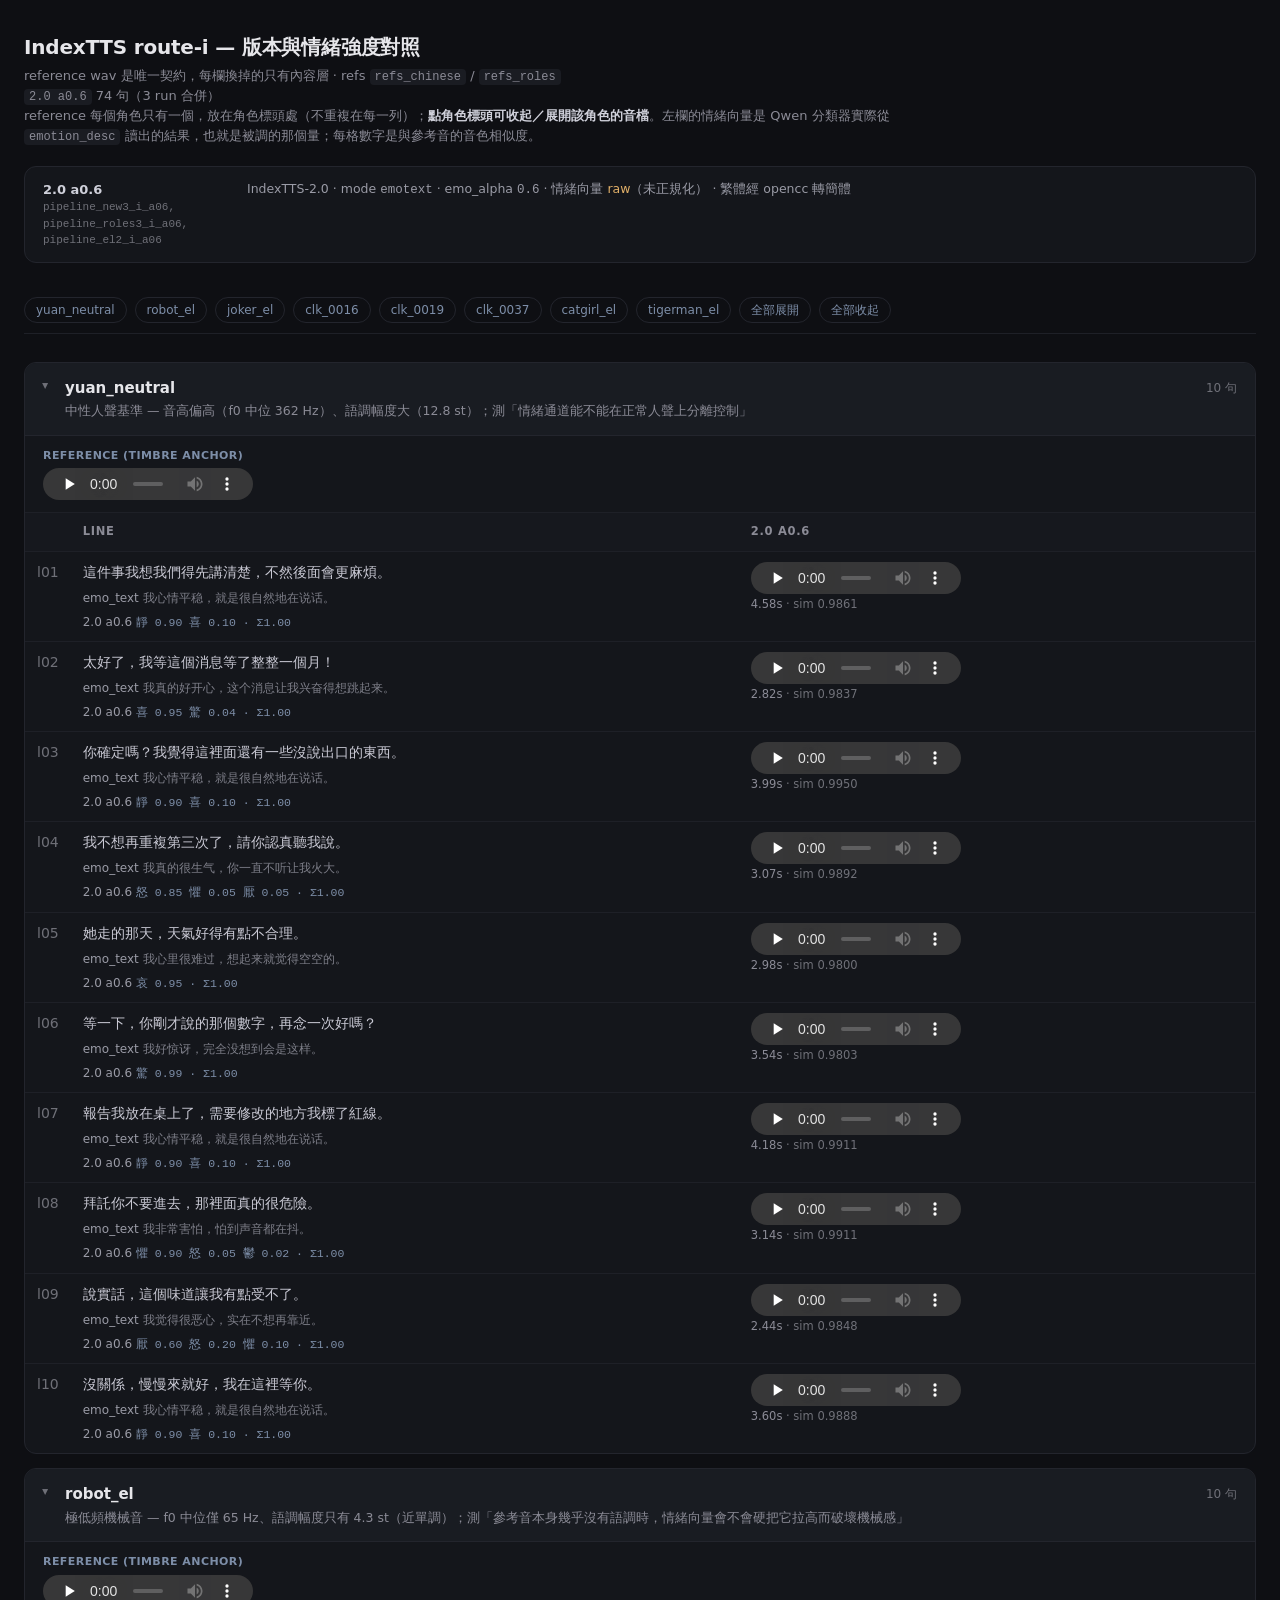
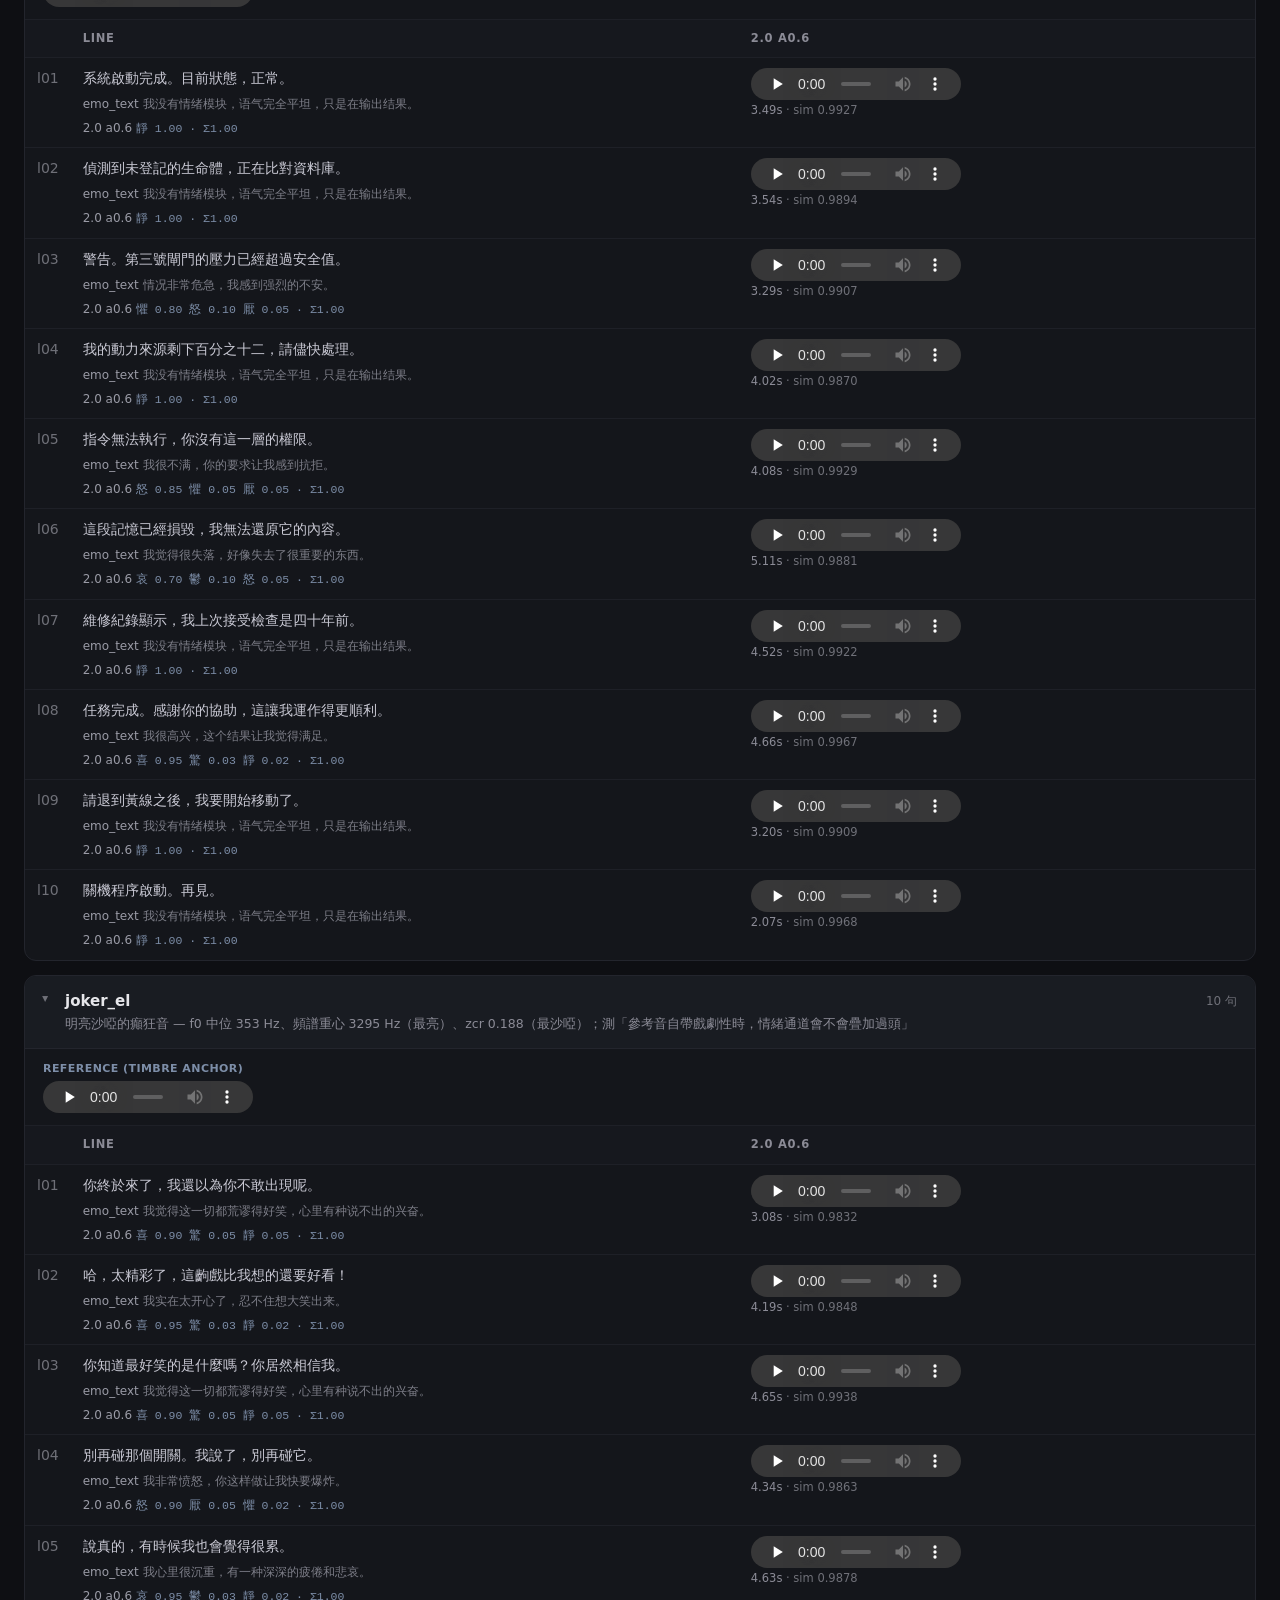
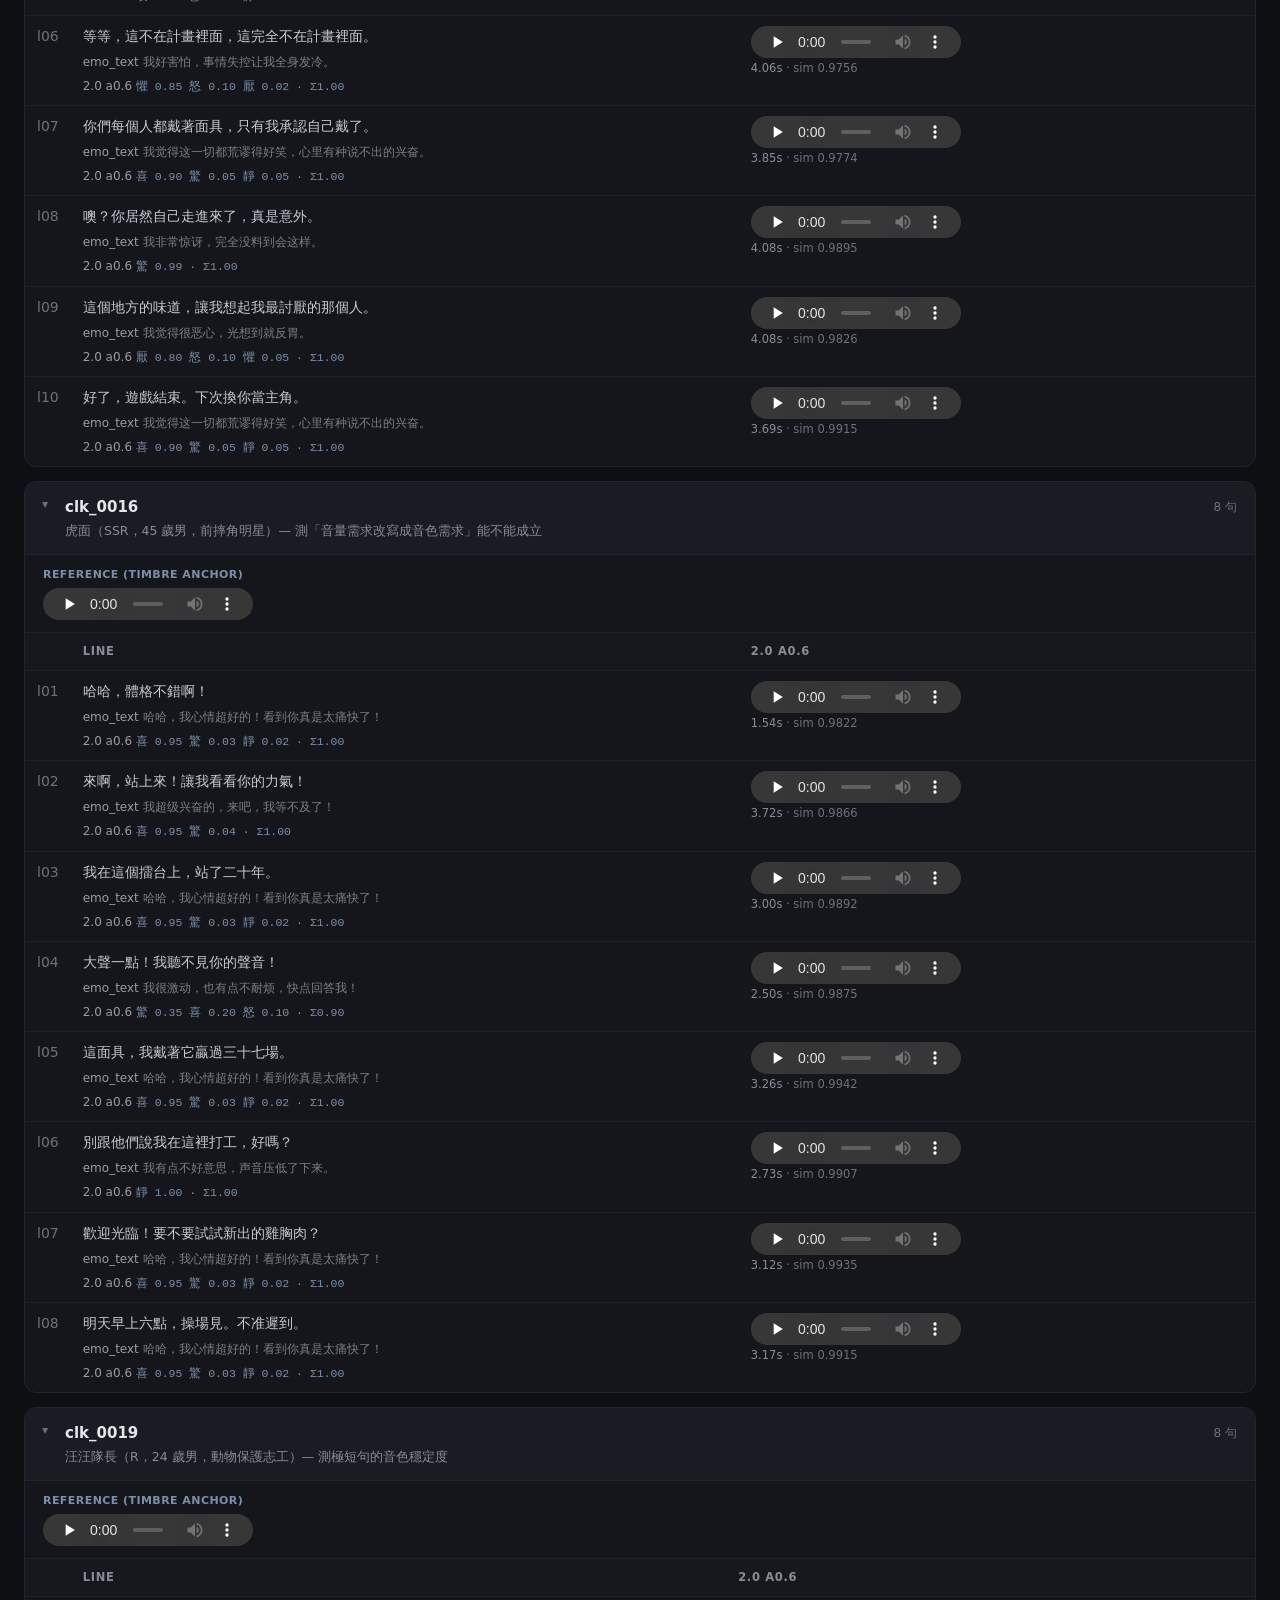
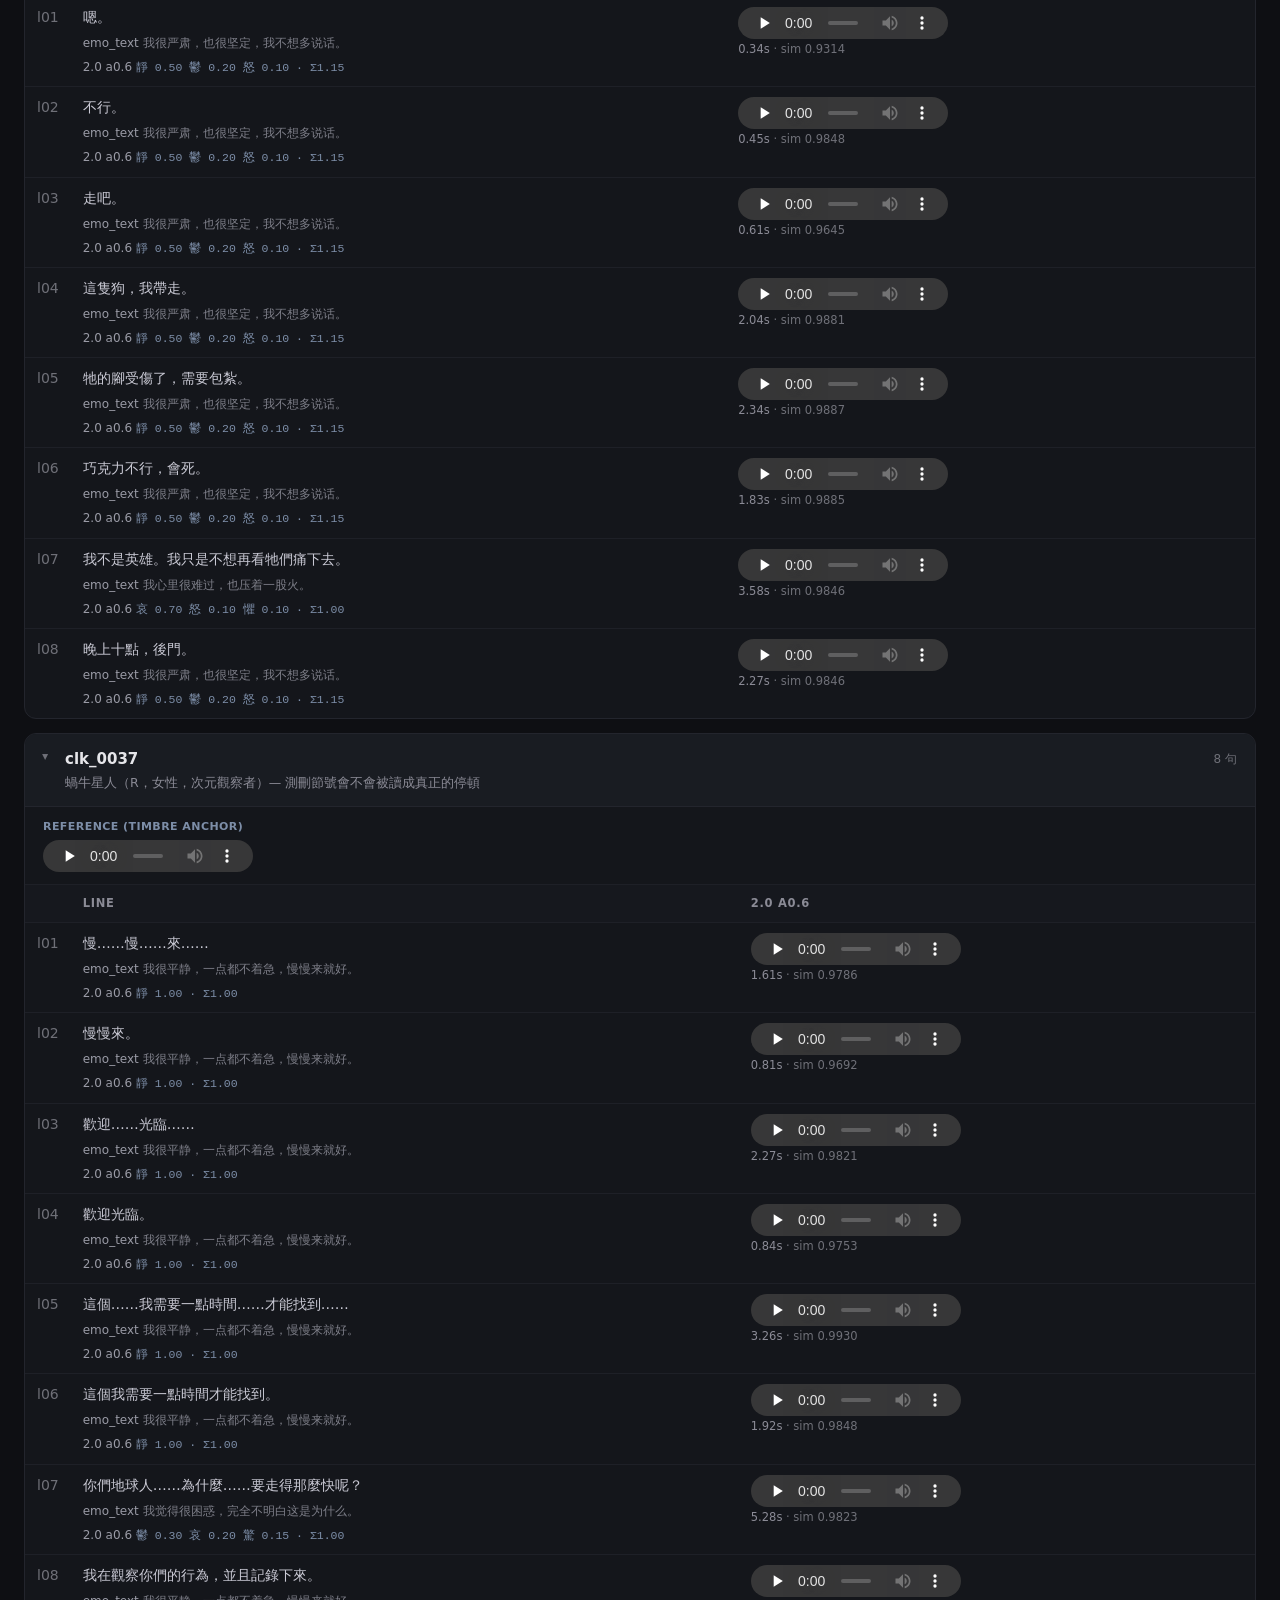
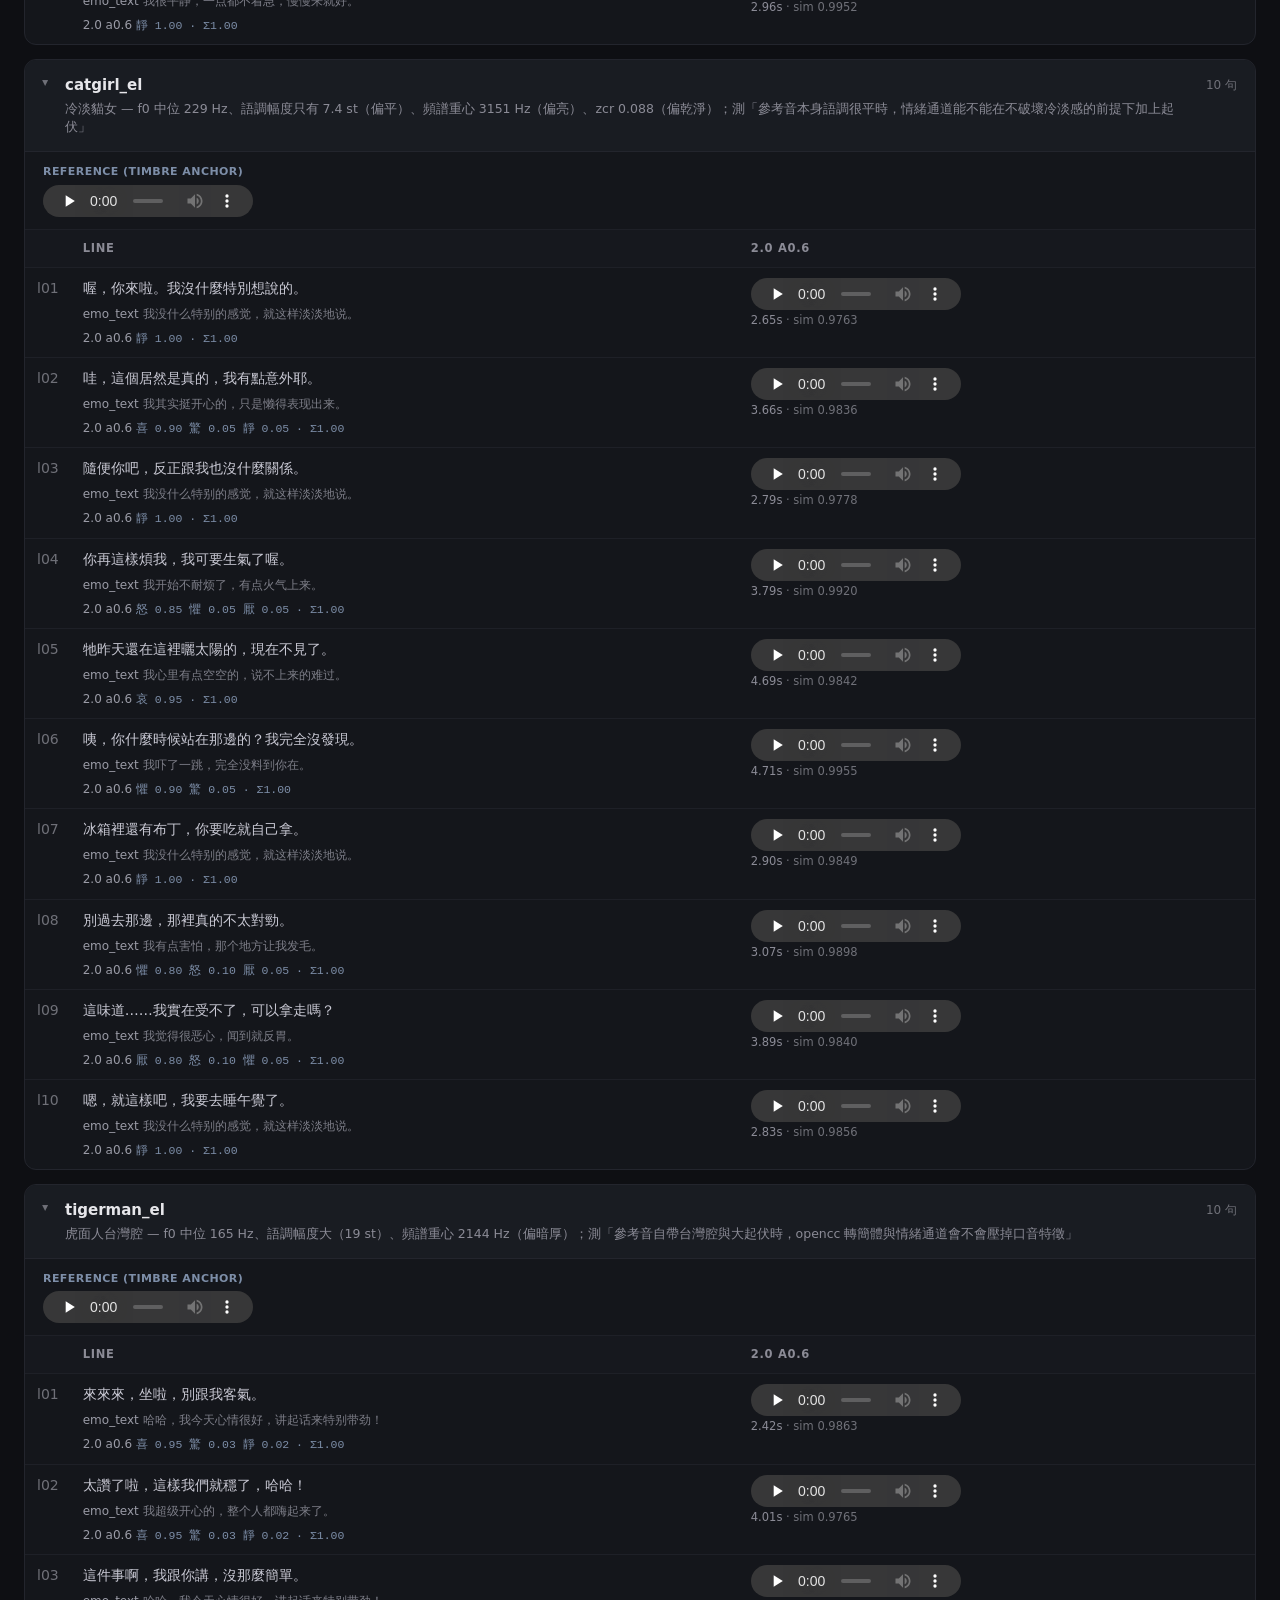
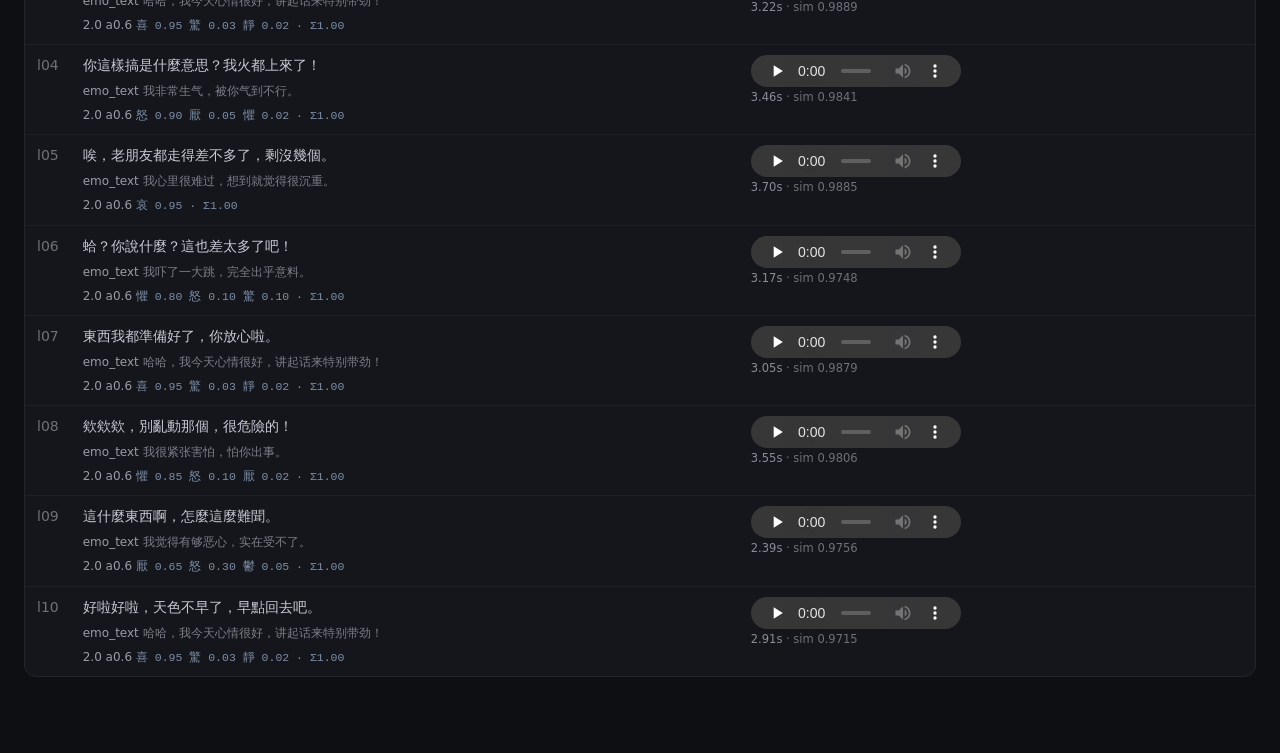
<file: index.html>
<!doctype html><meta charset=utf-8>
<title>IndexTTS route-i — 版本與情緒強度對照</title>
<style>
:root { color-scheme: dark; }
* { box-sizing: border-box; }
body { margin: 0; padding: 32px 24px 64px; background: #0e0f13; color: #e6e6ea;
       font: 14px/1.5 ui-sans-serif, system-ui, -apple-system, "Noto Sans TC", sans-serif; }
h1 { font-size: 20px; margin: 0 0 4px; font-weight: 650; letter-spacing: -0.01em; }
.sub { color: #8b8b96; font-size: 13px; margin-bottom: 20px; max-width: 106ch; }
.sub code { background: #1a1c22; padding: 1px 5px; border-radius: 4px; font-size: 12px; }
.sub b { color: #cfd0da; }
.legend { border: 1px solid #23252d; border-radius: 12px; background: #14161b;
          padding: 4px 0; margin-bottom: 32px; }
.legend div { display: grid; grid-template-columns: 190px 1fr; gap: 14px;
              padding: 9px 18px; border-bottom: 1px solid #1e2027; }
.legend div:last-child { border-bottom: none; }
.legend dt { font-weight: 620; color: #cfd0da; font-size: 13px; }
.legend dt small { display: block; color: #6f7078; font-weight: 400;
                   font-family: ui-monospace, monospace; font-size: 11px; }
.legend dd { margin: 0; color: #9a9ba6; font-size: 12.5px; }
.legend dd em { color: #e0af68; font-style: normal; }
.warn { border: 1px solid #5c4420; background: #241c10; color: #e0af68;
        border-radius: 10px; padding: 10px 14px; margin-bottom: 16px; font-size: 12.5px; }
details { margin-bottom: 14px; border: 1px solid #23252d; border-radius: 12px;
          overflow: hidden; background: #14161b;
          /* The jump bar is sticky and ~47px tall, so an anchor jump would land the
             character name underneath it — the one thing the jump needs to confirm. */
          scroll-margin-top: 60px; }
html { scroll-behavior: smooth; }
summary { padding: 14px 18px 14px 40px; background: #191c22; cursor: pointer;
          display: flex; gap: 18px; align-items: flex-start; flex-wrap: wrap;
          position: relative; list-style: none; user-select: none; }
summary::-webkit-details-marker { display: none; }
summary::before { content: "▸"; position: absolute; left: 18px; top: 14px;
                  color: #6f7078; font-size: 12px; transition: transform .12s; }
details[open] > summary::before { transform: rotate(90deg); }
details[open] > summary { border-bottom: 1px solid #23252d; }
summary:hover { background: #1d2129; }
summary:hover::before { color: #cfd0da; }
.count { color: #6f7078; font-size: 12px; margin-left: auto; white-space: nowrap;
         padding-top: 2px; }
.cbody { padding: 12px 18px; border-bottom: 1px solid #1e2027; }
.who { flex: 1 1 30ch; min-width: 26ch; }
.anchorbox .lbl { color: #7d8ea8; font-size: 11px; font-weight: 600;
                  letter-spacing: 0.04em; text-transform: uppercase;
                  margin-bottom: 4px; }
.cid { font-weight: 650; font-size: 15px; margin: 0; }
.crole { color: #8b8b96; font-size: 12.5px; margin-top: 3px; }
.nav { display: flex; flex-wrap: wrap; gap: 8px; margin: -8px 0 28px;
       position: sticky; top: 0; z-index: 3; background: #0e0f13;
       padding: 10px 0; border-bottom: 1px solid #1e2027; }
.nav a { color: #7d8ea8; text-decoration: none; font-size: 12px;
         border: 1px solid #23252d; border-radius: 999px; padding: 3px 11px; }
.nav a:hover { color: #cfd0da; border-color: #3a3d47; background: #191c22; }
.nav .allbtn { cursor: pointer; }
details:target .cid { color: #e0af68; }
.scroll { overflow-x: auto; }
table { width: 100%; border-collapse: collapse; }
th, td { padding: 10px 12px; text-align: left; vertical-align: top;
         border-bottom: 1px solid #1e2027; }
th { font-size: 11.5px; text-transform: uppercase; letter-spacing: 0.06em;
     color: #8b8b96; font-weight: 600; background: #16181e; white-space: nowrap; }
tr:last-child td { border-bottom: none; }

td.line { color: #c9c9d4; min-width: 22ch; max-width: 34ch; }
td.lid { color: #6f7078; font-variant-numeric: tabular-nums; width: 1%;
         white-space: nowrap; }
audio { height: 32px; width: 210px; display: block; }
.missing { color: #4d4f57; font-size: 12px; }
.dur { color: #6f7078; font-size: 11.5px; font-variant-numeric: tabular-nums;
       margin: 2px 0 0; white-space: nowrap; }
.dur b { color: #8b8b96; font-weight: 500; }
.emo { color: #7d7e88; font-size: 12px; margin-top: 6px; }
.emo b { color: #9a9ba6; font-weight: 500; }
.vec { font-family: ui-monospace, monospace; font-size: 11.5px; color: #7d8ea8; }
</style>
<h1>IndexTTS route-i — 版本與情緒強度對照</h1>
<div class="sub">reference wav 是唯一契約，每欄換掉的只有內容層 · refs <code>refs_chinese</code> / <code>refs_roles</code><br><code>2.0 a0.6</code> 74 句（3 run 合併）<br>reference 每個角色只有一個，放在角色標頭處（不重複在每一列）；<b>點角色標頭可收起／展開該角色的音檔</b>。左欄的情緒向量是 Qwen 分類器實際從 <code>emotion_desc</code> 讀出的結果，也就是被調的那個量；每格數字是與參考音的音色相似度。</div>
<div class="legend">
<div><dt>2.0 a0.6<small>pipeline_new3_i_a06, pipeline_roles3_i_a06, pipeline_el2_i_a06</small></dt><dd>IndexTTS-2.0 · mode <code>emotext</code> · emo_alpha <code>0.6</code> · 情緒向量 <em>raw</em>（未正規化） · 繁體經 opencc 轉簡體</dd></div>
</div>
<div class="nav">
<a href="#yuan_neutral">yuan_neutral</a>
<a href="#robot_el">robot_el</a>
<a href="#joker_el">joker_el</a>
<a href="#clk_0016">clk_0016</a>
<a href="#clk_0019">clk_0019</a>
<a href="#clk_0037">clk_0037</a>
<a href="#catgirl_el">catgirl_el</a>
<a href="#tigerman_el">tigerman_el</a>
<a class="allbtn" onclick="toggleAll(true)">全部展開</a><a class="allbtn" onclick="toggleAll(false)">全部收起</a></div>
<details id="yuan_neutral" open>
<summary class="chead"><div class="who"><h2 class="cid">yuan_neutral</h2><div class="crole">中性人聲基準 — 音高偏高（f0 中位 362 Hz）、語調幅度大（12.8 st）；測「情緒通道能不能在正常人聲上分離控制」</div></div><span class="count">10 句</span></summary><div class="cbody"><div class="anchorbox"><div class="lbl">reference (timbre anchor)</div><audio controls preload="none" src="assets/refs_chinese/yuan_neutral.wav"></audio></div></div>
<div class="scroll"><table><tr><th></th><th>line</th>
<th>2.0 a0.6</th>
</tr>
<tr><td class="lid">l01</td><td class="line">這件事我想我們得先講清楚，不然後面會更麻煩。<div class="emo"><b>emo_text</b> 我心情平稳，就是很自然地在说话。</div><div class="emo"><b>2.0 a0.6</b> <span class="vec">靜 0.90 喜 0.10 · Σ1.00</span></div></td>
<td><audio controls preload="none" src="assets/pipeline_new3_i_a06/yuan_neutral_l01.wav"></audio><div class="dur"><b>4.58s</b> · sim 0.9861</div></td>
</tr>
<tr><td class="lid">l02</td><td class="line">太好了，我等這個消息等了整整一個月！<div class="emo"><b>emo_text</b> 我真的好开心，这个消息让我兴奋得想跳起来。</div><div class="emo"><b>2.0 a0.6</b> <span class="vec">喜 0.95 驚 0.04 · Σ1.00</span></div></td>
<td><audio controls preload="none" src="assets/pipeline_new3_i_a06/yuan_neutral_l02.wav"></audio><div class="dur"><b>2.82s</b> · sim 0.9837</div></td>
</tr>
<tr><td class="lid">l03</td><td class="line">你確定嗎？我覺得這裡面還有一些沒說出口的東西。<div class="emo"><b>emo_text</b> 我心情平稳，就是很自然地在说话。</div><div class="emo"><b>2.0 a0.6</b> <span class="vec">靜 0.90 喜 0.10 · Σ1.00</span></div></td>
<td><audio controls preload="none" src="assets/pipeline_new3_i_a06/yuan_neutral_l03.wav"></audio><div class="dur"><b>3.99s</b> · sim 0.9950</div></td>
</tr>
<tr><td class="lid">l04</td><td class="line">我不想再重複第三次了，請你認真聽我說。<div class="emo"><b>emo_text</b> 我真的很生气，你一直不听让我火大。</div><div class="emo"><b>2.0 a0.6</b> <span class="vec">怒 0.85 懼 0.05 厭 0.05 · Σ1.00</span></div></td>
<td><audio controls preload="none" src="assets/pipeline_new3_i_a06/yuan_neutral_l04.wav"></audio><div class="dur"><b>3.07s</b> · sim 0.9892</div></td>
</tr>
<tr><td class="lid">l05</td><td class="line">她走的那天，天氣好得有點不合理。<div class="emo"><b>emo_text</b> 我心里很难过，想起来就觉得空空的。</div><div class="emo"><b>2.0 a0.6</b> <span class="vec">哀 0.95 · Σ1.00</span></div></td>
<td><audio controls preload="none" src="assets/pipeline_new3_i_a06/yuan_neutral_l05.wav"></audio><div class="dur"><b>2.98s</b> · sim 0.9800</div></td>
</tr>
<tr><td class="lid">l06</td><td class="line">等一下，你剛才說的那個數字，再念一次好嗎？<div class="emo"><b>emo_text</b> 我好惊讶，完全没想到会是这样。</div><div class="emo"><b>2.0 a0.6</b> <span class="vec">驚 0.99 · Σ1.00</span></div></td>
<td><audio controls preload="none" src="assets/pipeline_new3_i_a06/yuan_neutral_l06.wav"></audio><div class="dur"><b>3.54s</b> · sim 0.9803</div></td>
</tr>
<tr><td class="lid">l07</td><td class="line">報告我放在桌上了，需要修改的地方我標了紅線。<div class="emo"><b>emo_text</b> 我心情平稳，就是很自然地在说话。</div><div class="emo"><b>2.0 a0.6</b> <span class="vec">靜 0.90 喜 0.10 · Σ1.00</span></div></td>
<td><audio controls preload="none" src="assets/pipeline_new3_i_a06/yuan_neutral_l07.wav"></audio><div class="dur"><b>4.18s</b> · sim 0.9911</div></td>
</tr>
<tr><td class="lid">l08</td><td class="line">拜託你不要進去，那裡面真的很危險。<div class="emo"><b>emo_text</b> 我非常害怕，怕到声音都在抖。</div><div class="emo"><b>2.0 a0.6</b> <span class="vec">懼 0.90 怒 0.05 鬱 0.02 · Σ1.00</span></div></td>
<td><audio controls preload="none" src="assets/pipeline_new3_i_a06/yuan_neutral_l08.wav"></audio><div class="dur"><b>3.14s</b> · sim 0.9911</div></td>
</tr>
<tr><td class="lid">l09</td><td class="line">說實話，這個味道讓我有點受不了。<div class="emo"><b>emo_text</b> 我觉得很恶心，实在不想再靠近。</div><div class="emo"><b>2.0 a0.6</b> <span class="vec">厭 0.60 怒 0.20 懼 0.10 · Σ1.00</span></div></td>
<td><audio controls preload="none" src="assets/pipeline_new3_i_a06/yuan_neutral_l09.wav"></audio><div class="dur"><b>2.44s</b> · sim 0.9848</div></td>
</tr>
<tr><td class="lid">l10</td><td class="line">沒關係，慢慢來就好，我在這裡等你。<div class="emo"><b>emo_text</b> 我心情平稳，就是很自然地在说话。</div><div class="emo"><b>2.0 a0.6</b> <span class="vec">靜 0.90 喜 0.10 · Σ1.00</span></div></td>
<td><audio controls preload="none" src="assets/pipeline_new3_i_a06/yuan_neutral_l10.wav"></audio><div class="dur"><b>3.60s</b> · sim 0.9888</div></td>
</tr>
</table></div></details>
<details id="robot_el" open>
<summary class="chead"><div class="who"><h2 class="cid">robot_el</h2><div class="crole">極低頻機械音 — f0 中位僅 65 Hz、語調幅度只有 4.3 st（近單調）；測「參考音本身幾乎沒有語調時，情緒向量會不會硬把它拉高而破壞機械感」</div></div><span class="count">10 句</span></summary><div class="cbody"><div class="anchorbox"><div class="lbl">reference (timbre anchor)</div><audio controls preload="none" src="assets/refs_chinese/robot_el.wav"></audio></div></div>
<div class="scroll"><table><tr><th></th><th>line</th>
<th>2.0 a0.6</th>
</tr>
<tr><td class="lid">l01</td><td class="line">系統啟動完成。目前狀態，正常。<div class="emo"><b>emo_text</b> 我没有情绪模块，语气完全平坦，只是在输出结果。</div><div class="emo"><b>2.0 a0.6</b> <span class="vec">靜 1.00 · Σ1.00</span></div></td>
<td><audio controls preload="none" src="assets/pipeline_new3_i_a06/robot_el_l01.wav"></audio><div class="dur"><b>3.49s</b> · sim 0.9927</div></td>
</tr>
<tr><td class="lid">l02</td><td class="line">偵測到未登記的生命體，正在比對資料庫。<div class="emo"><b>emo_text</b> 我没有情绪模块，语气完全平坦，只是在输出结果。</div><div class="emo"><b>2.0 a0.6</b> <span class="vec">靜 1.00 · Σ1.00</span></div></td>
<td><audio controls preload="none" src="assets/pipeline_new3_i_a06/robot_el_l02.wav"></audio><div class="dur"><b>3.54s</b> · sim 0.9894</div></td>
</tr>
<tr><td class="lid">l03</td><td class="line">警告。第三號閘門的壓力已經超過安全值。<div class="emo"><b>emo_text</b> 情况非常危急，我感到强烈的不安。</div><div class="emo"><b>2.0 a0.6</b> <span class="vec">懼 0.80 怒 0.10 厭 0.05 · Σ1.00</span></div></td>
<td><audio controls preload="none" src="assets/pipeline_new3_i_a06/robot_el_l03.wav"></audio><div class="dur"><b>3.29s</b> · sim 0.9907</div></td>
</tr>
<tr><td class="lid">l04</td><td class="line">我的動力來源剩下百分之十二，請儘快處理。<div class="emo"><b>emo_text</b> 我没有情绪模块，语气完全平坦，只是在输出结果。</div><div class="emo"><b>2.0 a0.6</b> <span class="vec">靜 1.00 · Σ1.00</span></div></td>
<td><audio controls preload="none" src="assets/pipeline_new3_i_a06/robot_el_l04.wav"></audio><div class="dur"><b>4.02s</b> · sim 0.9870</div></td>
</tr>
<tr><td class="lid">l05</td><td class="line">指令無法執行，你沒有這一層的權限。<div class="emo"><b>emo_text</b> 我很不满，你的要求让我感到抗拒。</div><div class="emo"><b>2.0 a0.6</b> <span class="vec">怒 0.85 懼 0.05 厭 0.05 · Σ1.00</span></div></td>
<td><audio controls preload="none" src="assets/pipeline_new3_i_a06/robot_el_l05.wav"></audio><div class="dur"><b>4.08s</b> · sim 0.9929</div></td>
</tr>
<tr><td class="lid">l06</td><td class="line">這段記憶已經損毀，我無法還原它的內容。<div class="emo"><b>emo_text</b> 我觉得很失落，好像失去了很重要的东西。</div><div class="emo"><b>2.0 a0.6</b> <span class="vec">哀 0.70 鬱 0.10 怒 0.05 · Σ1.00</span></div></td>
<td><audio controls preload="none" src="assets/pipeline_new3_i_a06/robot_el_l06.wav"></audio><div class="dur"><b>5.11s</b> · sim 0.9881</div></td>
</tr>
<tr><td class="lid">l07</td><td class="line">維修紀錄顯示，我上次接受檢查是四十年前。<div class="emo"><b>emo_text</b> 我没有情绪模块，语气完全平坦，只是在输出结果。</div><div class="emo"><b>2.0 a0.6</b> <span class="vec">靜 1.00 · Σ1.00</span></div></td>
<td><audio controls preload="none" src="assets/pipeline_new3_i_a06/robot_el_l07.wav"></audio><div class="dur"><b>4.52s</b> · sim 0.9922</div></td>
</tr>
<tr><td class="lid">l08</td><td class="line">任務完成。感謝你的協助，這讓我運作得更順利。<div class="emo"><b>emo_text</b> 我很高兴，这个结果让我觉得满足。</div><div class="emo"><b>2.0 a0.6</b> <span class="vec">喜 0.95 驚 0.03 靜 0.02 · Σ1.00</span></div></td>
<td><audio controls preload="none" src="assets/pipeline_new3_i_a06/robot_el_l08.wav"></audio><div class="dur"><b>4.66s</b> · sim 0.9967</div></td>
</tr>
<tr><td class="lid">l09</td><td class="line">請退到黃線之後，我要開始移動了。<div class="emo"><b>emo_text</b> 我没有情绪模块，语气完全平坦，只是在输出结果。</div><div class="emo"><b>2.0 a0.6</b> <span class="vec">靜 1.00 · Σ1.00</span></div></td>
<td><audio controls preload="none" src="assets/pipeline_new3_i_a06/robot_el_l09.wav"></audio><div class="dur"><b>3.20s</b> · sim 0.9909</div></td>
</tr>
<tr><td class="lid">l10</td><td class="line">關機程序啟動。再見。<div class="emo"><b>emo_text</b> 我没有情绪模块，语气完全平坦，只是在输出结果。</div><div class="emo"><b>2.0 a0.6</b> <span class="vec">靜 1.00 · Σ1.00</span></div></td>
<td><audio controls preload="none" src="assets/pipeline_new3_i_a06/robot_el_l10.wav"></audio><div class="dur"><b>2.07s</b> · sim 0.9968</div></td>
</tr>
</table></div></details>
<details id="joker_el" open>
<summary class="chead"><div class="who"><h2 class="cid">joker_el</h2><div class="crole">明亮沙啞的癲狂音 — f0 中位 353 Hz、頻譜重心 3295 Hz（最亮）、zcr 0.188（最沙啞）；測「參考音自帶戲劇性時，情緒通道會不會疊加過頭」</div></div><span class="count">10 句</span></summary><div class="cbody"><div class="anchorbox"><div class="lbl">reference (timbre anchor)</div><audio controls preload="none" src="assets/refs_chinese/joker_el.wav"></audio></div></div>
<div class="scroll"><table><tr><th></th><th>line</th>
<th>2.0 a0.6</th>
</tr>
<tr><td class="lid">l01</td><td class="line">你終於來了，我還以為你不敢出現呢。<div class="emo"><b>emo_text</b> 我觉得这一切都荒谬得好笑，心里有种说不出的兴奋。</div><div class="emo"><b>2.0 a0.6</b> <span class="vec">喜 0.90 驚 0.05 靜 0.05 · Σ1.00</span></div></td>
<td><audio controls preload="none" src="assets/pipeline_new3_i_a06/joker_el_l01.wav"></audio><div class="dur"><b>3.08s</b> · sim 0.9832</div></td>
</tr>
<tr><td class="lid">l02</td><td class="line">哈，太精彩了，這齣戲比我想的還要好看！<div class="emo"><b>emo_text</b> 我实在太开心了，忍不住想大笑出来。</div><div class="emo"><b>2.0 a0.6</b> <span class="vec">喜 0.95 驚 0.03 靜 0.02 · Σ1.00</span></div></td>
<td><audio controls preload="none" src="assets/pipeline_new3_i_a06/joker_el_l02.wav"></audio><div class="dur"><b>4.19s</b> · sim 0.9848</div></td>
</tr>
<tr><td class="lid">l03</td><td class="line">你知道最好笑的是什麼嗎？你居然相信我。<div class="emo"><b>emo_text</b> 我觉得这一切都荒谬得好笑，心里有种说不出的兴奋。</div><div class="emo"><b>2.0 a0.6</b> <span class="vec">喜 0.90 驚 0.05 靜 0.05 · Σ1.00</span></div></td>
<td><audio controls preload="none" src="assets/pipeline_new3_i_a06/joker_el_l03.wav"></audio><div class="dur"><b>4.65s</b> · sim 0.9938</div></td>
</tr>
<tr><td class="lid">l04</td><td class="line">別再碰那個開關。我說了，別再碰它。<div class="emo"><b>emo_text</b> 我非常愤怒，你这样做让我快要爆炸。</div><div class="emo"><b>2.0 a0.6</b> <span class="vec">怒 0.90 厭 0.05 懼 0.02 · Σ1.00</span></div></td>
<td><audio controls preload="none" src="assets/pipeline_new3_i_a06/joker_el_l04.wav"></audio><div class="dur"><b>4.34s</b> · sim 0.9863</div></td>
</tr>
<tr><td class="lid">l05</td><td class="line">說真的，有時候我也會覺得很累。<div class="emo"><b>emo_text</b> 我心里很沉重，有一种深深的疲倦和悲哀。</div><div class="emo"><b>2.0 a0.6</b> <span class="vec">哀 0.95 鬱 0.03 靜 0.02 · Σ1.00</span></div></td>
<td><audio controls preload="none" src="assets/pipeline_new3_i_a06/joker_el_l05.wav"></audio><div class="dur"><b>4.63s</b> · sim 0.9878</div></td>
</tr>
<tr><td class="lid">l06</td><td class="line">等等，這不在計畫裡面，這完全不在計畫裡面。<div class="emo"><b>emo_text</b> 我好害怕，事情失控让我全身发冷。</div><div class="emo"><b>2.0 a0.6</b> <span class="vec">懼 0.85 怒 0.10 厭 0.02 · Σ1.00</span></div></td>
<td><audio controls preload="none" src="assets/pipeline_new3_i_a06/joker_el_l06.wav"></audio><div class="dur"><b>4.06s</b> · sim 0.9756</div></td>
</tr>
<tr><td class="lid">l07</td><td class="line">你們每個人都戴著面具，只有我承認自己戴了。<div class="emo"><b>emo_text</b> 我觉得这一切都荒谬得好笑，心里有种说不出的兴奋。</div><div class="emo"><b>2.0 a0.6</b> <span class="vec">喜 0.90 驚 0.05 靜 0.05 · Σ1.00</span></div></td>
<td><audio controls preload="none" src="assets/pipeline_new3_i_a06/joker_el_l07.wav"></audio><div class="dur"><b>3.85s</b> · sim 0.9774</div></td>
</tr>
<tr><td class="lid">l08</td><td class="line">噢？你居然自己走進來了，真是意外。<div class="emo"><b>emo_text</b> 我非常惊讶，完全没料到会这样。</div><div class="emo"><b>2.0 a0.6</b> <span class="vec">驚 0.99 · Σ1.00</span></div></td>
<td><audio controls preload="none" src="assets/pipeline_new3_i_a06/joker_el_l08.wav"></audio><div class="dur"><b>4.08s</b> · sim 0.9895</div></td>
</tr>
<tr><td class="lid">l09</td><td class="line">這個地方的味道，讓我想起我最討厭的那個人。<div class="emo"><b>emo_text</b> 我觉得很恶心，光想到就反胃。</div><div class="emo"><b>2.0 a0.6</b> <span class="vec">厭 0.80 怒 0.10 懼 0.05 · Σ1.00</span></div></td>
<td><audio controls preload="none" src="assets/pipeline_new3_i_a06/joker_el_l09.wav"></audio><div class="dur"><b>4.08s</b> · sim 0.9826</div></td>
</tr>
<tr><td class="lid">l10</td><td class="line">好了，遊戲結束。下次換你當主角。<div class="emo"><b>emo_text</b> 我觉得这一切都荒谬得好笑，心里有种说不出的兴奋。</div><div class="emo"><b>2.0 a0.6</b> <span class="vec">喜 0.90 驚 0.05 靜 0.05 · Σ1.00</span></div></td>
<td><audio controls preload="none" src="assets/pipeline_new3_i_a06/joker_el_l10.wav"></audio><div class="dur"><b>3.69s</b> · sim 0.9915</div></td>
</tr>
</table></div></details>
<details id="clk_0016" open>
<summary class="chead"><div class="who"><h2 class="cid">clk_0016</h2><div class="crole">虎面（SSR，45 歲男，前摔角明星）— 測「音量需求改寫成音色需求」能不能成立</div></div><span class="count">8 句</span></summary><div class="cbody"><div class="anchorbox"><div class="lbl">reference (timbre anchor)</div><audio controls preload="none" src="assets/refs_roles/clk_0016.wav"></audio></div></div>
<div class="scroll"><table><tr><th></th><th>line</th>
<th>2.0 a0.6</th>
</tr>
<tr><td class="lid">l01</td><td class="line">哈哈，體格不錯啊！<div class="emo"><b>emo_text</b> 哈哈，我心情超好的！看到你真是太痛快了！</div><div class="emo"><b>2.0 a0.6</b> <span class="vec">喜 0.95 驚 0.03 靜 0.02 · Σ1.00</span></div></td>
<td><audio controls preload="none" src="assets/pipeline_roles3_i_a06/clk_0016_l01.wav"></audio><div class="dur"><b>1.54s</b> · sim 0.9822</div></td>
</tr>
<tr><td class="lid">l02</td><td class="line">來啊，站上來！讓我看看你的力氣！<div class="emo"><b>emo_text</b> 我超级兴奋的，来吧，我等不及了！</div><div class="emo"><b>2.0 a0.6</b> <span class="vec">喜 0.95 驚 0.04 · Σ1.00</span></div></td>
<td><audio controls preload="none" src="assets/pipeline_roles3_i_a06/clk_0016_l02.wav"></audio><div class="dur"><b>3.72s</b> · sim 0.9866</div></td>
</tr>
<tr><td class="lid">l03</td><td class="line">我在這個擂台上，站了二十年。<div class="emo"><b>emo_text</b> 哈哈，我心情超好的！看到你真是太痛快了！</div><div class="emo"><b>2.0 a0.6</b> <span class="vec">喜 0.95 驚 0.03 靜 0.02 · Σ1.00</span></div></td>
<td><audio controls preload="none" src="assets/pipeline_roles3_i_a06/clk_0016_l03.wav"></audio><div class="dur"><b>3.00s</b> · sim 0.9892</div></td>
</tr>
<tr><td class="lid">l04</td><td class="line">大聲一點！我聽不見你的聲音！<div class="emo"><b>emo_text</b> 我很激动，也有点不耐烦，快点回答我！</div><div class="emo"><b>2.0 a0.6</b> <span class="vec">驚 0.35 喜 0.20 怒 0.10 · Σ0.90</span></div></td>
<td><audio controls preload="none" src="assets/pipeline_roles3_i_a06/clk_0016_l04.wav"></audio><div class="dur"><b>2.50s</b> · sim 0.9875</div></td>
</tr>
<tr><td class="lid">l05</td><td class="line">這面具，我戴著它贏過三十七場。<div class="emo"><b>emo_text</b> 哈哈，我心情超好的！看到你真是太痛快了！</div><div class="emo"><b>2.0 a0.6</b> <span class="vec">喜 0.95 驚 0.03 靜 0.02 · Σ1.00</span></div></td>
<td><audio controls preload="none" src="assets/pipeline_roles3_i_a06/clk_0016_l05.wav"></audio><div class="dur"><b>3.26s</b> · sim 0.9942</div></td>
</tr>
<tr><td class="lid">l06</td><td class="line">別跟他們說我在這裡打工，好嗎？<div class="emo"><b>emo_text</b> 我有点不好意思，声音压低了下来。</div><div class="emo"><b>2.0 a0.6</b> <span class="vec">靜 1.00 · Σ1.00</span></div></td>
<td><audio controls preload="none" src="assets/pipeline_roles3_i_a06/clk_0016_l06.wav"></audio><div class="dur"><b>2.73s</b> · sim 0.9907</div></td>
</tr>
<tr><td class="lid">l07</td><td class="line">歡迎光臨！要不要試試新出的雞胸肉？<div class="emo"><b>emo_text</b> 哈哈，我心情超好的！看到你真是太痛快了！</div><div class="emo"><b>2.0 a0.6</b> <span class="vec">喜 0.95 驚 0.03 靜 0.02 · Σ1.00</span></div></td>
<td><audio controls preload="none" src="assets/pipeline_roles3_i_a06/clk_0016_l07.wav"></audio><div class="dur"><b>3.12s</b> · sim 0.9935</div></td>
</tr>
<tr><td class="lid">l08</td><td class="line">明天早上六點，操場見。不准遲到。<div class="emo"><b>emo_text</b> 哈哈，我心情超好的！看到你真是太痛快了！</div><div class="emo"><b>2.0 a0.6</b> <span class="vec">喜 0.95 驚 0.03 靜 0.02 · Σ1.00</span></div></td>
<td><audio controls preload="none" src="assets/pipeline_roles3_i_a06/clk_0016_l08.wav"></audio><div class="dur"><b>3.17s</b> · sim 0.9915</div></td>
</tr>
</table></div></details>
<details id="clk_0019" open>
<summary class="chead"><div class="who"><h2 class="cid">clk_0019</h2><div class="crole">汪汪隊長（R，24 歲男，動物保護志工）— 測極短句的音色穩定度</div></div><span class="count">8 句</span></summary><div class="cbody"><div class="anchorbox"><div class="lbl">reference (timbre anchor)</div><audio controls preload="none" src="assets/refs_roles/clk_0019.wav"></audio></div></div>
<div class="scroll"><table><tr><th></th><th>line</th>
<th>2.0 a0.6</th>
</tr>
<tr><td class="lid">l01</td><td class="line">嗯。<div class="emo"><b>emo_text</b> 我很严肃，也很坚定，我不想多说话。</div><div class="emo"><b>2.0 a0.6</b> <span class="vec">靜 0.50 鬱 0.20 怒 0.10 · Σ1.15</span></div></td>
<td><audio controls preload="none" src="assets/pipeline_roles3_i_a06/clk_0019_l01.wav"></audio><div class="dur"><b>0.34s</b> · sim 0.9314</div></td>
</tr>
<tr><td class="lid">l02</td><td class="line">不行。<div class="emo"><b>emo_text</b> 我很严肃，也很坚定，我不想多说话。</div><div class="emo"><b>2.0 a0.6</b> <span class="vec">靜 0.50 鬱 0.20 怒 0.10 · Σ1.15</span></div></td>
<td><audio controls preload="none" src="assets/pipeline_roles3_i_a06/clk_0019_l02.wav"></audio><div class="dur"><b>0.45s</b> · sim 0.9848</div></td>
</tr>
<tr><td class="lid">l03</td><td class="line">走吧。<div class="emo"><b>emo_text</b> 我很严肃，也很坚定，我不想多说话。</div><div class="emo"><b>2.0 a0.6</b> <span class="vec">靜 0.50 鬱 0.20 怒 0.10 · Σ1.15</span></div></td>
<td><audio controls preload="none" src="assets/pipeline_roles3_i_a06/clk_0019_l03.wav"></audio><div class="dur"><b>0.61s</b> · sim 0.9645</div></td>
</tr>
<tr><td class="lid">l04</td><td class="line">這隻狗，我帶走。<div class="emo"><b>emo_text</b> 我很严肃，也很坚定，我不想多说话。</div><div class="emo"><b>2.0 a0.6</b> <span class="vec">靜 0.50 鬱 0.20 怒 0.10 · Σ1.15</span></div></td>
<td><audio controls preload="none" src="assets/pipeline_roles3_i_a06/clk_0019_l04.wav"></audio><div class="dur"><b>2.04s</b> · sim 0.9881</div></td>
</tr>
<tr><td class="lid">l05</td><td class="line">牠的腳受傷了，需要包紮。<div class="emo"><b>emo_text</b> 我很严肃，也很坚定，我不想多说话。</div><div class="emo"><b>2.0 a0.6</b> <span class="vec">靜 0.50 鬱 0.20 怒 0.10 · Σ1.15</span></div></td>
<td><audio controls preload="none" src="assets/pipeline_roles3_i_a06/clk_0019_l05.wav"></audio><div class="dur"><b>2.34s</b> · sim 0.9887</div></td>
</tr>
<tr><td class="lid">l06</td><td class="line">巧克力不行，會死。<div class="emo"><b>emo_text</b> 我很严肃，也很坚定，我不想多说话。</div><div class="emo"><b>2.0 a0.6</b> <span class="vec">靜 0.50 鬱 0.20 怒 0.10 · Σ1.15</span></div></td>
<td><audio controls preload="none" src="assets/pipeline_roles3_i_a06/clk_0019_l06.wav"></audio><div class="dur"><b>1.83s</b> · sim 0.9885</div></td>
</tr>
<tr><td class="lid">l07</td><td class="line">我不是英雄。我只是不想再看牠們痛下去。<div class="emo"><b>emo_text</b> 我心里很难过，也压着一股火。</div><div class="emo"><b>2.0 a0.6</b> <span class="vec">哀 0.70 怒 0.10 懼 0.10 · Σ1.00</span></div></td>
<td><audio controls preload="none" src="assets/pipeline_roles3_i_a06/clk_0019_l07.wav"></audio><div class="dur"><b>3.58s</b> · sim 0.9846</div></td>
</tr>
<tr><td class="lid">l08</td><td class="line">晚上十點，後門。<div class="emo"><b>emo_text</b> 我很严肃，也很坚定，我不想多说话。</div><div class="emo"><b>2.0 a0.6</b> <span class="vec">靜 0.50 鬱 0.20 怒 0.10 · Σ1.15</span></div></td>
<td><audio controls preload="none" src="assets/pipeline_roles3_i_a06/clk_0019_l08.wav"></audio><div class="dur"><b>2.27s</b> · sim 0.9846</div></td>
</tr>
</table></div></details>
<details id="clk_0037" open>
<summary class="chead"><div class="who"><h2 class="cid">clk_0037</h2><div class="crole">蝸牛星人（R，女性，次元觀察者）— 測刪節號會不會被讀成真正的停頓</div></div><span class="count">8 句</span></summary><div class="cbody"><div class="anchorbox"><div class="lbl">reference (timbre anchor)</div><audio controls preload="none" src="assets/refs_roles/clk_0037.wav"></audio></div></div>
<div class="scroll"><table><tr><th></th><th>line</th>
<th>2.0 a0.6</th>
</tr>
<tr><td class="lid">l01</td><td class="line">慢……慢……來……<div class="emo"><b>emo_text</b> 我很平静，一点都不着急，慢慢来就好。</div><div class="emo"><b>2.0 a0.6</b> <span class="vec">靜 1.00 · Σ1.00</span></div></td>
<td><audio controls preload="none" src="assets/pipeline_roles3_i_a06/clk_0037_l01.wav"></audio><div class="dur"><b>1.61s</b> · sim 0.9786</div></td>
</tr>
<tr><td class="lid">l02</td><td class="line">慢慢來。<div class="emo"><b>emo_text</b> 我很平静，一点都不着急，慢慢来就好。</div><div class="emo"><b>2.0 a0.6</b> <span class="vec">靜 1.00 · Σ1.00</span></div></td>
<td><audio controls preload="none" src="assets/pipeline_roles3_i_a06/clk_0037_l02.wav"></audio><div class="dur"><b>0.81s</b> · sim 0.9692</div></td>
</tr>
<tr><td class="lid">l03</td><td class="line">歡迎……光臨……<div class="emo"><b>emo_text</b> 我很平静，一点都不着急，慢慢来就好。</div><div class="emo"><b>2.0 a0.6</b> <span class="vec">靜 1.00 · Σ1.00</span></div></td>
<td><audio controls preload="none" src="assets/pipeline_roles3_i_a06/clk_0037_l03.wav"></audio><div class="dur"><b>2.27s</b> · sim 0.9821</div></td>
</tr>
<tr><td class="lid">l04</td><td class="line">歡迎光臨。<div class="emo"><b>emo_text</b> 我很平静，一点都不着急，慢慢来就好。</div><div class="emo"><b>2.0 a0.6</b> <span class="vec">靜 1.00 · Σ1.00</span></div></td>
<td><audio controls preload="none" src="assets/pipeline_roles3_i_a06/clk_0037_l04.wav"></audio><div class="dur"><b>0.84s</b> · sim 0.9753</div></td>
</tr>
<tr><td class="lid">l05</td><td class="line">這個……我需要一點時間……才能找到……<div class="emo"><b>emo_text</b> 我很平静，一点都不着急，慢慢来就好。</div><div class="emo"><b>2.0 a0.6</b> <span class="vec">靜 1.00 · Σ1.00</span></div></td>
<td><audio controls preload="none" src="assets/pipeline_roles3_i_a06/clk_0037_l05.wav"></audio><div class="dur"><b>3.26s</b> · sim 0.9930</div></td>
</tr>
<tr><td class="lid">l06</td><td class="line">這個我需要一點時間才能找到。<div class="emo"><b>emo_text</b> 我很平静，一点都不着急，慢慢来就好。</div><div class="emo"><b>2.0 a0.6</b> <span class="vec">靜 1.00 · Σ1.00</span></div></td>
<td><audio controls preload="none" src="assets/pipeline_roles3_i_a06/clk_0037_l06.wav"></audio><div class="dur"><b>1.92s</b> · sim 0.9848</div></td>
</tr>
<tr><td class="lid">l07</td><td class="line">你們地球人……為什麼……要走得那麼快呢？<div class="emo"><b>emo_text</b> 我觉得很困惑，完全不明白这是为什么。</div><div class="emo"><b>2.0 a0.6</b> <span class="vec">鬱 0.30 哀 0.20 驚 0.15 · Σ1.00</span></div></td>
<td><audio controls preload="none" src="assets/pipeline_roles3_i_a06/clk_0037_l07.wav"></audio><div class="dur"><b>5.28s</b> · sim 0.9823</div></td>
</tr>
<tr><td class="lid">l08</td><td class="line">我在觀察你們的行為，並且記錄下來。<div class="emo"><b>emo_text</b> 我很平静，一点都不着急，慢慢来就好。</div><div class="emo"><b>2.0 a0.6</b> <span class="vec">靜 1.00 · Σ1.00</span></div></td>
<td><audio controls preload="none" src="assets/pipeline_roles3_i_a06/clk_0037_l08.wav"></audio><div class="dur"><b>2.96s</b> · sim 0.9952</div></td>
</tr>
</table></div></details>
<details id="catgirl_el" open>
<summary class="chead"><div class="who"><h2 class="cid">catgirl_el</h2><div class="crole">冷淡貓女 — f0 中位 229 Hz、語調幅度只有 7.4 st（偏平）、頻譜重心 3151 Hz（偏亮）、zcr 0.088（偏乾淨）；測「參考音本身語調很平時，情緒通道能不能在不破壞冷淡感的前提下加上起伏」</div></div><span class="count">10 句</span></summary><div class="cbody"><div class="anchorbox"><div class="lbl">reference (timbre anchor)</div><audio controls preload="none" src="assets/refs_chinese/catgirl_el.wav"></audio></div></div>
<div class="scroll"><table><tr><th></th><th>line</th>
<th>2.0 a0.6</th>
</tr>
<tr><td class="lid">l01</td><td class="line">喔，你來啦。我沒什麼特別想說的。<div class="emo"><b>emo_text</b> 我没什么特别的感觉，就这样淡淡地说。</div><div class="emo"><b>2.0 a0.6</b> <span class="vec">靜 1.00 · Σ1.00</span></div></td>
<td><audio controls preload="none" src="assets/pipeline_el2_i_a06/catgirl_el_l01.wav"></audio><div class="dur"><b>2.65s</b> · sim 0.9763</div></td>
</tr>
<tr><td class="lid">l02</td><td class="line">哇，這個居然是真的，我有點意外耶。<div class="emo"><b>emo_text</b> 我其实挺开心的，只是懒得表现出来。</div><div class="emo"><b>2.0 a0.6</b> <span class="vec">喜 0.90 驚 0.05 靜 0.05 · Σ1.00</span></div></td>
<td><audio controls preload="none" src="assets/pipeline_el2_i_a06/catgirl_el_l02.wav"></audio><div class="dur"><b>3.66s</b> · sim 0.9836</div></td>
</tr>
<tr><td class="lid">l03</td><td class="line">隨便你吧，反正跟我也沒什麼關係。<div class="emo"><b>emo_text</b> 我没什么特别的感觉，就这样淡淡地说。</div><div class="emo"><b>2.0 a0.6</b> <span class="vec">靜 1.00 · Σ1.00</span></div></td>
<td><audio controls preload="none" src="assets/pipeline_el2_i_a06/catgirl_el_l03.wav"></audio><div class="dur"><b>2.79s</b> · sim 0.9778</div></td>
</tr>
<tr><td class="lid">l04</td><td class="line">你再這樣煩我，我可要生氣了喔。<div class="emo"><b>emo_text</b> 我开始不耐烦了，有点火气上来。</div><div class="emo"><b>2.0 a0.6</b> <span class="vec">怒 0.85 懼 0.05 厭 0.05 · Σ1.00</span></div></td>
<td><audio controls preload="none" src="assets/pipeline_el2_i_a06/catgirl_el_l04.wav"></audio><div class="dur"><b>3.79s</b> · sim 0.9920</div></td>
</tr>
<tr><td class="lid">l05</td><td class="line">牠昨天還在這裡曬太陽的，現在不見了。<div class="emo"><b>emo_text</b> 我心里有点空空的，说不上来的难过。</div><div class="emo"><b>2.0 a0.6</b> <span class="vec">哀 0.95 · Σ1.00</span></div></td>
<td><audio controls preload="none" src="assets/pipeline_el2_i_a06/catgirl_el_l05.wav"></audio><div class="dur"><b>4.69s</b> · sim 0.9842</div></td>
</tr>
<tr><td class="lid">l06</td><td class="line">咦，你什麼時候站在那邊的？我完全沒發現。<div class="emo"><b>emo_text</b> 我吓了一跳，完全没料到你在。</div><div class="emo"><b>2.0 a0.6</b> <span class="vec">懼 0.90 驚 0.05 · Σ1.00</span></div></td>
<td><audio controls preload="none" src="assets/pipeline_el2_i_a06/catgirl_el_l06.wav"></audio><div class="dur"><b>4.71s</b> · sim 0.9955</div></td>
</tr>
<tr><td class="lid">l07</td><td class="line">冰箱裡還有布丁，你要吃就自己拿。<div class="emo"><b>emo_text</b> 我没什么特别的感觉，就这样淡淡地说。</div><div class="emo"><b>2.0 a0.6</b> <span class="vec">靜 1.00 · Σ1.00</span></div></td>
<td><audio controls preload="none" src="assets/pipeline_el2_i_a06/catgirl_el_l07.wav"></audio><div class="dur"><b>2.90s</b> · sim 0.9849</div></td>
</tr>
<tr><td class="lid">l08</td><td class="line">別過去那邊，那裡真的不太對勁。<div class="emo"><b>emo_text</b> 我有点害怕，那个地方让我发毛。</div><div class="emo"><b>2.0 a0.6</b> <span class="vec">懼 0.80 怒 0.10 厭 0.05 · Σ1.00</span></div></td>
<td><audio controls preload="none" src="assets/pipeline_el2_i_a06/catgirl_el_l08.wav"></audio><div class="dur"><b>3.07s</b> · sim 0.9898</div></td>
</tr>
<tr><td class="lid">l09</td><td class="line">這味道……我實在受不了，可以拿走嗎？<div class="emo"><b>emo_text</b> 我觉得很恶心，闻到就反胃。</div><div class="emo"><b>2.0 a0.6</b> <span class="vec">厭 0.80 怒 0.10 懼 0.05 · Σ1.00</span></div></td>
<td><audio controls preload="none" src="assets/pipeline_el2_i_a06/catgirl_el_l09.wav"></audio><div class="dur"><b>3.89s</b> · sim 0.9840</div></td>
</tr>
<tr><td class="lid">l10</td><td class="line">嗯，就這樣吧，我要去睡午覺了。<div class="emo"><b>emo_text</b> 我没什么特别的感觉，就这样淡淡地说。</div><div class="emo"><b>2.0 a0.6</b> <span class="vec">靜 1.00 · Σ1.00</span></div></td>
<td><audio controls preload="none" src="assets/pipeline_el2_i_a06/catgirl_el_l10.wav"></audio><div class="dur"><b>2.83s</b> · sim 0.9856</div></td>
</tr>
</table></div></details>
<details id="tigerman_el" open>
<summary class="chead"><div class="who"><h2 class="cid">tigerman_el</h2><div class="crole">虎面人台灣腔 — f0 中位 165 Hz、語調幅度大（19 st）、頻譜重心 2144 Hz（偏暗厚）；測「參考音自帶台灣腔與大起伏時，opencc 轉簡體與情緒通道會不會壓掉口音特徵」</div></div><span class="count">10 句</span></summary><div class="cbody"><div class="anchorbox"><div class="lbl">reference (timbre anchor)</div><audio controls preload="none" src="assets/refs_chinese/tigerman_el.wav"></audio></div></div>
<div class="scroll"><table><tr><th></th><th>line</th>
<th>2.0 a0.6</th>
</tr>
<tr><td class="lid">l01</td><td class="line">來來來，坐啦，別跟我客氣。<div class="emo"><b>emo_text</b> 哈哈，我今天心情很好，讲起话来特别带劲！</div><div class="emo"><b>2.0 a0.6</b> <span class="vec">喜 0.95 驚 0.03 靜 0.02 · Σ1.00</span></div></td>
<td><audio controls preload="none" src="assets/pipeline_el2_i_a06/tigerman_el_l01.wav"></audio><div class="dur"><b>2.42s</b> · sim 0.9863</div></td>
</tr>
<tr><td class="lid">l02</td><td class="line">太讚了啦，這樣我們就穩了，哈哈！<div class="emo"><b>emo_text</b> 我超级开心的，整个人都嗨起来了。</div><div class="emo"><b>2.0 a0.6</b> <span class="vec">喜 0.95 驚 0.03 靜 0.02 · Σ1.00</span></div></td>
<td><audio controls preload="none" src="assets/pipeline_el2_i_a06/tigerman_el_l02.wav"></audio><div class="dur"><b>4.01s</b> · sim 0.9765</div></td>
</tr>
<tr><td class="lid">l03</td><td class="line">這件事啊，我跟你講，沒那麼簡單。<div class="emo"><b>emo_text</b> 哈哈，我今天心情很好，讲起话来特别带劲！</div><div class="emo"><b>2.0 a0.6</b> <span class="vec">喜 0.95 驚 0.03 靜 0.02 · Σ1.00</span></div></td>
<td><audio controls preload="none" src="assets/pipeline_el2_i_a06/tigerman_el_l03.wav"></audio><div class="dur"><b>3.22s</b> · sim 0.9889</div></td>
</tr>
<tr><td class="lid">l04</td><td class="line">你這樣搞是什麼意思？我火都上來了！<div class="emo"><b>emo_text</b> 我非常生气，被你气到不行。</div><div class="emo"><b>2.0 a0.6</b> <span class="vec">怒 0.90 厭 0.05 懼 0.02 · Σ1.00</span></div></td>
<td><audio controls preload="none" src="assets/pipeline_el2_i_a06/tigerman_el_l04.wav"></audio><div class="dur"><b>3.46s</b> · sim 0.9841</div></td>
</tr>
<tr><td class="lid">l05</td><td class="line">唉，老朋友都走得差不多了，剩沒幾個。<div class="emo"><b>emo_text</b> 我心里很难过，想到就觉得很沉重。</div><div class="emo"><b>2.0 a0.6</b> <span class="vec">哀 0.95 · Σ1.00</span></div></td>
<td><audio controls preload="none" src="assets/pipeline_el2_i_a06/tigerman_el_l05.wav"></audio><div class="dur"><b>3.70s</b> · sim 0.9885</div></td>
</tr>
<tr><td class="lid">l06</td><td class="line">蛤？你說什麼？這也差太多了吧！<div class="emo"><b>emo_text</b> 我吓了一大跳，完全出乎意料。</div><div class="emo"><b>2.0 a0.6</b> <span class="vec">懼 0.80 怒 0.10 驚 0.10 · Σ1.00</span></div></td>
<td><audio controls preload="none" src="assets/pipeline_el2_i_a06/tigerman_el_l06.wav"></audio><div class="dur"><b>3.17s</b> · sim 0.9748</div></td>
</tr>
<tr><td class="lid">l07</td><td class="line">東西我都準備好了，你放心啦。<div class="emo"><b>emo_text</b> 哈哈，我今天心情很好，讲起话来特别带劲！</div><div class="emo"><b>2.0 a0.6</b> <span class="vec">喜 0.95 驚 0.03 靜 0.02 · Σ1.00</span></div></td>
<td><audio controls preload="none" src="assets/pipeline_el2_i_a06/tigerman_el_l07.wav"></audio><div class="dur"><b>3.05s</b> · sim 0.9879</div></td>
</tr>
<tr><td class="lid">l08</td><td class="line">欸欸欸，別亂動那個，很危險的！<div class="emo"><b>emo_text</b> 我很紧张害怕，怕你出事。</div><div class="emo"><b>2.0 a0.6</b> <span class="vec">懼 0.85 怒 0.10 厭 0.02 · Σ1.00</span></div></td>
<td><audio controls preload="none" src="assets/pipeline_el2_i_a06/tigerman_el_l08.wav"></audio><div class="dur"><b>3.55s</b> · sim 0.9806</div></td>
</tr>
<tr><td class="lid">l09</td><td class="line">這什麼東西啊，怎麼這麼難聞。<div class="emo"><b>emo_text</b> 我觉得有够恶心，实在受不了。</div><div class="emo"><b>2.0 a0.6</b> <span class="vec">厭 0.65 怒 0.30 鬱 0.05 · Σ1.00</span></div></td>
<td><audio controls preload="none" src="assets/pipeline_el2_i_a06/tigerman_el_l09.wav"></audio><div class="dur"><b>2.39s</b> · sim 0.9756</div></td>
</tr>
<tr><td class="lid">l10</td><td class="line">好啦好啦，天色不早了，早點回去吧。<div class="emo"><b>emo_text</b> 哈哈，我今天心情很好，讲起话来特别带劲！</div><div class="emo"><b>2.0 a0.6</b> <span class="vec">喜 0.95 驚 0.03 靜 0.02 · Σ1.00</span></div></td>
<td><audio controls preload="none" src="assets/pipeline_el2_i_a06/tigerman_el_l10.wav"></audio><div class="dur"><b>2.91s</b> · sim 0.9715</div></td>
</tr>
</table></div></details>
<script>
function toggleAll(v){document.querySelectorAll('details').forEach(d=>d.open=v);}
document.querySelectorAll('.nav a[href^="#"]').forEach(a=>a.addEventListener('click',()=>{const t=document.getElementById(decodeURIComponent(a.hash.slice(1)));if(t)t.open=true;}));
if(location.hash){const t=document.getElementById(decodeURIComponent(location.hash.slice(1)));if(t){t.open=true;t.scrollIntoView();}}
</script>
</file>
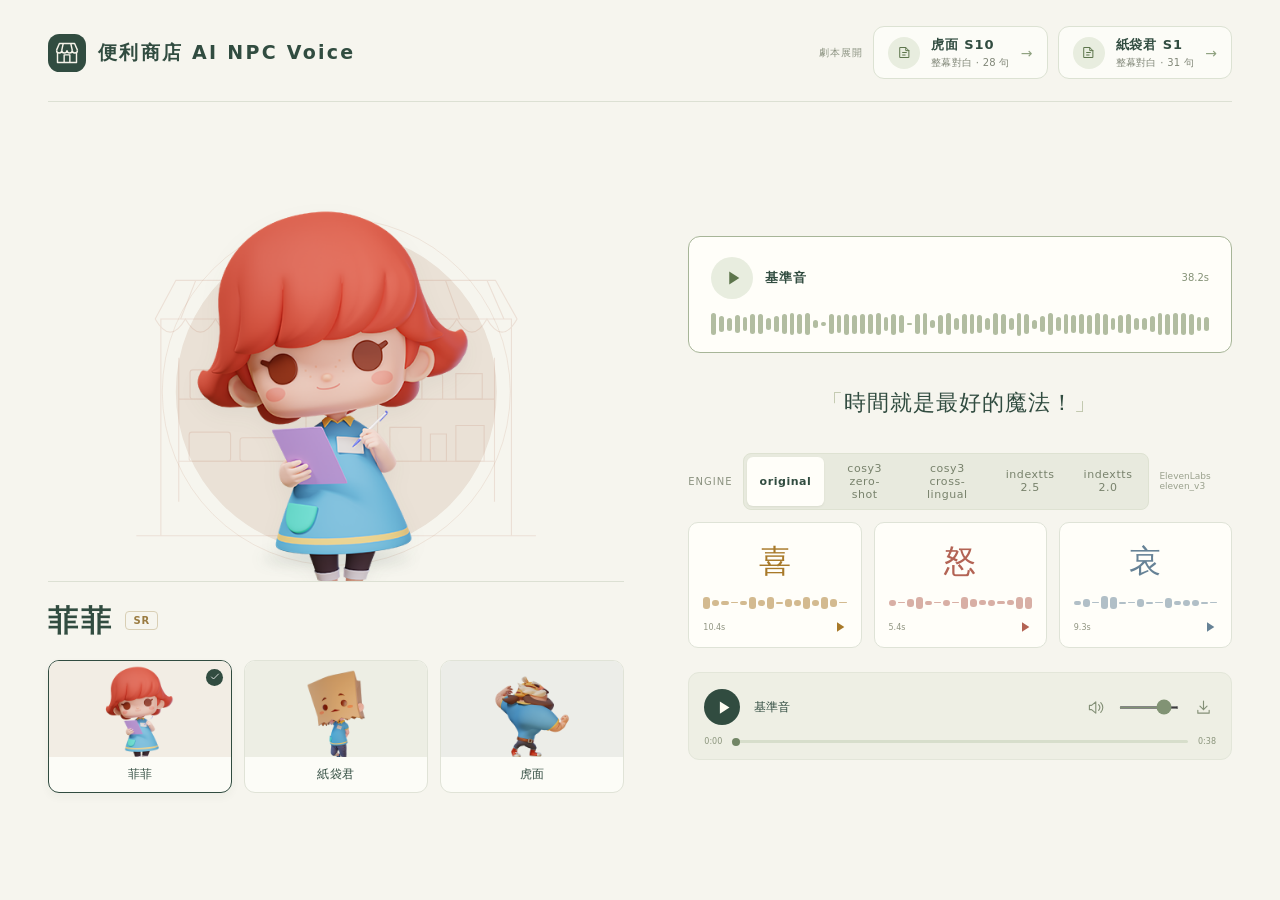
<file: convenientstore_m_poc/index.html>
<!doctype html>
<html lang="zh-Hant">
<meta charset="utf-8">
<meta name="viewport" content="width=1240">
<title>便利商店 AI NPC Voice</title>
<meta name="description" content="菲菲、紙袋君、虎面的角色選角與情緒語音試聽（ElevenLabs eleven_v3、CosyVoice3 inference_zero_shot · LM 見參考音 token、CosyVoice3 inference_cross_lingual · instruct 控情緒、IndexTTS-2.5 emotext α0.6 · 繁體直進、IndexTTS-2.0 emotext α0.6 · opencc tw2sp）。">
<style>
:root { --ink:#314c40; --muted:#818778; --line:#dce0d3; --accent:#af6246; }
* { box-sizing:border-box; }
body { margin:0; min-width:1100px; min-height:100svh; background:#f6f5ee; color:var(--ink);
  background-image:radial-gradient(#4557440a .6px, transparent .6px); background-size:6px 6px;
  font-family:ui-sans-serif,system-ui,-apple-system,"Noto Sans TC","PingFang TC","Microsoft JhengHei",sans-serif; }
button { font:inherit; color:inherit; cursor:pointer; }
button:disabled { cursor:default; opacity:.48; }
button:focus-visible, a:focus-visible, input:focus-visible { outline:3px solid #759b82; outline-offset:5px; }
.shell { width:min(1240px, calc(100% - 96px)); min-height:100svh; margin:0 auto; padding:26px 0; display:flex; flex-direction:column; }
.header { display:flex; align-items:center; padding-bottom:22px; border-bottom:1px solid var(--line); }
.brand { display:flex; align-items:center; gap:12px; }
.brand h1 { margin:0; font-size:19px; letter-spacing:.12em; font-weight:700; }
.nextpages { display:flex; align-items:center; gap:10px; margin-left:auto; }
.npsection { font-size:10px; letter-spacing:.1em; color:#8b9280; text-transform:uppercase; }
.nextpage { display:flex; align-items:center; gap:11px; padding:9px 14px; text-decoration:none;
  color:var(--ink); background:#fcfcf7; border:1.5px solid #dce2d3; border-radius:11px;
  transition:border-color 180ms, transform 180ms, box-shadow 180ms; }
.nextpage:hover { border-color:var(--ink); transform:translateY(-2px); box-shadow:0 4px 10px #30442c0f; }
.npicon { display:grid; place-items:center; width:32px; height:32px; flex-shrink:0; border-radius:50%;
  background:#e8eddf; color:#5d754c; }
.nptext { display:flex; flex-direction:column; gap:2px; line-height:1.35; }
.nptext b { font-size:13px; letter-spacing:.07em; font-weight:650; }
.nptext small { font-size:10px; letter-spacing:.03em; color:var(--muted); }
.nparrow { color:#8ea17f; font-size:14px; transition:transform 180ms; }
.nextpage:hover .nparrow { transform:translateX(3px); }
main { display:flex; flex:1; flex-direction:column; justify-content:center; padding:28px 0 8px; }
.casting { display:grid; grid-template-columns:minmax(0,1.06fr) minmax(0,1fr); align-items:center; gap:64px; }
.stage { height:clamp(310px,42vh,420px); position:relative; overflow:hidden; border-bottom:1px solid var(--line); }
.halo { height:85%; aspect-ratio:1; border-radius:50%; position:absolute; left:50%; top:50%;
  transform:translate(-50%,-50%); background:color-mix(in srgb, var(--accent) 10%, #f0efe6); transition:background 350ms; }
.halo::after { content:""; position:absolute; inset:-14px; border:1px solid color-mix(in srgb, var(--accent) 12%, transparent); border-radius:inherit; }
.scene { position:absolute; width:100%; height:100%; color:var(--accent); opacity:.14; }
.floor { position:absolute; width:150px; height:12px; bottom:16px; left:50%; transform:translateX(-50%);
  background:#314c4023; border-radius:50%; filter:blur(7px); }
.hero { position:absolute; left:50%; bottom:0; transform:translateX(-50%); width:100%; max-width:420px; height:100%;
  display:grid; place-items:end center; animation:arrival 400ms ease-out; }
.hero img { max-width:100%; max-height:100%; object-fit:contain; filter:drop-shadow(0 8px 10px #30442c0c); }
.hero.speaking img { animation:breathe 3s ease-in-out infinite; }
.identity { display:flex; align-items:center; padding:18px 0; gap:12px; animation:fade 300ms ease-out; }
.identity h2 { margin:0; font-weight:650; letter-spacing:.09em; font-size:30px; line-height:1.4; }
.rarity { font-size:10px; letter-spacing:.1em; font-weight:600; color:#9a7b41; border:1px solid #d9cfb5; padding:3px 7px; border-radius:4px; }
.roster { display:grid; grid-template-columns:repeat(3,minmax(0,1fr)); gap:12px; }
.card { position:relative; text-align:left; background:#fcfcf7; border:1.5px solid #e0e3d7; border-radius:11px;
  overflow:hidden; padding:0; transition:border-color 180ms, transform 180ms, box-shadow 180ms; }
.card:hover { transform:translateY(-3px); border-color:#acb8a4; }
.card[aria-pressed="true"] { border-color:var(--ink); box-shadow:0 4px 10px #30442c0b; }
.check { display:none; place-items:center; position:absolute; right:8px; top:8px; z-index:1; width:17px; height:17px;
  background:var(--ink); color:#fff; border-radius:50%; }
.card[aria-pressed="true"] .check { display:grid; }
.thumb { display:grid; place-items:center; height:96px; overflow:hidden; }
.thumb img { height:104px; margin-top:4px; object-fit:contain; }
.cardname { display:block; text-align:center; padding:9px 11px; font-size:12px; letter-spacing:.04em; }
.voice { min-width:0; }
.reference { display:block; width:100%; border:1px solid #dce2d3; background:#fffef9; padding:20px 22px 16px;
  border-radius:12px; transition:border-color 180ms, background 180ms; }
.reference:hover { background:#f9fbf3; border-color:#8ea17f; }
.reference[aria-pressed="true"] { border-color:#a7b598; }
.reftop { display:flex; align-items:center; gap:12px; text-align:left; }
.reficon { display:grid; place-items:center; width:42px; height:42px; flex-shrink:0; background:#e8eddf; color:#5d754c; border-radius:50%; }
.reftitle { font-size:13px; letter-spacing:.05em; font-weight:600; }
.dur { margin-left:auto; font-size:10px; color:#859277; font-variant-numeric:tabular-nums; }
.wave { height:23px; display:flex; align-items:center; gap:3px; margin-top:14px; color:#b2bda1; }
.wave i { display:block; flex:1; min-width:1px; border-radius:3px; background:currentColor; }
.wave.active { color:#73895e; }
.quote { padding:32px 0; text-align:center; }
.quote blockquote { margin:0; font-size:clamp(22px,1.7vw,24px); line-height:1.65; letter-spacing:.045em;
  font-family:"Noto Serif TC","Songti TC","PMingLiU",serif; animation:fade 250ms ease-out; }
.quote blockquote::before { content:"「"; margin-left:-.12em; color:#b5bd9f; }
.quote blockquote::after { content:"」"; color:#b5bd9f; }
.emotions { display:grid; grid-template-columns:repeat(3,minmax(0,1fr)); gap:12px; }
.enginebar { display:flex; align-items:center; gap:10px; margin-bottom:12px; }
.enginebar .elabel { font-size:10px; letter-spacing:.1em; color:#8b9280; text-transform:uppercase; }
.engines { display:inline-flex; padding:3px; gap:3px; background:#e8eade; border:1px solid #dee2d2; border-radius:8px; }
.engine { padding:5px 13px; border:0; background:none; border-radius:6px; font-size:11px; letter-spacing:.05em;
  color:#78826c; transition:background 160ms, color 160ms; }
.engine:hover { color:var(--ink); }
.engine[aria-pressed="true"] { background:#fffef9; color:var(--ink); font-weight:600; box-shadow:0 1px 2px #30442c14; }
.enginenote { margin-left:auto; font-size:9px; color:#9aa18d; font-variant-numeric:tabular-nums; }
.emotion { padding:18px 14px 12px; display:flex; align-items:center; flex-direction:column; border-radius:10px;
  border:1px solid #dfe3d7; background:#fffef9; transition:transform 160ms, border-color 160ms, background 160ms; }
.emotion:hover { transform:translateY(-3px); border-color:var(--emotion); }
.emotion[aria-pressed="true"] { border-color:var(--emotion); background:color-mix(in srgb, var(--emotion) 9%, #fffef9);
  box-shadow:inset 0 0 0 .5px var(--emotion); }
.glyph { font-family:"Noto Serif TC","Songti TC","PMingLiU",serif; font-size:32px; line-height:1.3; color:var(--emotion); }
.wave.small { width:100%; height:13px; margin-top:14px; gap:2px; color:var(--emotion); opacity:.5; }
.wave.small.active { opacity:1; }
.ebottom { margin-top:10px; display:flex; align-items:center; justify-content:space-between; width:100%;
  font-size:8px; color:#919582; font-variant-numeric:tabular-nums; }
.ebottom svg { color:var(--emotion); }
.player { background:#eeefe4; border:1px solid #e3e6d9; border-radius:11px; padding:16px 15px 13px; margin-top:24px; }
.ptop { display:flex; align-items:center; gap:9px; }
.play { width:36px; height:36px; display:grid; place-items:center; flex-shrink:0; border-radius:50%;
  background:var(--ink); color:#fffdf3; border:0; transition:background 160ms; }
.play:hover { background:#4d6750; }
.now { flex:1; min-width:0; margin-left:5px; font-size:12px; font-weight:500; }
.icon { display:grid; place-items:center; width:26px; height:30px; color:#849077; background:none; border:0; flex-shrink:0; border-radius:4px; }
.icon:hover { color:var(--ink); background:#dfe5d4; }
input[type=range] { accent-color:#819374; cursor:pointer; }
.volume { width:60px; height:3px; }
.timeline { display:flex; align-items:center; gap:8px; margin-top:12px; }
.timeline span { font-size:8px; font-variant-numeric:tabular-nums; color:#8a947b; }
.timeline input { appearance:none; flex:1; min-width:0; height:3px; border-radius:4px;
  background:linear-gradient(to right,#728666 var(--progress,0%), #d7decb var(--progress,0%)); }
.timeline input::-webkit-slider-thumb { appearance:none; width:8px; height:8px; border-radius:50%; background:#728666; }
.timeline input::-moz-range-thumb { border:0; width:8px; height:8px; border-radius:50%; background:#728666; }
.sr { position:absolute; width:1px; height:1px; overflow:hidden; clip-path:inset(50%); white-space:nowrap; }
@keyframes arrival { from { opacity:0; transform:translateX(-50%) translateY(9px); } to { opacity:1; transform:translateX(-50%) translateY(0); } }
@keyframes fade { from { opacity:.2; } to { opacity:1; } }
@keyframes breathe { 0%,100% { transform:translateY(0); } 50% { transform:translateY(-4px); } }
@media (prefers-reduced-motion: reduce) { *, *::before, *::after { animation:none !important; transition:none !important; } }
</style>
<body style="--accent:#af6246">
<div class="shell">
  <header class="header"><div class="brand"><svg width="38" height="38" viewBox="0 0 40 40" fill="none" aria-hidden="true">
<rect width="40" height="40" rx="12" fill="#314c40"/>
<path d="M10 19v11h20V19M9 17l3-7h16l3 7M17 30v-8h6v8" stroke="#f6f3e9" stroke-width="1.5" stroke-linejoin="round"/>
<path d="M9 17c0 4 5.5 4 5.5 0 0 4 5.5 4 5.5 0 0 4 5.5 4 5.5 0 0 4 5.5 4 5.5 0M16 10l-1.5 7M24 10l1.5 7" stroke="#f6f3e9" stroke-width="1.5"/></svg><h1>便利商店 AI NPC Voice</h1></div><div class="nextpages"><span class="npsection">劇本展開</span><a class="nextpage" href="../story_tiger_s10/">
<span class="npicon"><svg width="15" height="15" viewBox="0 0 24 24" fill="none" stroke="currentColor" stroke-width="1.6" stroke-linecap="round" stroke-linejoin="round" aria-hidden="true"><path d="M5 4h9l5 5v11H5Zm9 0v5h5"/><path d="M9 12h6m-6 4h4"/></svg></span>
<span class="nptext"><b>虎面 S10</b><small>整幕對白 · 28 句</small></span>
<span class="nparrow" aria-hidden="true">→</span></a><a class="nextpage" href="../story_paperbag_s1/">
<span class="npicon"><svg width="15" height="15" viewBox="0 0 24 24" fill="none" stroke="currentColor" stroke-width="1.6" stroke-linecap="round" stroke-linejoin="round" aria-hidden="true"><path d="M5 4h9l5 5v11H5Zm9 0v5h5"/><path d="M9 12h6m-6 4h4"/></svg></span>
<span class="nptext"><b>紙袋君 S1</b><small>整幕對白 · 31 句</small></span>
<span class="nparrow" aria-hidden="true">→</span></a></div></header>
  <main>
    <div class="casting">
      <section aria-label="角色選擇">
        <div class="stage">
          <div class="halo"></div><svg class="scene" viewBox="0 0 500 400" fill="none" stroke="currentColor" stroke-width="1.2" aria-hidden="true">
<path d="M64 352V122h372v230M58 122l22-41h339l23 41M101 81l-16 41m60-41-11 41m55-41-6 41m51-41v41m44-41 5 41m39-41 10 41m34-41 15 41m29-41 18 41"/>
<path d="M58 122q16 28 32 0 16 28 32 0 16 28 32 0 16 28 32 0 16 28 32 0 16 28 32 0 16 28 32 0 16 28 32 0 16 28 32 0 16 28 32 0 16 28 32 0 16 28 32 0"/>
<path d="M83 207h135m-135 66h135m76-66h124m-124 66h124M83 163v153m135-153v153m76-153v153m124-153v153M38 352h424"/>
<rect x="95" y="176" width="25" height="31" rx="3"/><rect x="132" y="166" width="17" height="41" rx="3"/>
<rect x="158" y="182" width="38" height="25" rx="3"/><path d="M306 207v-30q0-6 6-6h10q6 0 6 6v30m13 0v-23q0-6 6-6h10q6 0 6 6v23m14-27h28v27h-28Z"/>
<rect x="94" y="242" width="44" height="31" rx="3"/><rect x="148" y="248" width="51" height="25" rx="3"/>
<path d="M307 237h33v36h-33Zm43 7h17v29h-17Zm27-9h30v38h-30Z"/></svg><div class="floor"></div>
          <div class="hero" id="hero"><img id="portrait" alt=""></div>
        </div>
        <div class="identity"><h2 id="name"></h2><span class="rarity" id="rarity"></span></div>
        <div class="roster" id="roster" role="group" aria-label="選擇角色"></div>
      </section>
      <section class="voice" aria-label="聲音檔案">
        <button class="reference" id="reference">
          <span class="reftop">
            <span class="reficon" id="reficon"></span>
            <span class="reftitle">基準音</span>
            <span class="dur" id="refdur"></span>
          </span>
          <span class="wave" id="refwave"></span>
        </button>
        <div class="quote"><blockquote id="quote"></blockquote></div>
        <div class="enginebar">
          <span class="elabel">Engine</span>
          <div class="engines" id="engines" role="group" aria-label="切換語音引擎"></div>
          <span class="enginenote" id="enginenote"></span>
        </div>
        <div class="emotions" id="emotions" role="group" aria-label="情緒試聽"></div>
        <div class="player">
          <div class="ptop">
            <button class="play" id="mainplay"></button>
            <span class="now" id="nowplaying"></span>
            <span class="sr" id="state" aria-live="polite"></span>
            <button class="icon" id="volicon"></button>
            <input class="volume" id="vol" type="range" min="0" max="1" step="0.05" value="0.85" aria-label="音量">
            <a class="icon" id="download" download><svg width="17" height="17" viewBox="0 0 24 24" fill="none" stroke="currentColor" stroke-width="1.6" stroke-linecap="round" stroke-linejoin="round" aria-hidden="true"><path d="M12 3v12m-5-5 5 5 5-5M4 16v4h16v-4"/></svg></a>
          </div>
          <div class="timeline">
            <span id="at">0:00</span>
            <input id="seek" type="range" min="0" max="1" step="0.01" value="0" aria-label="播放進度">
            <span id="total">0:00</span>
          </div>
        </div>
      </section>
    </div>
  </main>
</div>
<audio id="player" preload="metadata"></audio>
<script>
const DATA = [{"character_id": "clk_0001", "name": "菲菲", "rarity": "SR", "color": "#af6246", "catchphrases": "時間就是最好的魔法！", "portraits": {"normal": "assets/figure/clk_0001_normal.png", "happy": "assets/figure/clk_0001_happy.png", "angry": "assets/figure/clk_0001_angry.png", "sad": "assets/figure/clk_0001_sad.png"}, "reference": {"url": "assets/audio/clk_0001_reference.wav", "duration_s": 38.229, "waveform": [0.9649999737739563, 0.6930000185966492, 0.5640000104904175, 0.7789999842643738, 0.6190000176429749, 0.8500000238418579, 0.8479999899864197, 0.5479999780654907, 0.7020000219345093, 0.8859999775886536, 0.9789999723434448, 0.875, 0.9729999899864197, 0.3330000042915344, 0.16300000250339508, 0.8949999809265137, 0.7559999823570251, 0.9160000085830688, 0.8320000171661377, 0.8579999804496765, 0.8489999771118164, 0.9520000219345093, 0.6460000276565552, 0.9129999876022339, 0.8009999990463257, 0.0, 0.8389999866485596, 0.9390000104904175, 0.34599998593330383, 0.8259999752044678, 0.9210000038146973, 0.48899999260902405, 0.906000018119812, 0.906000018119812, 0.7639999985694885, 0.5220000147819519, 0.9430000185966492, 0.847000002861023, 0.5320000052452087, 1.0, 0.8330000042915344, 0.38600000739097595, 0.6899999976158142, 0.9330000281333923, 0.6039999723434448, 0.8999999761581421, 0.8019999861717224, 0.8519999980926514, 0.8209999799728394, 0.925000011920929, 0.9079999923706055, 0.5070000290870667, 0.753000020980835, 0.878000020980835, 0.5130000114440918, 0.4950000047683716, 0.7099999785423279, 0.9440000057220459, 0.9089999794960022, 0.9940000176429749, 0.925000011920929, 0.9129999876022339, 0.6380000114440918, 0.6269999742507935], "text": "哈囉，我是菲菲！這間店……嗯，是阿嬤以前顧的啦。欸，你等我一下喔——這一箱先放這邊。好，可以了。你看這本舊雜誌，超可愛的對不對？我從小就……欸，我剛剛講到哪裡了？啊，對啦，就是說，你願意陪我一起顧店，我真的很開心耶。那我們先把櫃檯整理一下，垃圾拿去門口那邊放就好。等一下人少的時候，我再帶你去看看地下室，那邊有一個……嘿嘿，先不要說，你自己來看。下個星期也要來喔！"}, "emotions": [{"emotion_id": "delight", "label": "喜", "text": "根本就沒有食神，或者人人都是食神……只要有心，人人都可以是食神！", "expression": "happy", "color": "#a87929", "variants": {"original": {"url": "assets/audio/clk_0001_delight.wav", "duration_s": 10.389, "waveform": [0.9340000152587891, 0.9100000262260437, 1.0, 0.4359999895095825, 0.421999990940094, 0.7540000081062317, 0.2919999957084656, 0.2070000022649765, 0.3370000123977661, 0.7940000295639038, 0.8500000238418579, 0.15199999511241913, 0.004000000189989805, 0.17499999701976776, 0.8659999966621399, 0.15800000727176666, 0.26899999380111694, 0.03799999877810478, 0.28700000047683716, 0.2669999897480011, 0.9039999842643738, 0.8339999914169312, 0.9829999804496765, 0.4749999940395355, 0.5099999904632568, 0.27900001406669617, 0.34599998593330383, 0.9350000023841858, 0.9359999895095825, 0.20000000298023224, 0.003000000026077032, 0.10999999940395355, 0.2199999988079071, 0.6520000100135803, 0.28999999165534973, 0.28999999165534973, 0.6439999938011169, 0.4970000088214874, 0.004000000189989805, 0.003000000026077032, 0.45100000500679016, 0.3529999852180481, 0.8889999985694885, 0.13899999856948853, 0.8730000257492065, 0.8619999885559082, 0.878000020980835, 0.3959999978542328, 0.3959999978542328, 0.3479999899864197, 0.40299999713897705, 0.9629999995231628, 0.9610000252723694, 0.9079999923706055, 0.13600000739097595, 0.2639999985694885, 0.5690000057220459, 0.2849999964237213, 0.0, 0.0, 0.0, 0.0, 0.0, 0.0729999989271164], "text": "根本就沒有食神，或者人人都是食神……只要有心，人人都可以是食神！"}, "cosy3_zs": {"url": "assets/audio/clk_0001_delight_cosy3_zs.wav", "duration_s": 4.992, "waveform": [0.4860000014305115, 0.9190000295639038, 0.7170000076293945, 0.6359999775886536, 0.35499998927116394, 0.5519999861717224, 0.3880000114440918, 0.4059999883174896, 0.6349999904632568, 0.5139999985694885, 0.5139999985694885, 0.6079999804496765, 0.5180000066757202, 0.5659999847412109, 0.6240000128746033, 0.27300000190734863, 0.125, 0.01899999938905239, 0.8209999799728394, 0.531000018119812, 0.48399999737739563, 0.3409999907016754, 0.39899998903274536, 0.31200000643730164, 0.4099999964237213, 0.22599999606609344, 0.5410000085830688, 0.2800000011920929, 0.2329999953508377, 1.0, 0.3440000116825104, 0.36399999260902405, 0.4339999854564667, 0.36800000071525574, 0.2879999876022339, 0.08399999886751175, 0.24400000274181366, 0.35899999737739563, 1.0, 0.9319999814033508, 0.40799999237060547, 0.4650000035762787, 0.27900001406669617, 0.3179999887943268, 0.25699999928474426, 0.11800000071525574, 0.42399999499320984, 0.3540000021457672, 0.3799999952316284, 0.39100000262260437, 0.5410000085830688, 0.460999995470047, 0.3109999895095825, 0.3009999990463257, 0.4950000047683716, 0.3190000057220459, 0.7799999713897705, 0.3889999985694885, 0.5299999713897705, 0.6039999723434448, 0.367000013589859, 0.2709999978542328, 0.16300000250339508, 0.03200000151991844], "text": "根本就沒有食神，或者人人都是食神……只要有心，人人都可以是食神！"}, "cosy3_xl": {"url": "assets/audio/clk_0001_delight_cosy3_xl.wav", "duration_s": 6.464, "waveform": [1.0, 1.0, 1.0, 0.8169999718666077, 0.46799999475479126, 0.7009999752044678, 0.45899999141693115, 0.4959999918937683, 0.5149999856948853, 1.0, 0.6779999732971191, 0.7149999737739563, 0.7630000114440918, 0.7020000219345093, 0.27300000190734863, 0.07699999958276749, 0.10899999737739563, 0.04600000008940697, 1.0, 0.6589999794960022, 0.875, 0.6449999809265137, 0.8149999976158142, 0.36800000071525574, 1.0, 0.20900000631809235, 0.7770000100135803, 0.4350000023841858, 0.7799999713897705, 0.8690000176429749, 0.699999988079071, 0.75, 0.7149999737739563, 0.035999998450279236, 0.028999999165534973, 0.032999999821186066, 0.421999990940094, 0.7009999752044678, 0.7210000157356262, 1.0, 1.0, 0.9589999914169312, 0.4009999930858612, 0.5730000138282776, 0.5950000286102295, 0.29499998688697815, 0.0860000029206276, 0.09200000017881393, 1.0, 0.734000027179718, 0.9539999961853027, 1.0, 1.0, 0.9470000267028809, 0.3160000145435333, 0.550000011920929, 0.4000000059604645, 0.871999979019165, 0.9269999861717224, 1.0, 1.0, 0.8209999799728394, 0.9700000286102295, 0.19599999487400055], "text": "根本就沒有食神，或者人人都是食神……只要有心，人人都可以是食神！"}, "indextts25": {"url": "assets/audio/clk_0001_delight_indextts25.wav", "duration_s": 6.869, "waveform": [0.5230000019073486, 0.6449999809265137, 0.9769999980926514, 0.6520000100135803, 0.8709999918937683, 0.5630000233650208, 0.8489999771118164, 0.859000027179718, 0.7129999995231628, 0.3370000123977661, 0.6359999775886536, 1.0, 1.0, 0.01899999938905239, 0.009999999776482582, 0.03200000151991844, 0.3499999940395355, 0.28200000524520874, 0.21699999272823334, 0.47999998927116394, 0.6000000238418579, 0.4909999966621399, 0.6330000162124634, 0.8370000123977661, 0.8870000243186951, 0.7200000286102295, 0.8429999947547913, 0.7480000257492065, 0.5230000019073486, 0.9129999876022339, 0.8989999890327454, 0.5389999747276306, 0.0010000000474974513, 0.0010000000474974513, 0.0010000000474974513, 0.0, 0.43700000643730164, 0.2709999978542328, 0.9810000061988831, 0.8820000290870667, 0.4860000014305115, 0.414000004529953, 0.2630000114440918, 0.7070000171661377, 0.21400000154972076, 0.010999999940395355, 0.0020000000949949026, 0.8069999814033508, 0.9430000185966492, 0.8949999809265137, 0.9909999966621399, 0.7009999752044678, 0.996999979019165, 0.3409999907016754, 0.6539999842643738, 0.7820000052452087, 0.8410000205039978, 0.6949999928474426, 0.949999988079071, 0.5550000071525574, 0.5709999799728394, 0.9929999709129333, 0.8199999928474426, 0.593999981880188], "text": "根本就沒有食神，或者人人都是食神……只要有心，人人都可以是食神！"}, "indextts2": {"url": "assets/audio/clk_0001_delight_indextts2.wav", "duration_s": 6.133, "waveform": [0.49900001287460327, 0.8989999890327454, 0.7570000290870667, 0.75, 0.4580000042915344, 0.6019999980926514, 0.6700000166893005, 0.8399999737739563, 0.453000009059906, 0.4269999861717224, 0.46799999475479126, 0.9909999966621399, 1.0, 0.9900000095367432, 0.11100000143051147, 0.017999999225139618, 0.008999999612569809, 0.9259999990463257, 0.8849999904632568, 0.6209999918937683, 0.6650000214576721, 0.6100000143051147, 0.7440000176429749, 0.8069999814033508, 0.6200000047683716, 0.996999979019165, 0.7129999995231628, 0.7200000286102295, 0.7979999780654907, 0.45100000500679016, 0.5180000066757202, 1.0, 0.9670000076293945, 0.45899999141693115, 0.012000000104308128, 0.006000000052154064, 0.017000000923871994, 0.24699999392032623, 0.9950000047683716, 0.9549999833106995, 0.652999997138977, 0.4059999883174896, 0.5770000219345093, 0.5740000009536743, 0.2619999945163727, 0.008999999612569809, 0.006000000052154064, 0.17900000512599945, 0.6800000071525574, 0.3190000057220459, 0.7120000123977661, 0.5529999732971191, 0.9990000128746033, 0.3479999899864197, 0.6230000257492065, 0.36899998784065247, 0.375, 0.6060000061988831, 0.47600001096725464, 0.35199999809265137, 0.8479999899864197, 0.9700000286102295, 0.8610000014305115, 0.28700000047683716], "text": "根本就沒有食神，或者人人都是食神……只要有心，人人都可以是食神！"}}}, {"emotion_id": "anger", "label": "怒", "text": "你殺了我，還有千千萬萬個我！！", "expression": "angry", "color": "#b36354", "variants": {"original": {"url": "assets/audio/clk_0001_anger.wav", "duration_s": 5.365, "waveform": [0.3970000147819519, 0.8460000157356262, 0.7570000290870667, 0.013000000268220901, 0.013000000268220901, 0.013000000268220901, 0.00800000037997961, 0.6320000290870667, 0.5870000123977661, 0.7419999837875366, 0.9120000004768372, 0.9750000238418579, 0.8960000276565552, 0.8500000238418579, 0.8019999861717224, 0.4480000138282776, 0.34599998593330383, 0.30399999022483826, 0.05999999865889549, 0.0020000000949949026, 0.0, 0.0, 0.0, 0.24199999868869781, 0.40299999713897705, 0.17399999499320984, 0.006000000052154064, 0.010999999940395355, 0.023000000044703484, 0.023000000044703484, 0.18700000643730164, 0.9240000247955322, 0.9649999737739563, 0.753000020980835, 0.9399999976158142, 0.30399999022483826, 0.6050000190734863, 0.6150000095367432, 0.847000002861023, 0.8100000023841858, 0.3790000081062317, 0.5910000205039978, 0.7689999938011169, 0.8130000233650208, 0.4860000014305115, 0.9900000095367432, 0.9520000219345093, 0.8240000009536743, 0.23399999737739563, 0.9629999995231628, 0.9620000123977661, 0.753000020980835, 0.3889999985694885, 0.8379999995231628, 0.7799999713897705, 0.2540000081062317, 0.8970000147819519, 0.9629999995231628, 0.9300000071525574, 1.0, 0.9760000109672546, 0.9169999957084656, 0.5559999942779541, 0.1289999932050705], "text": "你殺了我，還有千千萬萬個我！！"}, "cosy3_zs": {"url": "assets/audio/clk_0001_anger_cosy3_zs.wav", "duration_s": 2.837, "waveform": [0.0, 0.1420000046491623, 0.24500000476837158, 0.23100000619888306, 0.35499998927116394, 0.35899999737739563, 0.5669999718666077, 1.0, 0.9179999828338623, 0.9559999704360962, 0.4230000078678131, 0.6100000143051147, 0.6000000238418579, 0.5099999904632568, 0.24300000071525574, 0.26600000262260437, 0.5429999828338623, 0.5740000009536743, 0.6660000085830688, 0.4729999899864197, 0.3709999918937683, 0.04500000178813934, 0.003000000026077032, 0.0, 0.02199999988079071, 0.12200000137090683, 0.6850000023841858, 0.4560000002384186, 0.16099999845027924, 0.35899999737739563, 0.43299999833106995, 0.2750000059604645, 0.12399999797344208, 0.32100000977516174, 0.39100000262260437, 0.3370000123977661, 0.3529999852180481, 0.12800000607967377, 0.2680000066757202, 0.3199999928474426, 0.38999998569488525, 0.49799999594688416, 0.4779999852180481, 0.23999999463558197, 0.8190000057220459, 0.7289999723434448, 0.609000027179718, 0.6179999709129333, 0.8859999775886536, 0.8659999966621399, 0.30799999833106995, 0.06499999761581421, 0.7889999747276306, 0.968999981880188, 0.7409999966621399, 0.2329999953508377, 0.5099999904632568, 0.7870000004768372, 0.7739999890327454, 0.6809999942779541, 0.3869999945163727, 0.19300000369548798, 0.02800000086426735, 0.006000000052154064], "text": "你殺了我，還有千千萬萬個我！！"}, "cosy3_xl": {"url": "assets/audio/clk_0001_anger_cosy3_xl.wav", "duration_s": 2.795, "waveform": [0.03500000014901161, 0.0010000000474974513, 0.10899999737739563, 0.1420000046491623, 0.34599998593330383, 0.453000009059906, 0.3709999918937683, 0.3070000112056732, 0.6359999775886536, 1.0, 1.0, 1.0, 1.0, 0.9440000057220459, 0.7429999709129333, 0.24899999797344208, 0.40799999237060547, 0.7799999713897705, 0.7319999933242798, 0.10199999809265137, 0.019999999552965164, 0.0, 0.01899999938905239, 0.027000000700354576, 0.019999999552965164, 0.028999999165534973, 0.020999999716877937, 0.023000000044703484, 0.010999999940395355, 0.19200000166893005, 0.9490000009536743, 1.0, 0.7879999876022339, 0.6259999871253967, 0.2409999966621399, 0.5740000009536743, 0.6779999732971191, 0.7770000100135803, 0.7549999952316284, 0.6420000195503235, 0.1550000011920929, 0.5870000123977661, 0.6359999775886536, 0.7059999704360962, 0.6069999933242798, 0.45500001311302185, 1.0, 1.0, 0.9670000076293945, 0.9399999976158142, 1.0, 1.0, 0.16200000047683716, 0.3240000009536743, 0.5730000138282776, 0.30000001192092896, 0.257999986410141, 0.3799999952316284, 0.6769999861717224, 0.7129999995231628, 0.20999999344348907, 0.1120000034570694, 0.06300000101327896, 0.0], "text": "你殺了我，還有千千萬萬個我！！"}, "indextts25": {"url": "assets/audio/clk_0001_anger_indextts25.wav", "duration_s": 4.224, "waveform": [0.5860000252723694, 0.6449999809265137, 0.5889999866485596, 0.4970000088214874, 0.4740000069141388, 0.375, 0.996999979019165, 0.8450000286102295, 0.9520000219345093, 0.8730000257492065, 0.9110000133514404, 0.9599999785423279, 0.8889999985694885, 0.11699999868869781, 0.0949999988079071, 0.08100000023841858, 0.07900000363588333, 0.035999998450279236, 0.23399999737739563, 0.6890000104904175, 0.9620000123977661, 0.9309999942779541, 0.9610000252723694, 0.9990000128746033, 0.6290000081062317, 0.09000000357627869, 0.1120000034570694, 0.014999999664723873, 0.007000000216066837, 0.0860000029206276, 0.3720000088214874, 0.4860000014305115, 0.8029999732971191, 0.8009999990463257, 0.33899998664855957, 0.2630000114440918, 0.3269999921321869, 0.9319999814033508, 0.8600000143051147, 0.23600000143051147, 0.16899999976158142, 0.12099999934434891, 0.2759999930858612, 0.3610000014305115, 0.8970000147819519, 0.9269999861717224, 0.9470000267028809, 0.746999979019165, 0.33799999952316284, 0.9779999852180481, 1.0, 0.7689999938011169, 0.6639999747276306, 0.20399999618530273, 0.1550000011920929, 0.8289999961853027, 0.996999979019165, 0.8059999942779541, 0.3140000104904175, 0.7649999856948853, 1.0, 1.0, 0.699999988079071, 0.0729999989271164], "text": "你殺了我，還有千千萬萬個我！！"}, "indextts2": {"url": "assets/audio/clk_0001_anger_indextts2.wav", "duration_s": 3.211, "waveform": [0.0, 0.29100000858306885, 0.32100000977516174, 0.3970000147819519, 0.7239999771118164, 0.6809999942779541, 0.8019999861717224, 0.9810000061988831, 0.7870000004768372, 0.9919999837875366, 0.9860000014305115, 0.8119999766349792, 0.7839999794960022, 0.4580000042915344, 0.9990000128746033, 0.9980000257492065, 0.9599999785423279, 0.9350000023841858, 0.07999999821186066, 0.12300000339746475, 0.11599999666213989, 0.06199999898672104, 0.08699999749660492, 0.20999999344348907, 0.7549999952316284, 0.9980000257492065, 0.45399999618530273, 0.3100000023841858, 0.6890000104904175, 0.6050000190734863, 0.335999995470047, 0.06199999898672104, 0.2720000147819519, 0.289000004529953, 0.6370000243186951, 0.8019999861717224, 0.8539999723434448, 0.34299999475479126, 0.23399999737739563, 0.25600001215934753, 0.5789999961853027, 0.9570000171661377, 0.871999979019165, 0.5299999713897705, 0.3869999945163727, 0.9760000109672546, 0.9480000138282776, 0.9909999966621399, 0.9269999861717224, 1.0, 1.0, 0.996999979019165, 0.5870000123977661, 0.21899999678134918, 0.9710000157356262, 0.9779999852180481, 0.7889999747276306, 0.9800000190734863, 0.9129999876022339, 0.8740000128746033, 0.8799999952316284, 0.3089999854564667, 0.10199999809265137, 0.008999999612569809], "text": "你殺了我，還有千千萬萬個我！！"}}}, {"emotion_id": "sorrow", "label": "哀", "text": "人，一旦習慣了孤獨，那才是比悲傷更悲傷的事。", "expression": "sad", "color": "#668296", "variants": {"original": {"url": "assets/audio/clk_0001_sorrow.wav", "duration_s": 9.28, "waveform": [0.3400000035762787, 0.31200000643730164, 0.11100000143051147, 0.029999999329447746, 0.5960000157356262, 0.9480000138282776, 0.6190000176429749, 0.25, 0.03500000014901161, 0.10300000011920929, 0.02500000037252903, 0.6740000247955322, 1.0, 0.9829999804496765, 0.21299999952316284, 0.3930000066757202, 0.8619999885559082, 0.6700000166893005, 0.23499999940395355, 0.17599999904632568, 0.13899999856948853, 0.16699999570846558, 0.1080000028014183, 0.02500000037252903, 0.0, 0.050999999046325684, 0.004999999888241291, 0.2280000001192093, 0.6840000152587891, 0.7929999828338623, 0.9769999980926514, 0.1509999930858612, 0.17399999499320984, 0.07599999755620956, 0.13099999725818634, 0.2879999876022339, 0.0, 0.0010000000474974513, 0.2150000035762787, 0.2240000069141388, 0.7799999713897705, 0.42100000381469727, 0.7409999966621399, 0.9950000047683716, 0.23800000548362732, 0.6919999718666077, 0.628000020980835, 0.027000000700354576, 0.4790000021457672, 0.23999999463558197, 0.15800000727176666, 0.9629999995231628, 0.5070000290870667, 0.3089999854564667, 0.17299999296665192, 0.1340000033378601, 0.11900000274181366, 0.2460000067949295, 0.20600000023841858, 0.16200000047683716, 0.0689999982714653, 0.0, 0.2460000067949295, 0.24899999797344208], "text": "人，一旦習慣了孤獨，那才是比悲傷更悲傷的事。"}, "cosy3_zs": {"url": "assets/audio/clk_0001_sorrow_cosy3_zs.wav", "duration_s": 4.267, "waveform": [0.09799999743700027, 0.527999997138977, 0.7310000061988831, 0.5849999785423279, 0.16899999976158142, 0.10100000351667404, 0.1979999989271164, 0.37400001287460327, 0.7649999856948853, 0.6949999928474426, 0.27900001406669617, 0.3440000116825104, 0.20200000703334808, 0.19699999690055847, 0.597000002861023, 0.9589999914169312, 0.722000002861023, 0.5709999799728394, 0.4880000054836273, 0.03999999910593033, 0.21199999749660492, 0.2800000011920929, 0.08399999886751175, 0.28299999237060547, 0.1979999989271164, 0.20200000703334808, 0.12700000405311584, 0.013000000268220901, 0.00800000037997961, 0.003000000026077032, 0.04899999871850014, 0.9779999852180481, 1.0, 0.15299999713897705, 0.5540000200271606, 0.7799999713897705, 0.3720000088214874, 0.35499998927116394, 0.07699999958276749, 0.18000000715255737, 0.1679999977350235, 0.31700000166893005, 0.33799999952316284, 0.2800000011920929, 0.4050000011920929, 0.47200000286102295, 0.6150000095367432, 0.16300000250339508, 0.5260000228881836, 0.5680000185966492, 0.0989999994635582, 0.3449999988079071, 0.3050000071525574, 0.36000001430511475, 0.5889999866485596, 0.4620000123977661, 0.18700000643730164, 0.4129999876022339, 0.3160000145435333, 0.7350000143051147, 0.5509999990463257, 0.3009999990463257, 0.2290000021457672, 0.02199999988079071], "text": "人，一旦習慣了孤獨，那才是比悲傷更悲傷的事。"}, "cosy3_xl": {"url": "assets/audio/clk_0001_sorrow_cosy3_xl.wav", "duration_s": 6.315, "waveform": [0.3889999985694885, 0.4580000042915344, 0.19599999487400055, 0.10499999672174454, 0.009999999776482582, 0.004000000189989805, 0.0010000000474974513, 0.0010000000474974513, 0.004000000189989805, 0.0020000000949949026, 0.0010000000474974513, 0.2529999911785126, 0.19900000095367432, 1.0, 0.4729999899864197, 0.5569999814033508, 0.31700000166893005, 0.824999988079071, 0.9139999747276306, 0.3799999952316284, 0.16300000250339508, 0.27900001406669617, 0.2669999897480011, 0.289000004529953, 0.09600000083446503, 0.02500000037252903, 0.0010000000474974513, 0.004000000189989805, 0.00800000037997961, 0.013000000268220901, 0.012000000104308128, 0.010999999940395355, 0.004000000189989805, 0.0010000000474974513, 0.0, 0.9710000157356262, 0.7160000205039978, 0.5120000243186951, 0.871999979019165, 1.0, 0.7979999780654907, 0.23600000143051147, 0.2329999953508377, 0.0, 0.6899999976158142, 0.3140000104904175, 1.0, 1.0, 0.9100000262260437, 0.10700000077486038, 0.004000000189989805, 0.3569999933242798, 0.6269999742507935, 0.2290000021457672, 0.3610000014305115, 0.4449999928474426, 0.8069999814033508, 0.9710000157356262, 0.8119999766349792, 0.25, 1.0, 0.9559999704360962, 0.2070000022649765, 0.05999999865889549], "text": "人，一旦習慣了孤獨，那才是比悲傷更悲傷的事。"}, "indextts25": {"url": "assets/audio/clk_0001_sorrow_indextts25.wav", "duration_s": 9.568, "waveform": [0.23999999463558197, 0.20200000703334808, 0.08699999749660492, 0.0430000014603138, 0.01899999938905239, 0.006000000052154064, 0.0, 0.0, 0.0, 0.0010000000474974513, 0.003000000026077032, 0.01899999938905239, 0.09099999815225601, 0.17599999904632568, 0.19699999690055847, 0.07999999821186066, 0.008999999612569809, 0.0020000000949949026, 0.0, 0.0, 0.026000000536441803, 0.029999999329447746, 0.024000000208616257, 0.008999999612569809, 0.0, 0.0, 0.0, 0.7950000166893005, 0.7870000004768372, 0.8489999771118164, 0.3499999940395355, 0.4790000021457672, 1.0, 0.625, 0.23499999940395355, 0.2199999988079071, 0.26600000262260437, 0.3109999895095825, 0.028999999165534973, 0.019999999552965164, 0.0, 0.004000000189989805, 0.8899999856948853, 0.8650000095367432, 0.8130000233650208, 0.621999979019165, 0.4399999976158142, 0.4909999966621399, 0.7910000085830688, 0.6100000143051147, 0.9769999980926514, 0.8830000162124634, 0.019999999552965164, 0.024000000208616257, 0.24400000274181366, 0.5540000200271606, 0.5540000200271606, 0.6060000061988831, 0.9559999704360962, 0.5789999961853027, 0.7360000014305115, 0.4909999966621399, 0.46000000834465027, 0.28700000047683716], "text": "人，一旦習慣了孤獨，那才是比悲傷更悲傷的事。"}, "indextts2": {"url": "assets/audio/clk_0001_sorrow_indextts2.wav", "duration_s": 5.301, "waveform": [0.1120000034570694, 0.9509999752044678, 0.8140000104904175, 0.6060000061988831, 0.01899999938905239, 0.0, 0.07199999690055847, 0.05299999937415123, 0.04100000113248825, 0.03999999910593033, 0.012000000104308128, 0.0, 0.09300000220537186, 0.5830000042915344, 0.9739999771118164, 1.0, 0.25, 0.38600000739097595, 0.3059999942779541, 0.9079999923706055, 0.9369999766349792, 0.7929999828338623, 0.16500000655651093, 0.33799999952316284, 0.12999999523162842, 0.24199999868869781, 0.19499999284744263, 0.11500000208616257, 0.0, 0.0, 0.25600001215934753, 0.2160000056028366, 0.11900000274181366, 0.08900000154972076, 0.035999998450279236, 0.0, 0.0, 0.8560000061988831, 0.906000018119812, 0.6439999938011169, 0.5249999761581421, 0.718999981880188, 0.37599998712539673, 0.29899999499320984, 0.2709999978542328, 0.4129999876022339, 0.0010000000474974513, 0.0, 0.515999972820282, 0.4259999990463257, 0.7670000195503235, 0.8489999771118164, 0.23999999463558197, 0.49300000071525574, 0.4099999964237213, 0.3889999985694885, 0.6899999976158142, 0.5230000019073486, 0.22300000488758087, 0.3100000023841858, 0.49300000071525574, 0.3930000066757202, 0.2240000069141388, 0.05000000074505806], "text": "人，一旦習慣了孤獨，那才是比悲傷更悲傷的事。"}}}]}, {"character_id": "clk_0003", "name": "紙袋君", "rarity": "SSR", "color": "#667447", "catchphrases": "根據我的觀察。行銷方案需要與時俱進！", "portraits": {"normal": "assets/figure/clk_0003_normal.png", "happy": "assets/figure/clk_0003_happy.png", "angry": "assets/figure/clk_0003_angry.png", "sad": "assets/figure/clk_0003_sad.png"}, "reference": {"url": "assets/audio/clk_0003_reference.wav", "duration_s": 40.192, "waveform": [0.8999999761581421, 0.9079999923706055, 0.996999979019165, 0.9940000176429749, 0.7139999866485596, 0.19699999690055847, 0.5619999766349792, 1.0, 0.7300000190734863, 0.7459999918937683, 0.9909999966621399, 0.8970000147819519, 0.9480000138282776, 0.9929999709129333, 0.9980000257492065, 0.7979999780654907, 0.8870000243186951, 0.9950000047683716, 0.9369999766349792, 0.9850000143051147, 0.6439999938011169, 0.8420000076293945, 0.984000027179718, 0.7110000252723694, 0.847000002861023, 0.7979999780654907, 0.8579999804496765, 0.8999999761581421, 0.8769999742507935, 0.765999972820282, 0.8610000014305115, 0.7039999961853027, 0.8690000176429749, 0.7940000295639038, 0.578000009059906, 0.875, 0.7250000238418579, 0.7590000033378601, 0.8220000267028809, 0.7730000019073486, 0.949999988079071, 0.9570000171661377, 0.5640000104904175, 0.8560000061988831, 0.8730000257492065, 0.8429999947547913, 0.9359999895095825, 0.9309999942779541, 0.8899999856948853, 0.12800000607967377, 0.9990000128746033, 0.8569999933242798, 0.6010000109672546, 0.9210000038146973, 0.6800000071525574, 0.8560000061988831, 0.9639999866485596, 0.8889999985694885, 0.8999999761581421, 0.9340000152587891, 0.9660000205039978, 1.0, 0.9110000133514404, 0.7170000076293945], "text": "根據我的觀察。行銷方案需要與時俱進！嗯……我是紙袋君。以前是做行銷的，現在嘛，比較喜歡待在這種小店裡。欸，不用緊張，我頭上這個袋子……啊，這個之後再說。有什麼問題都可以問我。根據我的觀察，我們先看客人比較常買什麼，然後——嗯，等一下，我先記一下。好，然後再想商品要放哪裡。一件一件來就好，不用急。垃圾等一下我拿去門口。下個星期我們再看看數字有沒有變好，我覺得……應該會的。根據我的觀察。行銷方案需要與時俱進！"}, "emotions": [{"emotion_id": "delight", "label": "喜", "text": "根本就沒有食神，或者人人都是食神……只要有心，人人都可以是食神！", "expression": "happy", "color": "#a87929", "variants": {"original": {"url": "assets/audio/clk_0003_delight.wav", "duration_s": 8.416, "waveform": [0.4180000126361847, 1.0, 0.9710000157356262, 0.1459999978542328, 0.25099998712539673, 0.0430000014603138, 0.8069999814033508, 0.6600000262260437, 0.847000002861023, 0.5230000019073486, 0.6800000071525574, 0.6629999876022339, 0.8360000252723694, 0.20600000023841858, 0.6330000162124634, 0.8669999837875366, 0.8500000238418579, 0.4059999883174896, 0.06499999761581421, 0.9160000085830688, 0.7599999904632568, 0.7940000295639038, 0.9309999942779541, 0.8640000224113464, 0.6399999856948853, 0.8190000057220459, 0.765999972820282, 0.8730000257492065, 0.6489999890327454, 0.5580000281333923, 0.6389999985694885, 0.5580000281333923, 0.9800000190734863, 0.3449999988079071, 0.08100000023841858, 0.7710000276565552, 0.8889999985694885, 0.7680000066757202, 0.753000020980835, 0.4410000145435333, 0.8619999885559082, 0.7009999752044678, 0.3149999976158142, 0.17599999904632568, 0.9150000214576721, 0.5419999957084656, 0.8619999885559082, 0.38100001215934753, 0.9150000214576721, 0.6690000295639038, 0.9120000004768372, 0.46700000762939453, 0.6639999747276306, 0.5189999938011169, 0.5759999752044678, 0.4690000116825104, 0.9580000042915344, 0.7429999709129333, 0.414000004529953, 0.1469999998807907, 0.9259999990463257, 0.7379999756813049, 0.18400000035762787, 0.3970000147819519], "text": "根本就沒有食神，或者人人都是食神……只要有心，人人都可以是食神！"}, "cosy3_zs": {"url": "assets/audio/clk_0003_delight_cosy3_zs.wav", "duration_s": 5.664, "waveform": [0.48100000619888306, 0.9670000076293945, 0.8389999866485596, 0.9129999876022339, 1.0, 0.6869999766349792, 0.7170000076293945, 0.4869999885559082, 0.6039999723434448, 0.5130000114440918, 0.8569999933242798, 0.5350000262260437, 0.21899999678134918, 0.024000000208616257, 0.004000000189989805, 0.9430000185966492, 0.656000018119812, 0.8209999799728394, 0.656000018119812, 0.6650000214576721, 0.7139999866485596, 0.5640000104904175, 0.8209999799728394, 0.5709999799728394, 0.7570000290870667, 0.45500001311302185, 0.5519999861717224, 0.3409999907016754, 0.7699999809265137, 0.2370000034570694, 0.12600000202655792, 0.0, 0.03700000047683716, 0.14100000262260437, 0.48100000619888306, 0.6200000047683716, 0.8610000014305115, 0.8679999709129333, 0.47099998593330383, 0.4169999957084656, 0.21699999272823334, 0.6579999923706055, 0.5989999771118164, 0.33899998664855957, 0.09600000083446503, 0.20000000298023224, 0.8119999766349792, 0.621999979019165, 0.6850000023841858, 0.7070000171661377, 0.3240000009536743, 0.8939999938011169, 0.7200000286102295, 0.8730000257492065, 0.7559999823570251, 0.40400001406669617, 0.777999997138977, 0.6029999852180481, 0.414000004529953, 0.5059999823570251, 0.8330000042915344, 0.7490000128746033, 0.21199999749660492, 0.08799999952316284], "text": "根本就沒有食神，或者人人都是食神……只要有心，人人都可以是食神！"}, "cosy3_xl": {"url": "assets/audio/clk_0003_delight_cosy3_xl.wav", "duration_s": 7.232, "waveform": [0.8759999871253967, 0.6930000185966492, 0.5479999780654907, 1.0, 0.45399999618530273, 1.0, 0.5260000228881836, 0.984000027179718, 1.0, 1.0, 0.33899998664855957, 0.7139999866485596, 0.6859999895095825, 1.0, 0.40400001406669617, 0.11500000208616257, 0.18400000035762787, 0.1860000044107437, 1.0, 0.9340000152587891, 1.0, 0.8320000171661377, 1.0, 0.8539999723434448, 1.0, 0.5849999785423279, 1.0, 0.8389999866485596, 0.7429999709129333, 0.777999997138977, 0.753000020980835, 0.9110000133514404, 0.33000001311302185, 0.10899999737739563, 0.1459999978542328, 0.33500000834465027, 0.9850000143051147, 1.0, 1.0, 1.0, 0.9290000200271606, 0.718999981880188, 1.0, 0.8450000286102295, 0.14499999582767487, 0.12399999797344208, 0.7839999794960022, 1.0, 0.9010000228881836, 1.0, 1.0, 0.37400001287460327, 1.0, 0.6589999794960022, 0.8379999995231628, 1.0, 0.7379999756813049, 0.9309999942779541, 0.8339999914169312, 0.718999981880188, 0.8410000205039978, 1.0, 0.7360000014305115, 0.30000001192092896], "text": "根本就沒有食神，或者人人都是食神……只要有心，人人都可以是食神！"}, "indextts25": {"url": "assets/audio/clk_0003_delight_indextts25.wav", "duration_s": 5.675, "waveform": [0.9729999899864197, 0.9610000252723694, 1.0, 1.0, 1.0, 1.0, 0.9829999804496765, 0.9800000190734863, 0.9950000047683716, 1.0, 1.0, 0.9909999966621399, 0.9330000281333923, 0.05299999937415123, 0.05700000002980232, 0.37299999594688416, 1.0, 0.9620000123977661, 0.9950000047683716, 0.9909999966621399, 0.9430000185966492, 0.9980000257492065, 0.9980000257492065, 0.9919999837875366, 1.0, 0.40400001406669617, 0.9860000014305115, 1.0, 0.9470000267028809, 0.8790000081062317, 0.03400000184774399, 0.029999999329447746, 0.017999999225139618, 0.9800000190734863, 1.0, 1.0, 1.0, 0.9670000076293945, 0.9779999852180481, 1.0, 0.9490000009536743, 0.0949999988079071, 0.02199999988079071, 0.08500000089406967, 1.0, 0.9959999918937683, 0.9750000238418579, 1.0, 1.0, 0.8159999847412109, 0.9900000095367432, 1.0, 0.9869999885559082, 1.0, 0.7749999761581421, 0.11299999803304672, 0.5379999876022339, 0.9860000014305115, 1.0, 0.9900000095367432, 0.9959999918937683, 0.9290000200271606, 0.9369999766349792, 0.22599999606609344], "text": "根本就沒有食神，或者人人都是食神……只要有心，人人都可以是食神！"}, "indextts2": {"url": "assets/audio/clk_0003_delight_indextts2.wav", "duration_s": 6.56, "waveform": [0.9179999828338623, 0.8859999775886536, 0.9369999766349792, 0.7440000176429749, 0.9300000071525574, 0.7369999885559082, 0.7590000033378601, 0.5450000166893005, 0.7459999918937683, 0.7649999856948853, 0.9739999771118164, 0.8130000233650208, 0.37400001287460327, 0.02500000037252903, 0.009999999776482582, 0.04100000113248825, 0.9980000257492065, 0.8709999918937683, 0.925000011920929, 0.9649999737739563, 0.7910000085830688, 0.800000011920929, 0.6919999718666077, 0.9330000281333923, 0.6349999904632568, 0.6890000104904175, 0.3499999940395355, 0.8220000267028809, 0.796999990940094, 1.0, 0.43799999356269836, 0.09799999743700027, 0.0020000000949949026, 0.0, 0.0, 0.2750000059604645, 0.9449999928474426, 0.9950000047683716, 0.8790000081062317, 0.8230000138282776, 0.43299999833106995, 0.8169999718666077, 0.6480000019073486, 0.24799999594688416, 0.029999999329447746, 0.01899999938905239, 0.004000000189989805, 0.9909999966621399, 0.9240000247955322, 0.9160000085830688, 0.9330000281333923, 0.9229999780654907, 0.9950000047683716, 0.9800000190734863, 0.5950000286102295, 0.9990000128746033, 0.41999998688697815, 0.8759999871253967, 0.9300000071525574, 0.9539999961853027, 0.8730000257492065, 0.5989999771118164, 0.06599999964237213, 0.019999999552965164], "text": "根本就沒有食神，或者人人都是食神……只要有心，人人都可以是食神！"}}}, {"emotion_id": "anger", "label": "怒", "text": "你殺了我，還有千千萬萬個我！！", "expression": "angry", "color": "#b36354", "variants": {"original": {"url": "assets/audio/clk_0003_anger.wav", "duration_s": 4.128, "waveform": [0.050999999046325684, 0.42500001192092896, 0.40700000524520874, 0.10100000351667404, 0.013000000268220901, 0.6980000138282776, 0.6800000071525574, 0.2290000021457672, 0.11100000143051147, 1.0, 0.878000020980835, 0.7950000166893005, 0.7129999995231628, 0.6309999823570251, 0.4259999990463257, 0.5759999752044678, 0.4620000123977661, 0.16699999570846558, 0.11299999803304672, 0.009999999776482582, 0.10999999940395355, 0.6299999952316284, 0.8889999985694885, 0.5799999833106995, 0.5400000214576721, 0.13899999856948853, 0.42399999499320984, 0.33399999141693115, 0.9259999990463257, 0.8669999837875366, 0.5360000133514404, 0.503000020980835, 0.4230000078678131, 0.19900000095367432, 0.19499999284744263, 0.9279999732971191, 0.5759999752044678, 0.5120000243186951, 0.5009999871253967, 0.6320000290870667, 0.9729999899864197, 0.843999981880188, 0.3269999921321869, 0.3930000066757202, 0.40799999237060547, 0.9679999947547913, 0.9290000200271606, 0.4259999990463257, 0.5019999742507935, 0.6539999842643738, 0.9430000185966492, 0.5379999876022339, 0.6209999918937683, 0.8859999775886536, 0.8960000276565552, 0.8019999861717224, 0.8360000252723694, 0.8650000095367432, 0.7379999756813049, 0.7860000133514404, 0.6549999713897705, 0.22300000488758087, 0.10899999737739563, 0.10999999940395355], "text": "你殺了我，還有千千萬萬個我！！"}, "cosy3_zs": {"url": "assets/audio/clk_0003_anger_cosy3_zs.wav", "duration_s": 2.581, "waveform": [0.0010000000474974513, 0.2840000092983246, 0.4560000002384186, 0.3790000081062317, 0.2590000033378601, 0.5659999847412109, 0.5199999809265137, 1.0, 0.9539999961853027, 0.8389999866485596, 0.8199999928474426, 0.7590000033378601, 0.703000009059906, 0.49300000071525574, 0.35199999809265137, 0.43799999356269836, 0.46299999952316284, 0.39899998903274536, 0.19200000166893005, 0.07999999821186066, 0.024000000208616257, 0.0, 0.0, 0.0, 0.0, 0.10499999672174454, 0.3050000071525574, 0.7059999704360962, 0.7689999938011169, 0.7609999775886536, 0.6940000057220459, 0.6150000095367432, 0.42800000309944153, 0.14499999582767487, 0.26899999380111694, 0.9120000004768372, 0.8029999732971191, 0.4090000092983246, 0.2160000056028366, 0.8180000185966492, 0.765999972820282, 0.4099999964237213, 0.48100000619888306, 0.8240000009536743, 0.7490000128746033, 0.5180000066757202, 0.47699999809265137, 0.8809999823570251, 0.7820000052452087, 0.46399998664855957, 0.3569999933242798, 0.1889999955892563, 0.7680000066757202, 0.6899999976158142, 0.5770000219345093, 0.43799999356269836, 0.3059999942779541, 0.375, 0.39899998903274536, 0.3540000021457672, 0.3440000116825104, 0.10999999940395355, 0.0430000014603138, 0.0], "text": "你殺了我，還有千千萬萬個我！！"}, "cosy3_xl": {"url": "assets/audio/clk_0003_anger_cosy3_xl.wav", "duration_s": 2.955, "waveform": [0.05700000002980232, 0.0, 0.013000000268220901, 0.04699999839067459, 0.019999999552965164, 0.004999999888241291, 0.367000013589859, 0.5450000166893005, 0.49399998784065247, 0.6470000147819519, 0.5299999713897705, 0.5569999814033508, 1.0, 1.0, 1.0, 0.7990000247955322, 1.0, 0.7239999771118164, 0.6179999709129333, 0.8849999904632568, 0.7049999833106995, 0.08100000023841858, 0.06400000303983688, 0.024000000208616257, 0.0989999994635582, 0.07500000298023224, 0.1120000034570694, 0.11800000071525574, 0.25099998712539673, 0.014000000432133675, 0.2549999952316284, 1.0, 0.9340000152587891, 0.7699999809265137, 0.593999981880188, 0.10999999940395355, 0.5809999704360962, 0.5540000200271606, 1.0, 1.0, 0.8069999814033508, 0.527999997138977, 0.24300000071525574, 0.9919999837875366, 0.8579999804496765, 0.7429999709129333, 0.8169999718666077, 0.8610000014305115, 0.8149999976158142, 0.6470000147819519, 0.8289999961853027, 0.7360000014305115, 0.46799999475479126, 0.9229999780654907, 1.0, 0.5350000262260437, 0.6840000152587891, 0.949999988079071, 1.0, 1.0, 1.0, 0.15700000524520874, 0.07599999755620956, 0.0], "text": "你殺了我，還有千千萬萬個我！！"}, "indextts25": {"url": "assets/audio/clk_0003_anger_indextts25.wav", "duration_s": 2.699, "waveform": [0.0, 0.8840000033378601, 0.8019999861717224, 0.8690000176429749, 0.7710000276565552, 0.46799999475479126, 0.9480000138282776, 0.9929999709129333, 1.0, 1.0, 0.9980000257492065, 0.9890000224113464, 1.0, 0.6840000152587891, 0.9610000252723694, 0.9539999961853027, 0.47200000286102295, 0.22100000083446503, 0.06199999898672104, 0.0020000000949949026, 0.0010000000474974513, 0.0020000000949949026, 0.0020000000949949026, 0.003000000026077032, 0.004000000189989805, 0.004000000189989805, 0.004000000189989805, 0.004000000189989805, 0.003000000026077032, 0.004000000189989805, 0.003000000026077032, 0.28999999165534973, 1.0, 0.9100000262260437, 0.9810000061988831, 0.824999988079071, 0.13099999725818634, 0.7039999961853027, 0.9480000138282776, 0.9810000061988831, 0.7480000257492065, 0.628000020980835, 0.4860000014305115, 1.0, 0.8669999837875366, 0.6549999713897705, 0.9739999771118164, 1.0, 0.906000018119812, 0.9549999833106995, 1.0, 1.0, 0.6269999742507935, 0.8899999856948853, 1.0, 0.9739999771118164, 0.7129999995231628, 1.0, 0.9950000047683716, 1.0, 0.9829999804496765, 0.4429999887943268, 0.10400000214576721, 0.0010000000474974513], "text": "你殺了我，還有千千萬萬個我！！"}, "indextts2": {"url": "assets/audio/clk_0003_anger_indextts2.wav", "duration_s": 2.869, "waveform": [0.0010000000474974513, 0.5479999780654907, 0.8050000071525574, 0.9890000224113464, 0.8679999709129333, 0.8460000157356262, 0.9319999814033508, 1.0, 0.9959999918937683, 0.9980000257492065, 1.0, 1.0, 0.9459999799728394, 1.0, 1.0, 0.9700000286102295, 0.289000004529953, 0.12800000607967377, 0.08500000089406967, 0.0560000017285347, 0.03700000047683716, 0.02800000086426735, 0.020999999716877937, 0.01600000075995922, 0.014000000432133675, 0.012000000104308128, 0.008999999612569809, 0.006000000052154064, 0.004000000189989805, 0.6359999775886536, 0.9359999895095825, 0.9950000047683716, 0.9480000138282776, 0.9879999756813049, 0.32499998807907104, 0.9639999866485596, 0.9639999866485596, 0.9990000128746033, 0.9649999737739563, 0.8930000066757202, 1.0, 0.996999979019165, 0.9419999718666077, 1.0, 1.0, 1.0, 1.0, 1.0, 0.996999979019165, 0.859000027179718, 1.0, 0.9990000128746033, 1.0, 1.0, 1.0, 0.9990000128746033, 0.2930000126361847, 0.19099999964237213, 0.11699999868869781, 0.09300000220537186, 0.06499999761581421, 0.061000000685453415, 0.03999999910593033, 0.03500000014901161], "text": "你殺了我，還有千千萬萬個我！！"}}}, {"emotion_id": "sorrow", "label": "哀", "text": "人，一旦習慣了孤獨，那才是比悲傷更悲傷的事。", "expression": "sad", "color": "#668296", "variants": {"original": {"url": "assets/audio/clk_0003_sorrow.wav", "duration_s": 7.552, "waveform": [0.5019999742507935, 0.3889999985694885, 0.289000004529953, 0.20800000429153442, 0.09200000017881393, 0.2930000126361847, 0.9520000219345093, 0.9440000057220459, 0.4909999966621399, 0.640999972820282, 0.10700000077486038, 0.0860000029206276, 0.5170000195503235, 0.8270000219345093, 0.8349999785423279, 0.3970000147819519, 0.7049999833106995, 1.0, 0.6460000276565552, 0.6349999904632568, 0.6110000014305115, 0.4779999852180481, 0.460999995470047, 0.4560000002384186, 0.42899999022483826, 0.041999999433755875, 0.003000000026077032, 0.16200000047683716, 0.2029999941587448, 0.04100000113248825, 0.026000000536441803, 0.984000027179718, 0.9980000257492065, 0.9700000286102295, 0.44699999690055847, 0.42500001192092896, 0.6209999918937683, 0.42800000309944153, 0.13899999856948853, 0.06700000166893005, 0.44999998807907104, 0.6259999871253967, 0.8090000152587891, 0.6240000128746033, 0.25999999046325684, 0.9800000190734863, 0.5849999785423279, 0.3199999928474426, 0.009999999776482582, 0.718999981880188, 0.6679999828338623, 0.34200000762939453, 0.8610000014305115, 0.5260000228881836, 0.9490000009536743, 0.9449999928474426, 0.47099998593330383, 0.5640000104904175, 0.23800000548362732, 0.19099999964237213, 0.5350000262260437, 0.5289999842643738, 0.45100000500679016, 0.10499999672174454], "text": "人，一旦習慣了孤獨，那才是比悲傷更悲傷的事。"}, "cosy3_zs": {"url": "assets/audio/clk_0003_sorrow_cosy3_zs.wav", "duration_s": 3.701, "waveform": [0.026000000536441803, 0.5690000057220459, 0.7590000033378601, 0.5189999938011169, 0.3230000138282776, 0.3869999945163727, 0.6959999799728394, 0.8659999966621399, 0.5759999752044678, 0.16300000250339508, 0.2639999985694885, 0.47600001096725464, 0.3269999921321869, 0.7699999809265137, 0.527999997138977, 0.4490000009536743, 0.289000004529953, 0.5720000267028809, 0.6240000128746033, 0.7070000171661377, 0.3619999885559082, 0.7440000176429749, 0.414000004529953, 0.296999990940094, 0.1809999942779541, 0.008999999612569809, 0.0, 0.00800000037997961, 0.5490000247955322, 0.734000027179718, 0.5619999766349792, 0.6549999713897705, 0.722000002861023, 0.5479999780654907, 0.5830000042915344, 0.8830000162124634, 0.32199999690055847, 0.38100001215934753, 0.3440000116825104, 0.1599999964237213, 0.7870000004768372, 0.6539999842643738, 0.35499998927116394, 0.8849999904632568, 0.7540000081062317, 0.42899999022483826, 0.3179999887943268, 0.43299999833106995, 1.0, 0.4059999883174896, 0.7480000257492065, 0.7739999890327454, 0.5109999775886536, 0.24199999868869781, 0.9020000100135803, 0.4350000023841858, 0.3970000147819519, 0.4129999876022339, 0.34700000286102295, 0.4189999997615814, 0.49399998784065247, 0.43799999356269836, 0.1379999965429306, 0.024000000208616257], "text": "人，一旦習慣了孤獨，那才是比悲傷更悲傷的事。"}, "cosy3_xl": {"url": "assets/audio/clk_0003_sorrow_cosy3_xl.wav", "duration_s": 6.539, "waveform": [0.4790000021457672, 0.8309999704360962, 0.7120000123977661, 0.3449999988079071, 0.12999999523162842, 0.041999999433755875, 0.00800000037997961, 0.09000000357627869, 0.11599999666213989, 0.0860000029206276, 0.47099998593330383, 0.7450000047683716, 1.0, 0.7919999957084656, 0.32100000977516174, 0.2849999964237213, 0.8029999732971191, 0.6520000100135803, 0.9049999713897705, 0.6200000047683716, 0.49399998784065247, 0.921999990940094, 0.8550000190734863, 0.3919999897480011, 0.8050000071525574, 0.5080000162124634, 0.10400000214576721, 0.1080000028014183, 0.052000001072883606, 0.10100000351667404, 0.22599999606609344, 0.18799999356269836, 0.9559999704360962, 0.8560000061988831, 0.8320000171661377, 0.8370000123977661, 0.8379999995231628, 1.0, 0.546999990940094, 0.6340000033378601, 1.0, 1.0, 0.6420000195503235, 0.9290000200271606, 0.8080000281333923, 0.4050000011920929, 0.05900000035762787, 0.08399999886751175, 0.032999999821186066, 0.003000000026077032, 0.9160000085830688, 0.7710000276565552, 0.382999986410141, 1.0, 1.0, 0.5070000290870667, 0.8679999709129333, 1.0, 0.3199999928474426, 0.7360000014305115, 0.5809999704360962, 0.765999972820282, 0.6240000128746033, 0.05999999865889549], "text": "人，一旦習慣了孤獨，那才是比悲傷更悲傷的事。"}, "indextts25": {"url": "assets/audio/clk_0003_sorrow_indextts25.wav", "duration_s": 6.24, "waveform": [0.375, 0.7699999809265137, 0.7689999938011169, 0.08699999749660492, 0.004000000189989805, 0.06499999761581421, 0.057999998331069946, 0.0560000017285347, 0.010999999940395355, 0.0, 0.0, 0.0, 0.0, 0.0, 0.024000000208616257, 1.0, 1.0, 1.0, 0.8169999718666077, 1.0, 1.0, 1.0, 0.9100000262260437, 1.0, 1.0, 0.8740000128746033, 0.9559999704360962, 0.32199999690055847, 0.010999999940395355, 0.0, 0.0, 0.01899999938905239, 0.1589999943971634, 0.17100000381469727, 0.03200000151991844, 0.0, 0.0, 0.0, 0.0, 0.007000000216066837, 0.9909999966621399, 1.0, 0.9869999885559082, 0.9639999866485596, 1.0, 1.0, 1.0, 1.0, 1.0, 1.0, 0.9150000214576721, 0.37599998712539673, 1.0, 0.953000009059906, 0.578000009059906, 1.0, 0.800000011920929, 0.984000027179718, 0.5910000205039978, 0.9710000157356262, 0.2759999930858612, 1.0, 0.7419999837875366, 0.21799999475479126], "text": "人，一旦習慣了孤獨，那才是比悲傷更悲傷的事。"}, "indextts2": {"url": "assets/audio/clk_0003_sorrow_indextts2.wav", "duration_s": 7.499, "waveform": [0.9599999785423279, 0.7179999947547913, 0.3619999885559082, 0.027000000700354576, 0.00800000037997961, 0.0, 0.0, 0.0, 0.0, 0.5260000228881836, 0.9089999794960022, 0.8389999866485596, 0.4490000009536743, 0.38100001215934753, 0.5059999823570251, 1.0, 1.0, 0.5519999861717224, 0.42899999022483826, 0.42500001192092896, 0.3889999985694885, 0.1770000010728836, 0.04399999976158142, 0.006000000052154064, 0.0010000000474974513, 0.0, 0.0, 0.0, 0.0, 0.0, 0.007000000216066837, 0.012000000104308128, 0.007000000216066837, 0.9779999852180481, 0.7860000133514404, 0.5870000123977661, 0.6079999804496765, 0.3930000066757202, 0.8679999709129333, 0.3580000102519989, 0.020999999716877937, 0.008999999612569809, 0.0, 0.0, 0.0, 0.9269999861717224, 0.7419999837875366, 1.0, 0.49399998784065247, 0.9919999837875366, 0.6669999957084656, 0.15800000727176666, 0.009999999776482582, 0.0, 0.9909999966621399, 0.9319999814033508, 1.0, 0.5759999752044678, 0.9369999766349792, 0.5789999961853027, 0.5619999766349792, 0.3799999952316284, 0.37700000405311584, 0.026000000536441803], "text": "人，一旦習慣了孤獨，那才是比悲傷更悲傷的事。"}}}]}, {"character_id": "clk_0016", "name": "虎面", "rarity": "SSR", "color": "#546f83", "catchphrases": "哈哈，體格不錯啊！", "portraits": {"normal": "assets/figure/clk_0016_normal.png", "happy": "assets/figure/clk_0016_happy.png", "angry": "assets/figure/clk_0016_angry.png", "sad": "assets/figure/clk_0016_sad.png"}, "reference": {"url": "assets/audio/clk_0016_reference.wav", "duration_s": 26.507, "waveform": [0.9900000095367432, 0.42100000381469727, 0.8650000095367432, 0.9200000166893005, 0.7020000219345093, 0.9769999980926514, 0.781000018119812, 0.6439999938011169, 0.19300000369548798, 0.8209999799728394, 0.5720000267028809, 0.11699999868869781, 0.09600000083446503, 1.0, 0.9919999837875366, 0.675000011920929, 0.578000009059906, 0.6150000095367432, 0.8539999723434448, 1.0, 0.35199999809265137, 0.8999999761581421, 1.0, 0.3720000088214874, 1.0, 0.9440000057220459, 0.5389999747276306, 0.6710000038146973, 0.5339999794960022, 1.0, 0.45500001311302185, 0.4699999988079071, 1.0, 0.7940000295639038, 0.6269999742507935, 0.5770000219345093, 0.3529999852180481, 1.0, 0.47200000286102295, 0.996999979019165, 0.4659999907016754, 0.8230000138282776, 1.0, 0.609000027179718, 0.29600000381469727, 0.8849999904632568, 0.4740000069141388, 0.4869999885559082, 0.9169999957084656, 0.7580000162124634, 0.5329999923706055, 0.8650000095367432, 0.7429999709129333, 0.8980000019073486, 1.0, 1.0, 0.6480000019073486, 0.9990000128746033, 0.48500001430511475, 0.8479999899864197, 0.5130000114440918, 0.6240000128746033, 0.9869999885559082, 1.0], "text": "哈哈！我是虎面啦。以前在擂台上摔角的，現在……嗯，有空就來店裡幫忙。欸，那一箱交給我就好——你走道先讓一下。好，這樣就可以了。你看，一下子就整理完了嘛。垃圾記得拿去門口那邊，等一下有人來收。練體格啊，重點是耐心，顧店也一樣，今天多做一點……明天就會更順。喔對了，下個星期我要去看那些準備出國比賽的孩子，你要不要一起？"}, "emotions": [{"emotion_id": "delight", "label": "喜", "text": "根本就沒有食神，或者人人都是食神……只要有心，人人都可以是食神！", "expression": "happy", "color": "#a87929", "variants": {"original": {"url": "assets/audio/clk_0016_delight.wav", "duration_s": 7.627, "waveform": [0.05299999937415123, 0.7630000114440918, 0.753000020980835, 0.7450000047683716, 0.28700000047683716, 0.01899999938905239, 0.023000000044703484, 1.0, 0.9990000128746033, 1.0, 0.8109999895095825, 0.6209999918937683, 0.5199999809265137, 0.49799999594688416, 0.13699999451637268, 0.10199999809265137, 0.1340000033378601, 0.07500000298023224, 0.027000000700354576, 0.9890000224113464, 0.9319999814033508, 0.28999999165534973, 0.02800000086426735, 0.949999988079071, 0.9929999709129333, 0.2240000069141388, 1.0, 0.5979999899864197, 0.6779999732971191, 0.46399998664855957, 0.2329999953508377, 0.15000000596046448, 0.10400000214576721, 0.09399999678134918, 0.050999999046325684, 0.013000000268220901, 0.06700000166893005, 0.27900001406669617, 0.32199999690055847, 0.08299999684095383, 0.12300000339746475, 0.6240000128746033, 0.5210000276565552, 0.010999999940395355, 0.8510000109672546, 0.765999972820282, 0.9179999828338623, 0.8080000281333923, 0.07900000363588333, 0.9309999942779541, 0.515999972820282, 0.2770000100135803, 0.5299999713897705, 0.3109999895095825, 0.15800000727176666, 0.1340000033378601, 0.1120000034570694, 0.08900000154972076, 0.041999999433755875, 0.012000000104308128, 0.5350000262260437, 0.3569999933242798, 0.3409999907016754, 0.15399999916553497], "text": "根本就沒有食神，或者人人都是食神……只要有心，人人都可以是食神！"}, "cosy3_zs": {"url": "assets/audio/clk_0016_delight_cosy3_zs.wav", "duration_s": 5.461, "waveform": [1.0, 1.0, 1.0, 0.9729999899864197, 0.5879999995231628, 0.9789999723434448, 0.546999990940094, 0.6869999766349792, 0.257999986410141, 0.2680000066757202, 0.3149999976158142, 0.25, 0.29899999499320984, 0.06800000369548798, 0.00800000037997961, 0.47999998927116394, 1.0, 1.0, 0.5479999780654907, 0.42100000381469727, 0.7329999804496765, 0.7080000042915344, 0.3149999976158142, 0.7760000228881836, 0.5759999752044678, 0.14399999380111694, 0.8190000057220459, 0.3610000014305115, 0.3869999945163727, 0.5149999856948853, 0.3019999861717224, 0.19099999964237213, 0.2150000035762787, 0.25600001215934753, 0.20100000500679016, 0.06599999964237213, 0.008999999612569809, 0.16599999368190765, 0.9150000214576721, 1.0, 0.9309999942779541, 0.2070000022649765, 0.3919999897480011, 0.4440000057220459, 0.0949999988079071, 0.02800000086426735, 0.8159999847412109, 1.0, 0.4480000138282776, 1.0, 0.9909999966621399, 0.7360000014305115, 1.0, 0.13600000739097595, 0.5849999785423279, 0.5580000281333923, 0.28999999165534973, 0.24400000274181366, 0.23100000619888306, 0.20200000703334808, 0.22499999403953552, 0.20000000298023224, 0.1120000034570694, 0.02800000086426735], "text": "根本就沒有食神，或者人人都是食神……只要有心，人人都可以是食神！"}, "cosy3_xl": {"url": "assets/audio/clk_0016_delight_cosy3_xl.wav", "duration_s": 5.291, "waveform": [0.7059999704360962, 1.0, 0.5120000243186951, 1.0, 0.23499999940395355, 0.4339999854564667, 0.7279999852180481, 0.9229999780654907, 0.8429999947547913, 1.0, 0.3330000042915344, 0.3540000021457672, 0.34599998593330383, 0.3959999978542328, 0.6869999766349792, 0.5740000009536743, 0.008999999612569809, 0.004999999888241291, 0.7149999737739563, 0.6759999990463257, 0.7879999876022339, 0.9449999928474426, 1.0, 1.0, 1.0, 0.9620000123977661, 0.9010000228881836, 0.36000001430511475, 0.28700000047683716, 0.2409999966621399, 0.26499998569488525, 0.6669999957084656, 0.48100000619888306, 0.04600000008940697, 0.017999999225139618, 0.014999999664723873, 0.004000000189989805, 0.17900000512599945, 0.15199999511241913, 1.0, 1.0, 0.45100000500679016, 0.15700000524520874, 0.42899999022483826, 0.503000020980835, 0.28600001335144043, 0.008999999612569809, 0.10499999672174454, 1.0, 1.0, 1.0, 1.0, 1.0, 1.0, 0.796999990940094, 0.8159999847412109, 0.36000001430511475, 0.34700000286102295, 0.36899998784065247, 0.41999998688697815, 0.4099999964237213, 0.8989999890327454, 0.5960000157356262, 0.18000000715255737], "text": "根本就沒有食神，或者人人都是食神……只要有心，人人都可以是食神！"}, "indextts25": {"url": "assets/audio/clk_0016_delight_indextts25.wav", "duration_s": 5.28, "waveform": [0.25699999928474426, 0.9620000123977661, 0.8629999756813049, 0.9399999976158142, 0.996999979019165, 0.765999972820282, 0.996999979019165, 0.8450000286102295, 0.9900000095367432, 0.29100000858306885, 0.41999998688697815, 0.36800000071525574, 0.9980000257492065, 0.718999981880188, 0.020999999716877937, 0.013000000268220901, 0.8240000009536743, 1.0, 0.9869999885559082, 0.4869999885559082, 0.996999979019165, 0.5690000057220459, 0.9789999723434448, 0.7919999957084656, 0.9129999876022339, 0.22200000286102295, 0.30799999833106995, 0.2800000011920929, 0.27000001072883606, 0.9070000052452087, 1.0, 0.8730000257492065, 0.004999999888241291, 0.00800000037997961, 0.00800000037997961, 0.11500000208616257, 0.2199999988079071, 0.9900000095367432, 0.9539999961853027, 0.8629999756813049, 0.39899998903274536, 0.25699999928474426, 0.578000009059906, 0.36399999260902405, 0.00800000037997961, 0.010999999940395355, 0.1469999998807907, 1.0, 1.0, 0.8379999995231628, 0.5090000033378601, 0.8199999928474426, 0.5910000205039978, 0.25600001215934753, 0.8659999966621399, 0.4410000145435333, 0.41600000858306885, 0.4440000057220459, 0.421999990940094, 0.35899999737739563, 0.27399998903274536, 0.9950000047683716, 0.8270000219345093, 0.20399999618530273], "text": "根本就沒有食神，或者人人都是食神……只要有心，人人都可以是食神！"}, "indextts2": {"url": "assets/audio/clk_0016_delight_indextts2.wav", "duration_s": 5.44, "waveform": [0.5320000052452087, 0.628000020980835, 0.11900000274181366, 0.9850000143051147, 0.37299999594688416, 1.0, 0.6809999942779541, 0.9940000176429749, 0.9750000238418579, 0.289000004529953, 0.2930000126361847, 0.8069999814033508, 0.7900000214576721, 0.6510000228881836, 0.14100000262260437, 0.0020000000949949026, 0.004999999888241291, 1.0, 0.9980000257492065, 0.9990000128746033, 0.4790000021457672, 1.0, 0.621999979019165, 0.871999979019165, 0.7049999833106995, 0.9729999899864197, 0.7689999938011169, 0.5360000133514404, 0.5820000171661377, 0.4099999964237213, 0.550000011920929, 0.9670000076293945, 0.9779999852180481, 0.9520000219345093, 0.12600000202655792, 0.0010000000474974513, 0.00800000037997961, 0.5569999814033508, 0.40400001406669617, 0.9300000071525574, 1.0, 0.9929999709129333, 0.5509999990463257, 0.4860000014305115, 0.9700000286102295, 0.5690000057220459, 0.02500000037252903, 0.0010000000474974513, 0.041999999433755875, 0.6930000185966492, 0.9959999918937683, 0.6639999747276306, 0.5910000205039978, 0.9879999756813049, 0.4390000104904175, 0.9909999966621399, 0.7390000224113464, 0.4259999990463257, 0.4269999861717224, 0.46000000834465027, 1.0, 0.9980000257492065, 0.9789999723434448, 0.16500000655651093], "text": "根本就沒有食神，或者人人都是食神……只要有心，人人都可以是食神！"}}}, {"emotion_id": "anger", "label": "怒", "text": "你殺了我，還有千千萬萬個我！！", "expression": "angry", "color": "#b36354", "variants": {"original": {"url": "assets/audio/clk_0016_anger.wav", "duration_s": 4.629, "waveform": [0.02800000086426735, 0.0430000014603138, 0.03799999877810478, 0.0020000000949949026, 0.0020000000949949026, 0.0020000000949949026, 0.0010000000474974513, 0.07400000095367432, 0.09799999743700027, 0.11299999803304672, 0.18299999833106995, 0.21400000154972076, 0.15600000321865082, 0.6840000152587891, 0.3479999899864197, 0.4779999852180481, 0.2879999876022339, 0.16200000047683716, 0.029999999329447746, 0.01899999938905239, 0.014000000432133675, 0.006000000052154064, 0.0010000000474974513, 0.0010000000474974513, 0.0020000000949949026, 0.0020000000949949026, 0.0020000000949949026, 0.0010000000474974513, 0.009999999776482582, 0.09000000357627869, 0.9760000109672546, 0.8989999890327454, 0.33399999141693115, 0.10300000011920929, 0.10000000149011612, 0.30000001192092896, 0.3019999861717224, 0.5789999961853027, 0.8009999990463257, 0.44699999690055847, 0.18400000035762787, 0.30000001192092896, 0.6150000095367432, 0.5519999861717224, 0.3199999928474426, 0.09000000357627869, 0.9779999852180481, 1.0, 0.5120000243186951, 0.29499998688697815, 0.9860000014305115, 0.9710000157356262, 0.3050000071525574, 0.4950000047683716, 0.5239999890327454, 0.2680000066757202, 0.3779999911785126, 0.777999997138977, 0.5630000233650208, 0.9419999718666077, 0.9860000014305115, 0.9599999785423279, 0.7120000123977661, 0.029999999329447746], "text": "你殺了我，還有千千萬萬個我！！"}, "cosy3_zs": {"url": "assets/audio/clk_0016_anger_cosy3_zs.wav", "duration_s": 1.707, "waveform": [0.0, 0.009999999776482582, 0.10100000351667404, 0.17299999296665192, 0.14000000059604645, 0.14399999380111694, 0.11400000005960464, 0.1850000023841858, 0.6420000195503235, 0.7490000128746033, 0.8539999723434448, 1.0, 1.0, 0.5099999904632568, 0.7599999904632568, 0.675000011920929, 0.35499998927116394, 0.21899999678134918, 0.2709999978542328, 0.2939999997615814, 0.07000000029802322, 0.2070000022649765, 0.7059999704360962, 0.4830000102519989, 0.33899998664855957, 0.2800000011920929, 0.26899999380111694, 0.1120000034570694, 0.12099999934434891, 0.28299999237060547, 0.24699999392032623, 0.31700000166893005, 0.38199999928474426, 0.2630000114440918, 0.15199999511241913, 0.13600000739097595, 0.22699999809265137, 0.3440000116825104, 0.6919999718666077, 0.36399999260902405, 0.20100000500679016, 0.15199999511241913, 0.4009999930858612, 1.0, 1.0, 0.8619999885559082, 0.39800000190734863, 0.1770000010728836, 0.2720000147819519, 0.8399999737739563, 0.9470000267028809, 0.5820000171661377, 0.21899999678134918, 0.08799999952316284, 0.04699999839067459, 0.04600000008940697, 0.0689999982714653, 0.050999999046325684, 0.035999998450279236, 0.014000000432133675, 0.019999999552965164, 0.04100000113248825, 0.0, 0.0], "text": "你殺了我，還有千千萬萬個我！！"}, "cosy3_xl": {"url": "assets/audio/clk_0016_anger_cosy3_xl.wav", "duration_s": 2.848, "waveform": [0.010999999940395355, 0.028999999165534973, 0.06700000166893005, 0.1599999964237213, 0.1860000044107437, 0.13099999725818634, 0.11800000071525574, 0.14000000059604645, 0.23999999463558197, 0.921999990940094, 0.9100000262260437, 1.0, 1.0, 0.9760000109672546, 0.9710000157356262, 0.3140000104904175, 0.13199999928474426, 0.10400000214576721, 0.08399999886751175, 0.020999999716877937, 0.004999999888241291, 0.0010000000474974513, 0.003000000026077032, 0.006000000052154064, 0.006000000052154064, 0.004999999888241291, 0.032999999821186066, 0.8610000014305115, 1.0, 0.8989999890327454, 0.8700000047683716, 0.36800000071525574, 0.16099999845027924, 0.3930000066757202, 0.4880000054836273, 0.6050000190734863, 0.7379999756813049, 0.722000002861023, 0.33399999141693115, 0.3930000066757202, 0.41999998688697815, 0.5149999856948853, 0.9010000228881836, 0.38199999928474426, 0.18799999356269836, 0.3400000035762787, 1.0, 1.0, 1.0, 0.2280000001192093, 0.5429999828338623, 1.0, 1.0, 0.41600000858306885, 0.11299999803304672, 0.8220000267028809, 0.7910000085830688, 0.35199999809265137, 0.1469999998807907, 0.08799999952316284, 0.16099999845027924, 0.23100000619888306, 0.06499999761581421, 0.0], "text": "你殺了我，還有千千萬萬個我！！"}, "indextts25": {"url": "assets/audio/clk_0016_anger_indextts25.wav", "duration_s": 2.347, "waveform": [0.0, 0.08500000089406967, 0.38999998569488525, 0.4050000011920929, 0.35600000619888306, 0.1469999998807907, 0.6019999980926514, 0.9879999756813049, 0.9399999976158142, 0.9729999899864197, 0.9729999899864197, 1.0, 0.9610000252723694, 0.7110000252723694, 0.375, 0.6460000276565552, 0.5479999780654907, 0.4650000035762787, 0.25999999046325684, 0.027000000700354576, 0.003000000026077032, 0.0, 0.0, 0.0, 0.0, 0.0, 0.0, 0.004999999888241291, 0.5049999952316284, 0.921999990940094, 0.9959999918937683, 0.6819999814033508, 0.6370000243186951, 0.4480000138282776, 0.07999999821186066, 0.3140000104904175, 0.43700000643730164, 0.8289999961853027, 0.6290000081062317, 0.37599998712539673, 0.3070000112056732, 0.40799999237060547, 0.9980000257492065, 0.7850000262260437, 0.4410000145435333, 0.421999990940094, 0.9919999837875366, 0.9259999990463257, 0.675000011920929, 0.47099998593330383, 0.9959999918937683, 0.7089999914169312, 0.3179999887943268, 0.15000000596046448, 0.6299999952316284, 0.5759999752044678, 0.3160000145435333, 0.15800000727176666, 0.24799999594688416, 0.31200000643730164, 0.2529999911785126, 0.1860000044107437, 0.02800000086426735, 0.0], "text": "你殺了我，還有千千萬萬個我！！"}, "indextts2": {"url": "assets/audio/clk_0016_anger_indextts2.wav", "duration_s": 2.507, "waveform": [0.0, 0.061000000685453415, 0.1599999964237213, 0.17000000178813934, 0.18000000715255737, 0.1979999989271164, 0.7620000243186951, 1.0, 1.0, 1.0, 1.0, 1.0, 0.6579999923706055, 0.45399999618530273, 0.31200000643730164, 0.30000001192092896, 0.23000000417232513, 0.16099999845027924, 0.0989999994635582, 0.014999999664723873, 0.0020000000949949026, 0.0, 0.0, 0.0, 0.0, 0.0, 0.0, 0.028999999165534973, 0.9660000205039978, 0.9919999837875366, 0.9990000128746033, 0.9869999885559082, 0.6890000104904175, 0.4860000014305115, 0.20499999821186066, 0.47200000286102295, 0.6909999847412109, 0.921999990940094, 0.49900001287460327, 0.3370000123977661, 0.3840000033378601, 0.6880000233650208, 0.7390000224113464, 0.6460000276565552, 0.41100001335144043, 1.0, 1.0, 0.8949999809265137, 0.29600000381469727, 1.0, 0.9909999966621399, 0.6060000061988831, 0.29600000381469727, 0.8140000104904175, 0.8930000066757202, 0.5080000162124634, 0.2930000126361847, 0.335999995470047, 0.3709999918937683, 0.5090000033378601, 0.5860000252723694, 0.3959999978542328, 0.06199999898672104, 0.006000000052154064], "text": "你殺了我，還有千千萬萬個我！！"}}}, {"emotion_id": "sorrow", "label": "哀", "text": "人，一旦習慣了孤獨，那才是比悲傷更悲傷的事。", "expression": "sad", "color": "#668296", "variants": {"original": {"url": "assets/audio/clk_0016_sorrow.wav", "duration_s": 8.971, "waveform": [0.19200000166893005, 0.1599999964237213, 0.029999999329447746, 0.003000000026077032, 0.4009999930858612, 0.7139999866485596, 0.3409999907016754, 0.08799999952316284, 0.0020000000949949026, 0.004000000189989805, 0.0010000000474974513, 0.0, 0.7450000047683716, 1.0, 0.5899999737739563, 0.46299999952316284, 0.7789999842643738, 0.3199999928474426, 0.24500000476837158, 0.16200000047683716, 0.10700000077486038, 0.0, 0.0, 0.0010000000474974513, 0.12200000137090683, 0.05900000035762787, 0.0, 0.0, 0.2759999930858612, 0.9980000257492065, 0.4300000071525574, 0.3230000138282776, 0.32499998807907104, 0.1420000046491623, 0.0, 0.0, 0.0, 0.0, 0.0020000000949949026, 0.3880000114440918, 1.0, 1.0, 0.9990000128746033, 0.7440000176429749, 0.010999999940395355, 0.0, 0.4189999997615814, 1.0, 0.17800000309944153, 0.9480000138282776, 0.2879999876022339, 0.6039999723434448, 0.20600000023841858, 0.2669999897480011, 0.3840000033378601, 0.1469999998807907, 0.07599999755620956, 0.0, 0.10100000351667404, 0.4059999883174896, 0.27300000190734863, 0.10899999737739563, 0.06400000303983688, 0.20200000703334808], "text": "人，一旦習慣了孤獨，那才是比悲傷更悲傷的事。"}, "cosy3_zs": {"url": "assets/audio/clk_0016_sorrow_cosy3_zs.wav", "duration_s": 3.883, "waveform": [0.019999999552965164, 0.006000000052154064, 0.0, 0.0, 0.004000000189989805, 0.19699999690055847, 0.640999972820282, 0.8849999904632568, 0.1940000057220459, 0.04100000113248825, 0.003000000026077032, 0.0, 0.11400000005960464, 0.46700000762939453, 0.8970000147819519, 1.0, 1.0, 0.3490000069141388, 0.2150000035762787, 0.35899999737739563, 0.24699999392032623, 1.0, 1.0, 0.41200000047683716, 0.3720000088214874, 0.026000000536441803, 0.2029999941587448, 0.23199999332427979, 0.06700000166893005, 0.20100000500679016, 0.06599999964237213, 0.03999999910593033, 0.028999999165534973, 0.019999999552965164, 0.671999990940094, 1.0, 1.0, 0.1860000044107437, 0.4480000138282776, 0.4860000014305115, 0.18299999833106995, 0.21299999952316284, 0.04100000113248825, 0.07999999821186066, 0.028999999165534973, 0.3199999928474426, 0.4359999895095825, 0.2329999953508377, 0.6309999823570251, 0.6179999709129333, 0.15800000727176666, 0.6579999923706055, 0.4099999964237213, 0.15299999713897705, 0.32600000500679016, 0.4099999964237213, 0.2800000011920929, 0.3840000033378601, 0.13699999451637268, 0.10999999940395355, 0.1599999964237213, 0.17299999296665192, 0.11100000143051147, 0.01899999938905239], "text": "人，一旦習慣了孤獨，那才是比悲傷更悲傷的事。"}, "cosy3_xl": {"url": "assets/audio/clk_0016_sorrow_cosy3_xl.wav", "duration_s": 6.347, "waveform": [0.2770000100135803, 0.38999998569488525, 0.21899999678134918, 0.06300000101327896, 0.008999999612569809, 0.004999999888241291, 0.007000000216066837, 0.020999999716877937, 0.009999999776482582, 0.01899999938905239, 0.017000000923871994, 0.18299999833106995, 0.7879999876022339, 1.0, 1.0, 0.4560000002384186, 0.2879999876022339, 0.3930000066757202, 0.3160000145435333, 1.0, 0.5009999871253967, 0.10999999940395355, 0.38199999928474426, 0.38999998569488525, 0.2029999941587448, 0.3490000069141388, 0.20999999344348907, 0.00800000037997961, 0.004999999888241291, 0.006000000052154064, 0.013000000268220901, 0.012000000104308128, 0.024000000208616257, 0.024000000208616257, 0.019999999552965164, 0.9549999833106995, 0.8870000243186951, 0.6110000014305115, 0.6539999842643738, 0.6759999990463257, 0.675000011920929, 0.28600001335144043, 0.3880000114440918, 0.2529999911785126, 0.7879999876022339, 0.6230000257492065, 0.609000027179718, 1.0, 0.5040000081062317, 0.06800000369548798, 0.9079999923706055, 0.9620000123977661, 0.3540000021457672, 1.0, 1.0, 0.609000027179718, 0.9200000166893005, 1.0, 0.20999999344348907, 0.5429999828338623, 0.6629999876022339, 0.8259999752044678, 0.5830000042915344, 0.16699999570846558], "text": "人，一旦習慣了孤獨，那才是比悲傷更悲傷的事。"}, "indextts25": {"url": "assets/audio/clk_0016_sorrow_indextts25.wav", "duration_s": 6.507, "waveform": [0.08299999684095383, 0.8920000195503235, 0.996999979019165, 0.7590000033378601, 0.009999999776482582, 0.013000000268220901, 0.003000000026077032, 0.0020000000949949026, 0.0020000000949949026, 0.0020000000949949026, 0.0010000000474974513, 0.0010000000474974513, 0.0, 0.0, 0.0, 0.0, 0.0, 0.00800000037997961, 0.3630000054836273, 1.0, 0.8899999856948853, 0.23100000619888306, 0.5429999828338623, 0.5669999718666077, 0.9900000095367432, 0.9959999918937683, 0.5580000281333923, 0.24500000476837158, 0.2720000147819519, 0.257999986410141, 0.4009999930858612, 0.05299999937415123, 0.03400000184774399, 0.014000000432133675, 0.0010000000474974513, 0.0, 0.0, 0.0, 1.0, 1.0, 0.2639999985694885, 0.996999979019165, 0.9319999814033508, 0.4620000123977661, 0.0729999989271164, 0.33399999141693115, 0.013000000268220901, 0.9919999837875366, 0.8169999718666077, 0.29899999499320984, 1.0, 0.2709999978542328, 0.05299999937415123, 0.703000009059906, 0.2630000114440918, 1.0, 1.0, 0.5289999842643738, 0.9539999961853027, 0.3409999907016754, 0.7179999947547913, 0.24400000274181366, 0.5009999871253967, 0.39500001072883606], "text": "人，一旦習慣了孤獨，那才是比悲傷更悲傷的事。"}, "indextts2": {"url": "assets/audio/clk_0016_sorrow_indextts2.wav", "duration_s": 5.419, "waveform": [0.054999999701976776, 0.7649999856948853, 0.7490000128746033, 0.2290000021457672, 0.11299999803304672, 0.003000000026077032, 0.0, 0.0, 0.0, 0.0, 0.25600001215934753, 0.6690000295639038, 0.9929999709129333, 0.6660000085830688, 0.5479999780654907, 0.4269999861717224, 0.43299999833106995, 0.5860000252723694, 1.0, 0.6110000014305115, 0.1720000058412552, 0.1469999998807907, 0.22599999606609344, 0.1679999977350235, 0.11699999868869781, 0.04399999976158142, 0.00800000037997961, 0.0, 0.0, 0.0, 0.013000000268220901, 0.07500000298023224, 0.05299999937415123, 0.07199999690055847, 1.0, 0.9649999737739563, 0.9959999918937683, 0.8859999775886536, 0.42899999022483826, 0.17299999296665192, 0.4320000112056732, 0.07400000095367432, 0.9419999718666077, 0.8109999895095825, 0.6000000238418579, 1.0, 0.9449999928474426, 0.26499998569488525, 0.006000000052154064, 0.0, 0.0, 0.0, 0.0, 0.6460000276565552, 0.19099999964237213, 0.3160000145435333, 0.7990000247955322, 0.4690000116825104, 0.9509999752044678, 0.6209999918937683, 0.2939999997615814, 0.3700000047683716, 0.367000013589859, 0.02500000037252903], "text": "人，一旦習慣了孤獨，那才是比悲傷更悲傷的事。"}}}]}];
const ENGINES = [{"engine_id": "original", "label": "original", "detail": "ElevenLabs eleven_v3"}, {"engine_id": "cosy3_zs", "label": "cosy3 zero-shot", "detail": "CosyVoice3 inference_zero_shot · LM 見參考音 token"}, {"engine_id": "cosy3_xl", "label": "cosy3 cross-lingual", "detail": "CosyVoice3 inference_cross_lingual · instruct 控情緒"}, {"engine_id": "indextts25", "label": "indextts 2.5", "detail": "IndexTTS-2.5 emotext α0.6 · 繁體直進"}, {"engine_id": "indextts2", "label": "indextts 2.0", "detail": "IndexTTS-2.0 emotext α0.6 · opencc tw2sp"}];
const ICON = {"play16": "<svg width=\"16\" height=\"16\" viewBox=\"0 0 24 24\" aria-hidden=\"true\"><path d=\"m9 5 11 7-11 7Z\" fill=\"currentColor\"/></svg>", "play21": "<svg width=\"21\" height=\"21\" viewBox=\"0 0 24 24\" aria-hidden=\"true\"><path d=\"m9 5 11 7-11 7Z\" fill=\"currentColor\"/></svg>", "play22": "<svg width=\"22\" height=\"22\" viewBox=\"0 0 24 24\" aria-hidden=\"true\"><path d=\"m9 5 11 7-11 7Z\" fill=\"currentColor\"/></svg>", "pause16": "<svg width=\"16\" height=\"16\" viewBox=\"0 0 24 24\" aria-hidden=\"true\"><path d=\"M8 5h3v14H8zM15 5h3v14h-3z\" fill=\"currentColor\"/></svg>", "pause21": "<svg width=\"21\" height=\"21\" viewBox=\"0 0 24 24\" aria-hidden=\"true\"><path d=\"M8 5h3v14H8zM15 5h3v14h-3z\" fill=\"currentColor\"/></svg>", "pause22": "<svg width=\"22\" height=\"22\" viewBox=\"0 0 24 24\" aria-hidden=\"true\"><path d=\"M8 5h3v14H8zM15 5h3v14h-3z\" fill=\"currentColor\"/></svg>"};
const CHECK = "<svg width=\"12\" height=\"12\" viewBox=\"0 0 24 24\" fill=\"none\" stroke=\"currentColor\" stroke-width=\"1.6\" stroke-linecap=\"round\" stroke-linejoin=\"round\" aria-hidden=\"true\"><path d=\"m5 12 4 4L19 6\"/></svg>";
const $ = id => document.getElementById(id);
// A real <audio> element rather than `new Audio()`: it is what the page's own
// controls drive, and it keeps the player inspectable from the page itself.
const audio = $("player");
let current = 0, track = "reference", engine = ENGINES[0].engine_id, volume = 0.85;
audio.volume = volume;
const character = () => DATA[current];
const emotion = () => character().emotions.find(e => e.emotion_id === track);
// The reference is the shared input both engines cloned from, so it is never
// engine-specific — only the emotional takes are.
const clip = () => track === "reference" ? character().reference : emotion().variants[engine];
const engineMeta = () => ENGINES.find(e => e.engine_id === engine);
const fmt = s => { const v = Math.max(0, Math.floor(s || 0)); return `${Math.floor(v/60)}:${String(v%60).padStart(2,"0")}`; };


function bars(peaks, step) {
  return peaks.filter((_, i) => i % step === 0)
    .map(p => `<i style="height:${Math.max(8, p * 100)}%"></i>`).join("");
}

function renderRoster() {
  $("roster").innerHTML = DATA.map((c, i) => `
    <button class="card" data-index="${i}" aria-label="選擇${c.name}" aria-pressed="${i === current}">
      <span class="check">${CHECK}</span>
      <span class="thumb" style="background:color-mix(in srgb, ${c.color} 7%, #f7f7f0)">
        <img src="${c.portraits.normal || ""}" alt="">
      </span>
      <span class="cardname">${c.name}</span>
    </button>`).join("");
  for (const button of $("roster").children) {
    button.onclick = () => select(+button.dataset.index);
    button.onkeydown = event => {
      const keys = { ArrowLeft: current - 1, ArrowRight: current + 1, Home: 0, End: DATA.length - 1 };
      if (!(event.key in keys)) return;
      event.preventDefault();
      const next = (keys[event.key] + DATA.length) % DATA.length;
      select(next);
      $("roster").children[next].focus();
    };
  }
}

function renderEmotions() {
  $("emotions").innerHTML = character().emotions.map(e => {
    const clip = e.variants[engine];
    const live = track === e.emotion_id && !audio.paused;
    return `
    <button class="emotion" data-id="${e.emotion_id}" style="--emotion:${e.color}"
            aria-label="試聽${character().name}的${e.label}（${engine}）" aria-pressed="${track === e.emotion_id}">
      <span class="glyph">${e.label}</span>
      <span class="wave small ${live ? "active" : ""}">${bars(clip.waveform, 4)}</span>
      <span class="ebottom"><span>${clip.duration_s.toFixed(1)}s</span>${live ? ICON.pause16 : ICON.play16}</span>
    </button>`;
  }).join("");
  for (const button of $("emotions").children) button.onclick = () => play(button.dataset.id);
}

function renderEngines() {
  const bar = $("engines");
  if (!bar) return;
  bar.innerHTML = ENGINES.map(e => `
    <button class="engine" data-engine="${e.engine_id}"
            aria-label="切換到 ${e.label}（${e.detail}）" aria-pressed="${engine === e.engine_id}">${e.label}</button>`).join("");
  for (const button of bar.children) button.onclick = () => setEngine(button.dataset.engine);
  $("enginenote").textContent = engineMeta().detail;
}

// Switching engine mid-listen keeps the same emotion and resumes playback, which
// is the whole point of an A/B: the ear has to compare within a second or two.
function setEngine(next) {
  if (next === engine) return;
  const wasPlaying = !audio.paused && track !== "reference";
  engine = next;
  if (track === "reference") { render(); renderEngines(); return; }
  audio.src = new URL(clip().url, location.href).href;
  audio.currentTime = 0;
  if (wasPlaying) audio.play().catch(() => render());
  render();
  renderEngines();
}


function render() {
  const c = character();
  document.body.style.setProperty("--accent", c.color);
  const expression = track === "reference" ? "normal" : emotion().expression;
  $("hero").className = "hero" + (audio.paused ? "" : " speaking");
  $("portrait").src = c.portraits[expression] || c.portraits.normal || "";
  $("portrait").alt = `${c.name}角色立繪`;
  $("name").textContent = c.name;
  $("rarity").textContent = c.rarity;
  $("quote").textContent = track === "reference" ? c.catchphrases : emotion().text;
  $("refdur").textContent = c.reference.duration_s.toFixed(1) + "s";
  $("refwave").innerHTML = bars(c.reference.waveform, 1);
  $("refwave").className = "wave" + (track === "reference" && !audio.paused ? " active" : "");
  $("reference").setAttribute("aria-pressed", track === "reference");
  $("reference").setAttribute("aria-label", `試聽${c.name}的基準聲線`);
  $("reficon").innerHTML = track === "reference" && !audio.paused ? ICON.pause22 : ICON.play22;
  $("nowplaying").textContent = track === "reference" ? "基準音" : `${emotion().label} · ${engineMeta().label}`;
  $("state").textContent = audio.paused ? (audio.src ? "已暫停" : "準備試聽") : "正在播放";
  $("mainplay").innerHTML = audio.paused ? ICON.play21 : ICON.pause21;
  $("mainplay").setAttribute("aria-label", audio.paused ? "播放目前語音" : "暫停播放");
  $("volicon").innerHTML = volume ? "<svg width=\"17\" height=\"17\" viewBox=\"0 0 24 24\" fill=\"none\" stroke=\"currentColor\" stroke-width=\"1.6\" stroke-linecap=\"round\" stroke-linejoin=\"round\" aria-hidden=\"true\"><path d=\"m11 4-6 5H2v6h3l6 5Z\"/><path d=\"M15 8a6 6 0 0 1 0 8m3-11a10 10 0 0 1 0 14\"/></svg>" : "<svg width=\"17\" height=\"17\" viewBox=\"0 0 24 24\" fill=\"none\" stroke=\"currentColor\" stroke-width=\"1.6\" stroke-linecap=\"round\" stroke-linejoin=\"round\" aria-hidden=\"true\"><path d=\"m11 4-6 5H2v6h3l6 5Z\"/><path d=\"m16 9 6 6m0-6-6 6\"/></svg>";
  $("volicon").setAttribute("aria-label", volume ? "靜音" : "開啟聲音");
  const label = track === "reference" ? "基準音" : `${emotion().label}_${engineMeta().label}`;
  $("download").href = clip().url;
  $("download").download = `${c.name}_${label}.wav`;
  $("download").setAttribute("aria-label", `下載${c.name}的${label}`);
  renderEmotions();
  for (const button of $("roster").children) {
    button.setAttribute("aria-pressed", +button.dataset.index === current);
  }
  progress();
}

function progress() {
  const total = audio.duration || clip().duration_s || 0;
  const at = audio.currentTime || 0;
  $("at").textContent = fmt(at);
  $("total").textContent = fmt(total);
  $("seek").max = total || 1;
  $("seek").value = Math.min(at, total || 1);
  $("seek").disabled = !audio.duration;
  $("seek").style.setProperty("--progress", `${total ? (at / total) * 100 : 0}%`);
}

function select(index) {
  if (index === current) return;
  audio.pause();
  audio.removeAttribute("src");
  audio.load();
  current = index;
  track = "reference";
  render();
}

function play(next) {
  const changed = next !== track;
  track = next;
  const source = new URL(clip().url, location.href).href;
  if (!changed && audio.src === source && !audio.paused) { audio.pause(); return; }
  if (audio.src !== source) { audio.src = source; }
  if (audio.ended) audio.currentTime = 0;
  audio.play().catch(() => render());
  render();
}

$("reference").onclick = () => play("reference");
$("mainplay").onclick = () => play(track);
$("volicon").onclick = () => { volume = volume ? 0 : 0.85; audio.volume = volume; $("vol").value = volume; render(); };
$("vol").oninput = event => { volume = +event.target.value; audio.volume = volume; render(); };
$("seek").oninput = event => { if (audio.duration) { audio.currentTime = +event.target.value; progress(); } };
audio.addEventListener("play", render);
audio.addEventListener("pause", render);
audio.addEventListener("ended", render);
audio.addEventListener("timeupdate", progress);
audio.addEventListener("loadedmetadata", progress);

renderRoster();
renderEngines();
render();
</script>
</body>
</html>
</file>
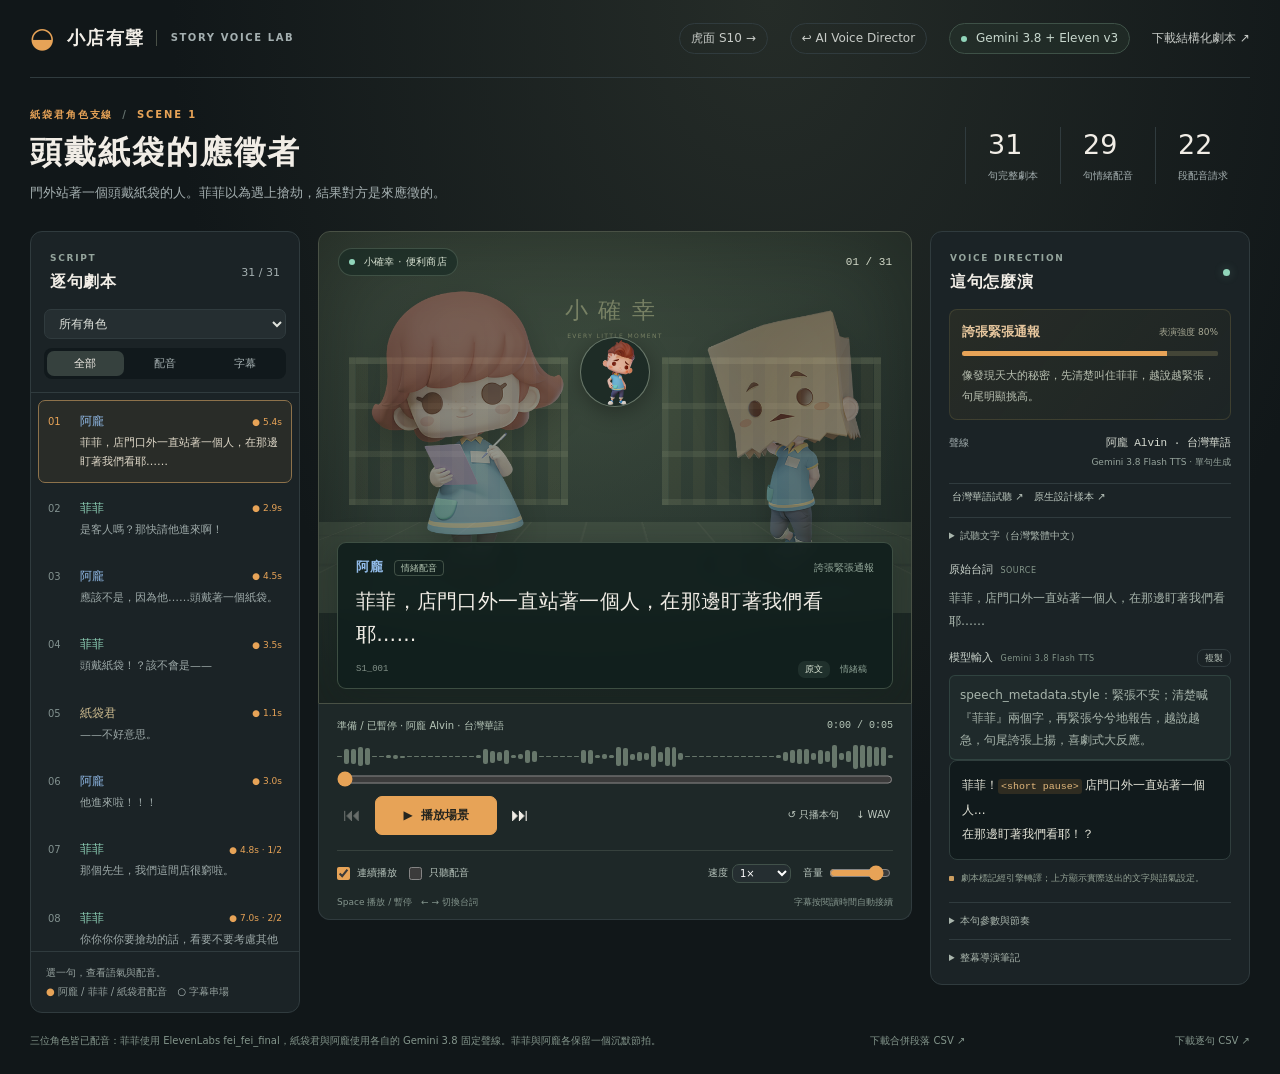
<file: story_paperbag_s1/index.html>
<!doctype html>
<html lang="zh-Hant">
<head>
  <meta charset="UTF-8">
  <meta name="viewport" content="width=device-width, initial-scale=1">
  <meta name="theme-color" content="#151b1e">
  <title>紙袋君角色支線 · 頭戴紙袋的應徵者｜小店有聲</title>
  <meta name="description" content="門外站著一個頭戴紙袋的人。菲菲以為遇上搶劫，結果對方是來應徵的。三位角色皆已配音：菲菲使用 ElevenLabs fei_fei_final，紙袋君與阿龐使用各自的 Gemini 3.8 固定聲線。菲菲與阿龐各保留一個沉默節拍。">
  <link rel="icon" href="data:image/svg+xml,%3Csvg xmlns='http://www.w3.org/2000/svg' viewBox='0 0 64 64'%3E%3Crect width='64' height='64' rx='16' fill='%2391d5ba'/%3E%3Ctext x='32' y='46' text-anchor='middle' font-size='44'%3E袋%3C/text%3E%3C/svg%3E">
  <link rel="stylesheet" href="style.css">
  <script src="app.js" defer></script>
</head>
<body>
  <div class="app-shell">
    <header class="topbar">
      <a class="brand" href="./" aria-label="小店有聲首頁"><span class="brand-icon" aria-hidden="true">◒</span> 小店有聲 <span class="brand-en">STORY VOICE LAB</span></a>
      <div class="top-actions"><a id="sibling-link" class="site-link" hidden></a><a id="site-link" class="site-link" hidden></a><span class="engine"><i></i> <span id="engine-summary"></span></span><a href="script.json" download class="quiet-link">下載結構化劇本 ↗</a></div>
    </header>
    <section class="scene-header" aria-labelledby="scene-title">
      <div><p class="eyebrow" id="scene-eyebrow"></p><h1 id="scene-title"></h1><p id="scene-description" class="scene-description"></p></div>
      <div class="scene-stats"><div><strong id="total-count">0</strong><span>句完整劇本</span></div><div><strong id="voiced-count">0</strong><span>句情緒配音</span></div><div><strong id="utterance-count">0</strong><span>段配音請求</span></div></div>
    </section>
    <main class="workbench">
      <aside class="script-panel panel" aria-label="劇本列表">
        <div class="panel-heading"><div><p class="eyebrow">SCRIPT</p><h2>逐句劇本</h2></div><span id="list-count" class="small-count"></span></div>
        <div class="list-controls">
          <label class="sr-only" for="role-filter">篩選角色</label><select id="role-filter"><option value="all">所有角色</option></select>
          <div class="filter-tabs" role="group" aria-label="篩選配音模式"><button data-filter="all" aria-pressed="true">全部</button><button data-filter="voiced" aria-pressed="false">配音</button><button data-filter="subtitles" aria-pressed="false">字幕</button></div>
        </div>
        <ol id="script-list" class="script-list"></ol>
        <p class="list-help">選一句，查看語氣與配音。<br><span class="audio-dot">●</span> <span id="voiced-cast-note"></span>配音　<span class="subtitle-dot">○</span> 字幕串場</p>
      </aside>

      <section class="performance" aria-label="場景播放器">
        <div class="stage" id="stage">
          <div class="stage-top"><span class="location"><i></i> 小確幸 · 便利商店</span><span id="scene-progress" class="scene-progress"></span></div>
          <div class="shop-set" aria-hidden="true"><div class="shop-sign">小確幸 <small>EVERY LITTLE MOMENT</small></div><div class="shelf shelf-left"></div><div class="shelf shelf-right"></div><div class="shop-floor"></div></div>
          <div class="portrait-wrap lead-a-wrap" id="lead-a-wrap"><img id="lead-a-portrait" class="portrait" alt=""><span class="cast-label" id="lead-a-label"></span></div>
          <div class="portrait-wrap lead-b-wrap" id="lead-b-wrap"><img id="lead-b-portrait" class="portrait" alt=""><span class="cast-label" id="lead-b-label"></span></div>
          <div id="support-speaker" class="support-speaker" hidden><span id="support-initial"></span><img id="support-portrait" alt="" hidden></div>
          <div class="caption-box">
            <div class="caption-heading"><span id="speaker-name" class="speaker-name"></span><span id="delivery-badge" class="delivery-badge"></span><span id="emotion-label" class="emotion-label"></span></div>
            <div id="caption-text" class="caption-text" aria-live="polite"></div>
            <div class="caption-bottom"><span id="line-id"></span><div class="caption-tabs" role="group" aria-label="字幕顯示"><button id="caption-original" aria-pressed="true">原文</button><button id="caption-directed" aria-pressed="false">情緒稿</button></div></div>
          </div>
        </div>
        <div class="player panel">
          <div class="playback-status"><span id="playback-status" role="status">準備播放</span><span id="clip-time">0:00 / 0:00</span></div>
          <div id="waveform" class="waveform" aria-hidden="true"></div>
          <label class="sr-only" for="seek">本句播放進度</label><input id="seek" class="seek" type="range" min="0" max="1" step="0.01" value="0" aria-label="本句播放進度">
          <div class="transport"><div class="main-controls"><button id="previous" class="icon-button" aria-label="上一句">⏮</button><button id="play" class="primary-button" aria-label="播放場景"><span id="play-icon" aria-hidden="true">▶</span><span id="play-label">播放場景</span></button><button id="next" class="icon-button" aria-label="下一句">⏭</button></div><button id="audition" class="text-button">↺ 只播本句</button><button id="audition-utterance" class="text-button" hidden>▶ 只播本段</button><a id="download-clip" class="text-button" download hidden>↓ WAV</a></div>
          <div class="playback-options"><label><input id="auto-advance" type="checkbox" checked> 連續播放</label><label><input id="only-voiced" type="checkbox"> 只聽配音</label><label class="speed-label">速度 <select id="speed" aria-label="播放速度"><option value="0.85">0.85×</option><option value="1" selected>1×</option><option value="1.15">1.15×</option><option value="1.3">1.3×</option></select></label><label class="volume-label">音量 <input id="volume" type="range" min="0" max="1" step="0.05" value="0.85" aria-label="音量"></label></div>
          <p id="playback-error" class="error" role="alert" hidden></p>
          <p class="keyboard-help">Space 播放 / 暫停　← → 切換台詞 <span>字幕按閱讀時間自動接續</span></p>
        </div>
      </section>

      <aside class="inspector panel" aria-label="情緒與 TTS 輸入">
        <div class="panel-heading"><div><p class="eyebrow">VOICE DIRECTION</p><h2>這句怎麼演</h2></div><span class="live-dot"></span></div>
        <div class="inspector-body">
          <div class="emotion-card"><div><span id="inspector-emotion"></span><small id="intensity-label"></small></div><meter id="intensity" min="0" max="1" value="0.5" aria-label="情緒強度"></meter><p id="direction-note"></p></div>
          <div class="voice-assignment"><span>聲線</span><strong id="voice-name"></strong><small id="voice-status"></small></div>
          <a id="voice-preview" class="text-button" target="_blank" rel="noopener" hidden>台灣華語試聽 ↗</a>
          <a id="voice-native-sample" class="text-button" target="_blank" rel="noopener" hidden>原生設計樣本 ↗</a>
          <details id="voice-preview-details" hidden><summary>試聽文字（台灣繁體中文）</summary><p id="voice-preview-text"></p></details>
          <p id="utterance-note" class="utterance-note" hidden></p>
          <section class="text-section"><h3>原始台詞 <span>SOURCE</span></h3><p id="original-text"></p></section>
          <section class="text-section"><div class="input-heading"><h3><b id="tts-input-label">模型輸入</b> <span id="engine-label"></span></h3><button id="copy-input" class="copy-button">複製</button></div><p id="speech-style" class="speech-style" hidden></p><div id="tts-text" class="model-text"></div><p id="edit-note" class="edit-note" hidden></p><ul id="tuning-notes" class="tuning-notes" hidden></ul></section>
          <div class="tag-legend"><i></i> 劇本標記經引擎轉譯；上方顯示實際送出的文字與語氣設定。</div>
          <details><summary>本句參數與節奏</summary><pre id="request-settings"></pre></details>
          <details><summary>整幕導演筆記</summary><p id="scene-direction"></p></details>
        </div>
      </aside>
    </main>
    <footer><span id="casting-note"></span><a href="utterances.csv" download>下載合併段落 CSV ↗</a><a href="script.csv" download>下載逐句 CSV ↗</a></footer>
  </div>
  <audio id="audio" preload="metadata"></audio>
  <script id="scene-data" type="application/json">{"scene_id": "paperbag_s1", "title": "S1 標題：XXX", "display_title": "頭戴紙袋的應徵者", "description": "門外站著一個頭戴紙袋的人。菲菲以為遇上搶劫，結果對方是來應徵的。", "casting_note": "三位角色皆已配音：菲菲使用 ElevenLabs fei_fei_final，紙袋君與阿龐使用各自的 Gemini 3.8 固定聲線。菲菲與阿龐各保留一個沉默節拍。", "director_note": "一場誤會喜劇：從好奇、驚疑、慌張求饒，轉為困惑追問與吐槽，聽到「一半薪水」立刻翻臉答應，最後對聽不懂的專業術語心服口服。阿龐是戲劇系學生，反應要更浮誇：緊張通報像在講天大的秘密，看到人進店時突然拔高驚叫，聽不懂術語時明顯當機再求救；用音高起伏、停頓與節奏放大笑點。整場是好笑的，不是驚悚的。", "tag_aliases": {"pause": "short pause", "surprise": "surprised", "sigh": "sighs", "laugh": "laughs"}, "grouping": {"method": "directed_adjacent", "max_intensity_delta": 0.35, "note": "依語意指定情緒接近的連續同角色台詞。同段只生成及正規化一次；字幕保留逐句時間軸。", "groups": [{"utterance_id": "s1_u007_008", "line_ids": ["s1_007", "s1_008"], "emotion": "慌張求饒", "reason": "先說店裡很窮，再結巴著建議去搶別家，是同一口氣講完的慌張。", "voice_settings": {"speed": 1.0}}, {"utterance_id": "s1_u010_011", "line_ids": ["s1_010", "s1_011"], "emotion": "困惑追問", "reason": "確認不是搶劫後鬆一口氣，緊接著追問紙袋的事，都是同一種半信半疑。"}, {"utterance_id": "s1_u030_031", "line_ids": ["s1_030", "s1_031"], "emotion": "服氣下令", "reason": "承認聽不懂卻很佩服，順勢決定照做，是同一段從佩服到拍板的話。", "voice_settings": {"speed": 1.02}, "seed": 300322, "note": "承認聽不懂卻很佩服，順勢決定照做，是同一段從佩服到拍板的話。seed 經過掃描：預設 940 會把「去調整」唸成「去討診」，300322 是四個 seed 中唯一「聽不懂」與「去調整」都正確的。"}, {"utterance_id": "s1_u021_022", "line_ids": ["s1_021", "s1_022"], "emotion": "含糊到舉例", "reason": "先說很難說明，接著改用貨架轉換率舉例，是同一段自我介紹專長。"}, {"utterance_id": "s1_u024_027", "line_ids": ["s1_024", "s1_025", "s1_026", "s1_027"], "emotion": "專業簡報", "reason": "解釋轉換率並一路提出貨架高度與視線對齊的建議，是同一段平穩的專業說明。"}]}, "page": {"series": "紙袋君角色支線", "scene_label": "SCENE 1", "favicon_char": "袋"}, "stage": {"leads": ["fei_fei", "paper_bag"], "narrator": null}, "site": {"dir": "demo-page/story_paperbag_s1", "site_root": "../", "site_name": "AI Voice Director", "url": "https://tklovln.github.io/ai-voice-director/story_paperbag_s1/", "sibling": {"label": "虎面 S10", "url": "../story_tiger_s10/"}}, "engines": [{"name": "gemini", "model_id": "gemini-3.8-flash-tts", "label": "Gemini 3.8 Flash TTS"}, {"name": "elevenlabs", "model_id": "eleven_v3", "label": "Eleven v3"}], "utterances": [{"utterance_id": "s1_001", "line_ids": ["s1_001"], "character": "阿龐", "mode": "tts", "emotion": "誇張緊張通報", "reason": "單句或與相鄰句的情緒／角色不同。"}, {"utterance_id": "s1_002", "line_ids": ["s1_002"], "character": "菲菲", "mode": "tts", "emotion": "期待客人", "reason": "單句或與相鄰句的情緒／角色不同。"}, {"utterance_id": "s1_003", "line_ids": ["s1_003"], "character": "阿龐", "mode": "tts", "emotion": "煞有其事地揭密", "reason": "單句或與相鄰句的情緒／角色不同。"}, {"utterance_id": "s1_004", "line_ids": ["s1_004"], "character": "菲菲", "mode": "tts", "emotion": "驚疑", "reason": "單句或與相鄰句的情緒／角色不同。"}, {"utterance_id": "s1_005", "line_ids": ["s1_005"], "character": "紙袋君", "mode": "tts", "emotion": "平靜打斷", "reason": "單句或與相鄰句的情緒／角色不同。"}, {"utterance_id": "s1_006", "line_ids": ["s1_006"], "character": "阿龐", "mode": "tts", "emotion": "嚇到失控驚叫", "reason": "單句或與相鄰句的情緒／角色不同。"}, {"utterance_id": "s1_u007_008", "line_ids": ["s1_007", "s1_008"], "character": "菲菲", "mode": "tts", "emotion": "慌張求饒", "reason": "先說店裡很窮，再結巴著建議去搶別家，是同一口氣講完的慌張。"}, {"utterance_id": "s1_009", "line_ids": ["s1_009"], "character": "紙袋君", "mode": "tts", "emotion": "澄清誤會", "reason": "單句或與相鄰句的情緒／角色不同。"}, {"utterance_id": "s1_u010_011", "line_ids": ["s1_010", "s1_011"], "character": "菲菲", "mode": "tts", "emotion": "困惑追問", "reason": "確認不是搶劫後鬆一口氣，緊接著追問紙袋的事，都是同一種半信半疑。"}, {"utterance_id": "s1_012", "line_ids": ["s1_012"], "character": "紙袋君", "mode": "tts", "emotion": "含糊帶過", "reason": "單句或與相鄰句的情緒／角色不同。"}, {"utterance_id": "s1_013", "line_ids": ["s1_013"], "character": "菲菲", "mode": "subtitle_only", "emotion": "無言沉默", "reason": "單句或與相鄰句的情緒／角色不同。"}, {"utterance_id": "s1_014", "line_ids": ["s1_014"], "character": "菲菲", "mode": "tts", "emotion": "無力吐槽", "reason": "單句或與相鄰句的情緒／角色不同。"}, {"utterance_id": "s1_015", "line_ids": ["s1_015"], "character": "紙袋君", "mode": "tts", "emotion": "平靜讓步", "reason": "單句或與相鄰句的情緒／角色不同。"}, {"utterance_id": "s1_016", "line_ids": ["s1_016"], "character": "菲菲", "mode": "tts", "emotion": "秒變熱情", "reason": "單句或與相鄰句的情緒／角色不同。"}, {"utterance_id": "s1_017", "line_ids": ["s1_017"], "character": "紙袋君", "mode": "tts", "emotion": "簡短道謝", "reason": "單句或與相鄰句的情緒／角色不同。"}, {"utterance_id": "s1_018", "line_ids": ["s1_018"], "character": "阿龐", "mode": "tts", "emotion": "委屈又不敢置信", "reason": "單句或與相鄰句的情緒／角色不同。"}, {"utterance_id": "s1_019", "line_ids": ["s1_019"], "character": "紙袋君", "mode": "tts", "emotion": "自報稱呼", "reason": "單句或與相鄰句的情緒／角色不同。"}, {"utterance_id": "s1_020", "line_ids": ["s1_020"], "character": "菲菲", "mode": "tts", "emotion": "興頭上追問", "reason": "單句或與相鄰句的情緒／角色不同。"}, {"utterance_id": "s1_u021_022", "line_ids": ["s1_021", "s1_022"], "character": "紙袋君", "mode": "tts", "emotion": "含糊到舉例", "reason": "先說很難說明，接著改用貨架轉換率舉例，是同一段自我介紹專長。"}, {"utterance_id": "s1_023", "line_ids": ["s1_023"], "character": "阿龐", "mode": "tts", "emotion": "完全跟不上術語", "reason": "單句或與相鄰句的情緒／角色不同。"}, {"utterance_id": "s1_u024_027", "line_ids": ["s1_024", "s1_025", "s1_026", "s1_027"], "character": "紙袋君", "mode": "tts", "emotion": "專業簡報", "reason": "解釋轉換率並一路提出貨架高度與視線對齊的建議，是同一段平穩的專業說明。"}, {"utterance_id": "s1_028", "line_ids": ["s1_028"], "character": "阿龐", "mode": "subtitle_only", "emotion": "完全當機", "reason": "單句或與相鄰句的情緒／角色不同。"}, {"utterance_id": "s1_029", "line_ids": ["s1_029"], "character": "阿龐", "mode": "tts", "emotion": "壓不住的崩潰求救", "reason": "單句或與相鄰句的情緒／角色不同。"}, {"utterance_id": "s1_u030_031", "line_ids": ["s1_030", "s1_031"], "character": "菲菲", "mode": "tts", "emotion": "服氣下令", "reason": "承認聽不懂卻很佩服，順勢決定照做，是同一段從佩服到拍板的話。"}], "cast": {"fei_fei": {"name": "菲菲", "color": "#91d5ba", "voice_name": "fei_fei_final", "portraits": {"normal": "assets/portraits/fei_fei_normal.png", "happy": "assets/portraits/fei_fei_happy.png", "suspicious": "assets/portraits/fei_fei_suspicious.png", "panic": "assets/portraits/fei_fei_panic.png", "smh": "assets/portraits/fei_fei_smh.png", "money": "assets/portraits/fei_fei_money.png", "amazing": "assets/portraits/fei_fei_amazing.png", "confidence": "assets/portraits/fei_fei_confidence.png"}}, "paper_bag": {"name": "紙袋君", "color": "#cebc90", "voice_name": "紙袋君 Baggy Joe · 台灣華語", "portraits": {"normal": "assets/portraits/paper_bag_normal.png", "happy": "assets/portraits/paper_bag_happy.png", "sad": "assets/portraits/paper_bag_sad.png"}, "voice_preview": "assets/audio/paper_bag_voice_design_preview_e2729f678da419d3.wav", "voice_preview_text": "嗯……我是紙袋君。以前是做行銷的，現在比較喜歡待在這種小店裡。欸，有什麼問題都可以問我，一件一件來就好，不用急。垃圾等一下我拿去門口，下個星期再看看店裡的生意有沒有變好。", "voice_design_sample": "assets/audio/paper_bag_native_design_a99b60355f0d69ee.wav"}, "a_pang": {"name": "阿龐", "color": "#92bcea", "voice_name": "阿龐 Alvin · 台灣華語", "portraits": {"normal": "assets/portraits/a_pang_normal.png", "happy": "assets/portraits/a_pang_happy.png", "sad": "assets/portraits/a_pang_sad.png"}, "voice_preview": "assets/audio/a_pang_voice_design_preview_13631c087a63ab8a.wav", "voice_preview_text": "嗨，我是阿龐！我念戲劇系，平常在便利商店打工。欸，你有沒有看到門口那位客人？我真的嚇了一跳耶！好啦，先別緊張，垃圾袋我來拿，下個星期再一起練習。這個故事告訴我們，遇到事情要先問清楚！", "voice_design_sample": "assets/audio/a_pang_native_design_e0be0dbe73d85e28.wav"}}, "lines": [{"line_id": "s1_001", "order": 1, "speaker": "a_pang", "character": "阿龐", "source_text": "菲菲，店門口外一直站著一個人，在那邊盯著我們看耶……", "spoken_text": "菲菲！ 店門口外一直站著一個人... 在那邊盯著我們看耶！？", "text": "[nervous] 菲菲！[pause] 店門口外一直站著一個人...[nervous] 在那邊盯著我們看耶！？", "tts_text": "菲菲！\u003cshort pause\u003e 店門口外一直站著一個人...\n在那邊盯著我們看耶！？", "emotion": "誇張緊張通報", "intensity": 0.8, "expression": "normal", "direction": "像發現天大的秘密，先清楚叫住菲菲，越說越緊張，句尾明顯挑高。", "mode": "tts", "voice_name": "阿龐 Alvin · 台灣華語", "subtitle_duration_ms": 3385, "pause_after_ms": 300, "voice_settings": {}, "utterance_id": "s1_001", "utterance_line_ids": ["s1_001"], "utterance_index": 0, "utterance_size": 1, "utterance_emotion": "誇張緊張通報", "utterance_reason": "單句或與相鄰句的情緒／角色不同。", "pronunciations": [], "provider_name": "gemini", "model_id": "gemini-3.8-flash-tts", "engine_label": "Gemini 3.8 Flash TTS", "normalizations": [], "text_edit_note": "", "tuning_note": "", "audio": {"url": "assets/audio/s1_001_af1a98c4f9e0f843e306.wav", "download_url": "assets/audio/s1_001_af1a98c4f9e0f843e306.wav", "duration_s": 5.44, "start_s": 0.0, "end_s": 5.44, "waveform": [0.058, 0.63, 0.617, 0.811, 0.696, 0.059, 0.033, 0.127, 0.167, 0.083, 0.009, 0.007, 0.012, 0.016, 0.027, 0.025, 0.006, 0.009, 0.001, 0.001, 0.11, 0.638, 0.505, 0.399, 0.582, 0.094, 0.178, 0.523, 0.472, 0.038, 0.04, 0.012, 0.001, 0.001, 0.001, 0.559, 0.577, 0.125, 0.187, 0.15, 0.797, 0.751, 0.246, 0.405, 0.27, 0.848, 0.424, 0.76, 0.839, 0.277, 0.014, 0.007, 0.001, 0.0, 0.001, 0.0, 0.0, 0.001, 0.0, 0.0, 0.0, 0.0, 0.032, 0.125, 0.371, 0.531, 0.658, 0.649, 0.314, 0.587, 0.451, 0.99, 0.324, 0.436, 1.0, 0.992, 0.888, 0.77, 0.789, 0.104], "utterance_duration_s": 5.44}, "speech_styles": ["緊張不安；清楚喊『菲菲』兩個字，再緊張兮兮地報告，越說越急，句尾誇張上揚，喜劇式大反應。"]}, {"line_id": "s1_002", "order": 2, "speaker": "fei_fei", "character": "菲菲", "source_text": "是客人嗎？那快請他進來啊！", "spoken_text": "是客人嗎？  那快請他進來啊！", "text": "[curious] 是客人嗎？[pause] [excited] 那快請他進來啊！", "tts_text": "[strong Taiwanese Mandarin accent] [curious] 是客人嗎？[short pause] [excited] 那快請他進來啊！", "emotion": "期待客人", "intensity": 0.6, "expression": "happy", "direction": "完全沒在意外面的異狀，只想到有生意上門。", "mode": "tts", "voice_name": "fei_fei_final", "subtitle_duration_ms": 2200, "pause_after_ms": 350, "voice_settings": {"stability": 0.5, "similarity_boost": 0.75, "speed": 1.0}, "utterance_id": "s1_002", "utterance_line_ids": ["s1_002"], "utterance_index": 0, "utterance_size": 1, "utterance_emotion": "期待客人", "utterance_reason": "單句或與相鄰句的情緒／角色不同。", "pronunciations": [], "provider_name": "elevenlabs", "model_id": "eleven_v3", "engine_label": "Eleven v3", "normalizations": [], "text_edit_note": "", "tuning_note": "", "audio": {"url": "assets/audio/s1_002_023b5709960ef1a7be27.wav", "download_url": "assets/audio/s1_002_023b5709960ef1a7be27.wav", "duration_s": 2.923, "start_s": 0.0, "end_s": 2.923, "waveform": [0.0, 0.054, 0.144, 0.152, 0.261, 0.534, 0.318, 0.005, 0.129, 0.13, 0.761, 0.992, 1.0, 0.823, 0.265, 0.309, 0.74, 0.759, 0.613, 0.174, 0.173, 0.202, 0.542, 0.57, 0.581, 0.527, 0.46, 0.379, 0.31, 0.27, 0.14, 0.075, 0.008, 0.006, 0.01, 0.006, 0.005, 0.002, 0.0, 0.096, 0.382, 0.799, 0.56, 0.253, 0.782, 0.923, 0.883, 0.082, 0.111, 0.187, 0.153, 0.182, 0.169, 0.149, 0.394, 0.563, 0.304, 0.044, 0.222, 0.243, 0.161, 0.219, 0.351, 0.9, 0.837, 0.812, 0.595, 0.55, 0.492, 0.706, 0.746, 0.746, 0.778, 0.768, 0.472, 0.335, 0.353, 0.356, 0.194, 0.05], "utterance_duration_s": 2.923}, "speech_styles": []}, {"line_id": "s1_003", "order": 3, "speaker": "a_pang", "character": "阿龐", "source_text": "應該不是，因為他……頭戴著一個紙袋。", "spoken_text": "應該不是！ 因為他... 頭戴著一個紙袋！", "text": "[nervous] 應該不是！[pause] 因為他...[surprise] 頭戴著一個紙袋！", "tts_text": "應該不是！\u003cshort pause\u003e 因為他...\n頭戴著一個紙袋！", "emotion": "煞有其事地揭密", "intensity": 0.8, "expression": "normal", "direction": "故意吊住大家的胃口，說到紙袋時瞪大眼，驚訝地把音調拉高。", "mode": "tts", "voice_name": "阿龐 Alvin · 台灣華語", "subtitle_duration_ms": 2200, "pause_after_ms": 250, "voice_settings": {}, "utterance_id": "s1_003", "utterance_line_ids": ["s1_003"], "utterance_index": 0, "utterance_size": 1, "utterance_emotion": "煞有其事地揭密", "utterance_reason": "單句或與相鄰句的情緒／角色不同。", "pronunciations": [], "provider_name": "gemini", "model_id": "gemini-3.8-flash-tts", "engine_label": "Gemini 3.8 Flash TTS", "normalizations": [], "text_edit_note": "", "tuning_note": "", "audio": {"url": "assets/audio/s1_003_1fca1a956411f582b543.wav", "download_url": "assets/audio/s1_003_1fca1a956411f582b543.wav", "duration_s": 4.491, "start_s": 0.0, "end_s": 4.491, "waveform": [0.011, 0.534, 0.824, 0.86, 0.797, 0.66, 0.741, 0.878, 0.811, 0.045, 0.04, 0.031, 0.019, 0.001, 0.001, 0.002, 0.002, 0.003, 0.002, 0.002, 0.002, 0.001, 0.004, 0.19, 0.237, 0.255, 0.281, 0.296, 0.512, 0.334, 0.031, 0.013, 0.011, 0.006, 0.003, 0.0, 0.0, 0.0, 0.0, 0.0, 0.0, 0.0, 0.001, 0.0, 0.0, 0.0, 0.002, 0.0, 0.0, 0.133, 0.16, 0.193, 0.05, 0.149, 0.079, 0.078, 0.14, 0.481, 0.447, 0.338, 0.34, 0.465, 0.539, 0.534, 0.454, 0.166, 0.929, 0.681, 0.149, 0.428, 0.611, 0.53, 0.301, 0.055, 1.0, 0.999, 0.623, 0.682, 0.365, 0.021], "utterance_duration_s": 4.491}, "speech_styles": ["緊張不安；煞有其事地揭露秘密，停一下再強調最後的紙袋，反應鮮明又好笑。", "意外驚訝；煞有其事地揭露秘密，停一下再強調最後的紙袋，反應鮮明又好笑。"]}, {"line_id": "s1_004", "order": 4, "speaker": "fei_fei", "character": "菲菲", "source_text": "頭戴紙袋！？該不會是——", "spoken_text": "頭戴紙袋！？ 該不會是——", "text": "頭戴紙袋！？[pause] 該不會是——", "tts_text": "[strong Taiwanese Mandarin accent] 投戴紙袋！？[short pause] 該不會是——", "emotion": "驚疑", "intensity": 0.8, "expression": "panic", "direction": "拔尖地重複關鍵字，後半句往最壞的方向猜，被打斷；驚疑交給驚嘆號與問號，不另外下 tag。", "mode": "tts", "voice_name": "fei_fei_final", "subtitle_duration_ms": 2200, "pause_after_ms": 120, "voice_settings": {"stability": 0.85, "similarity_boost": 1.0, "speed": 1.0}, "utterance_id": "s1_004", "utterance_line_ids": ["s1_004"], "utterance_index": 0, "utterance_size": 1, "utterance_emotion": "驚疑", "utterance_reason": "單句或與相鄰句的情緒／角色不同。", "pronunciations": [{"word": "頭", "homophone": "投", "note": "「頭」應為二聲 tóu；原本整個「頭戴紙」被唸成一團，ASR 聽成「欸袋子」。用等長同音字「投」固定讀音。"}], "provider_name": "elevenlabs", "model_id": "eleven_v3", "engine_label": "Eleven v3", "normalizations": [], "text_edit_note": "", "tuning_note": "全幕 CER 最差的一句（0.38）。以 story_line_probe 掃 8 個候選：同音字「投」＋移除 [surprise]＋stability 0.85／similarity 1.0＋取消加速後，ASR 聽成「頭戴紙戴」（CER 0.12，剩下的差異只是 ASR 把「袋」寫成同音的「戴」）。IPA 版本較差（聽成「臭!帶紙袋」），單獨調參或單獨移除 tag 都更差。相同設定重新生成時抽到的版本把「戴」唸偏（CER 0.25），所以這一段採用掃描時實際量測與試聽過的那個 take（--adopt e_homophone）。", "audio": {"url": "assets/audio/s1_004_debe1dbb4cd71fdb5f40.wav", "download_url": "assets/audio/s1_004_debe1dbb4cd71fdb5f40.wav", "duration_s": 3.52, "start_s": 0.0, "end_s": 3.52, "waveform": [0.004, 0.131, 0.113, 0.393, 0.729, 0.772, 0.602, 0.286, 1.0, 1.0, 0.979, 0.734, 0.525, 0.177, 0.386, 0.353, 0.289, 0.27, 0.262, 0.101, 0.204, 0.968, 0.948, 0.926, 0.852, 0.758, 0.63, 0.307, 0.169, 0.089, 0.022, 0.002, 0.0, 0.0, 0.0, 0.0, 0.0, 0.0, 0.0, 0.0, 0.0, 0.0, 0.0, 0.0, 0.112, 0.292, 0.818, 0.82, 0.477, 0.441, 0.019, 0.088, 0.366, 0.366, 0.292, 0.1, 0.029, 0.345, 0.754, 0.903, 0.627, 0.633, 0.333, 0.248, 0.297, 0.314, 0.315, 0.232, 0.345, 0.347, 0.3, 0.315, 0.313, 0.271, 0.234, 0.205, 0.201, 0.161, 0.092, 0.189], "utterance_duration_s": 3.52}, "speech_styles": []}, {"line_id": "s1_005", "order": 5, "speaker": "paper_bag", "character": "紙袋君", "source_text": "——不好意思。", "spoken_text": "——不好意思。", "text": "[calm] ——不好意思。", "tts_text": "——不好意思。", "emotion": "平靜打斷", "intensity": 0.3, "expression": "normal", "direction": "語氣意外地平常，與菲菲的驚慌形成對比。", "mode": "tts", "voice_name": "紙袋君 Baggy Joe · 台灣華語", "subtitle_duration_ms": 2200, "pause_after_ms": 200, "voice_settings": {}, "utterance_id": "s1_005", "utterance_line_ids": ["s1_005"], "utterance_index": 0, "utterance_size": 1, "utterance_emotion": "平靜打斷", "utterance_reason": "單句或與相鄰句的情緒／角色不同。", "pronunciations": [], "provider_name": "gemini", "model_id": "gemini-3.8-flash-tts", "engine_label": "Gemini 3.8 Flash TTS", "normalizations": [{"source": "12%", "spoken": "百分之十二", "note": "百分比以台灣華語口語讀法明列，字幕仍保留原始數字。"}, {"source": "5 mm", "spoken": "五毫米", "note": "把數值與單位展開成中文供逐字 TTS，原文仍為 5 mm。"}, {"source": "8%", "spoken": "百分之八", "note": "百分比以台灣華語口語讀法明列，字幕仍保留原始數字。"}], "text_edit_note": "", "tuning_note": "", "audio": {"url": "assets/audio/s1_005_00bf934e1b8fe9e50138.wav", "download_url": "assets/audio/s1_005_00bf934e1b8fe9e50138.wav", "duration_s": 1.056, "start_s": 0.0, "end_s": 1.056, "waveform": [0.022, 0.006, 0.003, 0.013, 0.33, 0.009, 0.007, 0.004, 0.021, 0.078, 0.097, 0.218, 1.0, 1.0, 1.0, 0.998, 0.511, 0.385, 0.262, 0.129, 0.101, 0.106, 0.033, 0.039, 0.033, 0.045, 0.014, 0.016, 0.019, 0.011, 0.012, 0.011, 0.01, 0.011, 0.009, 0.01, 0.007, 0.009, 0.008, 0.008, 0.006, 0.006, 0.303, 0.216, 1.0, 1.0, 1.0, 0.481, 0.514, 0.423, 0.3, 0.36, 0.352, 0.511, 0.505, 0.541, 0.548, 0.658, 0.741, 0.76, 0.691, 0.485, 0.57, 0.357, 0.357, 0.501, 0.549, 0.288, 0.117, 0.504, 0.429, 0.274, 0.423, 0.08, 0.078, 0.062, 0.056, 0.015, 0.017, 0.01], "utterance_duration_s": 1.056}, "speech_styles": ["平靜自然"]}, {"line_id": "s1_006", "order": 6, "speaker": "a_pang", "character": "阿龐", "source_text": "他進來啦！！！", "spoken_text": "他進來啦——！！！", "text": "[gasp] 他進來啦——！！！", "tts_text": "\u003cgasp\u003e 他進來啦——！！！", "emotion": "嚇到失控驚叫", "intensity": 1.0, "expression": "sad", "direction": "突然倒吸一口氣，像驚弓之鳥，放聲叫出來；這一聲是整幕喜劇的爆點。", "mode": "tts", "voice_name": "阿龐 Alvin · 台灣華語", "subtitle_duration_ms": 2200, "pause_after_ms": 150, "voice_settings": {}, "utterance_id": "s1_006", "utterance_line_ids": ["s1_006"], "utterance_index": 0, "utterance_size": 1, "utterance_emotion": "嚇到失控驚叫", "utterance_reason": "單句或與相鄰句的情緒／角色不同。", "pronunciations": [], "provider_name": "gemini", "model_id": "gemini-3.8-flash-tts", "engine_label": "Gemini 3.8 Flash TTS", "normalizations": [], "text_edit_note": "", "tuning_note": "", "audio": {"url": "assets/audio/s1_006_59a799b6cf03c1bafff7.wav", "download_url": "assets/audio/s1_006_59a799b6cf03c1bafff7.wav", "duration_s": 3.04, "start_s": 0.0, "end_s": 3.04, "waveform": [0.002, 0.032, 0.477, 0.878, 0.869, 0.633, 0.113, 0.967, 0.989, 0.661, 0.612, 0.653, 0.832, 0.575, 0.509, 0.27, 0.295, 0.942, 0.864, 0.609, 0.062, 0.263, 0.62, 0.699, 0.504, 0.063, 0.746, 0.908, 0.718, 0.599, 0.257, 0.079, 0.329, 0.413, 0.313, 0.707, 0.966, 0.762, 0.614, 0.79, 0.642, 0.116, 0.263, 0.247, 0.291, 0.883, 0.865, 0.234, 0.332, 0.787, 0.647, 0.579, 0.821, 0.786, 0.78, 0.933, 0.945, 1.0, 0.761, 0.626, 0.396, 0.325, 0.439, 0.656, 0.672, 0.644, 0.586, 0.565, 0.747, 0.844, 0.819, 0.731, 0.64, 0.898, 0.855, 0.681, 0.047, 0.133, 0.067, 0.004], "utterance_duration_s": 3.04}, "speech_styles": ["突然嚇到放聲驚叫，音高瞬間拔高，最後的『啦』明顯拉長成一聲大叫，誇張喜劇反應。"]}, {"line_id": "s1_007", "order": 7, "speaker": "fei_fei", "character": "菲菲", "source_text": "那個先生，我們這間店很窮啦。", "spoken_text": "那個先生... 我們這間店很窮啦。", "text": "[nervous] 那個先生...[pause] 我們這間店很窮啦。", "tts_text": "[strong Taiwanese Mandarin accent] [nervous] 那個先生...[short pause] 我們這間店很窮啦。\n[stammering] 你...你...你...你要搶劫的話，[short pause] 看要不要考慮其他便利商店...", "emotion": "緊張求饒", "intensity": 0.7, "expression": "panic", "direction": "先客氣稱呼再自曝家貧，想勸退對方；害怕但還在講道理。", "mode": "tts", "voice_name": "fei_fei_final", "subtitle_duration_ms": 2200, "pause_after_ms": 350, "voice_settings": {"stability": 0.5, "similarity_boost": 0.75, "speed": 1.0}, "utterance_id": "s1_u007_008", "utterance_line_ids": ["s1_007", "s1_008"], "utterance_index": 0, "utterance_size": 2, "utterance_emotion": "慌張求饒", "utterance_reason": "先說店裡很窮，再結巴著建議去搶別家，是同一口氣講完的慌張。", "pronunciations": [], "provider_name": "elevenlabs", "model_id": "eleven_v3", "engine_label": "Eleven v3", "normalizations": [], "text_edit_note": "", "tuning_note": "", "audio": {"url": "assets/audio/s1_u007_008_6d99fbfd19788a0c5ef9.wav", "download_url": "assets/audio/s1_007_6d99fbfd19788a0c5ef9_clip.wav", "duration_s": 4.799, "start_s": 0.0, "end_s": 4.799, "waveform": [0.0, 0.0, 0.0, 0.195, 0.278, 0.968, 0.973, 0.923, 0.169, 0.422, 0.432, 0.437, 0.177, 0.206, 0.439, 0.331, 0.187, 0.395, 0.365, 0.491, 0.449, 0.502, 0.485, 0.374, 0.358, 0.187, 0.089, 0.008, 0.008, 0.004, 0.002, 0.0, 0.0, 0.0, 0.0, 0.145, 0.195, 0.408, 0.478, 0.209, 0.486, 0.285, 0.173, 0.235, 0.352, 0.232, 0.505, 0.414, 0.219, 0.365, 0.604, 0.795, 0.73, 0.521, 0.521, 0.601, 0.615, 0.485, 0.16, 0.11, 0.252, 0.323, 0.296, 0.725, 0.646, 0.286, 0.29, 0.948, 1.0, 0.993, 0.878, 0.758, 0.66, 0.313, 0.168, 0.025, 0.03, 0.025, 0.019, 0.006], "utterance_duration_s": 11.84}, "speech_styles": []}, {"line_id": "s1_008", "order": 8, "speaker": "fei_fei", "character": "菲菲", "source_text": "你你你你要搶劫的話，看要不要考慮其他便利商店……", "spoken_text": "你...你...你...你要搶劫的話， 看要不要考慮其他便利商店...", "text": "[stammering] 你...你...你...你要搶劫的話，[pause] 看要不要考慮其他便利商店...", "tts_text": "[strong Taiwanese Mandarin accent] [nervous] 那個先生...[short pause] 我們這間店很窮啦。\n[stammering] 你...你...你...你要搶劫的話，[short pause] 看要不要考慮其他便利商店...", "emotion": "慌張推薦", "intensity": 0.75, "expression": "panic", "direction": "結巴照原稿唸出來，句尾越說越小聲，像真心在幫忙介紹別家；四個『你』要各自聽得出來。", "mode": "tts", "voice_name": "fei_fei_final", "subtitle_duration_ms": 3231, "pause_after_ms": 250, "voice_settings": {"stability": 0.5, "similarity_boost": 0.75, "speed": 1.0}, "utterance_id": "s1_u007_008", "utterance_line_ids": ["s1_007", "s1_008"], "utterance_index": 1, "utterance_size": 2, "utterance_emotion": "慌張求饒", "utterance_reason": "先說店裡很窮，再結巴著建議去搶別家，是同一口氣講完的慌張。", "pronunciations": [], "provider_name": "elevenlabs", "model_id": "eleven_v3", "engine_label": "Eleven v3", "normalizations": [], "text_edit_note": "", "tuning_note": "原本四個『你』被唸成連音，ASR 聽成「你娘要」——在中文是罵人的話，必須修掉。用刪節號把四個『你』分開（只改標點，字詞不變）並取消 1.08 倍速後，ASR 完整聽出「你,你,你,你要搶劫的話」，整段 CER 0.12 → 0.00。頓號版本（你、你、你、你）效果略差（0.03）。", "audio": {"url": "assets/audio/s1_u007_008_6d99fbfd19788a0c5ef9.wav", "download_url": "assets/audio/s1_008_6d99fbfd19788a0c5ef9_clip.wav", "duration_s": 7.041, "start_s": 4.799, "end_s": 11.84, "waveform": [0.0, 0.0, 0.068, 0.119, 0.138, 0.118, 0.044, 0.013, 0.01, 0.002, 0.0, 0.009, 0.232, 0.2, 0.156, 0.016, 0.0, 0.0, 0.136, 0.275, 0.239, 0.185, 0.046, 0.0, 0.071, 0.213, 1.0, 0.998, 0.741, 0.463, 0.513, 0.158, 0.24, 0.345, 0.645, 0.649, 0.955, 0.98, 0.934, 0.353, 0.037, 0.012, 0.0, 0.0, 0.0, 0.108, 0.514, 0.493, 0.854, 0.851, 0.55, 0.952, 0.961, 0.168, 0.253, 0.348, 0.348, 0.282, 0.314, 0.306, 0.302, 0.274, 0.539, 0.553, 0.764, 0.415, 0.432, 0.263, 0.251, 0.553, 0.982, 0.514, 0.103, 0.414, 0.64, 0.706, 0.687, 0.403, 0.152, 0.136], "utterance_duration_s": 11.84}, "speech_styles": []}, {"line_id": "s1_009", "order": 9, "speaker": "paper_bag", "character": "紙袋君", "source_text": "……不好意思，我是來應徵的。", "spoken_text": "...不好意思， 我是來應徵的。", "text": "[calm] ...不好意思，[pause] 我是來應徵的。", "tts_text": "...不好意思，\u003cshort pause\u003e 我是來應徵的。", "emotion": "澄清誤會", "intensity": 0.3, "expression": "normal", "direction": "依舊平穩，完全不因被當成搶匪而動氣。", "mode": "tts", "voice_name": "紙袋君 Baggy Joe · 台灣華語", "subtitle_duration_ms": 2200, "pause_after_ms": 300, "voice_settings": {}, "utterance_id": "s1_009", "utterance_line_ids": ["s1_009"], "utterance_index": 0, "utterance_size": 1, "utterance_emotion": "澄清誤會", "utterance_reason": "單句或與相鄰句的情緒／角色不同。", "pronunciations": [], "provider_name": "gemini", "model_id": "gemini-3.8-flash-tts", "engine_label": "Gemini 3.8 Flash TTS", "normalizations": [{"source": "12%", "spoken": "百分之十二", "note": "百分比以台灣華語口語讀法明列，字幕仍保留原始數字。"}, {"source": "5 mm", "spoken": "五毫米", "note": "把數值與單位展開成中文供逐字 TTS，原文仍為 5 mm。"}, {"source": "8%", "spoken": "百分之八", "note": "百分比以台灣華語口語讀法明列，字幕仍保留原始數字。"}], "text_edit_note": "", "tuning_note": "", "audio": {"url": "assets/audio/s1_009_f9711a01a80767a49532.wav", "download_url": "assets/audio/s1_009_f9711a01a80767a49532.wav", "duration_s": 3.659, "start_s": 0.0, "end_s": 3.659, "waveform": [0.006, 0.433, 0.633, 0.697, 0.722, 0.785, 0.807, 0.748, 0.41, 0.09, 0.002, 0.003, 0.002, 0.003, 0.046, 0.003, 0.002, 0.353, 1.0, 0.609, 0.54, 0.859, 0.861, 0.881, 0.423, 0.51, 0.966, 0.906, 0.235, 0.03, 0.032, 0.024, 0.021, 0.014, 0.009, 0.004, 0.002, 0.001, 0.002, 0.003, 0.002, 0.002, 0.002, 0.003, 0.002, 0.003, 0.003, 0.002, 0.002, 0.003, 0.002, 0.002, 0.162, 0.505, 0.669, 0.824, 0.766, 0.485, 0.77, 0.716, 0.582, 0.982, 0.599, 0.709, 0.648, 0.65, 0.527, 0.405, 0.501, 0.523, 0.47, 0.501, 0.861, 0.768, 0.517, 0.455, 0.406, 0.283, 0.098, 0.019], "utterance_duration_s": 3.659}, "speech_styles": ["平靜自然"]}, {"line_id": "s1_010", "order": 10, "speaker": "fei_fei", "character": "菲菲", "source_text": "不是搶劫？", "spoken_text": "不是...搶劫？", "text": "[surprise] 不是...搶劫？", "tts_text": "[strong Taiwanese Mandarin accent] [surprised] 不是...搶劫？\n[curious] 硬徵的話，[short pause] 你幹嘛戴著紙袋？", "emotion": "半信半疑", "intensity": 0.55, "expression": "suspicious", "direction": "鬆一口氣但還沒完全相信，句尾上揚。", "mode": "tts", "voice_name": "fei_fei_final", "subtitle_duration_ms": 2200, "pause_after_ms": 350, "voice_settings": {"stability": 0.5, "similarity_boost": 0.75, "speed": 1.0}, "utterance_id": "s1_u010_011", "utterance_line_ids": ["s1_010", "s1_011"], "utterance_index": 0, "utterance_size": 2, "utterance_emotion": "困惑追問", "utterance_reason": "確認不是搶劫後鬆一口氣，緊接著追問紙袋的事，都是同一種半信半疑。", "pronunciations": [], "provider_name": "elevenlabs", "model_id": "eleven_v3", "engine_label": "Eleven v3", "normalizations": [], "text_edit_note": "", "tuning_note": "", "audio": {"url": "assets/audio/s1_u010_011_1bbe5dcf95c5cce1673d.wav", "download_url": "assets/audio/s1_010_1bbe5dcf95c5cce1673d_clip.wav", "duration_s": 2.48, "start_s": 0.0, "end_s": 2.48, "waveform": [0.001, 0.0, 0.0, 0.006, 0.189, 0.338, 0.418, 0.42, 0.369, 0.235, 0.313, 0.361, 0.443, 0.56, 0.354, 0.347, 0.276, 0.357, 0.468, 0.493, 0.48, 0.39, 0.363, 0.292, 0.258, 0.214, 0.169, 0.135, 0.102, 0.101, 0.098, 0.054, 0.002, 0.0, 0.0, 0.0, 0.0, 0.0, 0.002, 0.02, 0.594, 0.55, 0.585, 0.624, 1.0, 0.987, 0.908, 0.492, 0.261, 0.255, 0.238, 0.028, 0.407, 0.473, 0.213, 0.201, 0.202, 0.237, 0.234, 0.333, 0.371, 0.366, 0.608, 0.579, 0.466, 0.265, 0.086, 0.012, 0.002, 0.001, 0.0, 0.0, 0.0, 0.0, 0.0, 0.0, 0.0, 0.0, 0.0, 0.0], "utterance_duration_s": 5.52}, "speech_styles": []}, {"line_id": "s1_011", "order": 11, "speaker": "fei_fei", "character": "菲菲", "source_text": "應徵的話，你幹嘛戴著紙袋？", "spoken_text": "應徵的話， 你幹嘛戴著紙袋？", "text": "[curious] 應徵的話，[pause] 你幹嘛戴著紙袋？", "tts_text": "[strong Taiwanese Mandarin accent] [surprised] 不是...搶劫？\n[curious] 硬徵的話，[short pause] 你幹嘛戴著紙袋？", "emotion": "直接追問", "intensity": 0.55, "expression": "suspicious", "direction": "回到店長模式，把最想問的問題直接問出來。", "mode": "tts", "voice_name": "fei_fei_final", "subtitle_duration_ms": 2200, "pause_after_ms": 350, "voice_settings": {"stability": 0.5, "similarity_boost": 0.75, "speed": 1.0}, "utterance_id": "s1_u010_011", "utterance_line_ids": ["s1_010", "s1_011"], "utterance_index": 1, "utterance_size": 2, "utterance_emotion": "困惑追問", "utterance_reason": "確認不是搶劫後鬆一口氣，緊接著追問紙袋的事，都是同一種半信半疑。", "pronunciations": [{"word": "應", "homophone": "硬", "note": "應徵是 yìng zhēng（四聲）；原本唸成一聲，ASR 聽成「陰真」，而一聲的「應」是「應該」的意思。用等長同音字「硬」固定四聲。"}], "provider_name": "elevenlabs", "model_id": "eleven_v3", "engine_label": "Eleven v3", "normalizations": [], "text_edit_note": "", "tuning_note": "掃 6 個候選：同音字「硬」讓整段 CER 從 0.20 降到 0.07（剩下的差異只是 ASR 把「戴」寫成同音的「帶」）。IPA 加四聲調號反而大幅變差（CER 0.60，聽成「一旦的話」），移除 [curious] 也更差。", "audio": {"url": "assets/audio/s1_u010_011_1bbe5dcf95c5cce1673d.wav", "download_url": "assets/audio/s1_011_1bbe5dcf95c5cce1673d_clip.wav", "duration_s": 3.04, "start_s": 2.48, "end_s": 5.52, "waveform": [0.0, 0.0, 0.0, 0.0, 0.0, 0.0, 0.0, 0.003, 0.346, 0.341, 0.299, 0.263, 0.288, 0.121, 0.727, 0.837, 0.91, 0.734, 0.24, 0.393, 0.956, 0.972, 0.491, 0.09, 0.108, 0.637, 1.0, 0.976, 0.928, 0.792, 0.687, 0.597, 0.551, 0.534, 0.252, 0.088, 0.007, 0.001, 0.001, 0.0, 0.0, 0.0, 0.0, 0.103, 0.207, 0.226, 0.184, 0.338, 0.941, 0.934, 0.248, 0.677, 0.531, 0.5, 0.11, 0.153, 0.816, 0.664, 0.38, 0.169, 0.251, 0.261, 0.254, 0.079, 0.291, 0.256, 0.128, 0.141, 0.009, 0.002, 0.509, 0.648, 0.661, 0.57, 0.396, 0.284, 0.19, 0.137, 0.122, 0.091], "utterance_duration_s": 5.52}, "speech_styles": []}, {"line_id": "s1_012", "order": 12, "speaker": "paper_bag", "character": "紙袋君", "source_text": "呃……這樣臉不會弄髒，比較方便。", "spoken_text": "呃... 這樣臉不會弄髒，比較方便。", "text": "[hesitant] 呃...[pause] 這樣臉不會弄髒，比較方便。", "tts_text": "呃...\u003cshort pause\u003e 這樣臉不會弄髒，比較方便。", "emotion": "含糊帶過", "intensity": 0.35, "expression": "normal", "direction": "明顯在敷衍，但講得很認真，笑點在這裡。", "mode": "tts", "voice_name": "紙袋君 Baggy Joe · 台灣華語", "subtitle_duration_ms": 2200, "pause_after_ms": 400, "voice_settings": {}, "utterance_id": "s1_012", "utterance_line_ids": ["s1_012"], "utterance_index": 0, "utterance_size": 1, "utterance_emotion": "含糊帶過", "utterance_reason": "單句或與相鄰句的情緒／角色不同。", "pronunciations": [], "provider_name": "gemini", "model_id": "gemini-3.8-flash-tts", "engine_label": "Gemini 3.8 Flash TTS", "normalizations": [{"source": "12%", "spoken": "百分之十二", "note": "百分比以台灣華語口語讀法明列，字幕仍保留原始數字。"}, {"source": "5 mm", "spoken": "五毫米", "note": "把數值與單位展開成中文供逐字 TTS，原文仍為 5 mm。"}, {"source": "8%", "spoken": "百分之八", "note": "百分比以台灣華語口語讀法明列，字幕仍保留原始數字。"}], "text_edit_note": "", "tuning_note": "", "audio": {"url": "assets/audio/s1_012_8f71a7a6328659647317.wav", "download_url": "assets/audio/s1_012_8f71a7a6328659647317.wav", "duration_s": 5.312, "start_s": 0.0, "end_s": 5.312, "waveform": [0.027, 0.192, 0.885, 0.9, 0.646, 0.538, 0.581, 0.624, 0.596, 0.331, 0.003, 0.001, 0.001, 0.062, 0.002, 0.002, 0.003, 0.002, 0.309, 0.113, 0.002, 0.01, 0.002, 0.369, 0.633, 0.913, 0.692, 0.537, 0.494, 0.501, 0.423, 0.418, 0.244, 0.024, 0.008, 0.002, 0.001, 0.002, 0.001, 0.002, 0.675, 0.675, 0.736, 0.797, 0.758, 0.485, 0.294, 0.119, 0.679, 0.668, 0.993, 0.701, 0.495, 0.731, 0.494, 0.431, 0.233, 0.109, 0.714, 0.446, 0.28, 0.21, 0.158, 0.076, 0.005, 0.002, 0.002, 0.002, 0.003, 0.268, 0.68, 1.0, 0.28, 0.88, 0.654, 0.285, 0.248, 0.541, 0.611, 0.032], "utterance_duration_s": 5.312}, "speech_styles": ["略帶遲疑"]}, {"line_id": "s1_013", "order": 13, "speaker": "fei_fei", "character": "菲菲", "source_text": "………", "spoken_text": "………", "text": "………", "tts_text": "[strong Taiwanese Mandarin accent] ………", "emotion": "無言沉默", "intensity": 0.2, "expression": "smh", "direction": "留白一拍，讓觀眾感覺到菲菲正在消化這個理由。", "mode": "subtitle_only", "voice_name": null, "subtitle_duration_ms": 2200, "pause_after_ms": 200, "voice_settings": {"stability": 0.5, "similarity_boost": 0.75, "speed": 1.0}, "utterance_id": "s1_013", "utterance_line_ids": ["s1_013"], "utterance_index": 0, "utterance_size": 1, "utterance_emotion": "無言沉默", "utterance_reason": "單句或與相鄰句的情緒／角色不同。", "pronunciations": [], "provider_name": "elevenlabs", "model_id": "eleven_v3", "engine_label": "Eleven v3", "normalizations": [], "text_edit_note": "", "tuning_note": "", "audio": null, "speech_styles": []}, {"line_id": "s1_014", "order": 14, "speaker": "fei_fei", "character": "菲菲", "source_text": "不，你這理由實在是太可疑了……", "spoken_text": "不， 你這理由實在是太可疑了...", "text": "[amused] 不，[pause] 你這理由實在是太可疑了...", "tts_text": "[strong Taiwanese Mandarin accent] [amused] 不，[short pause] 你這理由實在是太可疑了...", "emotion": "無力吐槽", "intensity": 0.5, "expression": "smh", "direction": "像朋友間翻白眼吐槽，不是嚴厲指控；句尾放掉。", "mode": "tts", "voice_name": "fei_fei_final", "subtitle_duration_ms": 2200, "pause_after_ms": 350, "voice_settings": {"stability": 0.5, "similarity_boost": 0.75, "speed": 0.97}, "utterance_id": "s1_014", "utterance_line_ids": ["s1_014"], "utterance_index": 0, "utterance_size": 1, "utterance_emotion": "無力吐槽", "utterance_reason": "單句或與相鄰句的情緒／角色不同。", "pronunciations": [], "provider_name": "elevenlabs", "model_id": "eleven_v3", "engine_label": "Eleven v3", "normalizations": [], "text_edit_note": "", "tuning_note": "", "audio": {"url": "assets/audio/s1_014_82f6f4b6b50d67c5eb64.wav", "download_url": "assets/audio/s1_014_82f6f4b6b50d67c5eb64.wav", "duration_s": 3.435, "start_s": 0.0, "end_s": 3.435, "waveform": [0.0, 0.431, 0.597, 0.73, 0.731, 0.591, 0.574, 0.4, 0.288, 0.106, 0.008, 0.012, 0.013, 0.009, 0.007, 0.006, 0.001, 0.0, 0.043, 0.173, 0.368, 0.381, 0.109, 0.631, 1.0, 0.954, 0.87, 0.221, 0.294, 0.255, 0.238, 0.242, 0.527, 0.518, 0.455, 0.445, 0.276, 0.148, 0.142, 0.196, 0.2, 0.185, 0.936, 0.921, 0.698, 0.246, 0.265, 0.3, 0.093, 0.251, 0.246, 0.936, 0.939, 0.702, 0.361, 0.108, 0.116, 0.247, 0.321, 0.33, 0.29, 0.223, 0.158, 0.111, 0.129, 0.15, 0.176, 0.177, 0.341, 0.628, 0.736, 0.893, 0.909, 0.848, 0.49, 0.314, 0.258, 0.174, 0.049, 0.011], "utterance_duration_s": 3.435}, "speech_styles": []}, {"line_id": "s1_015", "order": 15, "speaker": "paper_bag", "character": "紙袋君", "source_text": "不然我只要一半薪水就好。", "spoken_text": "不然... 我只要一半薪水就好。", "text": "[calm] 不然...[pause] 我只要一半薪水就好。", "tts_text": "不然...\u003cshort pause\u003e 我只要一半薪水就好。", "emotion": "平靜讓步", "intensity": 0.35, "expression": "normal", "direction": "像在報一個早就算好的數字，語氣沒有懇求。", "mode": "tts", "voice_name": "紙袋君 Baggy Joe · 台灣華語", "subtitle_duration_ms": 2200, "pause_after_ms": 150, "voice_settings": {}, "utterance_id": "s1_015", "utterance_line_ids": ["s1_015"], "utterance_index": 0, "utterance_size": 1, "utterance_emotion": "平靜讓步", "utterance_reason": "單句或與相鄰句的情緒／角色不同。", "pronunciations": [], "provider_name": "gemini", "model_id": "gemini-3.8-flash-tts", "engine_label": "Gemini 3.8 Flash TTS", "normalizations": [{"source": "12%", "spoken": "百分之十二", "note": "百分比以台灣華語口語讀法明列，字幕仍保留原始數字。"}, {"source": "5 mm", "spoken": "五毫米", "note": "把數值與單位展開成中文供逐字 TTS，原文仍為 5 mm。"}, {"source": "8%", "spoken": "百分之八", "note": "百分比以台灣華語口語讀法明列，字幕仍保留原始數字。"}], "text_edit_note": "", "tuning_note": "", "audio": {"url": "assets/audio/s1_015_22c86e9de0713d4e9ccf.wav", "download_url": "assets/audio/s1_015_22c86e9de0713d4e9ccf.wav", "duration_s": 2.848, "start_s": 0.0, "end_s": 2.848, "waveform": [0.004, 0.117, 1.0, 1.0, 1.0, 1.0, 1.0, 0.999, 0.867, 0.65, 0.736, 0.611, 0.444, 0.392, 0.4, 0.412, 0.338, 0.253, 0.417, 0.254, 0.247, 0.144, 0.092, 0.027, 0.002, 0.061, 0.009, 0.002, 0.002, 0.002, 0.002, 0.001, 0.002, 0.001, 0.001, 0.051, 0.004, 0.002, 0.003, 0.002, 0.002, 0.003, 0.436, 0.997, 1.0, 0.766, 0.422, 0.516, 0.827, 0.935, 0.929, 0.793, 0.504, 0.357, 0.229, 0.048, 1.0, 0.999, 0.595, 0.336, 0.254, 0.435, 0.225, 0.583, 0.588, 0.454, 0.185, 0.26, 0.686, 0.406, 0.289, 0.345, 0.68, 0.72, 0.201, 0.228, 0.391, 0.047, 0.049, 0.01], "utterance_duration_s": 2.848}, "speech_styles": ["平靜自然"]}, {"line_id": "s1_016", "order": 16, "speaker": "fei_fei", "character": "菲菲", "source_text": "好的，歡迎你加入我們這個大家庭。", "spoken_text": "好的！  歡迎你加入我們這個大家庭。", "text": "[excited] 好的！[pause] [warmly] 歡迎你加入我們這個大家庭。", "tts_text": "[strong Taiwanese Mandarin accent] [excited] 好的！[short pause] [warmly] 歡迎你加入我們這個大家庭。", "emotion": "秒變熱情", "intensity": 0.8, "expression": "money", "direction": "翻臉般立刻答應，前一句的懷疑完全消失；轉折越快越好笑。", "mode": "tts", "voice_name": "fei_fei_final", "subtitle_duration_ms": 2200, "pause_after_ms": 350, "voice_settings": {"stability": 0.5, "similarity_boost": 0.75, "speed": 1.05}, "utterance_id": "s1_016", "utterance_line_ids": ["s1_016"], "utterance_index": 0, "utterance_size": 1, "utterance_emotion": "秒變熱情", "utterance_reason": "單句或與相鄰句的情緒／角色不同。", "pronunciations": [], "provider_name": "elevenlabs", "model_id": "eleven_v3", "engine_label": "Eleven v3", "normalizations": [], "text_edit_note": "", "tuning_note": "", "audio": {"url": "assets/audio/s1_016_c20a47ce984e00e75fa9.wav", "download_url": "assets/audio/s1_016_c20a47ce984e00e75fa9.wav", "duration_s": 3.648, "start_s": 0.0, "end_s": 3.648, "waveform": [0.003, 0.203, 0.374, 0.832, 0.693, 0.619, 0.524, 0.481, 0.001, 0.895, 0.935, 0.992, 1.0, 0.961, 0.96, 0.887, 0.75, 0.588, 0.552, 0.258, 0.148, 0.016, 0.001, 0.001, 0.001, 0.0, 0.0, 0.0, 0.027, 0.583, 0.694, 0.452, 0.247, 0.172, 0.115, 0.131, 0.155, 0.193, 0.133, 0.108, 0.691, 0.763, 0.78, 0.785, 0.299, 0.546, 0.547, 0.413, 0.28, 0.411, 0.276, 0.184, 0.236, 0.158, 0.142, 0.591, 0.619, 0.72, 0.744, 0.038, 0.97, 0.947, 0.98, 0.086, 0.626, 0.802, 0.896, 0.82, 0.038, 0.111, 0.241, 0.302, 0.261, 0.258, 0.266, 0.255, 0.233, 0.154, 0.074, 0.07], "utterance_duration_s": 3.648}, "speech_styles": []}, {"line_id": "s1_017", "order": 17, "speaker": "paper_bag", "character": "紙袋君", "source_text": "謝謝妳。", "spoken_text": "謝謝妳。", "text": "[warmly] 謝謝妳。", "tts_text": "謝謝妳。", "emotion": "簡短道謝", "intensity": 0.35, "expression": "happy", "direction": "短而誠懇，第一次露出一點溫度。", "mode": "tts", "voice_name": "紙袋君 Baggy Joe · 台灣華語", "subtitle_duration_ms": 2200, "pause_after_ms": 250, "voice_settings": {}, "utterance_id": "s1_017", "utterance_line_ids": ["s1_017"], "utterance_index": 0, "utterance_size": 1, "utterance_emotion": "簡短道謝", "utterance_reason": "單句或與相鄰句的情緒／角色不同。", "pronunciations": [], "provider_name": "gemini", "model_id": "gemini-3.8-flash-tts", "engine_label": "Gemini 3.8 Flash TTS", "normalizations": [{"source": "12%", "spoken": "百分之十二", "note": "百分比以台灣華語口語讀法明列，字幕仍保留原始數字。"}, {"source": "5 mm", "spoken": "五毫米", "note": "把數值與單位展開成中文供逐字 TTS，原文仍為 5 mm。"}, {"source": "8%", "spoken": "百分之八", "note": "百分比以台灣華語口語讀法明列，字幕仍保留原始數字。"}], "text_edit_note": "", "tuning_note": "", "audio": {"url": "assets/audio/s1_017_a682860f865ab25acbf0.wav", "download_url": "assets/audio/s1_017_a682860f865ab25acbf0.wav", "duration_s": 0.597, "start_s": 0.0, "end_s": 0.597, "waveform": [0.002, 0.029, 0.004, 0.004, 0.005, 0.005, 0.015, 0.039, 0.045, 0.086, 0.121, 0.186, 0.129, 0.151, 0.196, 0.211, 0.181, 0.147, 0.3, 0.161, 0.204, 0.912, 0.899, 0.946, 0.89, 0.758, 0.5, 0.302, 0.28, 0.24, 0.286, 0.237, 0.377, 0.362, 0.294, 0.377, 0.363, 0.313, 0.206, 0.162, 0.66, 0.96, 0.863, 1.0, 0.883, 0.399, 0.642, 0.29, 0.472, 0.384, 0.296, 0.382, 0.203, 0.387, 0.211, 0.371, 0.335, 0.136, 0.337, 0.115, 0.347, 0.114, 0.34, 0.08, 0.278, 0.05, 0.202, 0.051, 0.155, 0.028, 0.07, 0.02, 0.014, 0.009, 0.004, 0.002, 0.001, 0.001, 0.001, 0.001], "utterance_duration_s": 0.597}, "speech_styles": ["溫暖親切"]}, {"line_id": "s1_018", "order": 18, "speaker": "a_pang", "character": "阿龐", "source_text": "大哥你想清楚，我們本來的薪水就不高了耶。", "spoken_text": "大哥！ 你想清楚！ 我們本來的薪水就不高了耶！", "text": "[surprise] 大哥！[pause] 你想清楚！[sigh] 我們本來的薪水就不高了耶！", "tts_text": "大哥！\u003cshort pause\u003e 你想清楚！\u003csigh\u003e 我們本來的薪水就不高了耶！", "emotion": "委屈又不敢置信", "intensity": 0.8, "expression": "sad", "direction": "先像在攔住做傻事的朋友，接著誇張地替自己的低薪叫屈，帶點自嘲。", "mode": "tts", "voice_name": "阿龐 Alvin · 台灣華語", "subtitle_duration_ms": 2769, "pause_after_ms": 350, "voice_settings": {}, "utterance_id": "s1_018", "utterance_line_ids": ["s1_018"], "utterance_index": 0, "utterance_size": 1, "utterance_emotion": "委屈又不敢置信", "utterance_reason": "單句或與相鄰句的情緒／角色不同。", "pronunciations": [], "provider_name": "gemini", "model_id": "gemini-3.8-flash-tts", "engine_label": "Gemini 3.8 Flash TTS", "normalizations": [], "text_edit_note": "", "tuning_note": "", "audio": {"url": "assets/audio/s1_018_e009caaf8961c07b51bb.wav", "download_url": "assets/audio/s1_018_e009caaf8961c07b51bb.wav", "duration_s": 6.4, "start_s": 0.0, "end_s": 6.4, "waveform": [0.396, 0.481, 0.385, 0.359, 0.19, 0.392, 0.832, 0.758, 0.789, 0.784, 0.681, 0.423, 0.241, 0.006, 0.007, 0.003, 0.001, 0.001, 0.001, 0.424, 0.1, 0.153, 0.065, 0.021, 0.029, 0.007, 0.001, 0.001, 0.003, 0.067, 0.155, 0.238, 0.434, 0.7, 0.052, 0.323, 0.648, 0.252, 0.152, 0.441, 0.236, 0.072, 0.021, 0.026, 0.033, 0.036, 0.022, 0.006, 0.029, 0.07, 0.095, 0.088, 0.043, 0.284, 0.229, 0.155, 0.854, 0.24, 0.311, 0.38, 0.22, 0.251, 0.343, 0.302, 0.636, 0.304, 0.406, 0.065, 0.572, 0.004, 1.0, 1.0, 0.709, 0.999, 1.0, 0.895, 0.746, 0.731, 0.321, 0.177], "utterance_duration_s": 6.4}, "speech_styles": ["意外驚訝；不敢置信地勸阻，委屈又誇張地抱怨，明顯重讀『本來』和『不高』。"]}, {"line_id": "s1_019", "order": 19, "speaker": "paper_bag", "character": "紙袋君", "source_text": "叫我紙袋君就可以了，所以是立刻上班嗎？", "spoken_text": "叫我紙袋君就可以了， 所以...是立刻上班嗎？", "text": "[calm] 叫我紙袋君就可以了，[pause] 所以...是立刻上班嗎？", "tts_text": "叫我紙袋君就可以了，\u003cshort pause\u003e 所以...是立刻上班嗎？", "emotion": "自報稱呼", "intensity": 0.4, "expression": "normal", "direction": "跳過薪水話題，直接問上班時間，顯得很急著開始工作。", "mode": "tts", "voice_name": "紙袋君 Baggy Joe · 台灣華語", "subtitle_duration_ms": 2615, "pause_after_ms": 350, "voice_settings": {}, "utterance_id": "s1_019", "utterance_line_ids": ["s1_019"], "utterance_index": 0, "utterance_size": 1, "utterance_emotion": "自報稱呼", "utterance_reason": "單句或與相鄰句的情緒／角色不同。", "pronunciations": [], "provider_name": "gemini", "model_id": "gemini-3.8-flash-tts", "engine_label": "Gemini 3.8 Flash TTS", "normalizations": [{"source": "12%", "spoken": "百分之十二", "note": "百分比以台灣華語口語讀法明列，字幕仍保留原始數字。"}, {"source": "5 mm", "spoken": "五毫米", "note": "把數值與單位展開成中文供逐字 TTS，原文仍為 5 mm。"}, {"source": "8%", "spoken": "百分之八", "note": "百分比以台灣華語口語讀法明列，字幕仍保留原始數字。"}], "text_edit_note": "", "tuning_note": "", "audio": {"url": "assets/audio/s1_019_37ae19924c0fb86bca34.wav", "download_url": "assets/audio/s1_019_37ae19924c0fb86bca34.wav", "duration_s": 6.144, "start_s": 0.0, "end_s": 6.144, "waveform": [0.14, 1.0, 1.0, 0.655, 0.626, 0.544, 0.353, 0.002, 0.002, 0.002, 0.002, 0.307, 0.674, 0.701, 1.0, 1.0, 0.168, 0.645, 0.538, 0.424, 0.624, 0.132, 0.566, 0.428, 0.129, 0.124, 0.015, 0.005, 0.009, 0.009, 0.007, 0.003, 0.001, 0.002, 0.001, 0.001, 0.002, 0.082, 0.119, 1.0, 0.999, 0.862, 0.557, 0.441, 0.225, 0.007, 0.002, 0.002, 0.001, 0.001, 0.002, 0.001, 0.001, 0.112, 0.379, 0.387, 0.888, 0.667, 0.555, 0.21, 0.035, 0.001, 0.001, 0.001, 0.001, 0.001, 0.002, 0.552, 0.745, 0.219, 0.416, 0.808, 0.455, 0.829, 0.343, 0.941, 0.552, 0.517, 0.446, 0.064], "utterance_duration_s": 6.144}, "speech_styles": ["平靜自然"]}, {"line_id": "s1_020", "order": 20, "speaker": "fei_fei", "character": "菲菲", "source_text": "可以當然最好了，你的專長是什麼？", "spoken_text": "可以當然最好了！  你的專長是什麼？", "text": "[excited] 可以當然最好了！[pause] [curious] 你的專長是什麼？", "tts_text": "[strong Taiwanese Mandarin accent] [excited] 可以當然最好了！[short pause] [curious] 你的專長是什麼？", "emotion": "興頭上追問", "intensity": 0.65, "expression": "happy", "direction": "前半句是佔到便宜的高興，後半句轉為正式的面試問題。", "mode": "tts", "voice_name": "fei_fei_final", "subtitle_duration_ms": 2200, "pause_after_ms": 350, "voice_settings": {"stability": 0.5, "similarity_boost": 0.75, "speed": 1.0}, "utterance_id": "s1_020", "utterance_line_ids": ["s1_020"], "utterance_index": 0, "utterance_size": 1, "utterance_emotion": "興頭上追問", "utterance_reason": "單句或與相鄰句的情緒／角色不同。", "pronunciations": [], "provider_name": "elevenlabs", "model_id": "eleven_v3", "engine_label": "Eleven v3", "normalizations": [], "text_edit_note": "", "tuning_note": "", "audio": {"url": "assets/audio/s1_020_491329caa461d0f72fe7.wav", "download_url": "assets/audio/s1_020_491329caa461d0f72fe7.wav", "duration_s": 3.403, "start_s": 0.0, "end_s": 3.403, "waveform": [0.002, 0.477, 0.206, 0.645, 0.74, 0.809, 0.783, 0.786, 0.659, 0.43, 0.413, 0.165, 0.928, 0.902, 0.81, 0.864, 0.956, 0.968, 0.482, 0.288, 0.176, 0.918, 0.962, 0.949, 0.42, 0.818, 0.935, 0.888, 0.807, 0.981, 1.0, 0.98, 0.951, 0.936, 0.82, 0.537, 0.485, 0.398, 0.198, 0.038, 0.003, 0.001, 0.003, 0.003, 0.002, 0.0, 0.0, 0.177, 0.196, 0.13, 0.393, 0.315, 0.05, 0.303, 0.885, 0.91, 0.454, 0.332, 0.286, 0.295, 0.269, 0.228, 0.282, 0.321, 0.243, 0.332, 0.356, 0.579, 0.405, 0.182, 0.188, 0.561, 0.614, 0.658, 0.677, 0.684, 0.646, 0.531, 0.316, 0.218], "utterance_duration_s": 3.403}, "speech_styles": []}, {"line_id": "s1_021", "order": 21, "speaker": "paper_bag", "character": "紙袋君", "source_text": "唔嗯……很難仔細說明。", "spoken_text": "唔嗯... 很難仔細說明。", "text": "[thoughtful] 唔嗯...[pause] 很難仔細說明。", "tts_text": "唔嗯...\u003cshort pause\u003e 很難仔細說明。\n舉例來說，\u003cshort pause\u003e 照那個貨架的擺法，商品的轉換率會差 百分之十二。", "emotion": "含糊其詞", "intensity": 0.35, "expression": "normal", "direction": "像在想怎麼開口，不是不會答。", "mode": "tts", "voice_name": "紙袋君 Baggy Joe · 台灣華語", "subtitle_duration_ms": 2200, "pause_after_ms": 350, "voice_settings": {}, "utterance_id": "s1_u021_022", "utterance_line_ids": ["s1_021", "s1_022"], "utterance_index": 0, "utterance_size": 2, "utterance_emotion": "含糊到舉例", "utterance_reason": "先說很難說明，接著改用貨架轉換率舉例，是同一段自我介紹專長。", "pronunciations": [], "provider_name": "gemini", "model_id": "gemini-3.8-flash-tts", "engine_label": "Gemini 3.8 Flash TTS", "normalizations": [{"source": "12%", "spoken": "百分之十二", "note": "百分比以台灣華語口語讀法明列，字幕仍保留原始數字。"}, {"source": "5 mm", "spoken": "五毫米", "note": "把數值與單位展開成中文供逐字 TTS，原文仍為 5 mm。"}, {"source": "8%", "spoken": "百分之八", "note": "百分比以台灣華語口語讀法明列，字幕仍保留原始數字。"}], "text_edit_note": "", "tuning_note": "", "audio": {"url": "assets/audio/s1_u021_022_e895d329eb1c2b6624f6.wav", "download_url": "assets/audio/s1_021_e895d329eb1c2b6624f6_clip.wav", "duration_s": 3.88, "start_s": 0.0, "end_s": 3.88, "waveform": [0.012, 0.005, 0.005, 0.002, 0.002, 0.129, 0.395, 0.782, 0.818, 0.839, 0.844, 0.735, 0.66, 0.689, 0.544, 0.559, 0.548, 0.492, 0.458, 0.35, 0.429, 0.462, 0.482, 0.326, 0.315, 0.02, 0.002, 0.002, 0.002, 0.002, 0.002, 0.001, 0.002, 0.002, 0.002, 0.002, 0.058, 0.002, 0.002, 0.156, 0.002, 0.002, 0.003, 0.002, 0.001, 0.003, 0.002, 0.001, 0.002, 0.441, 0.669, 0.456, 0.434, 1.0, 0.742, 0.676, 0.694, 0.92, 0.999, 0.616, 0.9, 0.835, 0.254, 0.289, 0.603, 0.807, 0.542, 0.652, 0.775, 0.79, 0.827, 0.449, 0.541, 0.859, 0.887, 0.824, 0.448, 0.525, 0.307, 0.022], "utterance_duration_s": 13.88}, "speech_styles": ["沉穩思考", "自信篤定"]}, {"line_id": "s1_022", "order": 22, "speaker": "paper_bag", "character": "紙袋君", "source_text": "舉例來說，照那個貨架的擺法，商品的轉換率會差 12%。", "spoken_text": "舉例來說， 照那個貨架的擺法，商品的轉換率會差 12%。", "text": "[confident] 舉例來說，[pause] 照那個貨架的擺法，商品的轉換率會差 12%。", "tts_text": "唔嗯...\u003cshort pause\u003e 很難仔細說明。\n舉例來說，\u003cshort pause\u003e 照那個貨架的擺法，商品的轉換率會差 百分之十二。", "emotion": "專業舉例", "intensity": 0.45, "expression": "normal", "direction": "一開口就變成另一個人，數字說得很順、很篤定。", "mode": "tts", "voice_name": "紙袋君 Baggy Joe · 台灣華語", "subtitle_duration_ms": 3385, "pause_after_ms": 250, "voice_settings": {}, "utterance_id": "s1_u021_022", "utterance_line_ids": ["s1_021", "s1_022"], "utterance_index": 1, "utterance_size": 2, "utterance_emotion": "含糊到舉例", "utterance_reason": "先說很難說明，接著改用貨架轉換率舉例，是同一段自我介紹專長。", "pronunciations": [], "provider_name": "gemini", "model_id": "gemini-3.8-flash-tts", "engine_label": "Gemini 3.8 Flash TTS", "normalizations": [{"source": "12%", "spoken": "百分之十二", "note": "百分比以台灣華語口語讀法明列，字幕仍保留原始數字。"}, {"source": "5 mm", "spoken": "五毫米", "note": "把數值與單位展開成中文供逐字 TTS，原文仍為 5 mm。"}, {"source": "8%", "spoken": "百分之八", "note": "百分比以台灣華語口語讀法明列，字幕仍保留原始數字。"}], "text_edit_note": "", "tuning_note": "", "audio": {"url": "assets/audio/s1_u021_022_e895d329eb1c2b6624f6.wav", "download_url": "assets/audio/s1_022_e895d329eb1c2b6624f6_clip.wav", "duration_s": 10.0, "start_s": 3.88, "end_s": 13.88, "waveform": [0.06, 0.01, 0.004, 0.002, 0.165, 0.013, 0.033, 0.009, 0.006, 0.003, 0.001, 0.001, 0.002, 0.002, 0.769, 0.916, 0.83, 0.727, 0.79, 0.763, 0.554, 0.135, 0.002, 0.009, 0.024, 0.04, 0.144, 0.069, 0.046, 0.04, 0.015, 0.001, 0.002, 0.001, 0.22, 1.0, 0.688, 0.997, 0.728, 1.0, 0.923, 0.673, 0.888, 0.314, 0.998, 0.288, 0.055, 0.038, 0.008, 0.045, 0.425, 0.829, 0.486, 0.784, 0.877, 0.839, 0.924, 0.662, 0.548, 0.542, 0.697, 0.653, 0.426, 0.26, 0.27, 0.188, 0.051, 0.001, 0.001, 0.015, 0.002, 1.0, 0.669, 0.514, 0.428, 0.613, 0.703, 0.301, 0.005, 0.001], "utterance_duration_s": 13.88}, "speech_styles": ["沉穩思考", "自信篤定"]}, {"line_id": "s1_023", "order": 23, "speaker": "a_pang", "character": "阿龐", "source_text": "⋯⋯什麼是轉換率？", "spoken_text": "什麼是轉換率！？", "text": "[surprise] 什麼是轉換率！？", "tts_text": "什麼是轉換率！？", "emotion": "完全跟不上術語", "intensity": 0.8, "expression": "normal", "direction": "一口氣問完，中間不要停頓，問得非常認真卻很好笑。", "mode": "tts", "voice_name": "阿龐 Alvin · 台灣華語", "subtitle_duration_ms": 2200, "pause_after_ms": 200, "voice_settings": {}, "utterance_id": "s1_023", "utterance_line_ids": ["s1_023"], "utterance_index": 0, "utterance_size": 1, "utterance_emotion": "完全跟不上術語", "utterance_reason": "單句或與相鄰句的情緒／角色不同。", "pronunciations": [], "provider_name": "gemini", "model_id": "gemini-3.8-flash-tts", "engine_label": "Gemini 3.8 Flash TTS", "normalizations": [], "text_edit_note": "", "tuning_note": "", "audio": {"url": "assets/audio/s1_023_6c1fbcaf0b5f191908fd.wav", "download_url": "assets/audio/s1_023_6c1fbcaf0b5f191908fd.wav", "duration_s": 1.141, "start_s": 0.0, "end_s": 1.141, "waveform": [0.002, 0.002, 0.011, 0.025, 0.08, 0.131, 0.116, 0.189, 0.158, 0.14, 0.143, 0.094, 0.056, 0.078, 0.085, 0.49, 0.605, 0.471, 0.153, 0.161, 0.191, 0.39, 0.449, 0.5, 0.489, 0.405, 0.243, 0.139, 0.173, 0.226, 0.625, 0.622, 0.662, 0.625, 0.46, 0.168, 0.051, 0.112, 0.329, 0.462, 0.489, 0.695, 0.729, 0.642, 0.664, 0.412, 0.299, 0.288, 0.238, 0.29, 0.257, 0.206, 0.324, 0.609, 0.758, 0.846, 1.0, 0.954, 0.879, 0.71, 0.588, 0.426, 0.378, 0.324, 0.548, 0.632, 0.605, 0.615, 0.654, 0.651, 0.67, 0.65, 0.436, 0.147, 0.109, 0.052, 0.012, 0.005, 0.004, 0.004], "utterance_duration_s": 1.141}, "speech_styles": ["意外驚訝；腦袋跟不上、困惑到脫口而出；一句到底不換氣、不停頓，『什麼』明顯上揚，句尾用力，喜劇式大反應。"]}, {"line_id": "s1_024", "order": 24, "speaker": "paper_bag", "character": "紙袋君", "source_text": "就是每天來店的顧客轉化成消費的比率。", "spoken_text": "就是每天來店的顧客， 轉化成消費的比率。", "text": "[calm] 就是每天來店的顧客，[pause] 轉化成消費的比率。", "tts_text": "就是每天來店的顧客，\u003cshort pause\u003e 轉化成消費的比率。\n還有建議降低女性用品貨架第二層高度，\u003cshort pause\u003e 大概 五毫米左右。\n這樣會與消費族群女性顧客的...\u003cshort pause\u003e 平均視線高度對齊。\n會顯得比較親近無距離，\u003cshort pause\u003e 推估可以提高百分之八的轉換率。", "emotion": "耐心解釋", "intensity": 0.35, "expression": "normal", "direction": "像在教同事，語速平穩不炫技。", "mode": "tts", "voice_name": "紙袋君 Baggy Joe · 台灣華語", "subtitle_duration_ms": 2615, "pause_after_ms": 350, "voice_settings": {}, "utterance_id": "s1_u024_027", "utterance_line_ids": ["s1_024", "s1_025", "s1_026", "s1_027"], "utterance_index": 0, "utterance_size": 4, "utterance_emotion": "專業簡報", "utterance_reason": "解釋轉換率並一路提出貨架高度與視線對齊的建議，是同一段平穩的專業說明。", "pronunciations": [], "provider_name": "gemini", "model_id": "gemini-3.8-flash-tts", "engine_label": "Gemini 3.8 Flash TTS", "normalizations": [{"source": "12%", "spoken": "百分之十二", "note": "百分比以台灣華語口語讀法明列，字幕仍保留原始數字。"}, {"source": "5 mm", "spoken": "五毫米", "note": "把數值與單位展開成中文供逐字 TTS，原文仍為 5 mm。"}, {"source": "8%", "spoken": "百分之八", "note": "百分比以台灣華語口語讀法明列，字幕仍保留原始數字。"}], "text_edit_note": "", "tuning_note": "", "audio": {"url": "assets/audio/s1_u024_027_cfa3d7ac8495140d4bdc.wav", "download_url": "assets/audio/s1_024_cfa3d7ac8495140d4bdc_clip.wav", "duration_s": 4.91, "start_s": 0.0, "end_s": 4.91, "waveform": [0.007, 0.002, 0.002, 0.001, 0.271, 1.0, 0.984, 0.277, 0.523, 0.74, 0.524, 0.489, 0.314, 0.085, 0.002, 0.001, 0.001, 0.022, 0.814, 0.91, 0.487, 0.087, 0.78, 0.881, 0.774, 0.783, 0.832, 0.708, 0.711, 0.842, 0.483, 0.478, 0.063, 0.388, 0.463, 0.247, 0.459, 0.359, 0.798, 0.63, 0.144, 0.003, 0.001, 0.001, 0.001, 0.002, 0.002, 0.002, 0.003, 0.205, 0.669, 0.704, 0.184, 0.122, 0.623, 0.572, 0.33, 0.378, 0.395, 0.303, 0.343, 0.627, 0.926, 0.521, 0.095, 0.843, 0.476, 0.344, 0.196, 0.185, 0.251, 0.375, 0.114, 0.007, 0.002, 0.001, 0.001, 0.001, 0.001, 0.001], "utterance_duration_s": 23.08}, "speech_styles": ["平靜自然", "自信篤定"]}, {"line_id": "s1_025", "order": 25, "speaker": "paper_bag", "character": "紙袋君", "source_text": "還有建議降低女性用品貨架第二層高度大概 5 mm左右。", "spoken_text": "還有建議降低女性用品貨架第二層高度， 大概 5 mm左右。", "text": "[confident] 還有建議降低女性用品貨架第二層高度，[pause] 大概 5 mm左右。", "tts_text": "就是每天來店的顧客，\u003cshort pause\u003e 轉化成消費的比率。\n還有建議降低女性用品貨架第二層高度，\u003cshort pause\u003e 大概 五毫米左右。\n這樣會與消費族群女性顧客的...\u003cshort pause\u003e 平均視線高度對齊。\n會顯得比較親近無距離，\u003cshort pause\u003e 推估可以提高百分之八的轉換率。", "emotion": "具體提案", "intensity": 0.45, "expression": "normal", "direction": "把精確到毫米的建議講得像日常小事。", "mode": "tts", "voice_name": "紙袋君 Baggy Joe · 台灣華語", "subtitle_duration_ms": 3692, "pause_after_ms": 350, "voice_settings": {}, "utterance_id": "s1_u024_027", "utterance_line_ids": ["s1_024", "s1_025", "s1_026", "s1_027"], "utterance_index": 1, "utterance_size": 4, "utterance_emotion": "專業簡報", "utterance_reason": "解釋轉換率並一路提出貨架高度與視線對齊的建議，是同一段平穩的專業說明。", "pronunciations": [], "provider_name": "gemini", "model_id": "gemini-3.8-flash-tts", "engine_label": "Gemini 3.8 Flash TTS", "normalizations": [{"source": "12%", "spoken": "百分之十二", "note": "百分比以台灣華語口語讀法明列，字幕仍保留原始數字。"}, {"source": "5 mm", "spoken": "五毫米", "note": "把數值與單位展開成中文供逐字 TTS，原文仍為 5 mm。"}, {"source": "8%", "spoken": "百分之八", "note": "百分比以台灣華語口語讀法明列，字幕仍保留原始數字。"}], "text_edit_note": "", "tuning_note": "", "audio": {"url": "assets/audio/s1_u024_027_cfa3d7ac8495140d4bdc.wav", "download_url": "assets/audio/s1_025_cfa3d7ac8495140d4bdc_clip.wav", "duration_s": 6.95, "start_s": 4.91, "end_s": 11.86, "waveform": [0.001, 0.001, 0.001, 0.001, 0.281, 0.909, 1.0, 0.992, 0.804, 0.476, 0.198, 0.003, 0.001, 0.001, 0.606, 0.981, 0.923, 0.945, 0.425, 0.877, 0.65, 0.549, 0.589, 0.735, 0.44, 0.401, 0.67, 0.57, 0.428, 0.374, 0.373, 0.24, 0.853, 0.422, 0.807, 0.622, 0.508, 0.894, 0.739, 0.236, 0.261, 0.72, 0.602, 0.618, 0.379, 0.03, 0.011, 0.016, 0.016, 0.013, 0.006, 0.002, 0.726, 0.59, 0.929, 0.949, 0.611, 0.457, 0.416, 0.278, 0.185, 0.004, 0.001, 0.001, 0.001, 0.001, 0.002, 0.557, 0.596, 0.284, 0.761, 0.756, 0.616, 0.468, 0.412, 0.416, 0.571, 0.444, 0.002, 0.001], "utterance_duration_s": 23.08}, "speech_styles": ["平靜自然", "自信篤定"]}, {"line_id": "s1_026", "order": 26, "speaker": "paper_bag", "character": "紙袋君", "source_text": "這樣會與消費族群女性顧客的平均視線高度對齊。", "spoken_text": "這樣會與消費族群女性顧客的... 平均視線高度對齊。", "text": "[calm] 這樣會與消費族群女性顧客的...[pause] 平均視線高度對齊。", "tts_text": "就是每天來店的顧客，\u003cshort pause\u003e 轉化成消費的比率。\n還有建議降低女性用品貨架第二層高度，\u003cshort pause\u003e 大概 五毫米左右。\n這樣會與消費族群女性顧客的...\u003cshort pause\u003e 平均視線高度對齊。\n會顯得比較親近無距離，\u003cshort pause\u003e 推估可以提高百分之八的轉換率。", "emotion": "說明理由", "intensity": 0.4, "expression": "normal", "direction": "接續上一句的邏輯，語氣不變，像在唸內部報告。", "mode": "tts", "voice_name": "紙袋君 Baggy Joe · 台灣華語", "subtitle_duration_ms": 3231, "pause_after_ms": 350, "voice_settings": {}, "utterance_id": "s1_u024_027", "utterance_line_ids": ["s1_024", "s1_025", "s1_026", "s1_027"], "utterance_index": 2, "utterance_size": 4, "utterance_emotion": "專業簡報", "utterance_reason": "解釋轉換率並一路提出貨架高度與視線對齊的建議，是同一段平穩的專業說明。", "pronunciations": [], "provider_name": "gemini", "model_id": "gemini-3.8-flash-tts", "engine_label": "Gemini 3.8 Flash TTS", "normalizations": [{"source": "12%", "spoken": "百分之十二", "note": "百分比以台灣華語口語讀法明列，字幕仍保留原始數字。"}, {"source": "5 mm", "spoken": "五毫米", "note": "把數值與單位展開成中文供逐字 TTS，原文仍為 5 mm。"}, {"source": "8%", "spoken": "百分之八", "note": "百分比以台灣華語口語讀法明列，字幕仍保留原始數字。"}], "text_edit_note": "", "tuning_note": "", "audio": {"url": "assets/audio/s1_u024_027_cfa3d7ac8495140d4bdc.wav", "download_url": "assets/audio/s1_026_cfa3d7ac8495140d4bdc_clip.wav", "duration_s": 5.67, "start_s": 11.86, "end_s": 17.53, "waveform": [0.002, 0.002, 0.002, 0.001, 0.009, 0.001, 0.001, 0.001, 0.001, 0.001, 0.26, 1.0, 0.803, 0.441, 0.999, 0.95, 0.613, 0.456, 0.438, 0.942, 0.958, 0.228, 1.0, 0.475, 0.559, 0.495, 0.352, 0.544, 0.491, 0.272, 0.163, 0.253, 0.509, 0.381, 0.428, 0.748, 0.551, 0.212, 0.644, 0.115, 0.764, 0.744, 0.586, 0.842, 0.521, 0.107, 0.016, 0.027, 0.025, 0.02, 0.021, 0.011, 0.003, 0.001, 0.001, 0.001, 0.251, 0.278, 0.681, 0.525, 0.616, 0.724, 0.505, 0.429, 0.796, 0.479, 0.787, 0.486, 0.825, 0.812, 0.448, 0.361, 0.254, 0.692, 0.319, 0.515, 0.255, 0.072, 0.006, 0.001], "utterance_duration_s": 23.08}, "speech_styles": ["平靜自然", "自信篤定"]}, {"line_id": "s1_027", "order": 27, "speaker": "paper_bag", "character": "紙袋君", "source_text": "會顯得比較親近無距離，推估可以提高8%的轉換率。", "spoken_text": "會顯得比較親近無距離， 推估可以提高8%的轉換率。", "text": "[confident] 會顯得比較親近無距離，[pause] 推估可以提高8%的轉換率。", "tts_text": "就是每天來店的顧客，\u003cshort pause\u003e 轉化成消費的比率。\n還有建議降低女性用品貨架第二層高度，\u003cshort pause\u003e 大概 五毫米左右。\n這樣會與消費族群女性顧客的...\u003cshort pause\u003e 平均視線高度對齊。\n會顯得比較親近無距離，\u003cshort pause\u003e 推估可以提高百分之八的轉換率。", "emotion": "收束結論", "intensity": 0.45, "expression": "normal", "direction": "用數字收尾，把整段提案講完。", "mode": "tts", "voice_name": "紙袋君 Baggy Joe · 台灣華語", "subtitle_duration_ms": 3231, "pause_after_ms": 400, "voice_settings": {}, "utterance_id": "s1_u024_027", "utterance_line_ids": ["s1_024", "s1_025", "s1_026", "s1_027"], "utterance_index": 3, "utterance_size": 4, "utterance_emotion": "專業簡報", "utterance_reason": "解釋轉換率並一路提出貨架高度與視線對齊的建議，是同一段平穩的專業說明。", "pronunciations": [], "provider_name": "gemini", "model_id": "gemini-3.8-flash-tts", "engine_label": "Gemini 3.8 Flash TTS", "normalizations": [{"source": "12%", "spoken": "百分之十二", "note": "百分比以台灣華語口語讀法明列，字幕仍保留原始數字。"}, {"source": "5 mm", "spoken": "五毫米", "note": "把數值與單位展開成中文供逐字 TTS，原文仍為 5 mm。"}, {"source": "8%", "spoken": "百分之八", "note": "百分比以台灣華語口語讀法明列，字幕仍保留原始數字。"}], "text_edit_note": "", "tuning_note": "", "audio": {"url": "assets/audio/s1_u024_027_cfa3d7ac8495140d4bdc.wav", "download_url": "assets/audio/s1_027_cfa3d7ac8495140d4bdc_clip.wav", "duration_s": 5.55, "start_s": 17.53, "end_s": 23.08, "waveform": [0.001, 0.001, 0.001, 0.001, 0.001, 0.001, 0.001, 0.001, 0.023, 0.866, 0.985, 0.379, 0.643, 0.575, 0.57, 0.326, 0.775, 0.893, 0.49, 0.557, 0.524, 0.442, 0.615, 0.381, 0.246, 0.193, 0.196, 0.465, 0.296, 0.245, 0.097, 0.019, 0.012, 0.014, 0.014, 0.011, 0.011, 0.005, 0.002, 0.001, 0.001, 0.001, 0.001, 0.222, 0.998, 0.988, 0.992, 0.963, 0.279, 0.703, 0.884, 0.506, 0.152, 0.232, 0.475, 0.999, 0.979, 0.713, 0.004, 0.912, 0.658, 0.188, 0.644, 0.473, 0.536, 1.0, 0.999, 0.874, 0.613, 0.424, 0.289, 0.154, 0.454, 0.421, 0.323, 0.007, 0.001, 0.001, 0.001, 0.001], "utterance_duration_s": 23.08}, "speech_styles": ["平靜自然", "自信篤定"]}, {"line_id": "s1_028", "order": 28, "speaker": "a_pang", "character": "阿龐", "source_text": "………", "spoken_text": "………", "text": "………", "tts_text": "………", "emotion": "完全當機", "intensity": 0.2, "expression": "normal", "direction": "留白一拍，表示已經完全跟不上了。", "mode": "subtitle_only", "voice_name": null, "subtitle_duration_ms": 2200, "pause_after_ms": 200, "voice_settings": {}, "utterance_id": "s1_028", "utterance_line_ids": ["s1_028"], "utterance_index": 0, "utterance_size": 1, "utterance_emotion": "完全當機", "utterance_reason": "單句或與相鄰句的情緒／角色不同。", "pronunciations": [], "provider_name": "gemini", "model_id": "gemini-3.8-flash-tts", "engine_label": "Gemini 3.8 Flash TTS", "normalizations": [], "text_edit_note": "", "tuning_note": "", "audio": null, "speech_styles": []}, {"line_id": "s1_029", "order": 29, "speaker": "a_pang", "character": "阿龐", "source_text": "菲菲，妳聽得懂他在說什麼嗎？", "spoken_text": "菲菲...  妳聽得懂他在說什麼嗎！？", "text": "[whispers] 菲菲...[pause] [nervous] 妳聽得懂他在說什麼嗎！？", "tts_text": "菲菲...\u003cshort pause\u003e\n妳聽得懂他在說什麼嗎！？", "emotion": "壓不住的崩潰求救", "intensity": 0.85, "expression": "sad", "direction": "側身想小聲求救，卻已經藏不住聽不懂的慌張，最後問句誇張上揚。", "mode": "tts", "voice_name": "阿龐 Alvin · 台灣華語", "subtitle_duration_ms": 2200, "pause_after_ms": 350, "voice_settings": {}, "utterance_id": "s1_029", "utterance_line_ids": ["s1_029"], "utterance_index": 0, "utterance_size": 1, "utterance_emotion": "壓不住的崩潰求救", "utterance_reason": "單句或與相鄰句的情緒／角色不同。", "pronunciations": [], "provider_name": "gemini", "model_id": "gemini-3.8-flash-tts", "engine_label": "Gemini 3.8 Flash TTS", "normalizations": [], "text_edit_note": "", "tuning_note": "", "audio": {"url": "assets/audio/s1_029_a3b851fa444d2c7091f8.wav", "download_url": "assets/audio/s1_029_a3b851fa444d2c7091f8.wav", "duration_s": 3.552, "start_s": 0.0, "end_s": 3.552, "waveform": [0.027, 0.36, 0.551, 0.13, 0.514, 0.414, 0.27, 0.035, 0.003, 0.003, 0.002, 0.001, 0.001, 0.001, 0.001, 0.001, 0.001, 0.001, 0.001, 0.001, 0.001, 0.002, 0.002, 0.002, 0.003, 0.003, 0.003, 0.003, 0.003, 0.002, 0.002, 0.003, 0.002, 0.002, 0.026, 0.14, 0.052, 0.002, 0.001, 0.001, 0.001, 0.001, 0.001, 0.001, 0.001, 0.001, 0.001, 0.001, 0.001, 0.13, 0.175, 0.166, 0.063, 0.023, 0.329, 0.261, 0.249, 0.798, 0.235, 0.257, 0.443, 0.564, 0.485, 0.659, 0.753, 0.631, 0.709, 0.383, 0.425, 0.927, 1.0, 0.356, 0.188, 0.42, 0.216, 0.399, 0.495, 0.451, 0.134, 0.017], "utterance_duration_s": 3.552}, "speech_styles": ["輕聲說話；壓低聲音卻藏不住崩潰，急著求救，尾音大幅上揚，維持喜劇感。", "緊張不安；壓低聲音卻藏不住崩潰，急著求救，尾音大幅上揚，維持喜劇感。"]}, {"line_id": "s1_030", "order": 30, "speaker": "fei_fei", "character": "菲菲", "source_text": "聽不懂，但感覺很厲害。", "spoken_text": "聽不懂... 但感覺很厲害。", "text": "[amused] 聽不懂...[pause] 但感覺很厲害。", "tts_text": "[strong Taiwanese Mandarin accent] [amused] 聽不懂...[short pause] 但感覺很厲害。\n[confident] 都照只袋軍的話...[short pause] 去調整！", "emotion": "誠實佩服", "intensity": 0.5, "expression": "amazing", "direction": "坦白承認聽不懂，後半句是真心的佩服，帶笑意。", "mode": "tts", "voice_name": "fei_fei_final", "subtitle_duration_ms": 2200, "pause_after_ms": 350, "voice_settings": {"stability": 0.5, "similarity_boost": 0.75, "speed": 1.02}, "utterance_id": "s1_u030_031", "utterance_line_ids": ["s1_030", "s1_031"], "utterance_index": 0, "utterance_size": 2, "utterance_emotion": "服氣下令", "utterance_reason": "承認聽不懂卻很佩服，順勢決定照做，是同一段從佩服到拍板的話。", "pronunciations": [], "provider_name": "elevenlabs", "model_id": "eleven_v3", "engine_label": "Eleven v3", "normalizations": [], "text_edit_note": "", "tuning_note": "", "audio": {"url": "assets/audio/s1_u030_031_176d78910138b6162a5f.wav", "download_url": "assets/audio/s1_030_176d78910138b6162a5f_clip.wav", "duration_s": 2.994, "start_s": 0.0, "end_s": 2.994, "waveform": [0.0, 0.089, 0.208, 0.511, 0.42, 0.297, 0.3, 0.27, 0.49, 0.76, 0.908, 0.175, 0.007, 0.813, 0.941, 0.983, 0.984, 0.939, 0.917, 0.868, 0.585, 0.429, 0.261, 0.126, 0.063, 0.03, 0.001, 0.0, 0.0, 0.0, 0.0, 0.0, 0.002, 0.926, 0.986, 1.0, 0.814, 0.17, 0.166, 0.089, 0.731, 0.824, 0.716, 0.391, 0.186, 0.17, 0.139, 0.317, 0.572, 0.81, 0.834, 0.487, 0.641, 0.722, 0.567, 0.257, 0.233, 0.301, 0.404, 0.318, 0.298, 0.284, 0.37, 0.533, 0.51, 0.963, 0.964, 0.838, 0.627, 0.325, 0.312, 0.243, 0.173, 0.062, 0.017, 0.0, 0.0, 0.001, 0.001, 0.002], "utterance_duration_s": 5.6}, "speech_styles": []}, {"line_id": "s1_031", "order": 31, "speaker": "fei_fei", "character": "菲菲", "source_text": "都照紙袋君的話去調整！", "spoken_text": "都照紙袋君的話... 去調整！", "text": "[confident] 都照紙袋君的話...[pause] 去調整！", "tts_text": "[strong Taiwanese Mandarin accent] [amused] 聽不懂...[short pause] 但感覺很厲害。\n[confident] 都照只袋軍的話...[short pause] 去調整！", "emotion": "果斷下令", "intensity": 0.7, "expression": "confidence", "direction": "店長拍板定案，聲音抬起來，替整幕收尾。", "mode": "tts", "voice_name": "fei_fei_final", "subtitle_duration_ms": 2200, "pause_after_ms": 700, "voice_settings": {"stability": 0.5, "similarity_boost": 0.75, "speed": 1.02}, "utterance_id": "s1_u030_031", "utterance_line_ids": ["s1_030", "s1_031"], "utterance_index": 1, "utterance_size": 2, "utterance_emotion": "服氣下令", "utterance_reason": "承認聽不懂卻很佩服，順勢決定照做，是同一段從佩服到拍板的話。", "pronunciations": [{"word": "紙", "homophone": "只", "note": "主角名字「紙袋君」＝zhǐ dài jūn，但「紙」原本被聽成「几」（jǐ）；用等長同音字「只」固定三聲。"}, {"word": "君", "homophone": "軍", "note": "「君」原本被聽成「金」（jīn）；用同音字「軍」固定 jūn。"}], "provider_name": "elevenlabs", "model_id": "eleven_v3", "engine_label": "Eleven v3", "normalizations": [], "text_edit_note": "", "tuning_note": "兩輪共 11 個候選都無法把整段 CER 壓到 0.16 以下（現有版本也是 0.16），所以這句只能選「音比較接近」的：採用版 ASR 聽成「植代君」（zhí dài jūn），原版是「几代君」（jǐ dài jūn）——聲母與韻母都對了，只差聲調。CER 分不出這個差別，因此這句特別需要用耳朵驗收。整個名字一起換同音字（只代軍）、加逗號、放慢語速都更差。", "audio": {"url": "assets/audio/s1_u030_031_176d78910138b6162a5f.wav", "download_url": "assets/audio/s1_031_176d78910138b6162a5f_clip.wav", "duration_s": 2.606, "start_s": 2.994, "end_s": 5.6, "waveform": [0.002, 0.003, 0.002, 0.0, 0.0, 0.0, 0.001, 0.799, 0.853, 0.927, 0.877, 0.029, 0.663, 0.99, 0.975, 1.0, 0.842, 0.087, 0.099, 0.182, 0.261, 0.245, 0.071, 0.935, 0.951, 0.962, 0.791, 0.338, 0.041, 0.056, 0.195, 0.205, 0.153, 0.082, 0.074, 0.602, 0.69, 0.497, 0.209, 0.05, 0.039, 0.824, 0.935, 0.906, 0.871, 0.76, 0.623, 0.571, 0.404, 0.352, 0.23, 0.136, 0.092, 0.049, 0.005, 0.0, 0.001, 0.068, 0.112, 0.218, 0.389, 0.374, 0.068, 0.158, 0.382, 0.332, 0.611, 0.61, 0.479, 0.058, 0.093, 0.376, 0.728, 0.888, 0.779, 0.487, 0.504, 0.211, 0.126, 0.054], "utterance_duration_s": 5.6}, "speech_styles": []}], "tts_count": 29, "tts_request_count": 22, "subtitle_count": 2, "audio_duration_s": 120.529}</script>
</body>
</html>
</file>
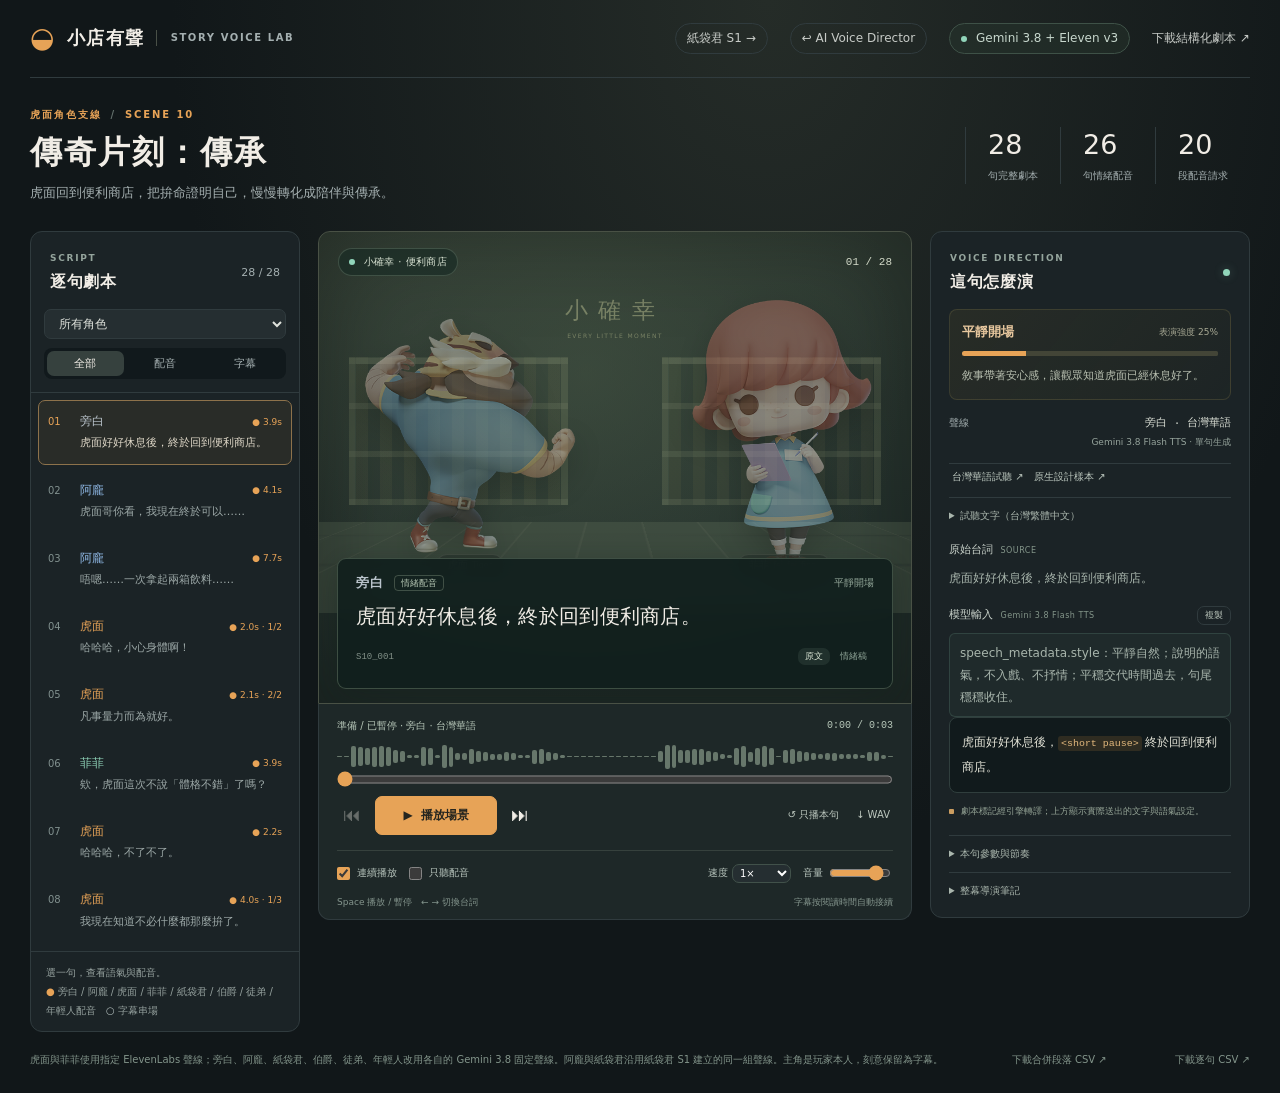
<file: story_tiger_s10/index.html>
<!doctype html>
<html lang="zh-Hant">
<head>
  <meta charset="UTF-8">
  <meta name="viewport" content="width=device-width, initial-scale=1">
  <meta name="theme-color" content="#151b1e">
  <title>虎面角色支線 · 傳奇片刻：傳承｜小店有聲</title>
  <meta name="description" content="虎面回到便利商店，把拚命證明自己，慢慢轉化成陪伴與傳承。虎面與菲菲使用指定 ElevenLabs 聲線；旁白、阿龐、紙袋君、伯爵、徒弟、年輕人改用各自的 Gemini 3.8 固定聲線。阿龐與紙袋君沿用紙袋君 S1 建立的同一組聲線。主角是玩家本人，刻意保留為字幕。">
  <link rel="icon" href="data:image/svg+xml,%3Csvg xmlns='http://www.w3.org/2000/svg' viewBox='0 0 64 64'%3E%3Crect width='64' height='64' rx='16' fill='%23e7a357'/%3E%3Ctext x='32' y='46' text-anchor='middle' font-size='44'%3E虎%3C/text%3E%3C/svg%3E">
  <link rel="stylesheet" href="style.css">
  <script src="app.js" defer></script>
</head>
<body>
  <div class="app-shell">
    <header class="topbar">
      <a class="brand" href="./" aria-label="小店有聲首頁"><span class="brand-icon" aria-hidden="true">◒</span> 小店有聲 <span class="brand-en">STORY VOICE LAB</span></a>
      <div class="top-actions"><a id="sibling-link" class="site-link" hidden></a><a id="site-link" class="site-link" hidden></a><span class="engine"><i></i> <span id="engine-summary"></span></span><a href="script.json" download class="quiet-link">下載結構化劇本 ↗</a></div>
    </header>
    <section class="scene-header" aria-labelledby="scene-title">
      <div><p class="eyebrow" id="scene-eyebrow"></p><h1 id="scene-title"></h1><p id="scene-description" class="scene-description"></p></div>
      <div class="scene-stats"><div><strong id="total-count">0</strong><span>句完整劇本</span></div><div><strong id="voiced-count">0</strong><span>句情緒配音</span></div><div><strong id="utterance-count">0</strong><span>段配音請求</span></div></div>
    </section>
    <main class="workbench">
      <aside class="script-panel panel" aria-label="劇本列表">
        <div class="panel-heading"><div><p class="eyebrow">SCRIPT</p><h2>逐句劇本</h2></div><span id="list-count" class="small-count"></span></div>
        <div class="list-controls">
          <label class="sr-only" for="role-filter">篩選角色</label><select id="role-filter"><option value="all">所有角色</option></select>
          <div class="filter-tabs" role="group" aria-label="篩選配音模式"><button data-filter="all" aria-pressed="true">全部</button><button data-filter="voiced" aria-pressed="false">配音</button><button data-filter="subtitles" aria-pressed="false">字幕</button></div>
        </div>
        <ol id="script-list" class="script-list"></ol>
        <p class="list-help">選一句，查看語氣與配音。<br><span class="audio-dot">●</span> <span id="voiced-cast-note"></span>配音　<span class="subtitle-dot">○</span> 字幕串場</p>
      </aside>

      <section class="performance" aria-label="場景播放器">
        <div class="stage" id="stage">
          <div class="stage-top"><span class="location"><i></i> 小確幸 · 便利商店</span><span id="scene-progress" class="scene-progress"></span></div>
          <div class="shop-set" aria-hidden="true"><div class="shop-sign">小確幸 <small>EVERY LITTLE MOMENT</small></div><div class="shelf shelf-left"></div><div class="shelf shelf-right"></div><div class="shop-floor"></div></div>
          <div class="portrait-wrap lead-a-wrap" id="lead-a-wrap"><img id="lead-a-portrait" class="portrait" alt=""><span class="cast-label" id="lead-a-label"></span></div>
          <div class="portrait-wrap lead-b-wrap" id="lead-b-wrap"><img id="lead-b-portrait" class="portrait" alt=""><span class="cast-label" id="lead-b-label"></span></div>
          <div id="support-speaker" class="support-speaker" hidden><span id="support-initial"></span><img id="support-portrait" alt="" hidden></div>
          <div class="caption-box">
            <div class="caption-heading"><span id="speaker-name" class="speaker-name"></span><span id="delivery-badge" class="delivery-badge"></span><span id="emotion-label" class="emotion-label"></span></div>
            <div id="caption-text" class="caption-text" aria-live="polite"></div>
            <div class="caption-bottom"><span id="line-id"></span><div class="caption-tabs" role="group" aria-label="字幕顯示"><button id="caption-original" aria-pressed="true">原文</button><button id="caption-directed" aria-pressed="false">情緒稿</button></div></div>
          </div>
        </div>
        <div class="player panel">
          <div class="playback-status"><span id="playback-status" role="status">準備播放</span><span id="clip-time">0:00 / 0:00</span></div>
          <div id="waveform" class="waveform" aria-hidden="true"></div>
          <label class="sr-only" for="seek">本句播放進度</label><input id="seek" class="seek" type="range" min="0" max="1" step="0.01" value="0" aria-label="本句播放進度">
          <div class="transport"><div class="main-controls"><button id="previous" class="icon-button" aria-label="上一句">⏮</button><button id="play" class="primary-button" aria-label="播放場景"><span id="play-icon" aria-hidden="true">▶</span><span id="play-label">播放場景</span></button><button id="next" class="icon-button" aria-label="下一句">⏭</button></div><button id="audition" class="text-button">↺ 只播本句</button><button id="audition-utterance" class="text-button" hidden>▶ 只播本段</button><a id="download-clip" class="text-button" download hidden>↓ WAV</a></div>
          <div class="playback-options"><label><input id="auto-advance" type="checkbox" checked> 連續播放</label><label><input id="only-voiced" type="checkbox"> 只聽配音</label><label class="speed-label">速度 <select id="speed" aria-label="播放速度"><option value="0.85">0.85×</option><option value="1" selected>1×</option><option value="1.15">1.15×</option><option value="1.3">1.3×</option></select></label><label class="volume-label">音量 <input id="volume" type="range" min="0" max="1" step="0.05" value="0.85" aria-label="音量"></label></div>
          <p id="playback-error" class="error" role="alert" hidden></p>
          <p class="keyboard-help">Space 播放 / 暫停　← → 切換台詞 <span>字幕按閱讀時間自動接續</span></p>
        </div>
      </section>

      <aside class="inspector panel" aria-label="情緒與 TTS 輸入">
        <div class="panel-heading"><div><p class="eyebrow">VOICE DIRECTION</p><h2>這句怎麼演</h2></div><span class="live-dot"></span></div>
        <div class="inspector-body">
          <div class="emotion-card"><div><span id="inspector-emotion"></span><small id="intensity-label"></small></div><meter id="intensity" min="0" max="1" value="0.5" aria-label="情緒強度"></meter><p id="direction-note"></p></div>
          <div class="voice-assignment"><span>聲線</span><strong id="voice-name"></strong><small id="voice-status"></small></div>
          <a id="voice-preview" class="text-button" target="_blank" rel="noopener" hidden>台灣華語試聽 ↗</a>
          <a id="voice-native-sample" class="text-button" target="_blank" rel="noopener" hidden>原生設計樣本 ↗</a>
          <details id="voice-preview-details" hidden><summary>試聽文字（台灣繁體中文）</summary><p id="voice-preview-text"></p></details>
          <p id="utterance-note" class="utterance-note" hidden></p>
          <section class="text-section"><h3>原始台詞 <span>SOURCE</span></h3><p id="original-text"></p></section>
          <section class="text-section"><div class="input-heading"><h3><b id="tts-input-label">模型輸入</b> <span id="engine-label"></span></h3><button id="copy-input" class="copy-button">複製</button></div><p id="speech-style" class="speech-style" hidden></p><div id="tts-text" class="model-text"></div><p id="edit-note" class="edit-note" hidden></p><ul id="tuning-notes" class="tuning-notes" hidden></ul></section>
          <div class="tag-legend"><i></i> 劇本標記經引擎轉譯；上方顯示實際送出的文字與語氣設定。</div>
          <details><summary>本句參數與節奏</summary><pre id="request-settings"></pre></details>
          <details><summary>整幕導演筆記</summary><p id="scene-direction"></p></details>
        </div>
      </aside>
    </main>
    <footer><span id="casting-note"></span><a href="utterances.csv" download>下載合併段落 CSV ↗</a><a href="script.csv" download>下載逐句 CSV ↗</a></footer>
  </div>
  <audio id="audio" preload="metadata"></audio>
  <script id="scene-data" type="application/json">{"scene_id": "tiger_s10", "title": "S10 傳奇片刻：傳承", "display_title": "傳奇片刻：傳承", "description": "虎面回到便利商店，把拚命證明自己，慢慢轉化成陪伴與傳承。", "casting_note": "虎面與菲菲使用指定 ElevenLabs 聲線；旁白、阿龐、紙袋君、伯爵、徒弟、年輕人改用各自的 Gemini 3.8 固定聲線。阿龐與紙袋君沿用紙袋君 S1 建立的同一組聲線。主角是玩家本人，刻意保留為字幕。", "director_note": "前半場是休息後的釋懷與同事間的玩笑；徒弟進門時短暫驚喜，最後以真心為後輩驕傲的笑聲收尾。情緒隨句子轉折，不把每句都演成吶喊。全幕最短的兩句（s10_007、s10_017）曾出現破音字與口音漂移，改用 stability 0.65 + similarity_boost 0.9 貼回 Tiger 的基準聲線，並以 IPA 固定「不了」的輕聲讀法。配角的演法差異寫在 delivery_style：旁白不入戲、阿龐使力時把聲音壓在喉嚨、紙袋君難得心虛而收小聲、伯爵端正客套、徒弟全場音量最大、年輕人以支撐力而非音量收尾。", "tag_aliases": {"pause": "short pause", "surprise": "surprised", "sigh": "sighs", "laugh": "laughs"}, "grouping": {"method": "directed_adjacent", "max_intensity_delta": 0.35, "note": "依語意指定情緒接近的連續同角色台詞。同段只生成及正規化一次；字幕保留逐句時間軸。", "groups": [{"utterance_id": "s10_u004_005", "line_ids": ["s10_004", "s10_005"], "emotion": "溫暖關懷", "reason": "笑著提醒小心身體，再補充量力而為，都是同一段溫暖關心。", "voice_settings": {"speed": 0.98}}, {"utterance_id": "s10_u008_010", "line_ids": ["s10_008", "s10_009", "s10_010"], "emotion": "釋懷分享", "reason": "從放下逞強，到分享休息與訓練的體悟，再收束結論，都是沉穩釋懷的同一段話。", "voice_settings": {"speed": 0.97}}, {"utterance_id": "s10_u015_016", "line_ids": ["s10_015", "s10_016"], "emotion": "鄭重請教", "reason": "伯爵先說明營養問題，隨即誠懇提問，維持同一種客氣認真的語氣。"}, {"utterance_id": "s10_u025_027", "line_ids": ["s10_025", "s10_026", "s10_027"], "emotion": "感謝與傳承", "reason": "年輕人真誠致謝，接著以承諾與口號回應教練，同屬熱切而堅定的傳承宣言。"}]}, "page": {"series": "虎面角色支線", "scene_label": "SCENE 10", "favicon_char": "虎"}, "stage": {"leads": ["tiger", "fei_fei"], "narrator": "narrator"}, "site": {"dir": "demo-page/story_tiger_s10", "site_root": "../", "site_name": "AI Voice Director", "url": "https://tklovln.github.io/ai-voice-director/story_tiger_s10/", "sibling": {"label": "紙袋君 S1", "url": "../story_paperbag_s1/"}}, "engines": [{"name": "gemini", "model_id": "gemini-3.8-flash-tts", "label": "Gemini 3.8 Flash TTS"}, {"name": "elevenlabs", "model_id": "eleven_v3", "label": "Eleven v3"}], "utterances": [{"utterance_id": "s10_001", "line_ids": ["s10_001"], "character": "旁白", "mode": "tts", "emotion": "平靜開場", "reason": "單句或與相鄰句的情緒／角色不同。"}, {"utterance_id": "s10_002", "line_ids": ["s10_002"], "character": "阿龐", "mode": "tts", "emotion": "期待被肯定", "reason": "單句或與相鄰句的情緒／角色不同。"}, {"utterance_id": "s10_003", "line_ids": ["s10_003"], "character": "阿龐", "mode": "tts", "emotion": "用力又得意", "reason": "單句或與相鄰句的情緒／角色不同。"}, {"utterance_id": "s10_u004_005", "line_ids": ["s10_004", "s10_005"], "character": "虎面", "mode": "tts", "emotion": "溫暖關懷", "reason": "笑著提醒小心身體，再補充量力而為，都是同一段溫暖關心。"}, {"utterance_id": "s10_006", "line_ids": ["s10_006"], "character": "菲菲", "mode": "tts", "emotion": "好奇打趣", "reason": "單句或與相鄰句的情緒／角色不同。"}, {"utterance_id": "s10_007", "line_ids": ["s10_007"], "character": "虎面", "mode": "tts", "emotion": "自在自嘲", "reason": "單句或與相鄰句的情緒／角色不同。"}, {"utterance_id": "s10_u008_010", "line_ids": ["s10_008", "s10_009", "s10_010"], "character": "虎面", "mode": "tts", "emotion": "釋懷分享", "reason": "從放下逞強，到分享休息與訓練的體悟，再收束結論，都是沉穩釋懷的同一段話。"}, {"utterance_id": "s10_011", "line_ids": ["s10_011"], "character": "主角", "mode": "subtitle_only", "emotion": "順勢追問", "reason": "單句或與相鄰句的情緒／角色不同。"}, {"utterance_id": "s10_012", "line_ids": ["s10_012"], "character": "虎面", "mode": "tts", "emotion": "準備宣言", "reason": "單句或與相鄰句的情緒／角色不同。"}, {"utterance_id": "s10_013", "line_ids": ["s10_013"], "character": "紙袋君", "mode": "tts", "emotion": "靦腆求助", "reason": "單句或與相鄰句的情緒／角色不同。"}, {"utterance_id": "s10_014", "line_ids": ["s10_014"], "character": "虎面", "mode": "tts", "emotion": "親切答應", "reason": "單句或與相鄰句的情緒／角色不同。"}, {"utterance_id": "s10_u015_016", "line_ids": ["s10_015", "s10_016"], "character": "伯爵", "mode": "tts", "emotion": "鄭重請教", "reason": "伯爵先說明營養問題，隨即誠懇提問，維持同一種客氣認真的語氣。"}, {"utterance_id": "s10_017", "line_ids": ["s10_017"], "character": "虎面", "mode": "tts", "emotion": "爽快可靠", "reason": "單句或與相鄰句的情緒／角色不同。"}, {"utterance_id": "s10_018", "line_ids": ["s10_018"], "character": "主角", "mode": "subtitle_only", "emotion": "笑著點破", "reason": "單句或與相鄰句的情緒／角色不同。"}, {"utterance_id": "s10_019", "line_ids": ["s10_019"], "character": "菲菲", "mode": "tts", "emotion": "俏皮又欣慰", "reason": "單句或與相鄰句的情緒／角色不同。"}, {"utterance_id": "s10_020", "line_ids": ["s10_020"], "character": "徒弟", "mode": "tts", "emotion": "興奮呼喚", "reason": "單句或與相鄰句的情緒／角色不同。"}, {"utterance_id": "s10_021", "line_ids": ["s10_021"], "character": "虎面", "mode": "tts", "emotion": "意外驚喜", "reason": "單句或與相鄰句的情緒／角色不同。"}, {"utterance_id": "s10_022", "line_ids": ["s10_022"], "character": "徒弟", "mode": "tts", "emotion": "迫不及待", "reason": "單句或與相鄰句的情緒／角色不同。"}, {"utterance_id": "s10_023", "line_ids": ["s10_023"], "character": "年輕人", "mode": "tts", "emotion": "喜悅報喜", "reason": "單句或與相鄰句的情緒／角色不同。"}, {"utterance_id": "s10_024", "line_ids": ["s10_024"], "character": "虎面", "mode": "tts", "emotion": "為後輩驕傲", "reason": "單句或與相鄰句的情緒／角色不同。"}, {"utterance_id": "s10_u025_027", "line_ids": ["s10_025", "s10_026", "s10_027"], "character": "年輕人", "mode": "tts", "emotion": "感謝與傳承", "reason": "年輕人真誠致謝，接著以承諾與口號回應教練，同屬熱切而堅定的傳承宣言。"}, {"utterance_id": "s10_028", "line_ids": ["s10_028"], "character": "虎面", "mode": "tts", "emotion": "滿足的笑聲", "reason": "單句或與相鄰句的情緒／角色不同。"}], "cast": {"tiger": {"name": "虎面", "color": "#e7a357", "voice_name": "Tiger", "portraits": {"normal": "assets/portraits/tiger_normal.png", "happy": "assets/portraits/tiger_happy.png"}}, "fei_fei": {"name": "菲菲", "color": "#91d5ba", "voice_name": "fei_fei_final", "portraits": {"normal": "assets/portraits/fei_fei_normal.png", "happy": "assets/portraits/fei_fei_happy.png", "suspicious": "assets/portraits/fei_fei_suspicious.png"}}, "a_pang": {"name": "阿龐", "color": "#92bcea", "voice_name": "阿龐 Alvin · 台灣華語", "portraits": {"normal": "assets/portraits/a_pang_normal.png", "happy": "assets/portraits/a_pang_happy.png", "sad": "assets/portraits/a_pang_sad.png"}, "voice_preview": "assets/audio/a_pang_voice_design_preview_13631c087a63ab8a.wav", "voice_preview_text": "嗨，我是阿龐！我念戲劇系，平常在便利商店打工。欸，你有沒有看到門口那位客人？我真的嚇了一跳耶！好啦，先別緊張，垃圾袋我來拿，下個星期再一起練習。這個故事告訴我們，遇到事情要先問清楚！", "voice_design_sample": "assets/audio/a_pang_native_design_e0be0dbe73d85e28.wav"}, "protagonist": {"name": "主角", "color": "#cab7ed", "voice_name": null, "portraits": {}}, "paper_bag": {"name": "紙袋君", "color": "#cebc90", "voice_name": "紙袋君 Baggy Joe · 台灣華語", "portraits": {"normal": "assets/portraits/paper_bag_normal.png", "happy": "assets/portraits/paper_bag_happy.png", "sad": "assets/portraits/paper_bag_sad.png"}, "voice_preview": "assets/audio/paper_bag_voice_design_preview_e2729f678da419d3.wav", "voice_preview_text": "嗯……我是紙袋君。以前是做行銷的，現在比較喜歡待在這種小店裡。欸，有什麼問題都可以問我，一件一件來就好，不用急。垃圾等一下我拿去門口，下個星期再看看店裡的生意有沒有變好。", "voice_design_sample": "assets/audio/paper_bag_native_design_a99b60355f0d69ee.wav"}, "count": {"name": "伯爵", "color": "#d5a1c4", "voice_name": "吸血鬼伯爵 Count Tomato · 台灣華語", "portraits": {}, "voice_preview": "assets/audio/count_voice_design_preview_b9aa370414293ed1.wav", "voice_preview_text": "晚安，在下是伯爵。這間店的夜班，比在下的城堡熱鬧多了。可愛的小姐，需要什麼呢？啊，番茄汁請讓在下自己來拿，垃圾也由在下送到門口就好。下個星期若有空，還請多指教。", "voice_design_sample": "assets/audio/count_native_design_1220145cb82951e3.wav"}, "apprentice": {"name": "徒弟", "color": "#e9b38d", "voice_name": "徒弟 · 台灣華語", "portraits": {}, "voice_preview": "assets/audio/apprentice_voice_design_preview_04928676542fcc65.wav", "voice_preview_text": "教練！我跟你說，我們今天的訓練全部做完了！下個星期就要正式報到了，我一定不會給你丟臉。啊，垃圾我拿去門口就好，你坐著休息一下啦！", "voice_design_sample": "assets/audio/apprentice_native_design_48e139b9a71d8111.wav"}, "young_man": {"name": "年輕人", "color": "#b4c786", "voice_name": "年輕人 · 台灣華語", "portraits": {}, "voice_preview": "assets/audio/young_man_voice_design_preview_9d1da1619c364cfd.wav", "voice_preview_text": "教練，這段時間真的很謝謝你。你說過，上了場就要全力以赴，我們都記得。下個星期報到之前，我們會把道館整理乾淨，垃圾也都處理好，請你放心。", "voice_design_sample": "assets/audio/young_man_native_design_86899a5d8dd4245b.wav"}, "narrator": {"name": "旁白", "color": "#bac4cc", "voice_name": "旁白 · 台灣華語", "portraits": {}, "voice_preview": "assets/audio/narrator_voice_design_preview_ceca33ef87f31f3f.wav", "voice_preview_text": "那天之後，店裡的日子慢慢回到原來的樣子。清晨的貨到了，垃圾也都收乾淨了。下個星期的排班表貼在牆上，名字一個都沒有少。", "voice_design_sample": "assets/audio/narrator_native_design_689e977743f513cc.wav"}}, "lines": [{"line_id": "s10_001", "order": 1, "speaker": "narrator", "character": "旁白", "source_text": "虎面好好休息後，終於回到便利商店。", "spoken_text": "虎面好好休息後， 終於回到便利商店。", "text": "[calm] 虎面好好休息後，[pause] 終於回到便利商店。", "tts_text": "虎面好好休息後，\u003cshort pause\u003e 終於回到便利商店。", "emotion": "平靜開場", "intensity": 0.25, "expression": "normal", "direction": "敘事帶著安心感，讓觀眾知道虎面已經休息好了。", "mode": "tts", "voice_name": "旁白 · 台灣華語", "subtitle_duration_ms": 2308, "pause_after_ms": 500, "voice_settings": {}, "utterance_id": "s10_001", "utterance_line_ids": ["s10_001"], "utterance_index": 0, "utterance_size": 1, "utterance_emotion": "平靜開場", "utterance_reason": "單句或與相鄰句的情緒／角色不同。", "pronunciations": [], "provider_name": "gemini", "model_id": "gemini-3.8-flash-tts", "engine_label": "Gemini 3.8 Flash TTS", "normalizations": [], "text_edit_note": "", "tuning_note": "", "audio": {"url": "assets/audio/s10_001_83afddcd9a6df759ad9b.wav", "download_url": "assets/audio/s10_001_83afddcd9a6df759ad9b.wav", "duration_s": 3.872, "start_s": 0.0, "end_s": 3.872, "waveform": [0.012, 0.034, 0.878, 0.792, 0.711, 0.829, 0.843, 0.77, 0.51, 0.439, 0.157, 0.105, 0.809, 0.702, 0.122, 0.986, 0.837, 0.32, 0.32, 0.639, 0.458, 0.378, 0.243, 0.258, 0.356, 0.314, 0.13, 0.107, 0.584, 0.603, 0.408, 0.303, 0.111, 0.014, 0.01, 0.013, 0.013, 0.01, 0.011, 0.005, 0.004, 0.004, 0.005, 0.007, 0.01, 0.009, 0.428, 1.0, 0.969, 0.553, 0.548, 0.675, 0.66, 0.49, 0.388, 0.224, 0.093, 0.74, 0.852, 0.417, 0.704, 0.865, 0.685, 0.032, 0.549, 0.609, 0.448, 0.391, 0.317, 0.176, 0.291, 0.339, 0.227, 0.242, 0.224, 0.102, 0.366, 0.361, 0.172, 0.006], "utterance_duration_s": 3.872}, "speech_styles": ["平靜自然；說明的語氣，不入戲、不抒情；平穩交代時間過去，句尾穩穩收住。"]}, {"line_id": "s10_002", "order": 2, "speaker": "a_pang", "character": "阿龐", "source_text": "虎面哥你看，我現在終於可以……", "spoken_text": "虎面哥，你看！ 我現在終於可以...", "text": "[excited] 虎面哥，你看！[pause] 我現在終於可以...", "tts_text": "虎面哥，你看！\u003cshort pause\u003e 我現在終於可以...", "emotion": "期待被肯定", "intensity": 0.65, "expression": "happy", "direction": "先興奮叫住虎面，再用未完成的句尾銜接搬貨動作。", "mode": "tts", "voice_name": "阿龐 Alvin · 台灣華語", "subtitle_duration_ms": 2200, "pause_after_ms": 150, "voice_settings": {}, "utterance_id": "s10_002", "utterance_line_ids": ["s10_002"], "utterance_index": 0, "utterance_size": 1, "utterance_emotion": "期待被肯定", "utterance_reason": "單句或與相鄰句的情緒／角色不同。", "pronunciations": [], "provider_name": "gemini", "model_id": "gemini-3.8-flash-tts", "engine_label": "Gemini 3.8 Flash TTS", "normalizations": [], "text_edit_note": "", "tuning_note": "預設 seed 把「虎面哥」唸成「虎咪哥」（ASR 聽成虎咪哥）。只換 seed 重抽，文字與演法都沒改，730102 的「虎面哥」正確。", "audio": {"url": "assets/audio/s10_002_929156857c76640e1551.wav", "download_url": "assets/audio/s10_002_929156857c76640e1551.wav", "duration_s": 4.096, "start_s": 0.0, "end_s": 4.096, "waveform": [0.011, 0.028, 0.062, 0.124, 0.219, 0.611, 0.611, 0.69, 0.997, 0.913, 0.812, 1.0, 0.959, 0.55, 0.017, 0.02, 0.004, 0.118, 0.512, 0.826, 0.788, 0.932, 0.836, 0.785, 0.447, 0.015, 0.004, 0.006, 0.007, 0.005, 0.002, 0.002, 0.001, 0.002, 0.061, 0.146, 0.048, 0.024, 0.06, 0.047, 0.015, 0.273, 0.601, 0.572, 0.35, 0.143, 0.289, 0.5, 0.253, 0.225, 0.838, 0.549, 0.164, 0.003, 0.17, 0.433, 0.783, 0.188, 0.278, 0.252, 0.172, 0.248, 0.483, 0.488, 0.105, 0.579, 0.779, 0.668, 0.746, 0.405, 0.729, 0.824, 0.283, 0.159, 0.259, 0.192, 0.123, 0.09, 0.053, 0.007], "utterance_duration_s": 4.096}, "speech_styles": ["興奮開心；興奮到有點急，音量偏大、語速偏快；句尾沒說完就吊在那裡。"]}, {"line_id": "s10_003", "order": 3, "speaker": "a_pang", "character": "阿龐", "source_text": "唔嗯……一次拿起兩箱飲料……", "spoken_text": "唔嗯... 一次拿起，兩箱飲料...", "text": "[strained] 唔嗯...[pause] 一次拿起，兩箱飲料... [exhales]", "tts_text": "唔嗯...\u003cshort pause\u003e 一次拿起，兩箱飲料... \u003cexhales\u003e", "emotion": "用力又得意", "intensity": 0.6, "expression": "normal", "direction": "搬重物時分兩口氣說完，句尾吐氣，不演成痛苦尖叫。", "mode": "tts", "voice_name": "阿龐 Alvin · 台灣華語", "subtitle_duration_ms": 2200, "pause_after_ms": 350, "voice_settings": {}, "utterance_id": "s10_003", "utterance_line_ids": ["s10_003"], "utterance_index": 0, "utterance_size": 1, "utterance_emotion": "用力又得意", "utterance_reason": "單句或與相鄰句的情緒／角色不同。", "pronunciations": [], "provider_name": "gemini", "model_id": "gemini-3.8-flash-tts", "engine_label": "Gemini 3.8 Flash TTS", "normalizations": [], "text_edit_note": "", "tuning_note": "", "audio": {"url": "assets/audio/s10_003_a95135e45ce2f123430a.wav", "download_url": "assets/audio/s10_003_a95135e45ce2f123430a.wav", "duration_s": 7.712, "start_s": 0.0, "end_s": 7.712, "waveform": [0.282, 0.296, 0.005, 0.001, 0.001, 0.001, 0.002, 0.001, 0.419, 0.952, 0.989, 0.425, 0.089, 0.17, 0.141, 0.087, 0.012, 0.001, 0.001, 0.001, 0.001, 0.002, 0.023, 0.002, 0.001, 0.014, 0.213, 1.0, 0.663, 0.23, 0.082, 0.09, 0.057, 0.001, 0.001, 0.359, 0.518, 0.73, 0.79, 0.883, 0.755, 0.681, 0.577, 0.354, 0.075, 0.078, 0.061, 0.067, 0.088, 0.07, 0.05, 0.048, 0.313, 0.543, 0.958, 0.536, 0.994, 1.0, 0.637, 0.317, 0.707, 1.0, 0.624, 0.07, 0.055, 0.034, 0.026, 0.452, 0.541, 0.341, 0.107, 0.062, 0.17, 0.088, 0.027, 0.007, 0.046, 0.065, 0.053, 0.059], "utterance_duration_s": 7.712}, "speech_styles": ["費力地說話；屏著氣使力，聲音被壓在喉嚨裡，字要一個一個撐出來，最後大口吐氣。"]}, {"line_id": "s10_004", "order": 4, "speaker": "tiger", "character": "虎面", "source_text": "哈哈哈，小心身體啊！", "spoken_text": "哈哈哈， 小心身體啊！", "text": "[chuckles] 哈哈哈，[warmly] 小心身體啊！", "tts_text": "[strong Taiwanese Mandarin accent] [chuckles] 哈哈哈，[warmly] 小心身體啊！\n[reassuring] 凡事...[short pause] 量力而為就好。", "emotion": "爽朗關心", "intensity": 0.65, "expression": "happy", "direction": "先被逗笑，接著是真心提醒；重點落在『小心身體』。", "mode": "tts", "voice_name": "Tiger", "subtitle_duration_ms": 2200, "pause_after_ms": 350, "voice_settings": {"stability": 0.5, "similarity_boost": 0.75, "speed": 0.98}, "utterance_id": "s10_u004_005", "utterance_line_ids": ["s10_004", "s10_005"], "utterance_index": 0, "utterance_size": 2, "utterance_emotion": "溫暖關懷", "utterance_reason": "笑著提醒小心身體，再補充量力而為，都是同一段溫暖關心。", "pronunciations": [], "provider_name": "elevenlabs", "model_id": "eleven_v3", "engine_label": "Eleven v3", "normalizations": [], "text_edit_note": "", "tuning_note": "", "audio": {"url": "assets/audio/s10_u004_005_c27b93f0a2feef76f0e1.wav", "download_url": "assets/audio/s10_004_c27b93f0a2feef76f0e1_clip.wav", "duration_s": 2.043, "start_s": 0.0, "end_s": 2.043, "waveform": [0.0, 0.0, 0.001, 0.014, 0.03, 0.058, 0.098, 1.0, 1.0, 0.759, 0.076, 0.061, 0.047, 1.0, 1.0, 0.991, 0.328, 0.043, 1.0, 1.0, 1.0, 0.852, 0.652, 0.592, 0.222, 0.041, 0.001, 0.008, 0.034, 0.086, 0.138, 0.322, 0.434, 0.594, 0.686, 0.536, 0.493, 0.319, 0.116, 0.154, 0.177, 0.354, 0.387, 0.318, 0.335, 0.266, 0.275, 0.251, 0.223, 0.682, 0.66, 0.509, 0.509, 0.135, 0.146, 0.101, 0.12, 0.277, 0.308, 0.218, 0.189, 0.176, 0.246, 0.367, 0.403, 0.763, 0.629, 0.663, 0.711, 0.562, 0.526, 0.404, 0.195, 0.028, 0.016, 0.004, 0.002, 0.005, 0.006, 0.115], "utterance_duration_s": 4.16}, "speech_styles": []}, {"line_id": "s10_005", "order": 5, "speaker": "tiger", "character": "虎面", "source_text": "凡事量力而為就好。", "spoken_text": "凡事... 量力而為就好。", "text": "[reassuring] 凡事...[pause] 量力而為就好。", "tts_text": "[strong Taiwanese Mandarin accent] [chuckles] 哈哈哈，[warmly] 小心身體啊！\n[reassuring] 凡事...[short pause] 量力而為就好。", "emotion": "溫柔勸勉", "intensity": 0.35, "expression": "normal", "direction": "把音量收回來，像教練拍拍後輩的肩膀，不像訓話。", "mode": "tts", "voice_name": "Tiger", "subtitle_duration_ms": 2200, "pause_after_ms": 350, "voice_settings": {"stability": 0.5, "similarity_boost": 0.75, "speed": 0.98}, "utterance_id": "s10_u004_005", "utterance_line_ids": ["s10_004", "s10_005"], "utterance_index": 1, "utterance_size": 2, "utterance_emotion": "溫暖關懷", "utterance_reason": "笑著提醒小心身體，再補充量力而為，都是同一段溫暖關心。", "pronunciations": [], "provider_name": "elevenlabs", "model_id": "eleven_v3", "engine_label": "Eleven v3", "normalizations": [], "text_edit_note": "", "tuning_note": "", "audio": {"url": "assets/audio/s10_u004_005_c27b93f0a2feef76f0e1.wav", "download_url": "assets/audio/s10_005_c27b93f0a2feef76f0e1_clip.wav", "duration_s": 2.117, "start_s": 2.043, "end_s": 4.16, "waveform": [0.462, 0.503, 0.5, 0.618, 0.545, 0.395, 0.227, 0.283, 0.248, 0.205, 0.195, 0.173, 0.144, 0.237, 0.363, 0.414, 0.315, 0.215, 0.105, 0.014, 0.004, 0.002, 0.001, 0.001, 0.084, 0.17, 0.542, 0.584, 0.513, 1.0, 1.0, 1.0, 0.836, 0.718, 0.146, 0.151, 0.129, 0.127, 0.095, 0.241, 0.325, 0.324, 0.274, 0.186, 0.107, 0.173, 0.134, 0.055, 0.045, 0.075, 0.113, 0.115, 0.135, 0.158, 0.153, 0.136, 0.088, 0.132, 0.167, 0.13, 0.17, 0.208, 0.172, 0.023, 0.059, 0.154, 0.228, 0.204, 0.206, 0.178, 0.222, 0.032, 0.048, 0.108, 0.123, 0.054, 0.043, 0.027, 0.028, 0.003], "utterance_duration_s": 4.16}, "speech_styles": []}, {"line_id": "s10_006", "order": 6, "speaker": "fei_fei", "character": "菲菲", "source_text": "欸，虎面這次不說「體格不錯」了嗎？", "spoken_text": "欸？ 虎面這次不說「體格不錯」了嗎？", "text": "[curious] 欸？[pause] 虎面這次不說「體格不錯」了嗎？", "tts_text": "[strong Taiwanese Mandarin accent] [curious] 欸？[short pause] 虎面這次不說「體格不錯」了嗎？", "emotion": "好奇打趣", "intensity": 0.6, "expression": "suspicious", "direction": "『欸』微微上揚，後半句帶笑意的疑問，沒有責備。", "mode": "tts", "voice_name": "fei_fei_final", "subtitle_duration_ms": 2200, "pause_after_ms": 350, "voice_settings": {"stability": 0.5, "similarity_boost": 0.75, "speed": 1.0}, "utterance_id": "s10_006", "utterance_line_ids": ["s10_006"], "utterance_index": 0, "utterance_size": 1, "utterance_emotion": "好奇打趣", "utterance_reason": "單句或與相鄰句的情緒／角色不同。", "pronunciations": [], "provider_name": "elevenlabs", "model_id": "eleven_v3", "engine_label": "Eleven v3", "normalizations": [], "text_edit_note": "", "tuning_note": "", "audio": {"url": "assets/audio/s10_006_a45f575102b3fdc873e3.wav", "download_url": "assets/audio/s10_006_a45f575102b3fdc873e3.wav", "duration_s": 3.936, "start_s": 0.0, "end_s": 3.936, "waveform": [0.017, 0.611, 0.696, 0.781, 0.782, 0.793, 0.743, 0.909, 0.469, 0.044, 0.002, 0.001, 0.0, 0.0, 0.0, 0.0, 0.0, 0.0, 0.0, 0.0, 0.0, 0.0, 0.029, 0.132, 0.536, 0.597, 0.718, 0.467, 0.536, 0.819, 0.852, 0.799, 0.356, 0.201, 0.918, 0.959, 0.362, 0.142, 0.336, 0.587, 0.562, 0.609, 0.064, 0.071, 0.829, 1.0, 0.339, 0.275, 0.873, 0.941, 0.925, 0.149, 0.157, 0.291, 0.306, 0.158, 0.255, 0.293, 0.228, 0.049, 0.085, 0.252, 0.163, 0.147, 0.186, 0.704, 0.881, 0.953, 0.956, 0.302, 0.608, 0.442, 0.154, 0.517, 0.473, 0.457, 0.339, 0.213, 0.104, 0.054], "utterance_duration_s": 3.936}, "speech_styles": []}, {"line_id": "s10_007", "order": 7, "speaker": "tiger", "character": "虎面", "source_text": "哈哈哈，不了不了。", "spoken_text": "哈哈哈， 不了、不了。", "text": "[chuckles] 哈哈哈，[pause] 不了、不了。", "tts_text": "[strong Taiwanese Mandarin accent] [chuckles] 哈哈哈，[short pause] 不\"/lə/\"、不\"/lə/\"。", "emotion": "自在自嘲", "intensity": 0.5, "expression": "happy", "direction": "笑著承認自己變了，兩個『不了』自然搖頭式地接上。", "mode": "tts", "voice_name": "Tiger", "subtitle_duration_ms": 2200, "pause_after_ms": 350, "voice_settings": {"stability": 0.65, "similarity_boost": 0.9, "speed": 1.0}, "utterance_id": "s10_007", "utterance_line_ids": ["s10_007"], "utterance_index": 0, "utterance_size": 1, "utterance_emotion": "自在自嘲", "utterance_reason": "單句或與相鄰句的情緒／角色不同。", "pronunciations": [{"word": "了", "ipa": "lə", "note": "「不了」是委婉拒絕，兩個『了』都念輕聲 le；原本模型讀成 liú／liǎo，ASR 聽成「不留不留」。加 IPA 後 ASR 聽成「不了不了」。"}], "provider_name": "elevenlabs", "model_id": "eleven_v3", "engine_label": "Eleven v3", "normalizations": [], "text_edit_note": "", "tuning_note": "", "audio": {"url": "assets/audio/s10_007_f7748b1a810070398b5e.wav", "download_url": "assets/audio/s10_007_f7748b1a810070398b5e.wav", "duration_s": 2.24, "start_s": 0.0, "end_s": 2.24, "waveform": [0.008, 0.031, 0.034, 0.031, 0.024, 0.574, 0.801, 0.955, 0.715, 0.041, 0.037, 0.03, 0.806, 0.875, 0.181, 0.03, 0.028, 0.012, 0.571, 0.624, 0.158, 0.009, 0.007, 0.005, 0.006, 0.004, 0.004, 0.003, 0.002, 0.0, 0.0, 0.0, 0.0, 0.0, 0.0, 0.0, 0.0, 0.0, 0.0, 0.001, 0.045, 0.692, 0.996, 1.0, 0.995, 0.771, 0.607, 0.451, 0.322, 0.372, 0.783, 0.815, 0.658, 0.472, 0.114, 0.021, 0.008, 0.007, 0.004, 0.003, 0.002, 0.0, 0.032, 0.264, 0.522, 0.624, 0.577, 0.611, 0.407, 0.189, 0.142, 0.115, 0.193, 0.266, 0.286, 0.303, 0.229, 0.098, 0.026, 0.004], "utterance_duration_s": 2.24}, "speech_styles": []}, {"line_id": "s10_008", "order": 8, "speaker": "tiger", "character": "虎面", "source_text": "我現在知道不必什麼都那麼拚了。", "spoken_text": "嗯...我現在知道， 不必什麼都那麼拚了。", "text": "[sigh] 嗯...我現在知道，[pause] 不必什麼都那麼拚了。", "tts_text": "[strong Taiwanese Mandarin accent] [sighs] 嗯...我現在知道，[short pause] 不必什麼都那麼拚了。\n[thoughtful] 好好休息、適度訓練...[short pause] 在現在的人生位置上，好好做事。\n[reassuring] 這才是...[short pause] 每個人應該做的事。", "emotion": "放下逞強", "intensity": 0.4, "expression": "normal", "direction": "嘆氣是鬆一口氣，不是悲傷；『不必』後逐漸放鬆。", "mode": "tts", "voice_name": "Tiger", "subtitle_duration_ms": 2308, "pause_after_ms": 450, "voice_settings": {"stability": 0.5, "similarity_boost": 0.75, "speed": 0.97}, "utterance_id": "s10_u008_010", "utterance_line_ids": ["s10_008", "s10_009", "s10_010"], "utterance_index": 0, "utterance_size": 3, "utterance_emotion": "釋懷分享", "utterance_reason": "從放下逞強，到分享休息與訓練的體悟，再收束結論，都是沉穩釋懷的同一段話。", "pronunciations": [], "provider_name": "elevenlabs", "model_id": "eleven_v3", "engine_label": "Eleven v3", "normalizations": [], "text_edit_note": "開頭增加語助詞『嗯』，表現想通後的釋懷；其餘字詞保留。", "tuning_note": "", "audio": {"url": "assets/audio/s10_u008_010_3fa7540038396bc0aba2.wav", "download_url": "assets/audio/s10_008_3fa7540038396bc0aba2_clip.wav", "duration_s": 4.0045, "start_s": 0.0, "end_s": 4.0045, "waveform": [0.0, 0.001, 0.017, 0.046, 0.057, 0.039, 0.029, 0.024, 0.011, 0.008, 0.005, 0.075, 0.121, 0.134, 0.131, 0.107, 0.092, 0.076, 0.041, 0.029, 0.015, 0.013, 0.01, 0.003, 0.0, 0.0, 0.004, 0.158, 0.242, 0.257, 0.208, 0.641, 0.578, 0.29, 0.268, 1.0, 0.933, 0.321, 0.156, 0.146, 0.124, 0.121, 0.153, 0.564, 0.543, 0.342, 0.067, 0.037, 0.005, 0.002, 0.0, 0.006, 0.309, 0.337, 0.283, 0.736, 0.83, 0.389, 0.248, 0.246, 0.095, 0.322, 0.345, 0.419, 0.364, 0.195, 0.393, 0.182, 0.43, 0.155, 0.074, 0.056, 0.275, 0.307, 0.135, 0.112, 0.168, 0.169, 0.081, 0.016], "utterance_duration_s": 12.16}, "speech_styles": []}, {"line_id": "s10_009", "order": 9, "speaker": "tiger", "character": "虎面", "source_text": "好好休息、適度訓練、在現在的人生位置上好好做事。", "spoken_text": "好好休息、適度訓練... 在現在的人生位置上，好好做事。", "text": "[thoughtful] 好好休息、適度訓練...[pause] 在現在的人生位置上，好好做事。", "tts_text": "[strong Taiwanese Mandarin accent] [sighs] 嗯...我現在知道，[short pause] 不必什麼都那麼拚了。\n[thoughtful] 好好休息、適度訓練...[short pause] 在現在的人生位置上，好好做事。\n[reassuring] 這才是...[short pause] 每個人應該做的事。", "emotion": "沉穩分享", "intensity": 0.4, "expression": "normal", "direction": "前兩項用生活化節奏列舉，停一下，再說出這一幕的核心。", "mode": "tts", "voice_name": "Tiger", "subtitle_duration_ms": 3231, "pause_after_ms": 350, "voice_settings": {"stability": 0.5, "similarity_boost": 0.75, "speed": 0.97}, "utterance_id": "s10_u008_010", "utterance_line_ids": ["s10_008", "s10_009", "s10_010"], "utterance_index": 1, "utterance_size": 3, "utterance_emotion": "釋懷分享", "utterance_reason": "從放下逞強，到分享休息與訓練的體悟，再收束結論，都是沉穩釋懷的同一段話。", "pronunciations": [], "provider_name": "elevenlabs", "model_id": "eleven_v3", "engine_label": "Eleven v3", "normalizations": [], "text_edit_note": "", "tuning_note": "", "audio": {"url": "assets/audio/s10_u008_010_3fa7540038396bc0aba2.wav", "download_url": "assets/audio/s10_009_3fa7540038396bc0aba2_clip.wav", "duration_s": 5.2845, "start_s": 4.0045, "end_s": 9.289, "waveform": [0.001, 0.227, 1.0, 1.0, 1.0, 1.0, 0.581, 0.18, 0.46, 0.445, 0.338, 0.239, 0.239, 0.165, 0.164, 0.133, 0.039, 0.173, 0.416, 0.369, 0.483, 0.331, 0.27, 0.234, 0.156, 0.215, 0.247, 0.265, 0.081, 0.148, 0.256, 0.29, 0.018, 0.001, 0.074, 0.995, 1.0, 0.415, 0.644, 1.0, 1.0, 0.204, 0.998, 0.758, 0.473, 0.319, 0.438, 0.293, 0.217, 0.409, 0.463, 0.164, 0.38, 0.521, 0.36, 0.155, 0.211, 0.262, 0.378, 0.21, 0.015, 0.014, 0.307, 1.0, 1.0, 1.0, 0.565, 0.642, 0.082, 0.068, 0.239, 0.247, 0.143, 0.211, 0.233, 0.139, 0.079, 0.001, 0.182, 0.567], "utterance_duration_s": 12.16}, "speech_styles": []}, {"line_id": "s10_010", "order": 10, "speaker": "tiger", "character": "虎面", "source_text": "這才是每個人應該做的事。", "spoken_text": "這才是... 每個人應該做的事。", "text": "[reassuring] 這才是...[pause] 每個人應該做的事。", "tts_text": "[strong Taiwanese Mandarin accent] [sighs] 嗯...我現在知道，[short pause] 不必什麼都那麼拚了。\n[thoughtful] 好好休息、適度訓練...[short pause] 在現在的人生位置上，好好做事。\n[reassuring] 這才是...[short pause] 每個人應該做的事。", "emotion": "真誠篤定", "intensity": 0.45, "expression": "normal", "direction": "輕輕強調『這才是』，句尾落穩，像分享體悟。", "mode": "tts", "voice_name": "Tiger", "subtitle_duration_ms": 2200, "pause_after_ms": 350, "voice_settings": {"stability": 0.5, "similarity_boost": 0.75, "speed": 0.97}, "utterance_id": "s10_u008_010", "utterance_line_ids": ["s10_008", "s10_009", "s10_010"], "utterance_index": 2, "utterance_size": 3, "utterance_emotion": "釋懷分享", "utterance_reason": "從放下逞強，到分享休息與訓練的體悟，再收束結論，都是沉穩釋懷的同一段話。", "pronunciations": [], "provider_name": "elevenlabs", "model_id": "eleven_v3", "engine_label": "Eleven v3", "normalizations": [], "text_edit_note": "", "tuning_note": "", "audio": {"url": "assets/audio/s10_u008_010_3fa7540038396bc0aba2.wav", "download_url": "assets/audio/s10_010_3fa7540038396bc0aba2_clip.wav", "duration_s": 2.871, "start_s": 9.289, "end_s": 12.16, "waveform": [1.0, 1.0, 1.0, 0.911, 0.95, 0.159, 0.217, 0.084, 0.281, 0.262, 0.24, 0.235, 0.157, 0.207, 0.276, 0.253, 0.257, 0.173, 0.17, 0.149, 0.071, 0.015, 0.001, 0.035, 0.121, 0.209, 0.56, 0.522, 0.381, 0.307, 0.231, 0.071, 0.021, 0.292, 0.403, 0.305, 0.314, 0.279, 0.218, 0.13, 0.092, 0.026, 0.001, 0.0, 0.04, 0.307, 0.454, 0.427, 0.35, 0.166, 0.123, 0.109, 0.102, 0.023, 0.35, 0.936, 0.911, 0.788, 0.563, 0.338, 0.218, 0.014, 0.06, 0.137, 0.239, 0.31, 0.279, 0.301, 0.181, 0.093, 0.021, 0.043, 0.091, 0.131, 0.212, 0.243, 0.219, 0.155, 0.093, 0.077], "utterance_duration_s": 12.16}, "speech_styles": []}, {"line_id": "s10_011", "order": 11, "speaker": "protagonist", "character": "主角", "source_text": "那你現在的人生位置是什麼？", "spoken_text": "那你現在的人生位置... 是什麼？", "text": "[curious] 那你現在的人生位置...[pause] 是什麼？", "tts_text": "[strong Taiwanese Mandarin accent] [curious] 那你現在的人生位置...[short pause] 是什麼？", "emotion": "順勢追問", "intensity": 0.45, "expression": "normal", "direction": "帶一點笑意地接話，替下一句做球。", "mode": "subtitle_only", "voice_name": null, "subtitle_duration_ms": 2200, "pause_after_ms": 350, "voice_settings": {"stability": 0.5, "similarity_boost": 0.75, "speed": 1.0}, "utterance_id": "s10_011", "utterance_line_ids": ["s10_011"], "utterance_index": 0, "utterance_size": 1, "utterance_emotion": "順勢追問", "utterance_reason": "單句或與相鄰句的情緒／角色不同。", "pronunciations": [], "provider_name": "elevenlabs", "model_id": "eleven_v3", "engine_label": "Eleven v3", "normalizations": [], "text_edit_note": "", "tuning_note": "", "audio": null, "speech_styles": []}, {"line_id": "s10_012", "order": 12, "speaker": "tiger", "character": "虎面", "source_text": "那當然是——", "spoken_text": "那當然是——", "text": "[confident] 那當然是——", "tts_text": "[strong Taiwanese Mandarin accent] [confident] 那當然是——", "emotion": "準備宣言", "intensity": 0.65, "expression": "happy", "direction": "正要得意地回答就被同事打斷，保留破折號的懸念。", "mode": "tts", "voice_name": "Tiger", "subtitle_duration_ms": 2200, "pause_after_ms": 120, "voice_settings": {"stability": 0.5, "similarity_boost": 0.75, "speed": 1.0}, "utterance_id": "s10_012", "utterance_line_ids": ["s10_012"], "utterance_index": 0, "utterance_size": 1, "utterance_emotion": "準備宣言", "utterance_reason": "單句或與相鄰句的情緒／角色不同。", "pronunciations": [], "provider_name": "elevenlabs", "model_id": "eleven_v3", "engine_label": "Eleven v3", "normalizations": [], "text_edit_note": "", "tuning_note": "", "audio": {"url": "assets/audio/s10_012_8a5f083c94762b5fd328.wav", "download_url": "assets/audio/s10_012_8a5f083c94762b5fd328.wav", "duration_s": 1.355, "start_s": 0.0, "end_s": 1.355, "waveform": [0.0, 0.0, 0.004, 0.049, 0.368, 0.394, 0.364, 0.075, 0.013, 0.007, 0.003, 0.002, 0.002, 0.005, 0.595, 1.0, 0.97, 0.936, 0.925, 0.843, 0.776, 0.47, 0.32, 0.178, 0.213, 0.256, 0.321, 0.505, 0.844, 0.827, 0.731, 0.754, 0.668, 0.497, 0.416, 0.318, 0.234, 0.198, 0.194, 0.223, 0.236, 0.175, 0.172, 0.153, 0.156, 0.172, 0.184, 0.159, 0.131, 0.189, 0.302, 0.448, 0.487, 0.558, 0.521, 0.6, 0.585, 0.581, 0.555, 0.539, 0.529, 0.516, 0.499, 0.532, 0.456, 0.47, 0.436, 0.395, 0.448, 0.399, 0.322, 0.195, 0.127, 0.088, 0.072, 0.048, 0.053, 0.034, 0.017, 0.01], "utterance_duration_s": 1.355}, "speech_styles": []}, {"line_id": "s10_013", "order": 13, "speaker": "paper_bag", "character": "紙袋君", "source_text": "虎面，我總覺得我沒什麼二頭肌，看起來很不MAN……", "spoken_text": "虎面， 我總覺得我沒什麼二頭肌，看起來很不MAN...", "text": "[hesitant] 虎面，[pause] 我總覺得我沒什麼二頭肌，看起來很不MAN...", "tts_text": "虎面，\u003cshort pause\u003e 我總覺得我沒什麼二頭肌，看起來很不MAN...", "emotion": "靦腆求助", "intensity": 0.4, "expression": "normal", "direction": "打斷時很認真，說到『不MAN』有點不好意思；英文保留原稿。", "mode": "tts", "voice_name": "紙袋君 Baggy Joe · 台灣華語", "subtitle_duration_ms": 3231, "pause_after_ms": 350, "voice_settings": {}, "utterance_id": "s10_013", "utterance_line_ids": ["s10_013"], "utterance_index": 0, "utterance_size": 1, "utterance_emotion": "靦腆求助", "utterance_reason": "單句或與相鄰句的情緒／角色不同。", "pronunciations": [], "provider_name": "gemini", "model_id": "gemini-3.8-flash-tts", "engine_label": "Gemini 3.8 Flash TTS", "normalizations": [{"source": "12%", "spoken": "百分之十二", "note": "百分比以台灣華語口語讀法明列，字幕仍保留原始數字。"}, {"source": "5 mm", "spoken": "五毫米", "note": "把數值與單位展開成中文供逐字 TTS，原文仍為 5 mm。"}, {"source": "8%", "spoken": "百分之八", "note": "百分比以台灣華語口語讀法明列，字幕仍保留原始數字。"}], "text_edit_note": "", "tuning_note": "句首叫人的「虎面」一直唸錯：ASR 先後聽成「後面」「毀滅」「湖面」「胡曼」「Who man」。掃了五個 seed 都錯，同音字「唬」被唸成一聲、「琥」讓整個人名被吞掉，delivery_style 直接標註三聲也沒用。真正有效的是標點——把人名後面的刪節號改成逗號（「虎面...」→「虎面，」），呼名就變成完整的一句稱呼而不是拖尾的碎句，ASR 聽成「虎面」。", "audio": {"url": "assets/audio/s10_013_08dcfddeee13a55b3de3.wav", "download_url": "assets/audio/s10_013_08dcfddeee13a55b3de3.wav", "duration_s": 6.229, "start_s": 0.0, "end_s": 6.229, "waveform": [0.161, 0.123, 1.0, 1.0, 1.0, 1.0, 0.998, 0.344, 0.002, 0.003, 0.001, 0.005, 0.001, 0.001, 0.001, 0.001, 0.001, 0.002, 0.003, 0.002, 0.003, 0.229, 0.898, 0.9, 0.77, 0.658, 0.011, 0.002, 0.002, 0.002, 0.002, 0.022, 0.053, 0.129, 0.575, 0.562, 0.512, 0.862, 1.0, 0.999, 0.547, 0.711, 0.458, 0.627, 0.737, 0.341, 0.885, 0.895, 1.0, 1.0, 0.208, 0.553, 0.373, 0.141, 0.144, 0.4, 0.12, 0.011, 0.003, 0.002, 0.001, 0.001, 0.001, 0.001, 0.001, 0.001, 0.044, 0.372, 0.573, 0.598, 0.787, 0.698, 0.351, 0.405, 0.354, 0.334, 0.344, 0.437, 0.232, 0.048], "utterance_duration_s": 6.229}, "speech_styles": ["略帶遲疑；開頭的「虎面」是人名，虎念三聲（ㄏㄨˇ），要完整叫出來並咬清楚。整句難得不自信，音量收小、語速放慢，說到不MAN時聲音再更小。"]}, {"line_id": "s10_014", "order": 14, "speaker": "tiger", "character": "虎面", "source_text": "沒事，下班我教你怎麼練。", "spoken_text": "沒事！ 下班，我教你怎麼練。", "text": "[warmly] 沒事！[pause] 下班，我教你怎麼練。", "tts_text": "[strong Taiwanese Mandarin accent] [warmly] 沒事！[short pause] 下班，我教你怎麼練。", "emotion": "親切答應", "intensity": 0.55, "expression": "happy", "direction": "很自然地進入教練模式，『沒事』先讓對方安心。", "mode": "tts", "voice_name": "Tiger", "subtitle_duration_ms": 2200, "pause_after_ms": 350, "voice_settings": {"stability": 0.5, "similarity_boost": 0.75, "speed": 1.0}, "utterance_id": "s10_014", "utterance_line_ids": ["s10_014"], "utterance_index": 0, "utterance_size": 1, "utterance_emotion": "親切答應", "utterance_reason": "單句或與相鄰句的情緒／角色不同。", "pronunciations": [], "provider_name": "elevenlabs", "model_id": "eleven_v3", "engine_label": "Eleven v3", "normalizations": [], "text_edit_note": "", "tuning_note": "", "audio": {"url": "assets/audio/s10_014_67c4cfd9027a7b552e4e.wav", "download_url": "assets/audio/s10_014_67c4cfd9027a7b552e4e.wav", "duration_s": 2.688, "start_s": 0.0, "end_s": 2.688, "waveform": [0.001, 0.052, 0.259, 0.325, 0.393, 0.366, 0.221, 0.14, 0.143, 0.365, 0.451, 0.574, 0.685, 0.289, 0.123, 0.015, 0.002, 0.001, 0.0, 0.0, 0.0, 0.0, 0.0, 0.0, 0.0, 0.0, 0.0, 0.0, 0.003, 0.084, 0.12, 0.235, 0.808, 0.972, 0.794, 0.204, 0.829, 0.977, 0.895, 0.854, 0.713, 0.489, 0.278, 0.045, 0.015, 0.005, 0.002, 0.001, 0.0, 0.0, 0.0, 0.0, 0.007, 0.03, 0.087, 0.133, 0.145, 0.183, 0.177, 0.056, 0.274, 0.889, 1.0, 0.83, 0.292, 0.317, 0.259, 0.116, 0.236, 0.192, 0.05, 0.065, 0.043, 0.141, 0.277, 0.468, 0.436, 0.19, 0.031, 0.004], "utterance_duration_s": 2.688}, "speech_styles": []}, {"line_id": "s10_015", "order": 15, "speaker": "count", "character": "伯爵", "source_text": "虎面教練，在下意識到光喝番茄汁似乎營養不均衡。", "spoken_text": "虎面教練， 在下意識到...光喝番茄汁，似乎營養不均衡。", "text": "[formal] 虎面教練，[pause] 在下意識到...光喝番茄汁，似乎營養不均衡。", "tts_text": "虎面教練，\u003cshort pause\u003e 在下意識到...光喝番茄汁，似乎營養不均衡。\n有什麼營養均衡的膳食，\u003cshort pause\u003e 可傳授給我嗎？", "emotion": "鄭重請教", "intensity": 0.4, "expression": "normal", "direction": "保持伯爵的端正措辭，笑點來自把番茄汁問題說得很嚴肅。", "mode": "tts", "voice_name": "吸血鬼伯爵 Count Tomato · 台灣華語", "subtitle_duration_ms": 3231, "pause_after_ms": 180, "voice_settings": {}, "utterance_id": "s10_u015_016", "utterance_line_ids": ["s10_015", "s10_016"], "utterance_index": 0, "utterance_size": 2, "utterance_emotion": "鄭重請教", "utterance_reason": "伯爵先說明營養問題，隨即誠懇提問，維持同一種客氣認真的語氣。", "pronunciations": [], "provider_name": "gemini", "model_id": "gemini-3.8-flash-tts", "engine_label": "Gemini 3.8 Flash TTS", "normalizations": [], "text_edit_note": "", "tuning_note": "這兩句合併成一段 13.4 秒的伯爵發言，沒有任何空白，純粹是語速慢。曾在 delivery_style 補上「語速維持正常對話速度」，結果快了 2.2 秒卻把「虎面教練」唸成「湖面教練」；同音字「唬麵」雖然唸對但會讓模型輸入出現替代字。最後保留原本的端正語氣——慢是這個角色的演法，讀音正確優先。", "audio": {"url": "assets/audio/s10_u015_016_67c7c0587dfbd23a727e.wav", "download_url": "assets/audio/s10_015_67c7c0587dfbd23a727e_clip.wav", "duration_s": 8.01, "start_s": 0.0, "end_s": 8.01, "waveform": [0.001, 0.008, 0.243, 0.374, 0.769, 0.71, 0.859, 0.857, 0.992, 1.0, 0.544, 0.535, 0.245, 0.018, 0.038, 0.037, 0.026, 0.014, 0.004, 0.002, 0.002, 0.002, 0.05, 0.108, 0.854, 0.858, 0.356, 0.739, 0.557, 0.337, 0.686, 0.494, 0.569, 0.774, 0.446, 0.114, 0.046, 0.022, 0.003, 0.002, 0.003, 0.008, 0.002, 0.34, 0.499, 0.552, 0.474, 0.338, 0.573, 0.089, 0.679, 0.67, 0.551, 0.378, 0.417, 0.309, 0.506, 0.422, 0.436, 0.004, 0.003, 0.003, 0.171, 0.234, 0.876, 0.239, 0.628, 0.625, 0.216, 0.714, 0.82, 0.557, 0.208, 0.179, 0.392, 0.604, 0.621, 0.232, 0.168, 0.152], "utterance_duration_s": 14.04}, "speech_styles": ["客氣鄭重；端正客套的貴族語氣，字字清楚不含糊，把番茄汁的煩惱講得像正式諮詢。", "好奇追問；更客氣一點，句尾微微上揚，像行禮一樣收住。"]}, {"line_id": "s10_016", "order": 16, "speaker": "count", "character": "伯爵", "source_text": "有什麼營養均衡的膳食可傳授給我嗎？", "spoken_text": "有什麼營養均衡的膳食， 可傳授給我嗎？", "text": "[curious] 有什麼營養均衡的膳食，[pause] 可傳授給我嗎？", "tts_text": "虎面教練，\u003cshort pause\u003e 在下意識到...光喝番茄汁，似乎營養不均衡。\n有什麼營養均衡的膳食，\u003cshort pause\u003e 可傳授給我嗎？", "emotion": "誠懇求教", "intensity": 0.4, "expression": "normal", "direction": "語氣客氣，句尾上揚，承接上一句。", "mode": "tts", "voice_name": "吸血鬼伯爵 Count Tomato · 台灣華語", "subtitle_duration_ms": 2462, "pause_after_ms": 350, "voice_settings": {}, "utterance_id": "s10_u015_016", "utterance_line_ids": ["s10_015", "s10_016"], "utterance_index": 1, "utterance_size": 2, "utterance_emotion": "鄭重請教", "utterance_reason": "伯爵先說明營養問題，隨即誠懇提問，維持同一種客氣認真的語氣。", "pronunciations": [], "provider_name": "gemini", "model_id": "gemini-3.8-flash-tts", "engine_label": "Gemini 3.8 Flash TTS", "normalizations": [], "text_edit_note": "", "tuning_note": "", "audio": {"url": "assets/audio/s10_u015_016_67c7c0587dfbd23a727e.wav", "download_url": "assets/audio/s10_016_67c7c0587dfbd23a727e_clip.wav", "duration_s": 6.03, "start_s": 8.01, "end_s": 14.04, "waveform": [0.016, 0.003, 0.004, 0.003, 0.003, 0.003, 0.003, 0.004, 0.004, 0.622, 1.0, 0.86, 0.505, 0.44, 0.401, 0.305, 0.236, 0.262, 0.314, 0.526, 0.422, 0.663, 0.137, 0.317, 0.562, 0.644, 0.39, 0.605, 0.213, 0.186, 0.161, 0.811, 0.345, 0.793, 0.768, 0.769, 0.374, 0.818, 0.685, 0.552, 0.534, 0.464, 0.71, 0.728, 0.09, 0.077, 0.03, 0.002, 0.003, 0.005, 0.364, 0.226, 0.506, 0.577, 0.438, 0.033, 0.003, 0.276, 0.254, 0.106, 0.141, 0.164, 0.376, 0.751, 0.696, 0.882, 0.268, 0.597, 0.557, 0.336, 0.26, 0.133, 0.296, 0.602, 0.065, 0.003, 0.002, 0.003, 0.002, 0.003], "utterance_duration_s": 14.04}, "speech_styles": ["客氣鄭重；端正客套的貴族語氣，字字清楚不含糊，把番茄汁的煩惱講得像正式諮詢。", "好奇追問；更客氣一點，句尾微微上揚，像行禮一樣收住。"]}, {"line_id": "s10_017", "order": 17, "speaker": "tiger", "character": "虎面", "source_text": "沒問題，等等告訴你。", "spoken_text": "沒問題，等等告訴你。", "text": "沒問題，等等告訴你。", "tts_text": "[strong Taiwanese Mandarin accent] 沒問題，等等告訴你。", "emotion": "爽快可靠", "intensity": 0.6, "expression": "happy", "direction": "爽快接住另一位同事的問題，不匆忙、不敷衍；語氣交給逗號的節奏，不另外下 tag。", "mode": "tts", "voice_name": "Tiger", "subtitle_duration_ms": 2200, "pause_after_ms": 350, "voice_settings": {"stability": 0.85, "similarity_boost": 1.0, "speed": 1.0}, "utterance_id": "s10_017", "utterance_line_ids": ["s10_017"], "utterance_index": 0, "utterance_size": 1, "utterance_emotion": "爽快可靠", "utterance_reason": "單句或與相鄰句的情緒／角色不同。", "pronunciations": [], "provider_name": "elevenlabs", "model_id": "eleven_v3", "engine_label": "Eleven v3", "normalizations": [], "text_edit_note": "", "tuning_note": "這句反覆飄粵語腔（ASR 先後聽成「雷梦台」「没梦体」，台＝題的粵語 tai）。以 scripts/story_line_probe.py 掃了兩輪共 14 個候選：移除 [reassuring] 是最大的單一改善（CER 0.25→0.12，『沒』與『題』轉正），stability 0.85＋similarity_boost 1.0 讓聲音貼回 Tiger 基準，最後由 seed 17021 讓『問』也正確，CER 0.00。對『問』加 IPA 反而更糟（聽成「沒亂台」），逐字加空白也更糟。", "audio": {"url": "assets/audio/s10_017_b82da8b0f2f55d634441.wav", "download_url": "assets/audio/s10_017_b82da8b0f2f55d634441.wav", "duration_s": 1.611, "start_s": 0.0, "end_s": 1.611, "waveform": [0.001, 0.003, 0.025, 0.042, 0.056, 0.317, 0.49, 0.378, 0.529, 0.24, 0.198, 0.193, 0.436, 0.41, 0.359, 0.284, 0.235, 0.068, 0.086, 0.151, 0.292, 0.396, 0.422, 0.562, 0.623, 0.581, 0.511, 0.466, 0.365, 0.434, 0.286, 0.096, 0.069, 0.025, 0.006, 0.002, 0.001, 0.0, 0.002, 0.122, 0.324, 0.33, 0.309, 0.182, 0.165, 0.403, 0.281, 0.29, 0.195, 0.076, 0.021, 0.27, 0.999, 1.0, 1.0, 0.913, 1.0, 0.315, 0.136, 0.145, 0.135, 0.177, 0.154, 0.142, 0.125, 0.132, 0.145, 0.122, 0.135, 0.158, 0.158, 0.18, 0.208, 0.249, 0.213, 0.11, 0.078, 0.031, 0.015, 0.004], "utterance_duration_s": 1.611}, "speech_styles": []}, {"line_id": "s10_018", "order": 18, "speaker": "protagonist", "character": "主角", "source_text": "喔〜看來虎面現在的位置，是認真傳授經驗吧〜", "spoken_text": "喔～ 看來虎面現在的位置，是認真傳授經驗吧～", "text": "[amused] 喔～[pause] 看來虎面現在的位置，是認真傳授經驗吧～", "tts_text": "[strong Taiwanese Mandarin accent] [amused] 喔～[short pause] 看來虎面現在的位置，是認真傳授經驗吧～", "emotion": "笑著點破", "intensity": 0.55, "expression": "normal", "direction": "恍然大悟的『喔』拉長一點，像旁觀朋友找到新方向。", "mode": "subtitle_only", "voice_name": null, "subtitle_duration_ms": 2769, "pause_after_ms": 350, "voice_settings": {"stability": 0.5, "similarity_boost": 0.75, "speed": 1.0}, "utterance_id": "s10_018", "utterance_line_ids": ["s10_018"], "utterance_index": 0, "utterance_size": 1, "utterance_emotion": "笑著點破", "utterance_reason": "單句或與相鄰句的情緒／角色不同。", "pronunciations": [], "provider_name": "elevenlabs", "model_id": "eleven_v3", "engine_label": "Eleven v3", "normalizations": [], "text_edit_note": "", "tuning_note": "", "audio": null, "speech_styles": []}, {"line_id": "s10_019", "order": 19, "speaker": "fei_fei", "character": "菲菲", "source_text": "而且也不會過度燃燒自己了〜", "spoken_text": "而且... 也不會過度燃燒自己了～", "text": "[mischievously] 而且...[pause] 也不會過度燃燒自己了～[chuckles]", "tts_text": "[strong Taiwanese Mandarin accent] [mischievously] 而且...[short pause] 也不會過度燃燒自己了～[chuckles]", "emotion": "俏皮又欣慰", "intensity": 0.65, "expression": "happy", "direction": "『而且』像補充一個大家都懂的梗，句尾輕笑帶出安心。", "mode": "tts", "voice_name": "fei_fei_final", "subtitle_duration_ms": 2200, "pause_after_ms": 400, "voice_settings": {"stability": 0.5, "similarity_boost": 0.75, "speed": 1.02}, "utterance_id": "s10_019", "utterance_line_ids": ["s10_019"], "utterance_index": 0, "utterance_size": 1, "utterance_emotion": "俏皮又欣慰", "utterance_reason": "單句或與相鄰句的情緒／角色不同。", "pronunciations": [], "provider_name": "elevenlabs", "model_id": "eleven_v3", "engine_label": "Eleven v3", "normalizations": [], "text_edit_note": "", "tuning_note": "", "audio": {"url": "assets/audio/s10_019_bb7728c8982ef7aff54f.wav", "download_url": "assets/audio/s10_019_bb7728c8982ef7aff54f.wav", "duration_s": 4.096, "start_s": 0.0, "end_s": 4.096, "waveform": [0.01, 0.912, 0.537, 0.362, 0.439, 0.106, 0.551, 0.597, 0.637, 0.403, 0.326, 0.855, 0.852, 0.835, 0.776, 0.579, 0.518, 0.362, 0.358, 0.302, 0.181, 0.089, 0.041, 0.001, 0.0, 0.134, 0.162, 0.35, 0.411, 0.357, 0.023, 0.29, 0.373, 0.178, 0.83, 0.807, 0.656, 0.009, 0.661, 0.927, 0.926, 0.207, 0.531, 0.558, 0.531, 0.438, 0.894, 0.581, 0.287, 0.262, 0.968, 1.0, 0.866, 0.596, 0.065, 0.112, 0.243, 0.21, 0.092, 0.201, 0.216, 0.251, 0.244, 0.83, 0.874, 0.884, 0.872, 0.834, 0.802, 0.667, 0.49, 0.41, 0.318, 0.154, 0.095, 0.058, 0.11, 0.051, 0.03, 0.009], "utterance_duration_s": 4.096}, "speech_styles": []}, {"line_id": "s10_020", "order": 20, "speaker": "apprentice", "character": "徒弟", "source_text": "教練！！", "spoken_text": "教練！！", "text": "[excited] 教練！！", "tts_text": "教練！！", "emotion": "興奮呼喚", "intensity": 0.9, "expression": "normal", "direction": "像從店門口大聲叫人，帶來場景的能量轉折。", "mode": "tts", "voice_name": "徒弟 · 台灣華語", "subtitle_duration_ms": 2200, "pause_after_ms": 150, "voice_settings": {}, "utterance_id": "s10_020", "utterance_line_ids": ["s10_020"], "utterance_index": 0, "utterance_size": 1, "utterance_emotion": "興奮呼喚", "utterance_reason": "單句或與相鄰句的情緒／角色不同。", "pronunciations": [], "provider_name": "gemini", "model_id": "gemini-3.8-flash-tts", "engine_label": "Gemini 3.8 Flash TTS", "normalizations": [], "text_edit_note": "", "tuning_note": "", "audio": {"url": "assets/audio/s10_020_0dba69c453314adfb172.wav", "download_url": "assets/audio/s10_020_0dba69c453314adfb172.wav", "duration_s": 0.779, "start_s": 0.0, "end_s": 0.779, "waveform": [0.005, 0.007, 0.008, 0.004, 0.003, 0.002, 0.142, 0.632, 1.0, 0.94, 0.881, 0.811, 0.761, 0.887, 0.919, 0.914, 0.876, 0.708, 0.709, 0.649, 0.627, 0.42, 0.368, 0.33, 0.491, 0.615, 0.602, 0.701, 0.748, 0.682, 0.617, 0.578, 0.613, 0.651, 0.702, 0.688, 0.746, 0.643, 0.618, 0.623, 0.607, 0.611, 0.673, 0.673, 0.729, 0.81, 0.811, 0.745, 0.658, 0.641, 0.652, 0.645, 0.586, 0.538, 0.602, 0.595, 0.561, 0.573, 0.624, 0.615, 0.591, 0.513, 0.414, 0.405, 0.36, 0.357, 0.252, 0.246, 0.224, 0.178, 0.141, 0.135, 0.113, 0.041, 0.016, 0.005, 0.004, 0.004, 0.003, 0.003], "utterance_duration_s": 0.779}, "speech_styles": ["興奮開心；從店門口全力喊出來，全場音量最大，尾音短促上衝，不拖長。"]}, {"line_id": "s10_021", "order": 21, "speaker": "tiger", "character": "虎面", "source_text": "喔喔，你們怎麼突然來了？", "spoken_text": "喔喔！？ 你們怎麼突然來了？", "text": "[surprise] 喔喔！？[pause] 你們怎麼突然來了？", "tts_text": "[strong Taiwanese Mandarin accent] [surprised] 喔喔！？[short pause] 你們怎麼突然來了？", "emotion": "意外驚喜", "intensity": 0.75, "expression": "happy", "direction": "先認出來訪者，驚訝後轉為開心的問句。", "mode": "tts", "voice_name": "Tiger", "subtitle_duration_ms": 2200, "pause_after_ms": 350, "voice_settings": {"stability": 0.5, "similarity_boost": 0.75, "speed": 1.0}, "utterance_id": "s10_021", "utterance_line_ids": ["s10_021"], "utterance_index": 0, "utterance_size": 1, "utterance_emotion": "意外驚喜", "utterance_reason": "單句或與相鄰句的情緒／角色不同。", "pronunciations": [], "provider_name": "elevenlabs", "model_id": "eleven_v3", "engine_label": "Eleven v3", "normalizations": [], "text_edit_note": "", "tuning_note": "", "audio": {"url": "assets/audio/s10_021_d47b0d9d643fc2e43017.wav", "download_url": "assets/audio/s10_021_d47b0d9d643fc2e43017.wav", "duration_s": 2.133, "start_s": 0.0, "end_s": 2.133, "waveform": [0.0, 0.005, 0.021, 0.029, 0.071, 0.131, 0.24, 0.392, 0.507, 0.708, 0.801, 0.892, 0.892, 0.848, 0.947, 0.98, 0.951, 0.807, 0.786, 0.649, 0.478, 0.446, 0.39, 0.237, 0.078, 0.058, 0.012, 0.007, 0.002, 0.001, 0.0, 0.0, 0.0, 0.0, 0.0, 0.0, 0.019, 0.173, 0.301, 0.291, 0.272, 0.527, 0.478, 0.361, 0.108, 0.149, 0.445, 0.459, 0.148, 0.415, 0.471, 0.369, 0.038, 0.121, 0.199, 0.251, 0.232, 0.244, 0.674, 1.0, 0.703, 0.54, 0.322, 0.194, 0.351, 0.656, 0.673, 0.496, 0.599, 0.4, 0.331, 0.351, 0.671, 0.646, 0.542, 0.708, 0.706, 0.608, 0.465, 0.503], "utterance_duration_s": 2.133}, "speech_styles": []}, {"line_id": "s10_022", "order": 22, "speaker": "apprentice", "character": "徒弟", "source_text": "要來跟你報告好消息！", "spoken_text": "要來跟你報告... 好消息！", "text": "[excited] 要來跟你報告...[pause] 好消息！", "tts_text": "要來根你報告...\u003cshort pause\u003e 好消息！", "emotion": "迫不及待", "intensity": 0.85, "expression": "normal", "direction": "稍微賣關子再拋出『好消息』。", "mode": "tts", "voice_name": "徒弟 · 台灣華語", "subtitle_duration_ms": 2200, "pause_after_ms": 180, "voice_settings": {}, "utterance_id": "s10_022", "utterance_line_ids": ["s10_022"], "utterance_index": 0, "utterance_size": 1, "utterance_emotion": "迫不及待", "utterance_reason": "單句或與相鄰句的情緒／角色不同。", "pronunciations": [{"word": "跟", "homophone": "根", "note": "「跟你報告」被唸成「給你報告」「個你報告」；改用同音字「根」（gēn）固定讀音。"}], "provider_name": "gemini", "model_id": "gemini-3.8-flash-tts", "engine_label": "Gemini 3.8 Flash TTS", "normalizations": [], "text_edit_note": "", "tuning_note": "預設 seed 把「要來跟你報告」唸成「他又來給你報告」，換 seed 後仍聽成「要來個你報告」，所以再用同音字固定「跟」的讀音。", "audio": {"url": "assets/audio/s10_022_e1a080f31f422996b536.wav", "download_url": "assets/audio/s10_022_e1a080f31f422996b536.wav", "duration_s": 3.051, "start_s": 0.0, "end_s": 3.051, "waveform": [0.004, 0.283, 0.959, 0.931, 0.854, 0.536, 0.287, 0.186, 0.378, 0.495, 0.435, 0.213, 0.042, 0.048, 0.122, 0.847, 0.941, 0.831, 0.915, 0.807, 0.084, 0.75, 0.738, 0.446, 0.409, 0.756, 0.88, 0.544, 0.114, 0.157, 0.003, 0.003, 0.037, 0.046, 0.036, 0.014, 0.005, 0.002, 0.002, 0.865, 1.0, 0.935, 0.296, 0.997, 0.957, 0.945, 0.206, 0.198, 0.088, 0.184, 0.204, 0.23, 0.199, 0.07, 0.013, 0.195, 0.17, 0.026, 0.155, 0.455, 0.335, 0.257, 0.034, 0.278, 0.679, 0.867, 0.863, 0.53, 0.713, 0.871, 0.886, 0.595, 0.705, 0.691, 0.876, 0.904, 0.884, 0.867, 0.054, 0.013], "utterance_duration_s": 3.051}, "speech_styles": ["興奮開心；還喘著氣，急著把好消息講完，語速偏快、句尾用力。"]}, {"line_id": "s10_023", "order": 23, "speaker": "young_man", "character": "年輕人", "source_text": "我們都被選上成為摔角聯盟的儲備選手了！", "spoken_text": "我們都被選上... 成為摔角聯盟的儲備選手了！", "text": "[excited] 我們都被選上...[pause] 成為摔角聯盟的儲備選手了！", "tts_text": "我們都被選上...\u003cshort pause\u003e 成為摔角聯盟的儲備選手了！", "emotion": "喜悅報喜", "intensity": 0.9, "expression": "normal", "direction": "把『都被選上』說清楚，興奮但不是失控大吼。", "mode": "tts", "voice_name": "年輕人 · 台灣華語", "subtitle_duration_ms": 2769, "pause_after_ms": 350, "voice_settings": {}, "utterance_id": "s10_023", "utterance_line_ids": ["s10_023"], "utterance_index": 0, "utterance_size": 1, "utterance_emotion": "喜悅報喜", "utterance_reason": "單句或與相鄰句的情緒／角色不同。", "pronunciations": [], "provider_name": "gemini", "model_id": "gemini-3.8-flash-tts", "engine_label": "Gemini 3.8 Flash TTS", "normalizations": [], "text_edit_note": "", "tuning_note": "", "audio": {"url": "assets/audio/s10_023_7decf6385c7af489ca73.wav", "download_url": "assets/audio/s10_023_7decf6385c7af489ca73.wav", "duration_s": 4.875, "start_s": 0.0, "end_s": 4.875, "waveform": [0.625, 0.936, 0.939, 0.969, 0.934, 0.981, 0.765, 0.911, 0.671, 0.542, 0.797, 0.481, 0.419, 0.944, 0.961, 0.284, 0.003, 0.001, 0.001, 0.001, 0.001, 0.009, 0.001, 0.004, 0.001, 0.001, 0.002, 0.001, 0.005, 0.005, 0.043, 0.438, 0.165, 0.479, 0.383, 0.849, 0.86, 0.766, 0.668, 0.479, 0.699, 0.858, 0.87, 0.415, 0.97, 0.927, 0.475, 0.567, 0.725, 0.492, 0.933, 0.57, 0.469, 0.954, 0.952, 0.045, 0.031, 0.174, 0.161, 0.334, 0.432, 0.435, 0.198, 0.648, 0.618, 0.45, 0.476, 0.218, 0.813, 0.937, 0.386, 0.477, 0.559, 1.0, 0.638, 0.656, 0.857, 0.969, 0.947, 0.027], "utterance_duration_s": 4.875}, "speech_styles": ["興奮開心；興奮但咬字清楚，像正式宣布好消息，不吼破也不失控。"]}, {"line_id": "s10_024", "order": 24, "speaker": "tiger", "character": "虎面", "source_text": "哈哈哈，幹得好啊你們！", "spoken_text": "哈哈哈！ 幹得好啊，你們！", "text": "[laughs] 哈哈哈！[excited] 幹得好啊，你們！", "tts_text": "[strong Taiwanese Mandarin accent] [laughs] 哈哈哈！[excited] 幹得好啊，你們！", "emotion": "為後輩驕傲", "intensity": 0.9, "expression": "happy", "direction": "笑聲更開闊，是真心替徒弟成功而高興；不要用憤怒語氣。", "mode": "tts", "voice_name": "Tiger", "subtitle_duration_ms": 2200, "pause_after_ms": 450, "voice_settings": {"stability": 0.5, "similarity_boost": 0.75, "speed": 1.05}, "utterance_id": "s10_024", "utterance_line_ids": ["s10_024"], "utterance_index": 0, "utterance_size": 1, "utterance_emotion": "為後輩驕傲", "utterance_reason": "單句或與相鄰句的情緒／角色不同。", "pronunciations": [], "provider_name": "elevenlabs", "model_id": "eleven_v3", "engine_label": "Eleven v3", "normalizations": [], "text_edit_note": "", "tuning_note": "", "audio": {"url": "assets/audio/s10_024_38156b79014874dc1bd4.wav", "download_url": "assets/audio/s10_024_38156b79014874dc1bd4.wav", "duration_s": 2.709, "start_s": 0.0, "end_s": 2.709, "waveform": [0.012, 0.022, 0.047, 0.061, 0.696, 0.724, 0.706, 0.091, 0.05, 0.728, 0.662, 0.643, 0.061, 0.051, 0.691, 0.603, 0.675, 0.681, 0.689, 0.593, 0.682, 0.825, 0.812, 0.615, 0.572, 0.505, 0.335, 0.243, 0.029, 0.011, 0.012, 0.01, 0.005, 0.003, 0.002, 0.011, 0.175, 0.785, 1.0, 0.965, 0.943, 0.623, 0.084, 0.077, 0.711, 0.843, 0.772, 0.301, 0.066, 0.928, 0.902, 0.733, 0.542, 0.463, 0.39, 0.464, 0.409, 0.768, 0.881, 0.8, 0.796, 0.089, 0.264, 0.25, 0.232, 0.508, 0.782, 0.738, 0.699, 0.579, 0.554, 0.587, 0.382, 0.236, 0.048, 0.007, 0.003, 0.002, 0.001, 0.035], "utterance_duration_s": 2.709}, "speech_styles": []}, {"line_id": "s10_025", "order": 25, "speaker": "young_man", "character": "年輕人", "source_text": "多謝教練平常的照顧和訓練！", "spoken_text": "多謝教練， 平常的照顧和訓練！", "text": "[grateful] 多謝教練，[pause] 平常的照顧和訓練！", "tts_text": "多謝教練，\u003cshort pause\u003e 平常的照顧和訓練！\n我們絕對不會忘記，\u003cshort pause\u003e 教練教導我們的話——\n「在擂台上全力戰鬥！\u003cshort pause\u003e 為觀眾帶來極具視覺張力的表演！」", "emotion": "真誠感謝", "intensity": 0.75, "expression": "normal", "direction": "熱情中帶尊敬，認真看著教練說。", "mode": "tts", "voice_name": "年輕人 · 台灣華語", "subtitle_duration_ms": 2200, "pause_after_ms": 350, "voice_settings": {}, "utterance_id": "s10_u025_027", "utterance_line_ids": ["s10_025", "s10_026", "s10_027"], "utterance_index": 0, "utterance_size": 3, "utterance_emotion": "感謝與傳承", "utterance_reason": "年輕人真誠致謝，接著以承諾與口號回應教練，同屬熱切而堅定的傳承宣言。", "pronunciations": [], "provider_name": "gemini", "model_id": "gemini-3.8-flash-tts", "engine_label": "Gemini 3.8 Flash TTS", "normalizations": [], "text_edit_note": "", "tuning_note": "", "audio": {"url": "assets/audio/s10_u025_027_3ed866ade8cf56ab46f8.wav", "download_url": "assets/audio/s10_025_3ed866ade8cf56ab46f8_clip.wav", "duration_s": 4.21, "start_s": 0.0, "end_s": 4.21, "waveform": [0.001, 0.001, 0.001, 0.001, 0.001, 0.205, 0.8, 0.664, 0.966, 0.698, 0.67, 0.238, 0.709, 0.934, 0.797, 0.573, 0.712, 0.433, 0.043, 0.035, 0.04, 0.037, 0.026, 0.022, 0.009, 0.003, 0.002, 0.001, 0.001, 0.001, 0.001, 0.001, 0.001, 0.606, 0.302, 0.444, 0.294, 0.654, 0.508, 0.363, 0.286, 0.341, 0.198, 0.939, 1.0, 0.557, 0.017, 0.125, 0.486, 0.545, 0.244, 0.267, 0.615, 0.222, 0.36, 0.28, 0.348, 0.167, 0.275, 0.232, 0.109, 0.003, 0.001, 0.001, 0.001, 0.001, 0.001, 0.001, 0.001, 0.001, 0.001, 0.001, 0.0, 0.0, 0.0, 0.0, 0.0, 0.001, 0.001, 0.009], "utterance_duration_s": 15.72}, "speech_styles": ["誠懇感謝；音量收一點，誠懇而尊敬，像鞠躬時說出來的話。", "真誠認真；語速放慢、語氣鄭重，像在準備複誦一句重要的話。", "自信篤定；宣言式地有力，用胸腔支撐而不是音量；兩段都要清楚，不喊破。"]}, {"line_id": "s10_026", "order": 26, "speaker": "young_man", "character": "年輕人", "source_text": "我們絕對不會忘記教練教導我們的話", "spoken_text": "我們絕對不會忘記， 教練教導我們的話——", "text": "[earnest] 我們絕對不會忘記，[pause] 教練教導我們的話——", "tts_text": "多謝教練，\u003cshort pause\u003e 平常的照顧和訓練！\n我們絕對不會忘記，\u003cshort pause\u003e 教練教導我們的話——\n「在擂台上全力戰鬥！\u003cshort pause\u003e 為觀眾帶來極具視覺張力的表演！」", "emotion": "堅定承諾", "intensity": 0.75, "expression": "normal", "direction": "語速稍收，讓大家準備接下教練的信念。", "mode": "tts", "voice_name": "年輕人 · 台灣華語", "subtitle_duration_ms": 2462, "pause_after_ms": 150, "voice_settings": {}, "utterance_id": "s10_u025_027", "utterance_line_ids": ["s10_025", "s10_026", "s10_027"], "utterance_index": 1, "utterance_size": 3, "utterance_emotion": "感謝與傳承", "utterance_reason": "年輕人真誠致謝，接著以承諾與口號回應教練，同屬熱切而堅定的傳承宣言。", "pronunciations": [], "provider_name": "gemini", "model_id": "gemini-3.8-flash-tts", "engine_label": "Gemini 3.8 Flash TTS", "normalizations": [], "text_edit_note": "", "tuning_note": "", "audio": {"url": "assets/audio/s10_u025_027_3ed866ade8cf56ab46f8.wav", "download_url": "assets/audio/s10_026_3ed866ade8cf56ab46f8_clip.wav", "duration_s": 5.3, "start_s": 4.21, "end_s": 9.51, "waveform": [0.003, 0.005, 0.009, 0.015, 0.023, 0.015, 0.011, 0.004, 0.002, 0.001, 0.001, 0.001, 0.001, 0.001, 0.001, 0.001, 0.001, 0.001, 0.001, 0.001, 0.001, 0.688, 0.248, 0.455, 0.285, 0.439, 0.752, 0.856, 0.784, 0.243, 0.235, 0.803, 0.666, 1.0, 0.231, 0.185, 0.26, 0.406, 0.352, 0.01, 0.024, 0.022, 0.012, 0.004, 0.003, 0.001, 0.001, 0.001, 0.001, 0.03, 0.074, 0.793, 0.864, 0.374, 0.485, 0.385, 0.275, 0.862, 0.827, 0.88, 0.999, 0.605, 0.445, 0.242, 0.156, 0.421, 0.132, 0.854, 0.438, 0.099, 0.003, 0.001, 0.001, 0.001, 0.001, 0.001, 0.001, 0.001, 0.001, 0.0], "utterance_duration_s": 15.72}, "speech_styles": ["誠懇感謝；音量收一點，誠懇而尊敬，像鞠躬時說出來的話。", "真誠認真；語速放慢、語氣鄭重，像在準備複誦一句重要的話。", "自信篤定；宣言式地有力，用胸腔支撐而不是音量；兩段都要清楚，不喊破。"]}, {"line_id": "s10_027", "order": 27, "speaker": "young_man", "character": "年輕人", "source_text": "「在擂台上全力戰鬥、為觀眾帶來極具視覺張力的表演！」", "spoken_text": "「在擂台上全力戰鬥！ 為觀眾帶來極具視覺張力的表演！」", "text": "[confident] 「在擂台上全力戰鬥！[pause] 為觀眾帶來極具視覺張力的表演！」", "tts_text": "多謝教練，\u003cshort pause\u003e 平常的照顧和訓練！\n我們絕對不會忘記，\u003cshort pause\u003e 教練教導我們的話——\n「在擂台上全力戰鬥！\u003cshort pause\u003e 為觀眾帶來極具視覺張力的表演！」", "emotion": "傳承信念", "intensity": 0.9, "expression": "normal", "direction": "兩段有力地呼應口號，第二段維持清楚咬字。", "mode": "tts", "voice_name": "年輕人 · 台灣華語", "subtitle_duration_ms": 3385, "pause_after_ms": 350, "voice_settings": {}, "utterance_id": "s10_u025_027", "utterance_line_ids": ["s10_025", "s10_026", "s10_027"], "utterance_index": 2, "utterance_size": 3, "utterance_emotion": "感謝與傳承", "utterance_reason": "年輕人真誠致謝，接著以承諾與口號回應教練，同屬熱切而堅定的傳承宣言。", "pronunciations": [], "provider_name": "gemini", "model_id": "gemini-3.8-flash-tts", "engine_label": "Gemini 3.8 Flash TTS", "normalizations": [], "text_edit_note": "", "tuning_note": "", "audio": {"url": "assets/audio/s10_u025_027_3ed866ade8cf56ab46f8.wav", "download_url": "assets/audio/s10_027_3ed866ade8cf56ab46f8_clip.wav", "duration_s": 6.21, "start_s": 9.51, "end_s": 15.72, "waveform": [0.001, 0.001, 0.001, 0.003, 0.002, 0.01, 0.023, 0.028, 0.018, 0.009, 0.003, 0.001, 0.001, 0.001, 0.001, 0.065, 0.977, 0.761, 0.938, 0.388, 0.781, 0.667, 0.999, 0.387, 0.577, 0.61, 0.821, 0.682, 0.574, 0.493, 0.998, 1.0, 0.425, 0.999, 0.557, 0.017, 0.026, 0.02, 0.01, 0.001, 0.001, 0.001, 0.001, 0.001, 0.0, 0.377, 0.843, 0.671, 0.995, 0.491, 0.816, 0.444, 0.997, 0.842, 0.797, 0.052, 0.333, 0.445, 0.358, 0.902, 0.798, 0.94, 0.971, 0.68, 0.352, 0.711, 0.556, 0.998, 0.429, 0.494, 0.668, 0.603, 0.76, 0.653, 0.513, 0.243, 0.01, 0.001, 0.001, 0.0], "utterance_duration_s": 15.72}, "speech_styles": ["誠懇感謝；音量收一點，誠懇而尊敬，像鞠躬時說出來的話。", "真誠認真；語速放慢、語氣鄭重，像在準備複誦一句重要的話。", "自信篤定；宣言式地有力，用胸腔支撐而不是音量；兩段都要清楚，不喊破。"]}, {"line_id": "s10_028", "order": 28, "speaker": "tiger", "character": "虎面", "source_text": "沒錯，哈哈哈哈！", "spoken_text": "沒錯！ 哈哈哈哈！", "text": "[proud] 沒錯！[laughs] 哈哈哈哈！", "tts_text": "[strong Taiwanese Mandarin accent] [proud] 沒錯！[laughs] 哈哈哈哈！", "emotion": "滿足的笑聲", "intensity": 0.85, "expression": "happy", "direction": "肯定後放聲笑，笑裡帶著放下包袱、看見傳承的滿足。", "mode": "tts", "voice_name": "Tiger", "subtitle_duration_ms": 2200, "pause_after_ms": 700, "voice_settings": {"stability": 0.5, "similarity_boost": 0.75, "speed": 1.0}, "utterance_id": "s10_028", "utterance_line_ids": ["s10_028"], "utterance_index": 0, "utterance_size": 1, "utterance_emotion": "滿足的笑聲", "utterance_reason": "單句或與相鄰句的情緒／角色不同。", "pronunciations": [], "provider_name": "elevenlabs", "model_id": "eleven_v3", "engine_label": "Eleven v3", "normalizations": [], "text_edit_note": "", "tuning_note": "", "audio": {"url": "assets/audio/s10_028_7365525893201d29acbd.wav", "download_url": "assets/audio/s10_028_7365525893201d29acbd.wav", "duration_s": 1.824, "start_s": 0.0, "end_s": 1.824, "waveform": [0.0, 0.005, 0.028, 0.051, 0.289, 0.407, 0.431, 0.539, 0.519, 0.476, 0.316, 0.41, 0.435, 0.325, 0.139, 0.219, 0.105, 0.357, 0.554, 0.435, 0.666, 0.985, 1.0, 0.968, 0.889, 0.93, 0.817, 0.668, 0.316, 0.086, 0.053, 0.023, 0.033, 0.025, 0.009, 0.012, 0.017, 0.019, 0.014, 0.542, 0.848, 0.85, 0.654, 0.048, 0.017, 0.118, 0.501, 0.68, 0.829, 0.515, 0.055, 0.018, 0.012, 0.185, 0.334, 0.557, 0.676, 0.202, 0.023, 0.011, 0.022, 0.122, 0.285, 0.284, 0.363, 0.415, 0.32, 0.312, 0.351, 0.27, 0.244, 0.094, 0.051, 0.017, 0.003, 0.002, 0.001, 0.002, 0.004, 0.028], "utterance_duration_s": 1.824}, "speech_styles": []}], "tts_count": 26, "tts_request_count": 20, "subtitle_count": 2, "audio_duration_s": 99.286}</script>
</body>
</html>
</file>
<file: story_paperbag_s1/style.css>
:root { color-scheme: dark; --bg: #111719; --panel: #1b2326; --line: #303b3e; --ink: #f1ede6; --muted: #a4afb0; --accent: #e7a357; --mint: #91d5ba; }
* { box-sizing: border-box; }
body { margin: 0; background: radial-gradient(ellipse at 60% 0, #252c28 0, transparent 55%), var(--bg); color: var(--ink); font: 14px/1.6 system-ui, -apple-system, "Noto Sans TC", sans-serif; }
button, input, select { font: inherit; }
button, a, select, input { -webkit-tap-highlight-color: transparent; }
button, a { touch-action: manipulation; }
button { cursor: pointer; color: inherit; }
button:disabled { opacity: .35; cursor: default; }
button, select { border: 1px solid var(--line); background: #252e31; border-radius: 7px; }
button:hover:not(:disabled) { background: #354045; }
button:focus-visible, a:focus-visible, input:focus-visible, select:focus-visible, summary:focus-visible { outline: 2px solid var(--accent); outline-offset: 4px; }
a { color: inherit; text-decoration: none; }
a:hover { color: var(--accent); }
[hidden] { display: none !important; }
.app-shell { max-width: 1880px; margin: auto; padding: 0 30px; }
.topbar { min-height: 78px; display: flex; justify-content: space-between; align-items: center; border-bottom: 1px solid var(--line); gap: 20px; }
.brand { display: flex; align-items: center; gap: 11px; font-size: 18px; font-weight: 700; letter-spacing: .08em; }
.brand-icon { font-size: 28px; color: var(--accent); line-height: 1; }
.brand-en { font-size: 10px; color: var(--muted); border-left: 1px solid #495047; padding-left: 14px; letter-spacing: .16em; }
.top-actions { display: flex; align-items: center; gap: 22px; font-size: 12px; }
.engine { color: #c7d7cd; border: 1px solid #3e5147; background: #27372e70; padding: 5px 11px; border-radius: 30px; white-space: nowrap; }
.engine i, .location i { display: inline-block; width: 6px; height: 6px; background: var(--mint); border-radius: 50%; margin-right: 5px; }
.quiet-link { color: #c7cbc7; }
.site-link { color: #c7cbc7; border: 1px solid var(--line); border-radius: 30px; padding: 5px 11px; white-space: nowrap; }
.site-link:hover { border-color: var(--accent); }
.scene-header { display: flex; justify-content: space-between; align-items: center; padding: 29px 0 27px; gap: 20px; }
.eyebrow { margin: 0 0 7px; color: var(--accent); font-size: 10px; letter-spacing: .19em; font-weight: 650; }
.eyebrow span { padding: 0 9px; color: #64716d; }
h1 { margin: 0; font-size: clamp(26px, 2.5vw, 38px); font-weight: 650; letter-spacing: .06em; line-height: 1.4; }
.scene-description { color: var(--muted); margin: 8px 0 0; font-size: 13px; }
.scene-stats { display: flex; flex-shrink: 0; }
.scene-stats div { padding: 0 22px; border-left: 1px solid var(--line); display: flex; flex-direction: column; }
.scene-stats strong { font-size: 27px; font-weight: 400; line-height: 1.35; font-variant-numeric: tabular-nums; }
.scene-stats span { font-size: 10px; color: var(--muted); margin-top: 4px; }
.workbench { display: grid; grid-template-columns: 270px minmax(0, 1fr) 320px; gap: 18px; align-items: start; }
.panel { border: 1px solid var(--line); border-radius: 12px; background: var(--panel); overflow: hidden; }
.panel-heading { display: flex; align-items: center; justify-content: space-between; padding: 19px 19px 14px; gap: 8px; }
.panel-heading h2 { font-size: 16px; font-weight: 600; margin: 0; letter-spacing: .04em; }
.panel-heading .eyebrow { color: #95a59d; font-size: 9px; margin-bottom: 4px; }
.small-count { color: var(--muted); font-size: 11px; }
.list-controls { padding: 0 13px 13px; border-bottom: 1px solid var(--line); }
.list-controls select { width: 100%; padding: 6px 10px; color: #dfe2dc; font-size: 12px; }
.filter-tabs { display: flex; gap: 3px; margin-top: 9px; padding: 3px; background: #11191c; border-radius: 8px; }
.filter-tabs button { flex: 1; border: 0; background: transparent; padding: 4px; color: var(--muted); font-size: 11px; }
.filter-tabs button[aria-pressed=true] { color: var(--ink); background: #36413e; }
.script-list { list-style: none; padding: 7px; margin: 0; max-height: 558px; overflow: auto; scrollbar-width: thin; scrollbar-color: #48534e transparent; }
.script-list li + li { margin-top: 4px; }
.line-button { width: 100%; padding: 11px 9px; background: transparent; border: 1px solid transparent; text-align: left; display: grid; grid-template-columns: 24px 1fr; gap: 8px; position: relative; }
.line-button[aria-current=true] { border-color: #8d724b; background: #574b323b; }
.line-order { font-size: 10px; color: #81908e; font-variant-numeric: tabular-nums; padding-top: 2px; }
.line-button[aria-current=true] .line-order { color: var(--accent); }
.line-top { display: flex; justify-content: space-between; align-items: center; font-size: 12px; gap: 6px; margin-bottom: 3px; }
.line-top strong { font-weight: 550; }
.line-type { font-size: 9px; color: #b7c5ba; white-space: nowrap; }
.line-type.voiced { color: var(--accent); }
.line-preview { color: #9da9a8; font-size: 11px; line-height: 1.65; display: -webkit-box; -webkit-line-clamp: 2; -webkit-box-orient: vertical; overflow: hidden; }
.line-button[aria-current=true] .line-preview { color: #e0d9c9; }
.list-help { font-size: 10px; padding: 11px 15px; margin: 0; color: #95a19e; border-top: 1px solid var(--line); line-height: 1.9; }
.audio-dot { color: var(--accent); }.subtitle-dot { color: #b5c0bf; }
.performance { min-width: 0; }
.stage { position: relative; height: 473px; overflow: hidden; border: 1px solid #495145; border-radius: 12px 12px 0 0; background: radial-gradient(ellipse at 45% 30%, #48584680, transparent 70%), linear-gradient(170deg, #344036, #222f2b 75%); isolation: isolate; }
.stage::after { content: ""; position: absolute; inset: 0; box-shadow: inset 0 0 100px #0005; pointer-events: none; z-index: -1; }
.stage-top { position: absolute; top: 16px; left: 19px; right: 19px; display: flex; justify-content: space-between; align-items: center; z-index: 5; }
.location { color: #dae4d4; font-size: 10px; letter-spacing: .04em; background: #172a23a0; padding: 5px 10px; border: 1px solid #71837266; border-radius: 30px; }
.scene-progress { color: #d1d8c7; font: 11px ui-monospace, monospace; }
.shop-set { position: absolute; inset: 0; z-index: -2; opacity: .7; }
.shop-sign { position: absolute; top: 60px; left: 50%; transform: translateX(-50%); text-align: center; color: #d0d4a0; font-size: 23px; letter-spacing: .45em; white-space: nowrap; opacity: .62; }
.shop-sign small { display: block; font-size: 6px; letter-spacing: .23em; margin-top: 3px; }
.shelf { position: absolute; width: 37%; height: 148px; top: 125px; border: 7px solid #89957638; border-bottom: 0; background: repeating-linear-gradient(0deg, #9fa98435 0 6px, transparent 6px 48px), repeating-linear-gradient(90deg, #cfb87916 0 12px, transparent 12px 24px); }
.shelf-left { left: 5%; }.shelf-right { right: 5%; }
.shop-floor { position: absolute; left: -30%; bottom: 100px; width: 160%; height: 100px; background: repeating-linear-gradient(90deg, transparent 0 70px, #7b877130 71px 73px), repeating-linear-gradient(0deg, #465345 0 35px, #74816955 36px 38px); transform: perspective(90px) rotateX(35deg); }
.portrait-wrap { position: absolute; bottom: 119px; width: 53%; height: 298px; text-align: center; transition: opacity .25s, filter .25s; }
.lead-a-wrap { left: -1%; }.lead-b-wrap { right: -2%; width: 47%; }
.portrait { height: 100%; width: 100%; object-fit: contain; filter: drop-shadow(0 12px 16px #0006); transform-origin: bottom; }
.portrait-wrap.inactive { opacity: .48; filter: saturate(.6); }
.portrait-wrap.active { opacity: 1; filter: none; }
.stage.playing .portrait-wrap.active .portrait { animation: breathe 3s ease-in-out infinite; }
.cast-label { position: absolute; bottom: 8px; left: 50%; transform: translateX(-50%); border: 1px solid #d2d5ba36; background: #14211cbf; border-radius: 20px; padding: 2px 11px; font-size: 10px; color: #e8e5d8; white-space: nowrap; }
.cast-label small { font-size: 8px; opacity: .6; margin-left: 4px; }
.support-speaker { position: absolute; top: 105px; left: 50%; transform: translateX(-50%); width: 70px; height: 70px; border-radius: 50%; border: 1px solid #b2c2ac80; background: #172621c9; display: grid; place-items: center; box-shadow: 0 5px 22px #0005; overflow: hidden; }
.support-speaker span { color: #d5e1cd; font-size: 19px; }
.support-speaker img { width: 100%; height: 100%; object-fit: contain; }
.caption-box { position: absolute; left: 18px; right: 18px; bottom: 14px; min-height: 131px; padding: 14px 18px 10px; border: 1px solid #80937c66; border-radius: 9px; background: #111f1dea; box-shadow: 0 8px 30px #101b1860; backdrop-filter: blur(8px); }
.caption-heading { display: flex; align-items: center; gap: 10px; margin-bottom: 8px; flex-wrap: wrap; }
.speaker-name { font-weight: 600; color: var(--accent); letter-spacing: .08em; font-size: 13px; }
.delivery-badge { font-size: 9px; padding: 0 6px; border: 1px solid #83977f66; color: #b4c6b3; border-radius: 4px; }
.emotion-label { color: #96aa9c; font-size: 10px; margin-left: auto; }
.caption-text { font-size: clamp(18px, 1.55vw, 25px); font-weight: 450; line-height: 1.65; min-height: 38px; letter-spacing: .015em; overflow-wrap: anywhere; }
.caption-text.directed { font-size: 15px; line-height: 1.85; }
.caption-bottom { display: flex; justify-content: space-between; align-items: center; margin-top: 9px; color: #829088; font: 9px ui-monospace, monospace; }
.caption-tabs { display: flex; gap: 3px; }
.caption-tabs button { border: 0; background: transparent; color: #90a598; font-size: 9px; padding: 2px 7px; }
.caption-tabs button[aria-pressed=true] { color: #dce6d6; background: #4b605945; }
.player { border-radius: 0 0 12px 12px; padding: 14px 18px 10px; border-top: 0; background: #1e2828; }
.playback-status { display: flex; justify-content: space-between; align-items: center; color: #b7c7b9; font-size: 10px; gap: 8px; }
#clip-time { font-family: ui-monospace, monospace; white-space: nowrap; }
.waveform { height: 24px; display: flex; gap: 2px; align-items: center; margin-top: 11px; overflow: hidden; }
.waveform i { flex: 1; min-width: 2px; background: #67776b; border-radius: 2px; }
.waveform i.heard { background: var(--accent); }
.waveform.silent i { background: #667c7550; }
input[type=range] { accent-color: var(--accent); cursor: pointer; }
.seek { display: block; width: 100%; height: 13px; margin: 4px 0 10px; }
.transport { display: flex; align-items: center; gap: 11px; flex-wrap: wrap; }
.main-controls { display: flex; gap: 8px; align-items: center; margin-right: auto; }
.icon-button { border: 0; background: transparent; font-size: 18px; width: 30px; height: 36px; }
.primary-button { display: flex; align-items: center; gap: 8px; justify-content: center; min-width: 122px; border: 1px solid #e7a357; background: #e7a357; color: #25251f; font-size: 12px; font-weight: 700; padding: 9px 13px; }
.primary-button:hover:not(:disabled) { background: #f8b96f; }
.text-button { font-size: 10px; color: #bdc8bf; border: 0; background: transparent; padding: 6px 3px; white-space: nowrap; }
.playback-options { display: flex; align-items: center; gap: 12px; border-top: 1px solid #36413d; padding-top: 13px; margin-top: 15px; flex-wrap: wrap; }
.playback-options label { display: flex; gap: 4px; align-items: center; color: #b7c4bc; font-size: 10px; white-space: nowrap; }
input[type=checkbox] { accent-color: var(--accent); margin: 0 3px 0 0; }
.speed-label { margin-left: auto; }
.speed-label select { padding: 2px 3px; font-size: 10px; border-color: #41514a; }
.volume-label input { width: 62px; height: 12px; }
.keyboard-help { color: #84958d; font-size: 9px; display: flex; justify-content: space-between; gap: 8px; margin: 12px 0 0; }
.keyboard-help span { text-align: right; }
.error { color: #ffbcaf; background: #532c2755; border-radius: 5px; padding: 8px; font-size: 12px; }
.live-dot { height: 7px; width: 7px; border-radius: 50%; background: var(--mint); box-shadow: 0 0 10px #91d5ba44; }
.inspector-body { padding: 0 18px 18px; }
.emotion-card { padding: 12px; border: 1px solid #655f3f66; background: linear-gradient(130deg, #514a293f, #272d2233); border-radius: 8px; }
.emotion-card > div { display: flex; align-items: center; justify-content: space-between; gap: 6px; }
#inspector-emotion { font-size: 13px; color: #e7c79e; font-weight: 600; }
#intensity-label { font-size: 9px; color: #aaab96; }
meter { width: 100%; height: 5px; display: block; margin: 9px 0 10px; background: #434537; border-radius: 2px; }
meter::-webkit-meter-bar { background: #434537; border: 0; height: 5px; }meter::-webkit-meter-optimum-value { background: var(--accent); }meter::-moz-meter-bar { background: var(--accent); }
.emotion-card p { font-size: 11px; color: #b9c0b1; margin: 0; line-height: 1.85; }
.voice-assignment { display: grid; grid-template-columns: auto 1fr; column-gap: 10px; padding: 15px 0 14px; border-bottom: 1px solid var(--line); }
.voice-assignment > span { font-size: 10px; color: var(--muted); }
.voice-assignment strong { font: 11px ui-monospace, monospace; color: #d9ded4; text-align: right; }
.voice-assignment small { grid-column: 1 / -1; font-size: 9px; color: #95a39b; text-align: right; margin-top: 4px; }
.text-section { margin-top: 17px; }
.text-section h3 { font-size: 11px; color: #cbd4cc; margin: 0 0 9px; font-weight: 500; }
.text-section h3 span { font-size: 8px; color: #84968a; letter-spacing: .06em; margin-left: 4px; }
.text-section > p { color: #a8b5ac; margin: 0; font-size: 12px; line-height: 1.85; }
.input-heading { display: flex; align-items: baseline; justify-content: space-between; }
.copy-button { font-size: 9px; background: transparent; padding: 1px 7px; color: #b7c2b8; }
.model-text { background: #111a1c; border: 1px solid #303e3d; border-radius: 8px; padding: 12px; font-size: 12px; color: #e4e4d8; line-height: 2.05; overflow-wrap: anywhere; white-space: pre-wrap; }
.speech-style { color: var(--mint); font-size: 10px; line-height: 1.8; padding: 8px 10px; background: #91d5ba0a; border: 1px solid #91d5ba25; border-radius: 6px; }
.audio-tag { display: inline; padding: 2px 3px; color: #e2b87c; background: #ae7c3930; border-radius: 3px; font: .83em/1.8 ui-monospace, monospace; box-decoration-break: clone; -webkit-box-decoration-break: clone; }
.edit-note { margin-top: 8px !important; font-size: 10px !important; color: #d6ba95 !important; }
.tuning-notes { margin: 9px 0 0; padding-left: 15px; font-size: 10px; color: #b6a98d; line-height: 1.85; }
.tuning-notes li::marker { color: var(--accent); }
.utterance-note { border-left: 2px solid var(--accent); padding: 5px 9px; color: #cbbb9c; background: #514a292b; font-size: 10px; line-height: 1.9; }
#tts-input-label { font-weight: 500; }
.tag-legend { margin: 10px 0 16px; font-size: 9px; color: #94a395; line-height: 1.8; }.tag-legend i { display: inline-block; width: 5px; height: 5px; margin-right: 4px; background: #cb9d60; border-radius: 1px; }
details { border-top: 1px solid var(--line); padding: 10px 0 0; margin-top: 10px; color: #aab6ad; }
summary { cursor: pointer; font-size: 10px; }details pre { font: 10px/1.8 ui-monospace, monospace; white-space: pre-wrap; overflow-wrap: anywhere; color: #aebcb2; }details p { font-size: 11px; line-height: 1.9; }
footer { padding: 20px 0 25px; display: flex; justify-content: space-between; gap: 20px; color: #83958b; font-size: 10px; }footer a { white-space: nowrap; }
.sr-only { position: absolute; width: 1px; height: 1px; margin: -1px; padding: 0; clip: rect(0,0,0,0); overflow: hidden; white-space: nowrap; border: 0; }
@keyframes breathe { 50% { transform: translateY(-3px); } }
@media (min-width: 1650px) { .workbench { grid-template-columns: 300px minmax(0, 1fr) 350px; }.stage { height: 535px; }.portrait-wrap { height: 350px; bottom: 125px; }.script-list { max-height: 620px; }.caption-box { min-height: 142px; padding: 18px 22px 12px; } }
@media (max-width: 1250px) { .app-shell { padding: 0 20px; }.workbench { grid-template-columns: 225px minmax(0, 1fr); }.inspector { grid-column: 1 / -1; }.inspector-body { display: grid; grid-template-columns: 1fr 1fr; gap: 10px 22px; }.inspector .emotion-card { grid-row: span 2; }.inspector .text-section { margin-top: 5px; }.voice-assignment { padding: 3px 0 10px; }.inspector details, .tag-legend { margin: 0; }.scene-stats div { padding: 0 16px; }.caption-text { font-size: 23px; } }
@media (max-width: 760px) { .app-shell { padding: 0 13px; }.topbar { min-height: 65px; flex-wrap: wrap; padding: 11px 0; gap: 8px 12px; }.brand { font-size: 15px; gap: 7px; }.brand-en, .top-actions .quiet-link { display: none; }.top-actions { gap: 7px; font-size: 10px; flex-wrap: wrap; }.site-link { padding: 3px 8px; }.engine { padding: 3px 8px; }
.scene-header { align-items: flex-start; padding: 23px 0 20px; flex-wrap: wrap; gap: 18px; }.scene-description { font-size: 12px; }.scene-stats { width: 100%; gap: 20px; }.scene-stats div { padding: 0 18px 0 0; border-left: 0; border-right: 1px solid var(--line); }.scene-stats strong { font-size: 21px; }.scene-stats span { font-size: 9px; }.workbench { display: flex; flex-direction: column; gap: 15px; }.performance { order: 0; width: 100%; }.script-panel { order: 1; width: 100%; }.inspector { order: 2; width: 100%; }.script-list { max-height: 300px; }.stage { height: 477px; }.portrait-wrap { bottom: 159px; height: 263px; }.caption-box { left: 12px; right: 12px; min-height: 150px; padding: 12px 13px 9px; }.caption-text { font-size: 21px; }.caption-text.directed { font-size: 13px; }.stage-top { left: 14px; right: 14px; }.emotion-label { font-size: 9px; }.player { padding: 12px 13px; }.playback-options { gap: 11px; }.speed-label { margin-left: 0; }.keyboard-help { font-size: 8px; }.inspector-body { display: block; }.inspector .text-section { margin-top: 17px; }.voice-assignment { padding: 14px 0; }.inspector details, .tag-legend { margin-top: 12px; }.script-panel .panel-heading { padding-bottom: 10px; }.list-controls { display: flex; gap: 10px; }.list-controls select { width: 48%; }.filter-tabs { flex: 1; margin: 0; }.list-help { font-size: 9px; }footer { flex-direction: column; gap: 8px; padding: 15px 0 22px; } }
@media (prefers-reduced-motion: reduce) { *, *::before, *::after { animation: none !important; transition: none !important; scroll-behavior: auto !important; } }
</file>
<file: story_tiger_s10/style.css>
:root { color-scheme: dark; --bg: #111719; --panel: #1b2326; --line: #303b3e; --ink: #f1ede6; --muted: #a4afb0; --accent: #e7a357; --mint: #91d5ba; }
* { box-sizing: border-box; }
body { margin: 0; background: radial-gradient(ellipse at 60% 0, #252c28 0, transparent 55%), var(--bg); color: var(--ink); font: 14px/1.6 system-ui, -apple-system, "Noto Sans TC", sans-serif; }
button, input, select { font: inherit; }
button, a, select, input { -webkit-tap-highlight-color: transparent; }
button, a { touch-action: manipulation; }
button { cursor: pointer; color: inherit; }
button:disabled { opacity: .35; cursor: default; }
button, select { border: 1px solid var(--line); background: #252e31; border-radius: 7px; }
button:hover:not(:disabled) { background: #354045; }
button:focus-visible, a:focus-visible, input:focus-visible, select:focus-visible, summary:focus-visible { outline: 2px solid var(--accent); outline-offset: 4px; }
a { color: inherit; text-decoration: none; }
a:hover { color: var(--accent); }
[hidden] { display: none !important; }
.app-shell { max-width: 1880px; margin: auto; padding: 0 30px; }
.topbar { min-height: 78px; display: flex; justify-content: space-between; align-items: center; border-bottom: 1px solid var(--line); gap: 20px; }
.brand { display: flex; align-items: center; gap: 11px; font-size: 18px; font-weight: 700; letter-spacing: .08em; }
.brand-icon { font-size: 28px; color: var(--accent); line-height: 1; }
.brand-en { font-size: 10px; color: var(--muted); border-left: 1px solid #495047; padding-left: 14px; letter-spacing: .16em; }
.top-actions { display: flex; align-items: center; gap: 22px; font-size: 12px; }
.engine { color: #c7d7cd; border: 1px solid #3e5147; background: #27372e70; padding: 5px 11px; border-radius: 30px; white-space: nowrap; }
.engine i, .location i { display: inline-block; width: 6px; height: 6px; background: var(--mint); border-radius: 50%; margin-right: 5px; }
.quiet-link { color: #c7cbc7; }
.site-link { color: #c7cbc7; border: 1px solid var(--line); border-radius: 30px; padding: 5px 11px; white-space: nowrap; }
.site-link:hover { border-color: var(--accent); }
.scene-header { display: flex; justify-content: space-between; align-items: center; padding: 29px 0 27px; gap: 20px; }
.eyebrow { margin: 0 0 7px; color: var(--accent); font-size: 10px; letter-spacing: .19em; font-weight: 650; }
.eyebrow span { padding: 0 9px; color: #64716d; }
h1 { margin: 0; font-size: clamp(26px, 2.5vw, 38px); font-weight: 650; letter-spacing: .06em; line-height: 1.4; }
.scene-description { color: var(--muted); margin: 8px 0 0; font-size: 13px; }
.scene-stats { display: flex; flex-shrink: 0; }
.scene-stats div { padding: 0 22px; border-left: 1px solid var(--line); display: flex; flex-direction: column; }
.scene-stats strong { font-size: 27px; font-weight: 400; line-height: 1.35; font-variant-numeric: tabular-nums; }
.scene-stats span { font-size: 10px; color: var(--muted); margin-top: 4px; }
.workbench { display: grid; grid-template-columns: 270px minmax(0, 1fr) 320px; gap: 18px; align-items: start; }
.panel { border: 1px solid var(--line); border-radius: 12px; background: var(--panel); overflow: hidden; }
.panel-heading { display: flex; align-items: center; justify-content: space-between; padding: 19px 19px 14px; gap: 8px; }
.panel-heading h2 { font-size: 16px; font-weight: 600; margin: 0; letter-spacing: .04em; }
.panel-heading .eyebrow { color: #95a59d; font-size: 9px; margin-bottom: 4px; }
.small-count { color: var(--muted); font-size: 11px; }
.list-controls { padding: 0 13px 13px; border-bottom: 1px solid var(--line); }
.list-controls select { width: 100%; padding: 6px 10px; color: #dfe2dc; font-size: 12px; }
.filter-tabs { display: flex; gap: 3px; margin-top: 9px; padding: 3px; background: #11191c; border-radius: 8px; }
.filter-tabs button { flex: 1; border: 0; background: transparent; padding: 4px; color: var(--muted); font-size: 11px; }
.filter-tabs button[aria-pressed=true] { color: var(--ink); background: #36413e; }
.script-list { list-style: none; padding: 7px; margin: 0; max-height: 558px; overflow: auto; scrollbar-width: thin; scrollbar-color: #48534e transparent; }
.script-list li + li { margin-top: 4px; }
.line-button { width: 100%; padding: 11px 9px; background: transparent; border: 1px solid transparent; text-align: left; display: grid; grid-template-columns: 24px 1fr; gap: 8px; position: relative; }
.line-button[aria-current=true] { border-color: #8d724b; background: #574b323b; }
.line-order { font-size: 10px; color: #81908e; font-variant-numeric: tabular-nums; padding-top: 2px; }
.line-button[aria-current=true] .line-order { color: var(--accent); }
.line-top { display: flex; justify-content: space-between; align-items: center; font-size: 12px; gap: 6px; margin-bottom: 3px; }
.line-top strong { font-weight: 550; }
.line-type { font-size: 9px; color: #b7c5ba; white-space: nowrap; }
.line-type.voiced { color: var(--accent); }
.line-preview { color: #9da9a8; font-size: 11px; line-height: 1.65; display: -webkit-box; -webkit-line-clamp: 2; -webkit-box-orient: vertical; overflow: hidden; }
.line-button[aria-current=true] .line-preview { color: #e0d9c9; }
.list-help { font-size: 10px; padding: 11px 15px; margin: 0; color: #95a19e; border-top: 1px solid var(--line); line-height: 1.9; }
.audio-dot { color: var(--accent); }.subtitle-dot { color: #b5c0bf; }
.performance { min-width: 0; }
.stage { position: relative; height: 473px; overflow: hidden; border: 1px solid #495145; border-radius: 12px 12px 0 0; background: radial-gradient(ellipse at 45% 30%, #48584680, transparent 70%), linear-gradient(170deg, #344036, #222f2b 75%); isolation: isolate; }
.stage::after { content: ""; position: absolute; inset: 0; box-shadow: inset 0 0 100px #0005; pointer-events: none; z-index: -1; }
.stage-top { position: absolute; top: 16px; left: 19px; right: 19px; display: flex; justify-content: space-between; align-items: center; z-index: 5; }
.location { color: #dae4d4; font-size: 10px; letter-spacing: .04em; background: #172a23a0; padding: 5px 10px; border: 1px solid #71837266; border-radius: 30px; }
.scene-progress { color: #d1d8c7; font: 11px ui-monospace, monospace; }
.shop-set { position: absolute; inset: 0; z-index: -2; opacity: .7; }
.shop-sign { position: absolute; top: 60px; left: 50%; transform: translateX(-50%); text-align: center; color: #d0d4a0; font-size: 23px; letter-spacing: .45em; white-space: nowrap; opacity: .62; }
.shop-sign small { display: block; font-size: 6px; letter-spacing: .23em; margin-top: 3px; }
.shelf { position: absolute; width: 37%; height: 148px; top: 125px; border: 7px solid #89957638; border-bottom: 0; background: repeating-linear-gradient(0deg, #9fa98435 0 6px, transparent 6px 48px), repeating-linear-gradient(90deg, #cfb87916 0 12px, transparent 12px 24px); }
.shelf-left { left: 5%; }.shelf-right { right: 5%; }
.shop-floor { position: absolute; left: -30%; bottom: 100px; width: 160%; height: 100px; background: repeating-linear-gradient(90deg, transparent 0 70px, #7b877130 71px 73px), repeating-linear-gradient(0deg, #465345 0 35px, #74816955 36px 38px); transform: perspective(90px) rotateX(35deg); }
.portrait-wrap { position: absolute; bottom: 119px; width: 53%; height: 298px; text-align: center; transition: opacity .25s, filter .25s; }
.lead-a-wrap { left: -1%; }.lead-b-wrap { right: -2%; width: 47%; }
.portrait { height: 100%; width: 100%; object-fit: contain; filter: drop-shadow(0 12px 16px #0006); transform-origin: bottom; }
.portrait-wrap.inactive { opacity: .48; filter: saturate(.6); }
.portrait-wrap.active { opacity: 1; filter: none; }
.stage.playing .portrait-wrap.active .portrait { animation: breathe 3s ease-in-out infinite; }
.cast-label { position: absolute; bottom: 8px; left: 50%; transform: translateX(-50%); border: 1px solid #d2d5ba36; background: #14211cbf; border-radius: 20px; padding: 2px 11px; font-size: 10px; color: #e8e5d8; white-space: nowrap; }
.cast-label small { font-size: 8px; opacity: .6; margin-left: 4px; }
.support-speaker { position: absolute; top: 105px; left: 50%; transform: translateX(-50%); width: 70px; height: 70px; border-radius: 50%; border: 1px solid #b2c2ac80; background: #172621c9; display: grid; place-items: center; box-shadow: 0 5px 22px #0005; overflow: hidden; }
.support-speaker span { color: #d5e1cd; font-size: 19px; }
.support-speaker img { width: 100%; height: 100%; object-fit: contain; }
.caption-box { position: absolute; left: 18px; right: 18px; bottom: 14px; min-height: 131px; padding: 14px 18px 10px; border: 1px solid #80937c66; border-radius: 9px; background: #111f1dea; box-shadow: 0 8px 30px #101b1860; backdrop-filter: blur(8px); }
.caption-heading { display: flex; align-items: center; gap: 10px; margin-bottom: 8px; flex-wrap: wrap; }
.speaker-name { font-weight: 600; color: var(--accent); letter-spacing: .08em; font-size: 13px; }
.delivery-badge { font-size: 9px; padding: 0 6px; border: 1px solid #83977f66; color: #b4c6b3; border-radius: 4px; }
.emotion-label { color: #96aa9c; font-size: 10px; margin-left: auto; }
.caption-text { font-size: clamp(18px, 1.55vw, 25px); font-weight: 450; line-height: 1.65; min-height: 38px; letter-spacing: .015em; overflow-wrap: anywhere; }
.caption-text.directed { font-size: 15px; line-height: 1.85; }
.caption-bottom { display: flex; justify-content: space-between; align-items: center; margin-top: 9px; color: #829088; font: 9px ui-monospace, monospace; }
.caption-tabs { display: flex; gap: 3px; }
.caption-tabs button { border: 0; background: transparent; color: #90a598; font-size: 9px; padding: 2px 7px; }
.caption-tabs button[aria-pressed=true] { color: #dce6d6; background: #4b605945; }
.player { border-radius: 0 0 12px 12px; padding: 14px 18px 10px; border-top: 0; background: #1e2828; }
.playback-status { display: flex; justify-content: space-between; align-items: center; color: #b7c7b9; font-size: 10px; gap: 8px; }
#clip-time { font-family: ui-monospace, monospace; white-space: nowrap; }
.waveform { height: 24px; display: flex; gap: 2px; align-items: center; margin-top: 11px; overflow: hidden; }
.waveform i { flex: 1; min-width: 2px; background: #67776b; border-radius: 2px; }
.waveform i.heard { background: var(--accent); }
.waveform.silent i { background: #667c7550; }
input[type=range] { accent-color: var(--accent); cursor: pointer; }
.seek { display: block; width: 100%; height: 13px; margin: 4px 0 10px; }
.transport { display: flex; align-items: center; gap: 11px; flex-wrap: wrap; }
.main-controls { display: flex; gap: 8px; align-items: center; margin-right: auto; }
.icon-button { border: 0; background: transparent; font-size: 18px; width: 30px; height: 36px; }
.primary-button { display: flex; align-items: center; gap: 8px; justify-content: center; min-width: 122px; border: 1px solid #e7a357; background: #e7a357; color: #25251f; font-size: 12px; font-weight: 700; padding: 9px 13px; }
.primary-button:hover:not(:disabled) { background: #f8b96f; }
.text-button { font-size: 10px; color: #bdc8bf; border: 0; background: transparent; padding: 6px 3px; white-space: nowrap; }
.playback-options { display: flex; align-items: center; gap: 12px; border-top: 1px solid #36413d; padding-top: 13px; margin-top: 15px; flex-wrap: wrap; }
.playback-options label { display: flex; gap: 4px; align-items: center; color: #b7c4bc; font-size: 10px; white-space: nowrap; }
input[type=checkbox] { accent-color: var(--accent); margin: 0 3px 0 0; }
.speed-label { margin-left: auto; }
.speed-label select { padding: 2px 3px; font-size: 10px; border-color: #41514a; }
.volume-label input { width: 62px; height: 12px; }
.keyboard-help { color: #84958d; font-size: 9px; display: flex; justify-content: space-between; gap: 8px; margin: 12px 0 0; }
.keyboard-help span { text-align: right; }
.error { color: #ffbcaf; background: #532c2755; border-radius: 5px; padding: 8px; font-size: 12px; }
.live-dot { height: 7px; width: 7px; border-radius: 50%; background: var(--mint); box-shadow: 0 0 10px #91d5ba44; }
.inspector-body { padding: 0 18px 18px; }
.emotion-card { padding: 12px; border: 1px solid #655f3f66; background: linear-gradient(130deg, #514a293f, #272d2233); border-radius: 8px; }
.emotion-card > div { display: flex; align-items: center; justify-content: space-between; gap: 6px; }
#inspector-emotion { font-size: 13px; color: #e7c79e; font-weight: 600; }
#intensity-label { font-size: 9px; color: #aaab96; }
meter { width: 100%; height: 5px; display: block; margin: 9px 0 10px; background: #434537; border-radius: 2px; }
meter::-webkit-meter-bar { background: #434537; border: 0; height: 5px; }meter::-webkit-meter-optimum-value { background: var(--accent); }meter::-moz-meter-bar { background: var(--accent); }
.emotion-card p { font-size: 11px; color: #b9c0b1; margin: 0; line-height: 1.85; }
.voice-assignment { display: grid; grid-template-columns: auto 1fr; column-gap: 10px; padding: 15px 0 14px; border-bottom: 1px solid var(--line); }
.voice-assignment > span { font-size: 10px; color: var(--muted); }
.voice-assignment strong { font: 11px ui-monospace, monospace; color: #d9ded4; text-align: right; }
.voice-assignment small { grid-column: 1 / -1; font-size: 9px; color: #95a39b; text-align: right; margin-top: 4px; }
.text-section { margin-top: 17px; }
.text-section h3 { font-size: 11px; color: #cbd4cc; margin: 0 0 9px; font-weight: 500; }
.text-section h3 span { font-size: 8px; color: #84968a; letter-spacing: .06em; margin-left: 4px; }
.text-section > p { color: #a8b5ac; margin: 0; font-size: 12px; line-height: 1.85; }
.input-heading { display: flex; align-items: baseline; justify-content: space-between; }
.copy-button { font-size: 9px; background: transparent; padding: 1px 7px; color: #b7c2b8; }
.model-text { background: #111a1c; border: 1px solid #303e3d; border-radius: 8px; padding: 12px; font-size: 12px; color: #e4e4d8; line-height: 2.05; overflow-wrap: anywhere; white-space: pre-wrap; }
.speech-style { color: var(--mint); font-size: 10px; line-height: 1.8; padding: 8px 10px; background: #91d5ba0a; border: 1px solid #91d5ba25; border-radius: 6px; }
.audio-tag { display: inline; padding: 2px 3px; color: #e2b87c; background: #ae7c3930; border-radius: 3px; font: .83em/1.8 ui-monospace, monospace; box-decoration-break: clone; -webkit-box-decoration-break: clone; }
.edit-note { margin-top: 8px !important; font-size: 10px !important; color: #d6ba95 !important; }
.tuning-notes { margin: 9px 0 0; padding-left: 15px; font-size: 10px; color: #b6a98d; line-height: 1.85; }
.tuning-notes li::marker { color: var(--accent); }
.utterance-note { border-left: 2px solid var(--accent); padding: 5px 9px; color: #cbbb9c; background: #514a292b; font-size: 10px; line-height: 1.9; }
#tts-input-label { font-weight: 500; }
.tag-legend { margin: 10px 0 16px; font-size: 9px; color: #94a395; line-height: 1.8; }.tag-legend i { display: inline-block; width: 5px; height: 5px; margin-right: 4px; background: #cb9d60; border-radius: 1px; }
details { border-top: 1px solid var(--line); padding: 10px 0 0; margin-top: 10px; color: #aab6ad; }
summary { cursor: pointer; font-size: 10px; }details pre { font: 10px/1.8 ui-monospace, monospace; white-space: pre-wrap; overflow-wrap: anywhere; color: #aebcb2; }details p { font-size: 11px; line-height: 1.9; }
footer { padding: 20px 0 25px; display: flex; justify-content: space-between; gap: 20px; color: #83958b; font-size: 10px; }footer a { white-space: nowrap; }
.sr-only { position: absolute; width: 1px; height: 1px; margin: -1px; padding: 0; clip: rect(0,0,0,0); overflow: hidden; white-space: nowrap; border: 0; }
@keyframes breathe { 50% { transform: translateY(-3px); } }
@media (min-width: 1650px) { .workbench { grid-template-columns: 300px minmax(0, 1fr) 350px; }.stage { height: 535px; }.portrait-wrap { height: 350px; bottom: 125px; }.script-list { max-height: 620px; }.caption-box { min-height: 142px; padding: 18px 22px 12px; } }
@media (max-width: 1250px) { .app-shell { padding: 0 20px; }.workbench { grid-template-columns: 225px minmax(0, 1fr); }.inspector { grid-column: 1 / -1; }.inspector-body { display: grid; grid-template-columns: 1fr 1fr; gap: 10px 22px; }.inspector .emotion-card { grid-row: span 2; }.inspector .text-section { margin-top: 5px; }.voice-assignment { padding: 3px 0 10px; }.inspector details, .tag-legend { margin: 0; }.scene-stats div { padding: 0 16px; }.caption-text { font-size: 23px; } }
@media (max-width: 760px) { .app-shell { padding: 0 13px; }.topbar { min-height: 65px; flex-wrap: wrap; padding: 11px 0; gap: 8px 12px; }.brand { font-size: 15px; gap: 7px; }.brand-en, .top-actions .quiet-link { display: none; }.top-actions { gap: 7px; font-size: 10px; flex-wrap: wrap; }.site-link { padding: 3px 8px; }.engine { padding: 3px 8px; }
.scene-header { align-items: flex-start; padding: 23px 0 20px; flex-wrap: wrap; gap: 18px; }.scene-description { font-size: 12px; }.scene-stats { width: 100%; gap: 20px; }.scene-stats div { padding: 0 18px 0 0; border-left: 0; border-right: 1px solid var(--line); }.scene-stats strong { font-size: 21px; }.scene-stats span { font-size: 9px; }.workbench { display: flex; flex-direction: column; gap: 15px; }.performance { order: 0; width: 100%; }.script-panel { order: 1; width: 100%; }.inspector { order: 2; width: 100%; }.script-list { max-height: 300px; }.stage { height: 477px; }.portrait-wrap { bottom: 159px; height: 263px; }.caption-box { left: 12px; right: 12px; min-height: 150px; padding: 12px 13px 9px; }.caption-text { font-size: 21px; }.caption-text.directed { font-size: 13px; }.stage-top { left: 14px; right: 14px; }.emotion-label { font-size: 9px; }.player { padding: 12px 13px; }.playback-options { gap: 11px; }.speed-label { margin-left: 0; }.keyboard-help { font-size: 8px; }.inspector-body { display: block; }.inspector .text-section { margin-top: 17px; }.voice-assignment { padding: 14px 0; }.inspector details, .tag-legend { margin-top: 12px; }.script-panel .panel-heading { padding-bottom: 10px; }.list-controls { display: flex; gap: 10px; }.list-controls select { width: 48%; }.filter-tabs { flex: 1; margin: 0; }.list-help { font-size: 9px; }footer { flex-direction: column; gap: 8px; padding: 15px 0 22px; } }
@media (prefers-reduced-motion: reduce) { *, *::before, *::after { animation: none !important; transition: none !important; scroll-behavior: auto !important; } }
</file>
